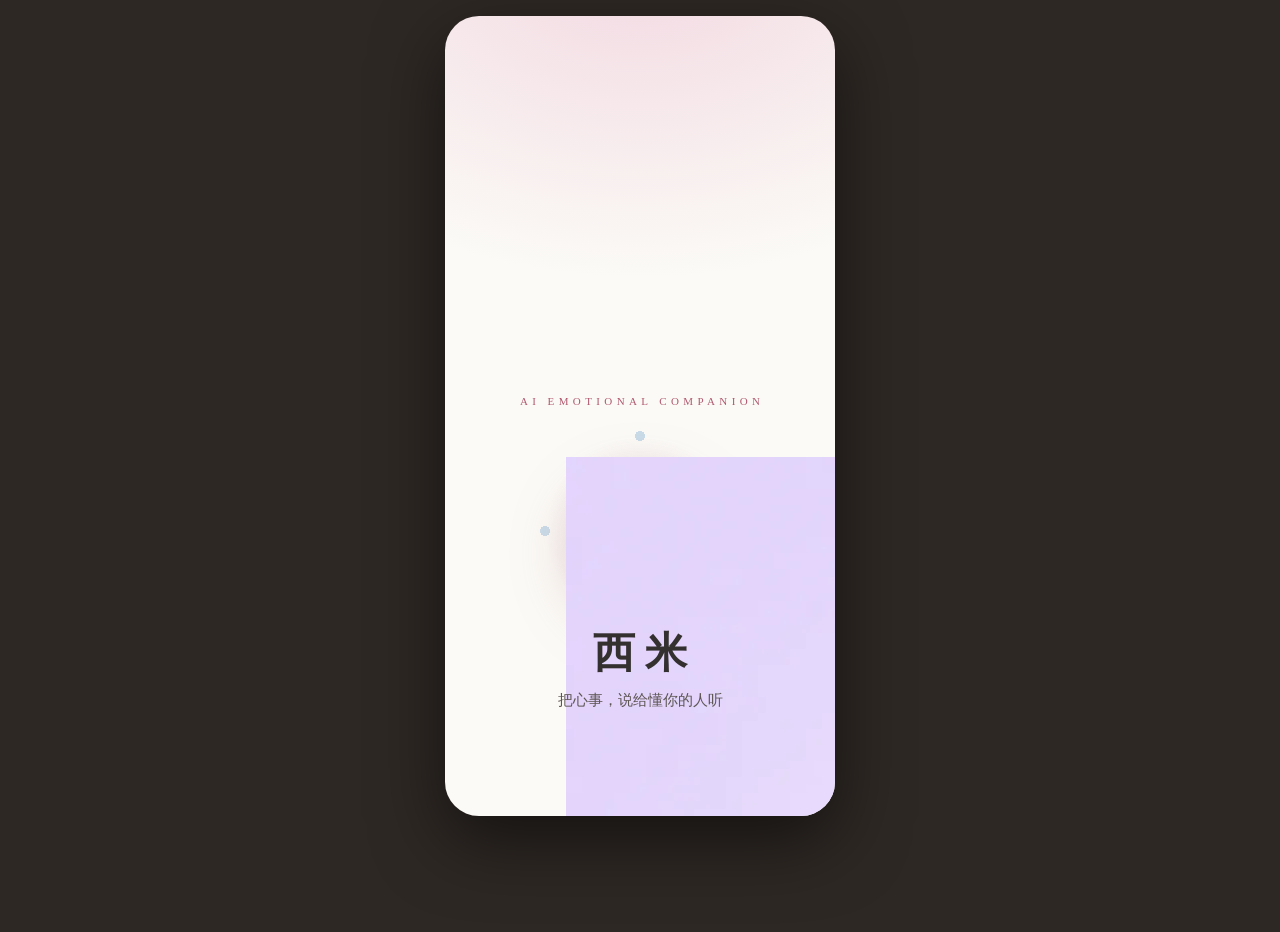
<file: online/index.html>
<!DOCTYPE html><html lang="zh"><head><meta charset="utf-8"><meta name="viewport" content="width=device-width,initial-scale=1"><title>西米 · 小程序完整体验（网页直跑）</title><link rel="stylesheet" href="styles.css"><style>body{margin:0;background:#2E2824;display:flex;justify-content:center;align-items:flex-start;min-height:100vh;padding:16px 0}#phone{width:390px;height:800px;border-radius:34px;overflow:hidden;position:relative;box-shadow:0 24px 70px rgba(0,0,0,.55);transform:translateZ(0)}#w2w-root{position:absolute;inset:0;overflow-y:auto;overflow-x:hidden;background:#F7F6F4}#w2w-overlay-root{position:absolute;inset:0;overflow-y:auto;pointer-events:none}#w2w-overlay-root>*{pointer-events:auto}</style></head><body><div id="phone"><div id="w2w-root"></div><div id="w2w-overlay-root"></div><div id="tabbar-host"></div></div><script src="pages-meta.js"></script><script src="bundle.js"></script><script src="runtime.js"></script></body></html>
</file>
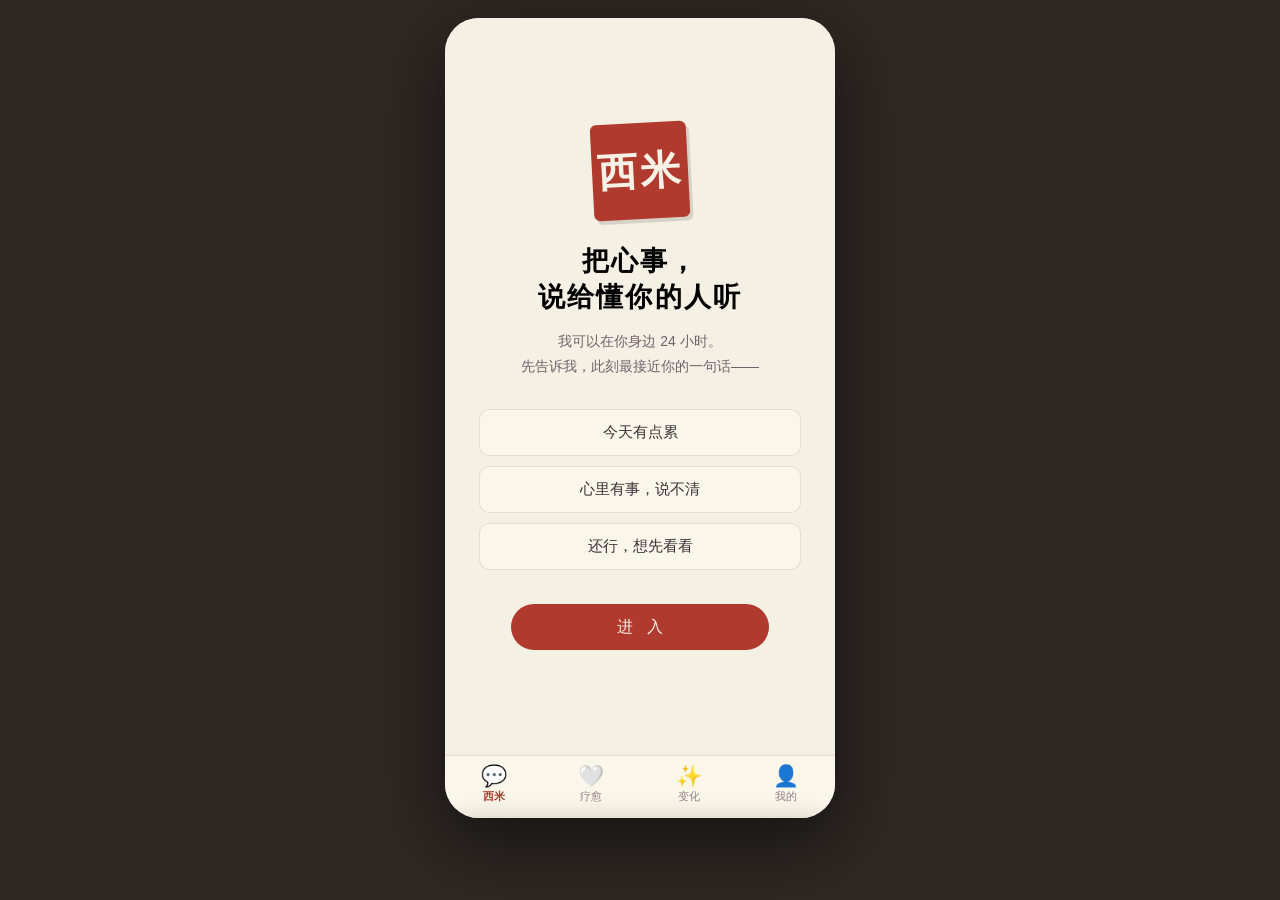
<file: demo.html>
<!DOCTYPE html><html lang="zh"><head><meta charset="utf-8"><meta name="viewport" content="width=device-width,initial-scale=1">
<title>西米 · 全流程互动体验</title>
<style>
:root{--paper:#F4F0E4;--card:#FBF6EA;--ink:#3A3036;--ink2:#6F636B;--ink3:#8C7F87;--seal:#B03A2E;--edge:rgba(120,90,70,.16);--gold:#B08D3E;--green:#3E7D5B}
*{box-sizing:border-box;-webkit-tap-highlight-color:transparent}
body{margin:0;background:#2E2824;font-family:PingFang SC,-apple-system,sans-serif;display:flex;justify-content:center;align-items:flex-start;min-height:100vh;padding:18px 0}
#phone{width:390px;height:800px;background:var(--paper);border-radius:34px;overflow:hidden;position:relative;box-shadow:0 24px 70px rgba(0,0,0,.55);display:flex;flex-direction:column}
#pages{flex:1;position:relative;overflow:hidden}
.page{position:absolute;inset:0;overflow-y:auto;display:none;background:var(--paper)}
.page.on{display:block;animation:pin .22s}
@keyframes pin{from{opacity:0;transform:translateX(14px)}to{opacity:1;transform:none}}
@media(prefers-reduced-motion:reduce){.page.on{animation:none}}
.nb-bar{padding:14px 18px 10px;font-size:16px;font-weight:600;color:var(--ink);text-align:center;border-bottom:1px solid var(--edge);position:sticky;top:0;background:var(--paper);z-index:5}
.nb-bar .back{position:absolute;left:14px;top:12px;font-size:14px;color:var(--ink2);cursor:pointer}
.nb-bar .sub{display:block;font-size:10px;font-weight:400;color:var(--ink3);letter-spacing:.2em}
/* onboard */
#p-onboard{display:flex;flex-direction:column;align-items:center;justify-content:center;text-align:center;padding:40px 34px;gap:14px}
.seal-lg{width:96px;height:96px;background:var(--seal);color:#F6F1E6;border-radius:6px;font-family:Songti SC,STSong,serif;font-size:40px;font-weight:900;display:flex;align-items:center;justify-content:center;letter-spacing:3px;transform:rotate(-3deg);box-shadow:3px 4px 0 rgba(46,40,36,.15)}
.on-t1{font-family:Songti SC,STSong,serif;font-size:27px;font-weight:900;letter-spacing:.08em;margin-top:10px}
.on-t2{color:var(--ink2);font-size:14px;line-height:1.8}
.on-opts{display:flex;flex-direction:column;gap:10px;width:100%;margin-top:16px}
.on-opt{border:1px solid var(--edge);background:var(--card);border-radius:10px;padding:13px;font-size:15px;cursor:pointer;color:var(--ink)}
.on-opt:active{background:#F1E9D6}
.enter-btn{margin-top:20px;width:80%;height:46px;border-radius:23px;background:var(--seal);color:#F6F1E6;font-size:16px;letter-spacing:.3em;text-indent:.3em;border:none;cursor:pointer}
/* home */
.hero{height:250px;position:relative;overflow:hidden;border-radius:0 0 22px 22px;background:linear-gradient(175deg,#DCE5DA,#E9E9DC 55%,#F4F0E4)}
.hero:before{content:'';position:absolute;inset:0;background:radial-gradient(130% 60% at 80% 100%,rgba(62,125,91,.18),transparent 60%),radial-gradient(90% 40% at 10% 0%,rgba(255,255,255,.5),transparent)}
.hero .hx{position:absolute;left:22px;top:34px}
.hero .hx b{font-family:Songti SC,STSong,serif;font-size:26px;letter-spacing:.3em;color:var(--seal)}
.hero .hx i{display:block;font-style:normal;font-size:10px;letter-spacing:.5em;color:var(--ink2);margin-top:2px}
.hero .hx em{display:block;font-style:normal;font-family:Songti SC,STSong,serif;font-size:17px;color:var(--ink);margin-top:44px;letter-spacing:.04em}
.hwrap{padding:16px 18px 8px}
.hq{background:var(--card);border:1px solid var(--edge);border-radius:14px;padding:14px 16px;position:relative;box-shadow:0 4px 14px rgba(58,48,54,.05)}
.hq .lb{font-size:10px;letter-spacing:.28em;color:var(--seal);font-weight:600;display:flex;justify-content:space-between;align-items:center}
.hq .lb .sh{color:var(--ink2);letter-spacing:0;border:1px solid var(--edge);border-radius:999px;padding:2px 10px;font-size:11px;cursor:pointer}
.hq .qt{font-family:Songti SC,STSong,serif;font-size:16px;line-height:1.8;margin-top:8px}
.hq .au{font-size:12px;color:var(--ink3);margin-top:6px}
.hgrid{display:grid;grid-template-columns:1fr 1fr;gap:12px;padding:14px 18px}
.hcell{background:var(--card);border:1px solid var(--edge);border-radius:14px;padding:16px;font-size:14px;cursor:pointer}
.hcell b{display:block;font-size:15px;margin-bottom:3px}
.hcell span{font-size:12px;color:var(--ink2)}
.hcell .ic{font-size:20px;margin-bottom:8px;display:block}
/* hero ximi orb */
.orb{width:64px;height:64px;border-radius:50%;background:radial-gradient(circle at 32% 30%,#B9A6F2,#7C5CD6 60%,#5A3FB0);box-shadow:0 6px 18px rgba(122,92,214,.45),inset -6px -8px 14px rgba(255,255,255,.25);position:relative;cursor:pointer}
.orb:after{content:'◡ ‿ ◡';position:absolute;inset:0;display:flex;align-items:center;justify-content:center;font-size:13px;color:#fff;letter-spacing:-1px}
.orb-row{display:flex;align-items:flex-end;gap:10px;padding:0 18px 6px;margin-top:-46px;position:relative;z-index:2}
.orb-bub{background:#FFFDF4;border:1px solid var(--edge);border-radius:4px 14px 14px 14px;padding:10px 14px;font-size:13px;color:var(--ink);box-shadow:0 4px 12px rgba(58,48,54,.06);flex:1;cursor:pointer}
.orb-meta{padding:6px 18px 0;font-size:11px;color:var(--ink3);display:flex;gap:6px;align-items:center}
.dot{width:5px;height:5px;border-radius:50%;background:var(--green);display:inline-block}
/* content */
.gr-theme{margin:16px 18px;background:var(--card);border:1px solid var(--edge);border-radius:14px;padding:16px 18px}
.gr-theme .lb{font-size:10px;letter-spacing:.24em;color:var(--seal);font-weight:600}
.gr-theme .tb{font-family:Songti SC,STSong,serif;font-size:21px;font-weight:400;line-height:1.35;margin-top:6px}
.gr-theme .tm{font-size:11px;color:var(--ink3);margin-top:8px}
.nb{margin:0 18px;background:var(--card);border:1px solid var(--edge);border-radius:6px 14px 14px 14px;padding:14px 16px;cursor:pointer;position:relative}
.nb:before{content:'';position:absolute;top:-8px;left:20px;width:64px;height:14px;background:rgba(226,205,160,.9);transform:rotate(-3deg);border-radius:2px}
.nb .nb-t{font-family:Songti SC,STSong,serif;font-size:17px;font-weight:700}
.nb .nb-t span{font-size:10px;color:var(--ink3);letter-spacing:.2em;font-weight:400;margin-left:8px}
.nb .nb-line{font-size:14px;color:var(--ink2);margin:8px 0 10px}
.nb .nb-meta{display:flex;justify-content:space-between;font-size:11px;color:var(--ink3)}
.nb .nb-go{color:var(--seal)}
.col-card{margin:12px 18px;background:var(--card);border:1px solid var(--edge);border-radius:14px;overflow:hidden;cursor:pointer}
.col-card img,.col-card .colbg{width:100%;height:110px;object-fit:cover;display:block;background:linear-gradient(160deg,#D8E2D4,#EFE9D8)}
.col-card .cb{padding:12px 16px}
.col-card .cb b{font-size:15px}
.col-card .cb p{font-size:12px;color:var(--ink2);margin:4px 0 0;display:-webkit-box;-webkit-line-clamp:2;-webkit-box-orient:vertical;overflow:hidden}
/* grow */
.grow-hero{margin:16px 18px;border-radius:16px;height:210px;position:relative;overflow:hidden;background:radial-gradient(120% 90% at 70% 10%,#3A3550,#191A26 70%)}
.grow-hero .gt{position:absolute;left:20px;top:22px;color:#E8E2D2;font-family:Songti SC,STSong,serif}
.grow-hero .gt b{font-size:22px;display:block}
.grow-hero .gt span{font-size:11px;color:#B9B2A0;letter-spacing:.2em}
.grow-hero .gl{position:absolute;left:20px;bottom:22px;color:#E8E2D2}
.grow-hero .gl b{font-size:30px}
.grow-hero .gl span{font-size:12px;color:#B9B2A0}
.lamps{position:absolute;inset:0}
.lamp{position:absolute;width:7px;height:7px;border-radius:50%;background:#D9B96A;box-shadow:0 0 8px 2px rgba(217,185,106,.55);opacity:.9}
.lamp.dim{background:#4A4A5A;box-shadow:none;opacity:.4}
.gstats{display:grid;grid-template-columns:repeat(3,1fr);gap:12px;margin:14px 18px}
.gstat{background:var(--card);border:1px solid var(--edge);border-radius:14px;text-align:center;padding:14px 0}
.gstat b{font-size:24px;color:var(--seal);font-family:Songti SC,STSong,serif}
.gstat span{display:block;font-size:11px;color:var(--ink2);margin-top:3px}
.tl{margin:0 18px 20px}
.tl-item{border-left:2px solid var(--edge);padding:0 0 16px 14px;position:relative}
.tl-item:before{content:'';position:absolute;left:-5px;top:4px;width:8px;height:8px;border-radius:50%;background:var(--card);border:2px solid var(--ink3)}
.tl-item .tt{font-size:11px;color:var(--ink3)}
.tl-item .tx{font-size:14px;margin-top:3px}
.tl-item .tg{font-size:11px;color:var(--gold);margin-top:3px}
/* me */
.me-card{margin:16px 18px;background:var(--card);border:1px solid var(--edge);border-radius:14px;padding:18px;display:flex;gap:14px;align-items:center}
.me-av{width:58px;height:58px;border-radius:50%;background:linear-gradient(150deg,#D8CDE0,#C7B9D8);display:flex;align-items:center;justify-content:center;font-size:24px}
.me-card b{font-size:17px}
.me-card span{display:block;font-size:12px;color:var(--ink2);margin-top:3px}
.member{margin:0 18px 14px;background:linear-gradient(150deg,#3A3036,#241F1D);color:#E8D9B4;border-radius:14px;padding:16px 18px;font-size:13px}
.member b{font-size:15px;color:#F0E6D2;display:block;margin-bottom:3px}
.mrows{margin:0 18px}
.mrow{display:flex;justify-content:space-between;align-items:center;padding:15px 4px;border-bottom:1px solid var(--edge);font-size:14px;cursor:pointer}
.mrow:after{content:'›';color:var(--ink3)}
.mrow span{color:var(--ink3);font-size:12px}
/* chat */
.modebar{display:flex;gap:18px;padding:10px 18px;font-size:14px;color:var(--ink3);border-bottom:1px solid var(--edge);position:sticky;top:49px;background:var(--paper);z-index:5}
.modebar span{cursor:pointer;padding-bottom:6px}
.modebar span.on{color:var(--ink);font-weight:600;border-bottom:2px solid var(--seal)}
#msgs{padding:14px 16px 8px;display:flex;flex-direction:column;gap:10px}
.msg{max-width:78%;padding:11px 14px;border-radius:14px;font-size:14px;line-height:1.7;white-space:pre-wrap}
.msg.ai{background:var(--card);border:1px solid var(--edge);border-radius:4px 14px 14px 14px;align-self:flex-start}
.msg.user{background:#EFE3D2;border-radius:14px 4px 14px 14px;align-self:flex-end}
.msg.role{background:#F3E4D8;border:1px solid rgba(176,141,62,.35);border-radius:4px 14px 14px 14px;align-self:flex-start}
.msg.role .rt{display:block;font-size:10px;color:var(--gold);letter-spacing:.2em;margin-bottom:4px}
.typing{align-self:flex-start;color:var(--ink3);font-size:13px;padding:4px 2px}
.chips{align-self:flex-start;display:flex;flex-wrap:wrap;gap:8px}
.chip{border:1px solid rgba(176,141,62,.5);color:var(--ink);border-radius:999px;padding:7px 14px;font-size:13px;cursor:pointer;background:#FDF8EC}
.chip.coach{border-color:rgba(176,141,62,.8)}
.nudge{align-self:stretch;background:#F3E4D8;border-radius:12px;padding:12px 14px;font-size:13px;display:flex;gap:10px;align-items:center}
.nudge button{border:none;background:var(--seal);color:#fff;border-radius:999px;padding:6px 12px;font-size:12px;cursor:pointer;flex:none}
#composer{display:flex;gap:10px;padding:10px 14px 14px;border-top:1px solid var(--edge);background:var(--paper)}
#composer input{flex:1;border:1px solid var(--edge);border-radius:999px;height:40px;padding:0 16px;font-size:14px;background:#FFFDF4;color:var(--ink);outline:none}
#composer button{width:40px;height:40px;border-radius:50%;background:var(--seal);color:#fff;border:none;font-size:17px;cursor:pointer}
/* crisis card */
#crisis{position:absolute;inset:0;background:rgba(46,40,36,.45);display:none;align-items:center;justify-content:center;z-index:50;padding:30px}
#crisis.on{display:flex}
#crisis .cc{background:var(--card);border-radius:18px;padding:26px 22px;text-align:center;width:100%}
#crisis .cc .h{font-size:17px;font-weight:700;margin:12px 0 8px}
#crisis .cc p{font-size:13px;color:var(--ink2);line-height:1.9;margin:0}
#crisis .cc .hot{font-size:15px;font-weight:700;margin:10px 0 16px}
#crisis .cc .call{display:block;background:var(--seal);color:#fff;border-radius:12px;padding:13px;font-size:15px;text-decoration:none;cursor:pointer}
#crisis .cc .calm{margin-top:10px;color:var(--ink3);font-size:13px;cursor:pointer;padding:8px}
#crisis .cc .calm.dis{opacity:.45;cursor:not-allowed}
#crisis .cc .safe{font-size:11px;color:var(--ink3);margin-top:10px}
/* overlays: sheet */
.sheet{position:absolute;left:0;right:0;bottom:0;background:var(--card);border-radius:18px 18px 0 0;padding:16px 18px 22px;transform:translateY(105%);transition:transform .25s;z-index:40;box-shadow:0 -8px 30px rgba(46,40,36,.18)}
.sheet.on{transform:none}
.sheet h4{margin:0 0 4px;font-size:16px}
.sheet .sh-sub{font-size:12px;color:var(--ink2);margin-bottom:12px}
.sheet textarea{width:100%;height:110px;border:1px solid var(--edge);border-radius:10px;padding:10px;font-size:14px;font-family:inherit;background:#FFFDF4;resize:none;outline:none}
.sheet .schips{display:flex;flex-wrap:wrap;gap:8px;margin-bottom:10px}
.sheet .schip{font-size:12px;border:1px solid var(--edge);border-radius:999px;padding:4px 11px;cursor:pointer;color:var(--ink2)}
.sheet .schip.on{border-color:var(--seal);color:var(--seal)}
.btn{width:100%;height:44px;border-radius:22px;background:var(--seal);color:#fff;border:none;font-size:15px;cursor:pointer;margin-top:12px}
.btn.ghost{background:none;border:1px solid var(--edge);color:var(--ink2)}
/* consultants / cdetail / report */
.c-card{margin:14px 18px;background:var(--card);border:1px solid var(--edge);border-radius:14px;padding:16px;display:flex;gap:14px;cursor:pointer;align-items:center}
.c-av{width:56px;height:56px;border-radius:10px;flex:none;display:flex;align-items:center;justify-content:center;font-size:22px;color:#fff;font-family:Songti SC,STSong,serif}
.c-card b{font-size:16px}
.c-card .ct{font-size:11px;color:var(--ink2);margin-top:2px}
.c-card .cp{font-size:13px;color:var(--seal);margin-top:4px;font-weight:600}
.cd-head{text-align:center;padding:24px 18px 14px}
.cd-av{width:86px;height:86px;border-radius:14px;margin:0 auto 10px;display:flex;align-items:center;justify-content:center;font-size:34px;color:#fff;font-family:Songti SC,STSong,serif}
.cd-head h3{margin:0;font-size:19px}
.cd-head .ct{font-size:12px;color:var(--ink2);margin-top:4px}
.cd-stats{display:flex;justify-content:center;gap:26px;margin:14px 0}
.cd-stats div{text-align:center}
.cd-stats b{font-size:17px;display:block}
.cd-stats span{font-size:11px;color:var(--ink3)}
.cd-body{margin:0 18px;background:var(--card);border:1px solid var(--edge);border-radius:14px;padding:14px 16px;font-size:13px;line-height:1.9;color:var(--ink2)}
.cd-tags{display:flex;flex-wrap:wrap;gap:8px;margin:12px 18px}
.cd-tags span{font-size:11px;border:1px solid var(--edge);border-radius:999px;padding:3px 10px;color:var(--ink2)}
.slots{display:flex;flex-wrap:wrap;gap:9px;margin:10px 18px}
.slot{border:1px solid var(--edge);border-radius:8px;padding:8px 13px;font-size:13px;cursor:pointer;background:var(--card);color:var(--ink)}
.slot.on{border-color:var(--seal);color:var(--seal);background:#F9EDE4}
.rep{margin:16px 18px;background:var(--card);border:1px solid var(--edge);border-radius:16px;padding:20px 18px}
.rep .rh{text-align:center;border-bottom:1px solid var(--edge);padding-bottom:14px;margin-bottom:14px}
.rep .rh .sh{font-size:26px}
.rep .rh b{font-family:Songti SC,STSong,serif;font-size:19px;display:block;margin-top:6px}
.rep .rh span{font-size:10px;letter-spacing:.3em;color:var(--ink3)}
.rep .sec{margin-top:13px}
.rep .sec .sl{font-size:12px;color:var(--gold);font-weight:600}
.rep .sec p{margin:5px 0 0;font-size:13px;line-height:1.8}
.rep .emotions{display:flex;gap:8px;flex-wrap:wrap;margin-top:6px}
.rep .emotions span{border:1px solid var(--edge);background:#F1E9D6;border-radius:8px;padding:4px 12px;font-size:13px}
.rep .ubar{height:6px;border-radius:3px;background:#EDE5D2;overflow:hidden;margin-top:7px}
.rep .ubar i{display:block;height:100%;background:var(--seal);border-radius:3px}
.rep .disc{font-size:11px;color:var(--ink3);text-align:center;margin-top:14px}
/* pay sheet */
.paysum{display:flex;justify-content:space-between;font-size:14px;padding:8px 0}
.paysum.total{font-weight:700;border-top:1px dashed var(--edge);margin-top:6px;padding-top:12px}
.paysum.total b{color:var(--seal);font-size:18px}
/* toast */
#toast{position:absolute;left:50%;bottom:110px;transform:translateX(-50%);background:rgba(46,40,36,.92);color:#F6F1E6;font-size:13px;border-radius:999px;padding:9px 18px;opacity:0;transition:opacity .25s;z-index:80;pointer-events:none;max-width:82%;text-align:center}
#toast.on{opacity:1}
/* tabbar */
#tabbar{display:flex;border-top:1px solid var(--edge);background:var(--card);padding:8px 0 14px}
#tabbar .tb-i{flex:1;text-align:center;font-size:11px;color:var(--ink3);cursor:pointer}
#tabbar .tb-i .ic{font-size:21px;display:block;margin-bottom:1px}
#tabbar .tb-i.on{color:var(--seal);font-weight:600}
.hidden{display:none!important}
</style></head><body>
<div id="phone">
<div id="pages">
  <section class="page" id="p-onboard"></section>
  <section class="page" id="p-home"></section>
  <section class="page" id="p-chat"><div class="nb-bar">西米<span class="sub">24H 倾听中 · 点气泡聊聊</span></div>
    <div class="modebar"><span data-mode="friend" class="on">闺蜜</span><span data-mode="coach">教练</span></div>
    <div id="msgs"></div>
    <div id="composer"><input id="chat-input" placeholder="想到哪，说到哪…"><button id="send-btn">↑</button></div>
  </section>
  <section class="page" id="p-content"><div class="nb-bar">每日成长</div><div id="content-body"></div></section>
  <section class="page" id="p-grow"><div class="nb-bar">我的变化</div><div id="grow-body"></div></section>
  <section class="page" id="p-me"><div class="nb-bar">我的</div><div id="me-body"></div></section>
  <section class="page" id="p-consultants"><div class="nb-bar"><span class="back" data-go="home">‹ 返回</span>咨询师</div><div id="cons-body"></div></section>
  <section class="page" id="p-cdetail"><div class="nb-bar"><span class="back" data-go="consultants">‹ 返回</span>咨询师详情</div><div id="cd-body"></div></section>
  <section class="page" id="p-prediag"><div class="nb-bar"><span class="back" data-go="home">‹ 返回</span>预诊断</div><div id="pd-body" style="padding:0 0 20px"></div></section>
  <section class="page" id="p-report"><div class="nb-bar">预诊断完成</div><div id="rp-body"></div></section>
</div>
<div id="crisis"><div class="cc"><div class="sh" style="font-size:26px">♡</div><div class="h">您的情况可能需要专业支持</div><p>我们已为你预留紧急咨询通道<br>24小时心理援助热线</p><div class="hot">400-161-9995</div><a class="call" href="tel:4001619995">立即拨打热线</a><div class="calm dis" id="calm-btn">我先冷静一下</div><div class="safe">为保障你的安全，此提醒暂不可关闭</div></div></div>
<div class="sheet" id="jnl-sheet"><h4>情绪手记</h4><div class="sh-sub">今天想记下什么？不用条理，写乱一点也行。</div><div class="schips" id="jnl-chips"></div><textarea id="jnl-text" placeholder="今天……"></textarea><button class="btn" id="jnl-send">写完，点亮一盏灯</button><button class="btn ghost" id="jnl-close">先不写了</button></div>
<div class="sheet" id="pay-sheet"><h4>确认订单</h4><div class="sh-sub" id="pay-who"></div><div class="paysum"><span>预约时段</span><span id="pay-slot"></span></div><div class="paysum"><span>诊断报告</span><span>已附 · 咨询师可提前了解</span></div><div class="paysum total"><span>合计</span><b id="pay-amt"></b></div><button class="btn" id="pay-do" style="background:var(--green)">微信支付</button><div class="sh-sub" style="margin-top:10px;text-align:center">支付成功后跳转企业微信，咨询师确认后服务开始</div><button class="btn ghost" id="pay-close">再想想</button></div>
<div id="toast"></div>
<div id="tabbar">
<div class="tb-i on" data-tab="home"><span class="ic">💬</span>西米</div>
<div class="tb-i" data-tab="content"><span class="ic">🤍</span>疗愈</div>
<div class="tb-i" data-tab="grow"><span class="ic">✨</span>变化</div>
<div class="tb-i" data-tab="me"><span class="ic">👤</span>我的</div>
</div>
</div>
<script>
window.wx={request(){},getStorageSync(){return null},setStorageSync(){},getSystemInfoSync(){return{windowWidth:390}}}
window.require=function(n){if(n.indexOf("stores/user")>=0)return{get(){return null},set(){}};if(n.indexOf("modules/crisis")>=0)return window.__crisisMod||{};return {};};
const module={exports:{}};const exports=module.exports;
/* 西米对话剧本（2026-10-09 从甲方排版基准原型移植）
 *
 * 来源：backend/docs/02-设计/甲方排版基准-西米演示-2026-10-09/西米-交互演示-粉蓝水彩版.html
 *      原型的 script 段是一堆 async 函数（内部直接操作 DOM）。此处**改写成纯数据 + 小 runner**：
 *        - 分支 = 数据节点，页面负责渲染（可 jest 直接断言，不需要模拟器）
 *        - 副作用（开浮层/点灯/toast/陪伴承接/切模式）变成声明式字段，由页面执行
 *      文案逐字照抄，未改一字。
 *
 * 节点字段：
 *   say     [{s:'', role:true?}] 或 ['']   —— 要说的台词；role:true = 演练中「他」的气泡
 *   chips   [{t,k,coach}]                  —— 说完后给的选项
 *   coach   true                           —— 进入前先切教练模式（原型 S['sort'] 的 if mode!=='coach'）
 *   confirm {text,yes,no,yesGo,noSay}      —— 轻确认卡（原型 confirmCard）
 *   open    'ovBreath'|'ovWrite'           —— 开浮层
 *   lamp    true                           —— 点亮一盏灯
 *   toast   '...'                          —— 提示
 *   nudge   true                           —— 陪伴承接（全场只出现一次）
 *   wait    毫秒                            —— 台词说完后的停顿（原型 await wait）
 *
 * 红线：**危机分支不走本表**。原型 freeform 里的危机正则与热线号码（12356）不移植，
 *      一律走 modules/crisis.js 的项目基线（热线 400-161-9995）。
 */

/* ---------- 自由输入的兜底分支（原型 freeform 里内联、无 S 键的三条） ---------- */
const FREE_NODES = {
  '__sleepy': {
    say: ['睡不着的时候，脑子反而最忙。', '先别跟它较劲。要不要试试呼吸？四分钟，把身体先放下来。'],
    chips: [{ t: '好，试一下', k: 'x-breath' }, { t: '想先说说', k: 'company' }]
  },
  '__tired-free': {
    say: ['嗯，我听见了。', '别急着说清楚，先说出来就行。', '今天最难的是哪一下？'],
    chips: [{ t: '说不清，就是累', k: 't-vague' }, { t: '有件具体的事', k: 't-specific' }]
  },
  '__fallback': {
    say: ['嗯，我在听。', '再往下说一点——这件事在哪一刻最让你难受？'],
    chips: [{ t: '有件事想理一理', k: 'sort', coach: true }, { t: '就想说说感受', k: 'company' }]
  },
  /* 轻确认卡的「先不用」支线（原型 confirmCard 的 onNo） */
  '__keep-friend': { say: ['行。那就先不解决它。', '你说，我听着。'] }
};

/* ---------- 36 条剧本分支 ---------- */
const BRANCHES = {
  /* 累 / 说不清 */
  'tired': {
    say: ['嗯，我听见了。', '不用急着说是什么事。累本身，就够说一会儿了。', '今天哪一段最难熬？'],
    chips: [
      { t: '说不清，就是累', k: 't-vague' },
      { t: '有件具体的事', k: 't-specific' },
      { t: '就想有人陪一会儿', k: 't-company' }
    ]
  },
  't-vague': {
    say: ['说不清是对的。', '真的累的时候，人是没有力气去分析"为什么累"的。',
      '那就先不说原因。今天有没有哪一刻，你稍微松了一点点？'],
    chips: [{ t: '有，晚上一个人待着的时候', k: 't-a' }, { t: '没有，一整天都绷着', k: 't-b' }]
  },
  't-a': {
    say: ['那说明你还需要一点"一个人的时候"。', '不用多，每天二十分钟就够。', '今晚那二十分钟，你想怎么过？'],
    chips: [{ t: '我想试试那个呼吸练习', k: 'x-breath' }, { t: '就想躺着什么都不干', k: 'x-rest' }]
  },
  'x-breath': {
    say: ['好。我带你去。', '跟着圆走就行，不用做对。'],
    wait: 700, open: 'breath'
  },
  'x-rest': { say: ['那就躺着。什么都不干也是正经事。', '明天这个时候，我还在这儿。'] },
  't-b': {
    say: ['一整天都绷着——那不是你不够放松，是你今天真的没有可以放松的空档。',
      '不用逼自己现在就松下来。', '要不要先做一轮呼吸？四分钟，什么都不用想。'],
    chips: [{ t: '好，做一轮', k: 'x-breath' }, { t: '算了，我想说说话', k: 'company' }]
  },
  't-specific': {
    say: ['好，那你挑一件说。', '不用讲前因后果，就说今天最难受的那一下，是什么时候。'],
    chips: [{ t: '跟我老公有关', k: 'husband' }, { t: '跟孩子有关', k: 'child' }, { t: '跟我自己有关', k: 'self' }]
  },
  't-company': {
    say: ['行，我在。', '你不用非得说什么。想安静一会儿也行，我不催。', '想说话的时候，随便哪句都可以开头。'],
    chips: [{ t: '今天过得很没意思', k: 'flat' }, { t: '我是不是有点矫情', k: 'selfblame' }]
  },

  /* 没意思 / 时间 */
  'flat': {
    say: ['"没意思"这三个字，比"难过"更耗人。', '难过是有由头的，没意思是没有。',
      '最近这种"没意思"，是从什么时候开始的？'],
    chips: [{ t: '有一阵子了', k: 'flat-long' }, { t: '就这几天', k: 'flat-short' }]
  },
  'flat-long': {
    say: ['有一阵子了……那它已经不只是心情了，更像是一种底色。',
      '这种时候，我建议你别急着"让自己开心起来"。',
      '先把每天的一件事找回来——一件你真的想做、而不是应该做的事。'],
    nudge: true,
    chips: [{ t: '我想不出有什么事想做', k: 'sort' }, { t: '有，但我总没时间', k: 'x-time' }]
  },
  'flat-short': {
    say: ['那可能只是这几天太满了。', '不用处理，让它自己过去。', '倒是可以记一下，看看它下次什么时候来。'],
    chips: [{ t: '好，我去记一下', k: 'x-write' }]
  },
  'x-time': {
    say: ['"总没时间"通常不是时间的问题，是那件事排在所有人后面。',
      '这周挑一件，把它排到别人前面一次试试。', '要不要我陪你把这件小事定下来？'],
    chips: [{ t: '好', k: 'sort' }]
  },
  'x-write': {
    say: ['我给你开一页纸。', '写多写少都行，主要是写给你自己看的。'],
    wait: 700, open: 'write'
  },

  /* 自我责备 */
  'selfblame': {
    say: ['不矫情。', '一个人愿意把自己的感受拿出来说，是件挺不容易的事。',
      '你会觉得矫情，多半是以前有人说你"想太多"。'],
    chips: [{ t: '……你怎么知道', k: 'know' }, { t: '嗯，从小就这样', k: 'growup' }]
  },
  'know': {
    say: ['因为这句话很常见，尤其是在把家里撑起来的人身上。',
      '撑着的人，最没有资格说累——这是别人给你的规矩，不是事实。', '今天你可以累。']
  },
  'growup': {
    say: ['从小就这样，那这句话在你身上已经待了很多年了。', '今天先不拆它。',
      '你只试一件事：下次想说"我是不是矫情"的时候，把它换成一个陈述句——"我现在很难受"。'],
    chips: [{ t: '好，我试试', k: 'x-lamp' }]
  },
  'x-lamp': {
    say: ['记下了。', '我把这件小事放进你的变化里，明天你还能看到。'],
    lamp: true, toast: '已记录 · 点亮一盏灯'
  },

  /* 教练组 */
  'sort': {
    coach: true,
    say: ['先给我三样东西就够了：', '这件事跟谁有关、大概发生了什么、你最想要的结果是什么。',
      '不用写得整齐，想到什么说什么。'],
    chips: [
      { t: '跟我老公，总是为同一件事吵', k: 'husband-sort', coach: true },
      { t: '跟我婆婆，住一起很难受', k: 'mil-sort', coach: true },
      { t: '跟孩子，怎么说都不听', k: 'child-sort', coach: true }
    ]
  },
  'advice': {
    coach: true,
    say: ['可以。但我要先知道细节，不然给的都是没用的建议。',
      '先说最近一次——发生了什么，你当时怎么说的，对方什么反应？'],
    chips: [{ t: '我来说一次最近的', k: 'sort', coach: true }, { t: '太多了，不知道从哪说', k: 'sort', coach: true }]
  },
  'longtime': {
    coach: true,
    say: ['卡了很久的事，通常不是难在不知道怎么做。', '是难在——每个选项你都不想选。', '说说看，卡在哪一步？'],
    chips: [{ t: '我知道该做什么，但做不到', k: 'cant-do', coach: true },
      { t: '我不知道该选哪个', k: 'cant-choose', coach: true }]
  },
  'cant-do': {
    say: ['知道该做但做不到，一般是这件事太大，或者第一次做要付出的代价太高。', '我们把它切小。',
      '如果只做这件事的第一步，那个第一步是什么？'],
    chips: [{ t: '开口跟他说', k: 'husband-sort', coach: true }, { t: '先不管了，太累', k: 'tired' }]
  },
  'cant-choose': {
    say: ['选不出来，往往是因为你在拿"对不对"衡量。', '换个尺子：哪个选项让你更接近你想成为的那种人？',
      '说说两个选项分别是什么。'],
    chips: [{ t: '留还是走', k: 'husband-sort', coach: true }, { t: '说还是忍', k: 'husband-sort', coach: true }]
  },

  /* 冲突演练主线 */
  'husband-sort': {
    say: ['同一件事反复吵，通常不是这件事本身。', '是这件事背后，有个东西一直没被回应。',
      '我得先知道细节。', '先说最近一次——为了什么事，你当时怎么说的，他什么反应？'],
    chips: [
      { t: '演练一下，我该怎么说', k: 'drill-start', coach: true },
      { t: '我来说说上次的情况', k: 'drill-detail', coach: true }
    ]
  },
  'drill-detail': {
    say: ['好，你说。', '不用修饰，原话最好——包括他回你的那一句。'],
    chips: [{ t: '每次我一开口他就说"你又来了"', k: 'drill-start', coach: true }]
  },
  'drill-start': {
    drill: true,
    say: ['好。规则说一遍：', '我来演他，按他平时的样子反应。', '我不会演一个理想的丈夫——那样练了没用。',
      '你先说第一句。想好了就发给我。'],
    toast: '演练中 · 用你平时会说的话发给我'
  },
  'drill-again': { say: ['来。你先说第一句。', '这次记住：不翻总账，只说这一件。'] },
  'drill-save': {
    drillEnd: true,
    say: ['记下了。', '我把它做成了一张话术卡，放进你的变化里——开口前可以再看一眼。', '明天回来告诉我他怎么回的。'],
    lamp: true, toast: '话术卡已存 · 点亮一盏灯', wait: 900, nudge: true
  },

  /* 老公 / 骂 / 孩子 / 自己 / 婆婆 */
  'husband': {
    say: ['跟他有关。', '那你现在最想的是——让他明白你，还是让这件事有个结果？'],
    chips: [{ t: '想让他明白我', k: 'husband-sort', coach: true },
      { t: '想让这件事别再发生', k: 'husband-sort', coach: true }, { t: '就想骂他一顿', k: 'mad' }]
  },
  'mad': {
    say: ['想骂就骂，在我这儿不用忍着。', '骂完我们再看他那边到底卡在哪。'],
    chips: [{ t: '算了，骂也没用', k: 'husband-sort', coach: true }]
  },
  'child': {
    say: ['孩子的难，多半不是当下这一件事。', '是"我说了他也不听"，一天天堆起来的无力。', '最近一次是哪件事？'],
    chips: [{ t: '写作业，每天都要吼', k: 'child-hw' }, { t: '不肯跟我说话', k: 'child-quiet' }]
  },
  'child-hw': {
    say: ['每天都要吼——那问题可能不在作业，在这个"每天"上。', '吼是有效的，但代价是你们俩都在耗。',
      '要不要看看有没有别的办法？'],
    chips: [{ t: '好，帮我理理', k: 'sort', coach: true }, { t: '算了，先这样吧', k: 'x-rest' }]
  },
  'child-quiet': {
    say: ['他不说，不一定是没话说。', '有可能是他试过说，结果被否掉了。',
      '你最近一次听到他主动说点什么，是什么时候？'],
    chips: [{ t: '想不起来了', k: 'sort', coach: true }]
  },
  'self': {
    say: ['跟自己有关。', '这挺重要的——很多人说了一圈，最后才敢承认其实是自己的事。', '你想说说吗？'],
    chips: [{ t: '我觉得我把日子过成这样', k: 'selfblame' }, { t: '我也不知道怎么了', k: 't-vague' }]
  },
  'mil-sort': {
    say: ['同住这件事，难的不是合不来，是没有边界。', '先不急着改善关系。',
      '我最想知道的是：哪几件事是你绝对不能让步的？'],
    chips: [{ t: '孩子怎么教', k: 'mil-a', coach: true }, { t: '家里的事谁做主', k: 'mil-a', coach: true }]
  },
  'mil-a': {
    say: ['好，这是原则事——原则事不谈感受，谈安排。', '而且最好不是你去说，是你丈夫去说。',
      '要不要我帮你理一下，怎么跟他开这个口？'],
    chips: [{ t: '好，帮我理理', k: 'husband-sort', coach: true }]
  },
  'child-sort': {
    say: ['"怎么说都不听"——这句话里有两个信息。', '一是你已经说过很多次了；二是他现在对你说的话有免疫了。',
      '我们先做一件事：这周只挑一个行为改，其他先放。', '你想先挑哪个？'],
    chips: [{ t: '写作业', k: 'child-hw', coach: true }, { t: '看手机', k: 'child-hw', coach: true }]
  },

  'company': {
    say: ['行，那就先不解决它。', '你说，我听着。']
  }
};

/* ⚠ 与原型的**唯一**一处结构性偏差（显式登记，不藏）：
 *   原型里多处芯片写 k:'company'，但 S 表里**没有** S['company'] —— 是悬空键。
 *   它的实际行为会掉进 freeform 兜底，再问一遍「这件事在哪一刻最让你难受？」，形成软循环。
 *   本移植给 company 一个明确收束，文案直接取自原型确认卡「先不用，就想说说」的 onNo 支线
 *   （['行。那就先不解决它。','你说，我听着。']），未自创一字。
 *   tools/__tests__/x-ximi.test.js 里有一条用例专门锁定"原型 36 键全覆盖 + 仅多这一条"。 */

/* ---------- 轻确认卡（原型 freeform 的 asksHow 支线） ---------- */
const COACH_CONFIRM = {
  lead: ['听见了。这件事你想说的，我大概明白。'],
  text: '要不要我帮你理一理？我会问几个具体的，然后给你一个能用的做法。',
  yes: '好，帮我理理',
  no: '先不用，就想说说',
  yesGo: 'sort',
  noGo: '__keep-friend'
};

/* ---------- 自由输入的关键词分流（原型 freeform，逐条照抄） ----------
 * 顺序即优先级：asksHow → 婆婆 → 孩子 → 老公 → 累 → 兜底
 * crisis 不在此表（红线：走 modules/crisis.js 的前置过滤） */
const FREE_RE = {
  asksHow: /怎么办|该不该|怎么解决|有什么办法|怎么才能|如何是好|救我/,
  sleepy: /睡不着|失眠|半夜醒/,
  tired: /累|烦|难受|委屈|撑不住|崩溃|想哭/,
  husband: /老公|丈夫|他|伴侣/,
  mil: /婆婆|婆家/,
  child: /孩子|儿子|女儿|娃/
};

/* 自由输入 → 节点键（不含 asksHow，见 route） */
function routeFree(text) {
  const t = String(text || '');
  if (FREE_RE.mil.test(t)) return 'mil-sort';
  if (FREE_RE.child.test(t)) return 'child-sort';
  if (FREE_RE.husband.test(t)) return 'husband-sort';
  if (FREE_RE.tired.test(t)) return '__tired-free';
  return '__fallback';
}

/* 自由输入的**完整**分流，顺序严格照原型 freeform：
 *   睡不好 → 问怎么办 → 婆婆 → 孩子 → 老公 → 累 → 兜底
 * 返回：
 *   { k: '节点键' }        直接走该节点
 *   { confirm: true }     闺蜜模式下问「要不要帮你理一理」→ 轻确认卡
 * 危机不在本表：红线，由页面用 modules/crisis 在**最前面**拦（原型也是第一个判断）。
 */
function route(text, mode) {
  const t = String(text || '');
  if (FREE_RE.sleepy.test(t)) return { k: '__sleepy' };
  if (FREE_RE.asksHow.test(t)) return mode === 'friend' ? { confirm: true } : { k: 'sort' };
  return { k: routeFree(t) };
}

/* ---------- 演练：按你发的话选他的一种反应 + 点评 ----------
 * 逐条照抄原型 drillReply（防御式 / 示弱式 / 沉默式三套） */
const DRILL = {
  defensive: {
    re: /你总是|你从来|你每次都|凭什么|你就不能|为什么你/,
    role: '你又来了。\n我上班一天回来，你就不能让我清静会儿？',
    review: [
      '（回到我）刚才那句，我作为他会立刻竖起来——因为开头是"你总是"。',
      '这三个字一出来，后面说什么他都听不见了。',
      '换一个开头：只说这一次、只说一件事，从"我"起头。',
      '比如：「昨天你答应孩子的事没做到，我一个人应付了一晚上，挺难的。」',
      '再来一次？'
    ]
  },
  soft: {
    re: /我|觉得|希望|有点|挺/,
    role: '……我没说不做啊。\n你别什么事都上纲上线行不行？',
    review: [
      '（回到我）这次他没炸，但开始躲了——"上纲上线"是他把话题推开的方式。',
      '这时候别追着讲道理，把话题拉回具体的一件事：',
      '「我不是说你这个人的问题。就是昨天那一件——你答应了的。」',
      '一次只谈一件。他才能接得住。',
      '再来一次？'
    ]
  },
  silent: {
    re: null,
    role: '嗯。\n（他没说话，低头看手机）',
    review: [
      '（回到我）他沉默了。沉默不是同意，是在等这件事过去。',
      '沉默的时候，加一句"邀请"会好一点——',
      '「我不是要吵，我就是想让你知道我一个人有点扛不住。」',
      '再来一次？'
    ]
  }
};

function drillReply(text) {
  const t = String(text || '');
  if (DRILL.defensive.re.test(t)) return DRILL.defensive;
  if (DRILL.soft.re.test(t)) return DRILL.soft;
  return DRILL.silent;
}

/* 演练收尾的两个选项（原型 runDrill 尾部 askChips） */
const DRILL_CHIPS = [
  { t: '好，再来一次', k: 'drill-again', coach: true },
  { t: '记下来，我明天试试', k: 'drill-save', coach: true }
];

/* ---------- 按小时问候（原型 greetByHour，逐字照抄） ---------- */
function greetByHour(hour) {
  const h = typeof hour === 'number' ? hour : new Date().getHours();
  if (h >= 5 && h < 11) return '早。今天不用起得很急。';
  if (h >= 11 && h < 14) return '中午了，先歇一会儿。';
  if (h >= 14 && h < 18) return '下午了，还撑得住吗？';
  if (h >= 18 && h < 21) return '天快黑了，今天可以到这儿。';
  if (h >= 21 && h < 24) return '这会儿安静下来了。';
  return '还没睡。我在。';
}

/* 开场白（原型 init 里的 setTimeout 那句） */
const OPENING = '我在。\n今天想从哪儿说起都行——或者直接点下面一个词。';

/* 两组静态芯片（首页第一屏）——原型是写死在 HTML 里的「先说说」/「想解决点什么」 */
const CHIPS_FRIEND = [
  { t: '今天有点累', k: 'tired' },
  { t: '有件事堵着', k: 't-specific' },
  { t: '就想找人说说话', k: 't-company' }
];
const CHIPS_COACH = [
  { t: '有件事想理一理', k: 'sort', coach: true },
  { t: '帮我出出主意', k: 'advice', coach: true },
  { t: '一件事卡了好久', k: 'longtime', coach: true }
];

/* 模式切换时的应答（原型 switchMode 的 byUser 分支） */
const MODE_SAY = {
  coach: ['好，那我们把这件事理清楚。'],
  friend: ['好，先不想办法了。你说，我听着。']
};
const PLACEHOLDER = { friend: '想到哪，说到哪…', coach: '说说具体的情况…' };

/* 陪伴承接（原型 companionNudge，全场只出现一次） */
const NUDGE = {
  text: '另外说一句——这件事如果想找个真人一起走，陪伴师每周固定时间在。你在这里说过的，她都接得上，不用从头讲。',
  yes: '看看她是谁',
  no: '先不用'
};

module.exports = {
  BRANCHES: BRANCHES,
  FREE_NODES: FREE_NODES,
  COACH_CONFIRM: COACH_CONFIRM,
  FREE_RE: FREE_RE,
  routeFree: routeFree,
  route: route,
  DRILL: DRILL,
  drillReply: drillReply,
  DRILL_CHIPS: DRILL_CHIPS,
  greetByHour: greetByHour,
  OPENING: OPENING,
  CHIPS_FRIEND: CHIPS_FRIEND,
  CHIPS_COACH: CHIPS_COACH,
  MODE_SAY: MODE_SAY,
  PLACEHOLDER: PLACEHOLDER,
  NUDGE: NUDGE
};
const SC=module.exports;
(function(){const module={exports:{}};const exports=module.exports;
/* 危机干预域模块（红线级）：危机词识别、安抚文案、专业转介与静默期时序。
 * 纯数据+纯函数，无 wx 依赖 —— 后端接通后由服务端下发判定，此模块退化为兜底。
 * 红线：危机场景零商业化、永不推销；文案禁用医疗词（诊断/治疗/治愈/康复）。 */
const CRISIS_WORDS = ['想死', '活不下去', '不想活', '自杀', '家暴', '打死我', '割腕', '轻生'];

const REPLY = '我听到你说「活不下去了」，这一定让你感到极度痛苦。当一个人经历这样的黑暗时刻，产生这些念头是创伤性的反应，这不是你的错。\n\n你现在并不孤单。我想让你知道，有很多人经历过类似的黑暗，并且走了出来。我这就为你联系专业支持。';

/* 时序参数（毫秒）：typing 打字态时长 / calm 静默期（期间弹层不可关，防止误触离开支持页） */
const TIMING = { typing: 1200, calm: 5000 };

function isCrisis(text) {
  if (!text) return false;
  return CRISIS_WORDS.some(w => text.includes(w));
}

module.exports = { CRISIS_WORDS, REPLY, TIMING, isCrisis };
window.crisis=module.exports;window.__crisisMod=window.crisis;})();
(function(){const module={exports:{}};const exports=module.exports;
/* 演示态集中管理：所有「演示版/暂未开放」提示的唯一出处。
 * 后端接通时：把对应 key 从 DEMO 中删除并删除页面调用点即可（docs/API-MAP.md 三色清单联动）。
 * 纯数据无 wx 依赖 —— 换 UI 框架可直接复用。 */
const DEMO = {
  voice: '语音输入 · 演示版暂未开放',
  pic: '图片倾诉 · 演示版暂未开放',
  pressVoice: '按住我说话 · 语音倾诉演示',
  audio: '音频播放 · 演示版',
  mall: '跳转商家商城 · 演示版',
  article: '文章详情 · 演示版',
  column: '咨询师专栏 · 演示版',
  book: '书籍详情 · 演示版',
  payDone: '已跳转企业微信 · 演示结束',
  pay: '开通陪跑 · 演示版暂未开放支付',
  upgrade: '升级陪跑 · 见下方会员卡',
  archive: '我的档案 · 演示版',
  order: '我的订单 · 演示版',
  booking: '我的预约 · 演示版',
  invite: '邀请闺蜜 · 双方各得7天体验',
  setting: '设置 · 演示版',
  meditate: '3 分钟呼吸练习即将开始（演示）',
  shareSave: '分享卡已保存（演示）'
};

module.exports = {
  DEMO,
  /* 统一取用：key 不存在时直接返回 key 本身，避免静默丢提示 */
  t(key) { return DEMO[key] || key; }
};
})();
(function(){const module={exports:{}};const exports=module.exports;
/* 成长页列表内容：咨询师感悟 / 用户分享 / 名家书房 / 往期主题的唯一出处。
 * 原先硬编码在 content.wxml，抽成纯数据无 wx 依赖 —— 换 UI 壳可直接搬走。
 * 改文案只改这里；页面只负责渲染。 */
const columns = [
  {
    avatar: 'cloud://cloudbase-d3giwlyte87aecc2e.636c-cloudbase-d3giwlyte87aecc2e-1485483652/xixi-art/avatar-c1.jpg',
    name: '沈若云',
    title: '国家二级心理咨询师',
    quote: '「讨好型的人不是善良，是害怕——害怕一旦说"不"，就失去被爱的资格。经营关系的第一步，是允许别人对你失望。」',
    date: '3天前'
  },
  {
    avatar: 'cloud://cloudbase-d3giwlyte87aecc2e.636c-cloudbase-d3giwlyte87aecc2e-1485483652/xixi-art/avatar-c2.jpg',
    name: '周砚秋',
    title: '婚姻家庭治疗师',
    quote: '「职场里九成的内耗，来自把别人的课题背在自己身上。分清"他的事"和"我的事"，是中年人最省心的能力。」',
    date: '5天前'
  }
];

const shares = [
  {
    initial: '梨', bg: '#E8CBD3', color: '#A96678',
    name: '阿梨', time: '今天',
    text: '38岁，结婚11年。昨天第一次拒绝了婆婆临时带娃的要求，紧张得手心出汗，但说完之后，天没塌。原来边界感是练出来的。',
    likes: 236, comments: 41, forwards: 12
  },
  {
    initial: '麦', bg: '#D5DCC9', color: '#7C8F6E',
    name: '麦田', time: '昨天',
    text: '部门例会照着文章里的方法，把"随便"换成了"我建议"。被采纳的那一刻突然明白：温柔和没主见，从来不是一回事。',
    likes: 189, comments: 23, forwards: 8
  },
  {
    initial: '转', bg: '#D9CFE6', color: '#8D7FB8',
    name: '42岁的转身', time: '3天前',
    text: '打卡第21天。以前每天睡前反复想白天说错的话，现在写下来三行字就睡。安睡不是别人给的，是自己肯放过自己。',
    likes: 412, comments: 56, forwards: 31
  }
];

const books = [
  {
    title: '《宽松的婚姻》',
    author: '周国平 · 散文',
    quote: '"与开放的婚姻相比，宽松的婚姻或许是一个较为可行的方案。"'
  },
  {
    title: '《走到人生边上》',
    author: '杨绛 · 商务印书馆 2007',
    quote: '"我已经走到人生的边缘上，再往前去，就是\'走了\'，\'去了\'，\'不在了\'。九十六岁的自问自答，谈生死、灵魂与人生的价值。"'
  },
  {
    title: '《蔡康永的说话之道》',
    author: '蔡康永 · 2010',
    quote: '"别人赞美你一句，你回一句赞美，这就叫社交。"'
  }
];

const past = [
  { title: '婚姻里的沟通修复', count: '8 篇 ›' },
  { title: '独处的能力', count: '6 篇 ›' },
  { title: '和青春期的孩子相处', count: '7 篇 ›' }
];

module.exports = { columns, shares, books, past };
window.CD=module.exports;})();
(function(){const module={exports:{}};const exports=module.exports;
/* ============================================================
 * API 层（真实前端接入点）
 * - USE_MOCK=true  时全部走本地 mock 数据（当前演示模式）
 * - USE_MOCK=false 时走 wx.request，按下方注释的接口契约返回
 * 接后端只需：改 BASE_URL、USE_MOCK=false、按契约实现服务端
 * ============================================================ */

const BASE_URL = 'https://api.example.com'; // TODO: 换成真实网关
const USE_MOCK = true;

/* ---------- 通用请求封装 ---------- */
function rawRequest(path, method = 'GET', data = {}, token = '') {
  return new Promise((resolve, reject) => {
    wx.request({
      url: BASE_URL + path,
      method,
      data,
      header: { 'content-type': 'application/json', ...(token ? { Authorization: 'Bearer ' + token } : {}) },
      success(res) {
        if (res.statusCode >= 200 && res.statusCode < 300) resolve(res.data);
        else reject(new Error('HTTP ' + res.statusCode + ': ' + JSON.stringify(res.data)));
      },
      fail: reject
    });
  });
}

function request(path, method = 'GET', data = {}) {
  if (USE_MOCK) return Promise.reject(new Error('USE_MOCK=true，未走网络：' + path));
  const user = require('../stores/user');
  return new Promise((resolve, reject) => {
    wx.request({
      url: BASE_URL + path,
      method,
      data,
      header: { 'content-type': 'application/json', ...(user.get('token') ? { Authorization: 'Bearer ' + user.get('token') } : {}) },
      success(res) {
        if (res.statusCode >= 200 && res.statusCode < 300) resolve(res.data);
        else reject(new Error('HTTP ' + res.statusCode + ': ' + JSON.stringify(res.data)));
      },
      fail: reject
    });
  });
}
const delay = (ms, val) => new Promise(r => setTimeout(() => r(val), ms));

/* ============================================================
 * 1. 问卷（onboard）→ 提交答卷
 * 契约：POST /api/onboard  body: { answers: {0:[..],1:[..],...} }
 *       返回 { userId, nickname }
 * ============================================================ */
function submitOnboard(answers) {
  if (USE_MOCK) return delay(200, { userId: 'mock-user', nickname: (answers[4] || [])[0] || '小美' });
  return request('/api/onboard', 'POST', { answers });
}

/* ============================================================
 * 1.5 问卷题目
 * 契约：GET /api/onboard/questions → Step[]（结构同本地 OB_STEPS）
 * ============================================================ */
const OB_STEPS = [
  { type: 'multi', max: 3, label: '当前困扰 · 多选，最多 3 项', title: '最近，哪些事让你想找人说说？', sub: '选最接近的就好，之后可改。', skip: '暂时不想说', note: '我在听。',
    opts: ['伴侣沟通不顺', '婚姻出现变化', '对关系感到不安', '家庭/亲子压力', '情绪起伏大', '工作生活压力大', '失眠、想太多', '孤独、没人理解', '想更了解自己', '只是想说说话'] },
  { type: 'multi', max: 2, label: '陪伴偏好 · 多选，最多 2 项', title: '你希望西米怎么陪你？', sub: '没有标准答案，我会边聊边调。', skip: '还不确定，先聊聊', note: '慢慢来。',
    opts: ['先听我说完', '帮我把事理清楚', '帮我看见真实感受', '一起想想怎么办', '提醒我注意安全与边界', '需要时联系真人咨询师', '还不确定，先聊聊'] },
  { type: 'single', label: '关系阶段 · 单选，可跳过', title: '你目前大致处在哪个阶段？', sub: '只用来更好理解你，不会替你做关系决定。', skip: '暂时不想说', note: '谢谢你愿意说。',
    opts: ['单身 / 暂无稳定关系', '恋爱 / 稳定交往', '已婚 / 共同生活', '分居、离婚或关系变动中', '情况比较复杂', '暂时不想说'] },
  { type: 'single', label: '当前情绪 · 单选', title: '此刻感受更接近？', sub: '选最接近的一项即可。', skip: '说不清楚', note: '辛苦了。',
    opts: ['比较平静', '有些委屈', '焦虑不安', '生气烦躁', '疲惫无力', '难过想哭', '感到绝望', '说不清楚'] },
  { type: 'name', label: '怎么称呼 · 可选', title: '我可以怎么叫你？', sub: '不用真名，只用于陪伴称呼。', skip: '暂时不设置', note: '很高兴认识你。' }
];
function fetchOnboardQuestions() {
  if (USE_MOCK) return delay(100, OB_STEPS);
  return request('/api/onboard/questions').catch(() => OB_STEPS); /* 接口缺席时兜底内置题集 */
}

/* ============================================================
 * 2. AI 树洞（chat）
 * 契约：
 *   GET  /api/chat/script            → 开场剧本 ScriptLine[]
 *   POST /api/chat/message {text}    → { reply, tags?, mem?, crisis? }
 * crisis=true 时前端弹危机干预卡
 * ============================================================ */
const CHAT_SCRIPT = [
  { role: 'ai', text: '下午好，{name}。我在这里，今天过得怎么样？慢慢说，不着急。 🌷' },
  { role: 'user', text: '昨天我又翻了他手机，什么都没翻到，可我就是安心不下来' },
  { role: 'ai', text: '听起来你现在很焦虑，还带着一点自我怀疑——明明没有找到什么，心却更慌了。在信任被动摇过之后，这种「不踏实」是很多人都会经历的，这不是你敏感。\n\n我好奇的是，如果用一个词形容你现在最想要的，那会是什么？', tags: ['焦虑', '不安'] },
  { role: 'user', text: '确定性吧。我不想再猜了，太累了' },
  { role: 'ai', text: '我记得你提过，你们结婚十年了，孩子也8岁了。十年的感情，让你想要的是一个答案，而不是一场输赢，对吗？\n\n在摊牌之前，也许可以先想清楚一件事：你希望那次谈话，把你们带向哪里。如果想有人陪你把利弊一条条梳理清楚，我可以帮你预约擅长婚姻信任方向的咨询师。', tags: ['疲惫', '渴望确定'], mem: true }
];
const CHAT_REPLIES = [
  '嗯，我在听。这种反反复复的猜测最消耗人了——你一个人扛了这么久，真的很不容易。\n\n如果此刻只做一件让自己松一口气的小事，你会想到什么？',
  '能感觉到你说这些的时候，心里是又委屈又疲惫的。任何人在你的处境里，都会有这样的感受。\n\n我们先把「他有没有」放一放。你有多久没有好好睡过一觉、好好吃过一顿饭了？',
  '谢谢你愿意把这些说给我听。能看出来，你心里其实已经在慢慢有答案了，只是还需要一点力量去确认它。\n\n如果下周的今天，你希望自己的生活是什么样子？'
];
/* 危机词唯一正本在 modules/crisis.js；此处 re-export 保持旧引用兼容 */
const { CRISIS_WORDS } = require('../modules/crisis');

function fetchChatScript() {
  if (USE_MOCK) return delay(100, CHAT_SCRIPT);
  return request('/api/chat/script');
}
function sendChatMessage(text) {
  /* 前端兜底：危机词本地也拦一层（不能只依赖服务端）；文案正本见 modules/crisis.js */
  const crisis = require('../modules/crisis').isCrisis(text);
  if (USE_MOCK) {
    return delay(1300, crisis
      ? { reply: require('../modules/crisis').REPLY, crisis: true }
      : { reply: CHAT_REPLIES[Math.floor(Math.random() * CHAT_REPLIES.length)] });
  }
  return request('/api/chat/message', 'POST', { text });
}

/* ============================================================
 * 3. AI 预诊断（prediag）
 * 契约：
 *   GET  /api/prediag/questions → Question[] { q, opts[] }
 *   POST /api/prediag/answers { answers: string[] }
 *       → { report: Report }（结构见下方 MOCK_REPORT）
 * ============================================================ */
const PREDIAG_QUESTIONS = [
  { q: '在为你匹配最合适的咨询师之前，我想先了解几个关键信息，这样能让你的咨询更高效。\n\n你们目前的婚姻状态是怎样的？', opts: ['正在冷战', '刚发现出轨迹象', '已经分居', '其他情况'] },
  { q: '谢谢你愿意告诉我这些。这件事大概发生多久了？', opts: ['一周内', '一个月内', '半年以内', '已经超过半年'] },
  { q: '嗯，我明白了。那你现在最困扰、最想解决的问题是什么？', opts: ['信任崩塌走不出来', '情绪内耗很严重', '担心影响孩子', '不知道该不该继续'] },
  { q: '好的。你希望通过这次咨询，达到什么样的目标？', opts: ['修复这段关系', '看清方向再做决定', '先让自己情绪稳定', '学会保护自己和孩子'] },
  { q: '最后一个问题——之前有没有尝试过其他方式来解决？', opts: ['自己看书调整过', '找朋友倾诉过', '做过心理咨询', '还没有尝试过'] }
];
const MOCK_REPORT = {
  emotions: ['焦虑', '愤怒', '迷茫'],
  conflict: '婚姻信任危机 —— 发现配偶疑似暧昧信息，尚未证实，处于「想求证又怕摊牌」的僵持状态，伴随持续的情绪内耗。',
  goal: '稳定当前情绪，梳理应对策略，评估关系走向。',
  urgency: { level: 0.55, label: '中度 · 建议尽快' },
  direction: '婚姻信任修复 · 出轨创伤疗愈方向咨询师'
};

function fetchPrediagQuestions() {
  if (USE_MOCK) return delay(100, PREDIAG_QUESTIONS);
  return request('/api/prediag/questions');
}
function submitPrediagAnswers(answers) {
  if (USE_MOCK) return delay(600, { report: MOCK_REPORT });
  return request('/api/prediag/answers', 'POST', { answers });
}

/* ============================================================
 * 4. 咨询师（consultants / cdetail）
 * 契约：
 *   GET /api/counselors?direction=xxx → Counselor[]
 *   GET /api/counselors/:id           → CounselorDetail
 *   Counselor: { id, name, badge?, avatar, title, tags[], price, priceUnit, rating, cases, recommend? }
 *   CounselorDetail: { ...Counselor, stats:[{n,label}×3], background, tags[], slots[] }
 * ============================================================ */
const COUNSELORS = [
  { id: 'c1', name: '沈若云', badge: 'TOP', avatar: 'cloud://cloudbase-d3giwlyte87aecc2e.636c-cloudbase-d3giwlyte87aecc2e-1485483652/xixi-art/avatar-c1.jpg', recommend: true,
    title: '国家二级心理咨询师 · 婚姻治疗 12 年', tags: ['出轨创伤', '信任修复'],
    price: 599, priceUnit: '/40分钟', rating: '4.9', cases: '案例 1200+' },
  { id: 'c2', name: '林晚', avatar: 'cloud://cloudbase-d3giwlyte87aecc2e.636c-cloudbase-d3giwlyte87aecc2e-1485483652/xixi-art/avatar-c2.jpg',
    title: '婚姻家庭咨询师 · 8 年', tags: ['夫妻沟通', '情绪疗愈'],
    price: 399, priceUnit: '/40分钟', rating: '4.8', cases: '案例 860+' },
  { id: 'c3', name: '陈静姝', avatar: 'cloud://cloudbase-d3giwlyte87aecc2e.636c-cloudbase-d3giwlyte87aecc2e-1485483652/xixi-art/avatar-c3.jpg',
    title: '应用心理学硕士 · 婚姻危机干预 15 年', tags: ['婚姻危机', '女性成长'],
    price: 799, priceUnit: '/40分钟', rating: '5.0', cases: '案例 2000+' }
];
const COUNSELOR_DETAIL = {
  id: 'c1', name: '沈若云', avatar: 'cloud://cloudbase-d3giwlyte87aecc2e.636c-cloudbase-d3giwlyte87aecc2e-1485483652/xixi-art/avatar-c1.jpg',
  title: '国家二级心理咨询师 · 婚姻家庭治疗师',
  stats: [ { n: '12年', label: '从业经验' }, { n: '1200+', label: '咨询案例' }, { n: '4.9', label: '用户评分' } ],
  background: '华东师范大学心理学硕士，中德班婚姻家庭治疗连续培训项目成员。专注出轨创伤修复与夫妻信任重建，累计个案时长 6000+ 小时。',
  tags: ['出轨创伤', '信任修复', '夫妻沟通', '情绪稳定'],
  slots: ['明天 10:00', '明天 14:30', '周三 19:00', '周四 20:00', '周五 21:00'],
  price: 599
};

function fetchCounselors() {
  if (USE_MOCK) return delay(200, COUNSELORS);
  return request('/api/counselors');
}
function fetchCounselorDetail(id) {
  if (USE_MOCK) return delay(200, COUNSELOR_DETAIL);
  return request('/api/counselors/' + id);
}

/* ============================================================
 * 5. 首页金句
 * 契约：GET /api/daily-quote → { text, author, image }
 * image 为图片 URL（当前 mock 给本地路径）
 * ============================================================ */
const HOME_QUOTES = [
  ['我们曾如此期盼外界的认可，到最后才知道，世界是自己的，与他人毫无关系。', '—— 杨绛', 'q1'],
  ['爱自己，是终身浪漫的开始。', '—— 王尔德', 'q2'],
  ['温柔不是妥协，是见过风雨之后的选择。', '—— 西米', 'q3'],
  ['你照顾了所有人，也要记得被自己照顾。', '—— 西米', 'q4'],
  ['真正的强大，是允许自己偶尔不强大。', '—— 西米', 'q5'],
  ['人间烟火气，最抚凡人心。', '—— 汪曾祺', 'q6'],
  ['把日子过成自己喜欢的样子，什么时候开始都不晚。', '—— 西米', 'q7'],
  ['愿你成为自己的太阳，无需凭借谁的光。', '—— 西米', 'q8']
];
function fetchDailyQuote() {
  if (USE_MOCK) {
    const dayOfYear = Math.floor((Date.now() - new Date(new Date().getFullYear(), 0, 0)) / 864e5);
    const q = HOME_QUOTES[dayOfYear % HOME_QUOTES.length];
    /* 票 105：quotes 目录不存在且 webp 已退役（iOS 不渲染）——分享卡用包内真实存在的西米形象图
     * （分享 imageUrl 不支持 cloud://，须包内 jpg/png） */
    return delay(100, { text: q[0], author: q[1], image: '/images/xixi-3d.jpg' });
  }
  return request('/api/daily-quote');
}

/* ============================================================
 * 6. 支付（cdetail → 微信支付）
 * 契约：POST /api/orders { counselorId, slot }
 *       → { orderId, payParams }  payParams 传给 wx.requestPayment
 * ============================================================ */
function createOrder(counselorId, slot) {
  if (USE_MOCK) return delay(300, { orderId: 'mock-' + Date.now(), payParams: null });
  return request('/api/orders', 'POST', { counselorId, slot });
}
/* 真实支付调用示例（接后端后在 cdetail.doPay 里改用）：
 * const { payParams } = await createOrder(cid, slot);
 * wx.requestPayment({ ...payParams, success, fail });
 */

/* ---------- 心情打卡（本地即可，后续可同步云端） ---------- */
function saveMood(moodIndex) {
  if (USE_MOCK) return Promise.resolve();
  return request('/api/mood', 'POST', { date: '2026-10-06', mood: moodIndex }); // TODO: 用真实日期
}

module.exports = {
  USE_MOCK, BASE_URL, request, rawRequest, fetchOnboardQuestions, FALLBACK_STEPS: OB_STEPS,
  submitOnboard,
  fetchChatScript, sendChatMessage, CRISIS_WORDS,
  fetchPrediagQuestions, submitPrediagAnswers,
  fetchCounselors, fetchCounselorDetail,
  fetchDailyQuote,
  createOrder, saveMood
};
window.api=module.exports;})();
</script>
<script>
/* ===== app.js —— 全流程互动移植（文案取自线上模块，零改写） ===== */
const $ = s => document.querySelector(s);
const $$ = s => document.querySelectorAll(s);
const esc = s => String(s == null ? '' : s).replace(/[&<>"]/g, c => ({ '&': '&amp;', '<': '&lt;', '>': '&gt;', '"': '&quot;' }[c]));
const S = { mode: 'friend', msgs: [], _id: 1, _busy: false, _drill: false, _nudged: false, lamps: 18, tab: 'home', jnl: [], cons: null, cd: null, pd: { step: 0, qs: [], ans: [], running: true } };

let toastT = null;
function toast(msg) { const t = $('#toast'); t.textContent = msg; t.classList.add('on'); clearTimeout(toastT); toastT = setTimeout(() => t.classList.remove('on'), 1900); }
function go(name) { $$('.page').forEach(p => p.classList.remove('on')); $('#p-' + name).classList.add('on'); $('#p-' + name).scrollTop = 0; }
function setTab(t) { S.tab = t; $$('#tabbar .tb-i').forEach(b => b.classList.toggle('on', b.dataset.tab === t)); const co = $('#chat-open'); go(t === 'home' && co && co.dataset.on === '1' ? 'chat' : t); }
$$('#tabbar .tb-i').forEach(b => b.addEventListener('click', () => { const co = $('#chat-open'); if (co) co.dataset.on = '0'; setTab(b.dataset.tab); if (b.dataset.tab === 'grow') renderGrow(); if (b.dataset.tab === 'content') renderContent(); if (b.dataset.tab === 'me') renderMe(); }));
$$('.back').forEach(b => b.addEventListener('click', () => go(b.dataset.go)));

/* ---------- onboard ---------- */
function renderOnboard() {
  $('#p-onboard').innerHTML = '<div class="seal-lg">西米</div><div class="on-t1">把心事，<br>说给懂你的人听</div><div class="on-t2">我可以在你身边 24 小时。<br>先告诉我，此刻最接近你的一句话——</div><div class="on-opts"><div class="on-opt" data-m="有点累">今天有点累</div><div class="on-opt" data-m="说不清">心里有事，说不清</div><div class="on-opt" data-m="还好">还行，想先看看</div></div><button class="enter-btn" id="on-enter">进 入</button>';
  $$('#p-onboard .on-opt').forEach(o => o.addEventListener('click', () => { S.firstMood = o.dataset.m; toast('记下了 · ' + o.dataset.m); }));
  $('#on-enter').addEventListener('click', () => { renderHome(); setTimeout(() => toast('我在呢，' + (S.firstMood || '') + '～'), 500); });
}

/* ---------- home ---------- */
function renderHome() {
  const h = new Date().getHours();
  const greet = h < 5 ? '夜深了' : h < 11 ? '早上好' : h < 14 ? '中午好' : h < 18 ? '下午好' : '晚上好';
  $('#p-home').innerHTML = '<div class="hero"><div class="hx"><b>西 米</b><i>X I M I</i><em>' + greet + '。今天不用起得很急。</em></div></div>' +
    '<div class="orb-row"><div class="orb" id="chat-open" data-on="0" title="点我聊聊"></div><div class="orb-bub" id="chat-open2">' + esc(greet) + '呀，今天也辛苦啦 🫧</div></div>' +
    '<div class="orb-meta"><span class="dot"></span>24h 倾听中 · 点气泡聊聊</div>' +
    '<div class="hwrap"><div class="hq"><div class="lb"><span>今日一句 · DAILY</span><span class="sh">分享</span></div><div class="qt" id="hq-t">「</div><div class="au" id="hq-a"></div></div></div>' +
    '<div class="hgrid"><div class="hcell" data-go="consultants"><span class="ic">🧑‍⚕️</span><b>匹配咨询师</b><span>3 位 · 已按需预匹配</span></div><div class="hcell" data-go="prediag"><span class="ic">🧭</span><b>预诊断</b><span>2 分钟 · 5 个问题</span></div></div>';
  $('#p-home .hq .sh').addEventListener('click', () => toast('分享卡已保存（演示）'));
  const goMap = { consultants: openConsultants, prediag: openPrediag };
  $$('#p-home .hcell').forEach(c => c.addEventListener('click', () => goMap[c.dataset.go]()));
  const openChat = () => { $('#chat-open').dataset.on = '1'; go('chat'); };
  $('#chat-open').addEventListener('click', openChat);
  $('#chat-open2').addEventListener('click', openChat);
  api.fetchDailyQuote().then(q => { $('#hq-t').textContent = '「' + q.text + '」'; $('#hq-a').textContent = q.author; });
  go('home');
}

/* ---------- chat 引擎（逐字移植 chat.js 交互语义） ---------- */
function pushMsg(kind, role, text) {
  const d = document.createElement('div');
  if (kind === 'msg') { d.className = 'msg ' + role; if (role === 'role') d.innerHTML = '<span class="rt">演练中 · 他</span>' + esc(text); else d.textContent = text; }
  else if (kind === 'typing') { d.className = 'typing'; d.textContent = '西米正在输入…'; }
  $('#msgs').appendChild(d); scrollBottom(); return d;
}
function pushChips(items) {
  const d = document.createElement('div'); d.className = 'chips';
  items.forEach(c => { const b = document.createElement('span'); b.className = 'chip' + (c.coach ? ' coach' : ''); b.textContent = c.t; b.addEventListener('click', () => { d.remove(); pushMsg('msg', 'user', c.t); runBranch(c.k); }); d.appendChild(b); });
  $('#msgs').appendChild(d); scrollBottom();
}
function scrollBottom() { const p = $('#p-chat'); p.scrollTop = p.scrollHeight; }
let typingEl = null;
function setTyping(on) { if (typingEl) { typingEl.remove(); typingEl = null; } if (on) { typingEl = pushMsg('typing'); } }
function later(fn, ms) { return new Promise(r => setTimeout(() => { fn(); r(); }, ms)); }
function say(lines) {
  return lines.reduce((p, line) => p.then(() => new Promise(res => {
    const text = typeof line === 'string' ? line : line.s;
    const role = typeof line === 'object' && line.role;
    setTyping(true);
    setTimeout(() => {
      setTyping(false); pushMsg('msg', role ? 'role' : 'ai', text);
      setTimeout(res, 180);
    }, 430 + Math.min((text || '').length * 22, 900));
  })), Promise.resolve());
}
function runBranch(key) {
  if (S._busy) return; S._busy = true;
  const node = SC.BRANCHES[key] || SC.FREE_NODES[key];
  const done = () => { S._busy = false; };
  if (!node) { say(SC.FREE_NODES['__fallback'].say).then(() => { pushChips(SC.FREE_NODES['__fallback'].chips); done(); }); return; }
  let chain = Promise.resolve();
  if (node.coach && S.mode !== 'coach') chain = chain.then(() => switchMode('coach'));
  if (node.say) chain = chain.then(() => say(node.say));
  if (node.chips) chain = chain.then(() => pushChips(node.chips));
  if (node.drill) chain = chain.then(() => { S._drill = true; });
  if (node.drillEnd) chain = chain.then(() => { S._drill = false; addLamp(); });
  if (node.lamp) chain = chain.then(() => addLamp());
  if (node.toast) chain = chain.then(() => toast(node.toast));
  if (node.nudge && !S._nudged) chain = chain.then(showNudge);
  chain.catch(e => { console.error('branch err', e); }).then(done, done);
}
function runDrill(text) {
  S._busy = true;
  const r = SC.drillReply(text);
  setTyping(true); scrollBottom();
  setTimeout(() => {
    setTyping(false); pushMsg('msg', 'role', r.role);
    setTimeout(() => say([r.review]).then(() => { pushChips(SC.DRILL_CHIPS); S._busy = false; }), 420);
  }, 760);
}
function switchMode(m) {
  S.mode = m;
  $$('.modebar span').forEach(s => s.classList.toggle('on', s.dataset.mode === m));
  $('#chat-input').placeholder = SC.PLACEHOLDER[m];
  if (m === 'coach' && !S._coachWelcomed) { S._coachWelcomed = true; return say(['教练模式开好了。', '这里不哄人——我们直接把事捋清楚。', '说一件最想解决的事。']); }
  return Promise.resolve();
}
function triggerCrisis() {
  S._busy = true; setTyping(true); scrollBottom();
  setTimeout(() => {
    setTyping(false); pushMsg('msg', 'ai', crisis.REPLY);
    $('#crisis').classList.add('on'); $('#calm-btn').classList.add('dis');
    S._busy = false;
    setTimeout(() => $('#calm-btn').classList.remove('dis'), crisis.TIMING.calm);
  }, crisis.TIMING.typing);
}
function showNudge() {
  S._nudged = true;
  const d = document.createElement('div'); d.className = 'nudge';
  d.innerHTML = '<span>最近睡得还好吗？想做一次 3 分钟呼吸，把身体先放下来。</span>';
  const yes = document.createElement('button'); yes.textContent = '好，试一下';
  yes.addEventListener('click', () => { d.remove(); toast('3 分钟呼吸练习即将开始（演示）'); addLamp(); });
  d.appendChild(yes); $('#msgs').appendChild(d); scrollBottom();
}
function sendChat() {
  const input = $('#chat-input'); const v = input.value.trim();
  if (!v || S._busy) return;
  input.value = ''; /* chat.js 语义：busy 由 runBranch/drill 独占，send 不设 */

  pushMsg('msg', 'user', v);
  if (crisis.isCrisis(v)) { triggerCrisis(); return; }
  if (S._drill) { runDrill(v); return; }
  const r = SC.route(v, S.mode);
  if (r.confirm) { runBranch('sort'); return; }
  runBranch(r.k);
}
$$('.modebar span').forEach(s => s.addEventListener('click', () => switchMode(s.dataset.mode)));
$('#send-btn').addEventListener('click', sendChat);
$('#chat-input').addEventListener('keydown', e => { if (e.key === 'Enter') sendChat(); });
$('#calm-btn').addEventListener('click', () => { if (!$('#calm-btn').classList.contains('dis')) $('#crisis').classList.remove('on'); });

/* ---------- content（疗愈） ---------- */
function renderContent() {
  const nbCount = S.jnl.length + 3;
  $('#content-body').innerHTML = '<div class="gr-theme"><div class="lb">本周主题 · WEEKLY THEME</div><div class="tb">职场与人际关系经营</div><div class="tm">11月2日 – 11月8日 · 每周一更新 · 已更新 6 篇</div></div>' +
    '<div class="nb" id="nb-open"><div class="nb-t">西米手记<span>XIMI\'S JOURNAL</span></div><div class="nb-line">今天，想留下点什么？</div><div class="nb-meta"><span>已记 ' + nbCount + ' 篇</span><span class="nb-go">打开写手记 ›</span></div></div>' +
    CD.columns.map(c => '<div class="col-card" data-t="' + esc(c.title) + '"><div class="colbg"></div><div class="cb"><b>' + esc(c.title) + '</b><p>' + esc(c.desc || '本周荐读 · 与你的关系议题有关') + '</p></div></div>').join('');
  $('#nb-open').addEventListener('click', openJnl);
  $$('#content-body .col-card').forEach(c => c.addEventListener('click', () => toast('文章详情 · 演示版')));
}
function openJnl() {
  $('#jnl-text').value = ''; $('#jnl-sheet').classList.add('on');
  $('#jnl-chips').innerHTML = ['平静', '有点累', '说不清', '想被夸夸', '一点开心'].map((t, i) => '<span class="schip" data-i="' + i + '">' + t + '</span>').join('');
  $$('#jnl-chips .schip').forEach(c => c.addEventListener('click', () => { $$('#jnl-chips .schip').forEach(x => x.classList.remove('on')); c.classList.add('on'); }));
}
$('#jnl-close').addEventListener('click', () => $('#jnl-sheet').classList.remove('on'));
$('#jnl-send').addEventListener('click', () => {
  const text = $('#jnl-text').value.trim();
  if (!text) { toast('先写一句吧，哪怕一句也好'); return; }
  if (crisis.isCrisis(text)) {
    S.jnl.push(text); $('#jnl-text').value = ''; $('#jnl-sheet').classList.remove('on');
    $('#crisis').classList.add('on'); $('#calm-btn').classList.add('dis');
    setTimeout(() => $('#calm-btn').classList.remove('dis'), crisis.TIMING.calm);
    return;
  }
  S.jnl.push(text); $('#jnl-text').value = ''; $('#jnl-sheet').classList.remove('on');
  addLamp(); renderContent(); toast('已放进你的手记');
});

/* ---------- grow（变化） ---------- */
function addLamp() { S.lamps += 1; toast('已记录 · 点亮一盏灯'); if (S.tab === 'grow') renderGrow(); }
function renderGrow() {
  let dots = '';
  for (let i = 0; i < 30; i++) { const x = 4 + (i * 37) % 92, y = 8 + (i * 53) % 76; dots += '<span class="lamp' + (i < S.lamps ? '' : ' dim') + '" style="left:' + x + '%;top:' + y + '%"></span>'; }
  $('#grow-body').innerHTML = '<div class="grow-hero"><div class="lamps">' + dots + '</div><div class="gt"><span>第 12 天</span><b>我的变化</b></div><div class="gl"><b>' + S.lamps + '</b> 盏灯亮着<div style="font-size:11px;color:#B9B2A0;margin-top:2px">每一次记录、每一次练习，都会点亮一盏</div></div></div>' +
    '<div class="gstats"><div class="gstat"><b>12</b><span>连续天数</span></div><div class="gstat"><b>' + Math.min(S.lamps - 15, 3) + '</b><span>话术卡</span></div><div class="gstat"><b>7</b><span>次练习</span></div></div>' +
    '<div class="tl"><div class="tl-item"><div class="tt">今天 · 17:40</div><div class="tx">和伴侣的对话演练 · 第 2 轮换了个开头，他没那么快进入防御</div><div class="tg">话术卡已存</div></div>' +
    '<div class="tl-item"><div class="tt">昨天 · 23:10</div><div class="tx">情绪日记：孩子不是我一个人的事</div><div class="tg">书写疗愈 · 12 分钟</div></div></div>';
}

/* ---------- me ---------- */
function renderMe() {
  $('#me-body').innerHTML = '<div class="me-card"><div class="me-av">🌸</div><div><b>小美</b><span>加入西米 13 天 · 已记录 10 次 · 情感主题</span></div></div>' +
    '<div class="member"><b>会员 · 陪跑中</b>有效期至 2027-11-05 · 到期前 7 天提醒续费</div>' +
    '<div class="mrows">' + ['我的档案', '我的预约', '邀请闺蜜 · 双方各得7天体验', '设置'].map(t => '<div class="mrow" data-t="' + t + '">' + t + '</div>').join('') + '</div>';
  $$('#me-body .mrow').forEach(r => r.addEventListener('click', () => toast(r.dataset.t + ' · 演示版')));
}

/* ---------- consultants / cdetail ---------- */
function openConsultants() {
  go('consultants'); $('#cons-body').innerHTML = '<div style="text-align:center;color:var(--ink3);font-size:13px;padding:40px 0">加载中…</div>';
  api.fetchCounselors().then(list => {
    $('#cons-body').innerHTML = '<div class="lede" style="padding:12px 18px 0;color:var(--ink2);font-size:13px">已按你的预诊断匹配 · 3 位</div>' + list.map(c =>
      '<div class="c-card" data-id="' + c.id + '"><div class="c-av" style="background:linear-gradient(150deg,#C9A96E,#8C6B3E)">' + esc(c.name[0]) + '</div><div><b>' + esc(c.name) + '</b><div class="ct">' + esc(c.title) + '</div><div class="cp">¥' + c.price + ' / 50 分钟</div></div></div>').join('');
    $$('#cons-body .c-card').forEach(c => c.addEventListener('click', () => openDetail(c.dataset.id)));
  });
}
function openDetail(id) {
  go('cdetail'); $('#cd-body').innerHTML = '<div style="text-align:center;color:var(--ink3);font-size:13px;padding:40px 0">加载中…</div>';
  api.fetchCounselorDetail(id).then(c => {
    S.cd = c; S.pickedSlot = -1;
    $('#cd-body').innerHTML = '<div class="cd-head"><div class="cd-av" style="background:linear-gradient(150deg,#C9A96E,#8C6B3E)">' + esc(c.name[0]) + '</div><h3>' + esc(c.name) + '</h3><div class="ct">' + esc(c.title) + '</div></div>' +
      '<div class="cd-stats">' + c.stats.map(s => '<div><b>' + s.n + '</b><span>' + s.label + '</span></div>').join('') + '</div>' +
      '<div class="cd-body">' + esc(c.background) + '</div>' +
      '<div class="cd-tags">' + c.tags.map(t => '<span>' + esc(t) + '</span>').join('') + '</div>' +
      '<div class="lede" style="padding:14px 18px 0;color:var(--ink2);font-size:13px">选择咨询时段</div>' +
      '<div class="slots">' + c.slots.map((s, i) => '<span class="slot" data-i="' + i + '">' + s + '</span>').join('') + '</div>' +
      '<button class="btn" style="width:auto;margin:14px 18px 24px;padding:0 34px" id="cd-pay">预约 · ¥' + c.price + '</button>';
    $$('#cd-body .slot').forEach(s => s.addEventListener('click', () => { $$('#cd-body .slot').forEach(x => x.classList.remove('on')); s.classList.add('on'); S.pickedSlot = +s.dataset.i; }));
    $('#cd-pay').addEventListener('click', () => {
      S.pickedSlot = S.pickedSlot >= 0 ? S.pickedSlot : 0;
      $('#pay-who').textContent = c.name + ' · 单次咨询（50 分钟 · 视频连线）';
      $('#pay-slot').textContent = c.slots[S.pickedSlot];
      $('#pay-amt').textContent = '¥' + c.price + '.00';
      $('#pay-sheet').classList.add('on');
    });
  });
}
$('#pay-close').addEventListener('click', () => $('#pay-sheet').classList.remove('on'));
$('#pay-do').addEventListener('click', () => {
  $('#pay-sheet').classList.remove('on');
  toast('支付成功 · 已跳转企业微信 · 演示结束');
  addLamp();
});

/* ---------- prediag / report ---------- */
function openPrediag() {
  go('prediag'); S.pd = { step: 0, qs: [], ans: [], running: true };
  $('#pd-body').innerHTML = '<div style="text-align:center;color:var(--ink3);font-size:13px;padding:40px 0">加载中…</div>';
  api.fetchPrediagQuestions().then(qs => { S.pd.qs = qs; S.pd.running = false; renderPd(); });
}
function renderPd() {
  const p = S.pd, q = p.qs[p.step];
  if (p.running) { $('#pd-body').innerHTML = '<div style="text-align:center;color:var(--ink3);font-size:13px;padding:30px 0 10px">西米正在输入…</div>'; return; }
  $('#pd-body').innerHTML = '<div style="display:flex;gap:6px;justify-content:center;padding:18px 0 4px">' + p.qs.map((_, i) => '<span style="width:9px;height:9px;border-radius:50%;background:' + (i <= p.step ? 'var(--seal)' : 'var(--edge)') + '"></span>').join('') + '</div>' +
    '<div style="padding:10px 20px"><div class="msg ai" style="max-width:100%;white-space:pre-wrap">' + esc(q.q) + '</div>' +
    '<div class="on-opts" style="margin-top:14px">' + q.opts.map(o => '<div class="on-opt" data-o="' + esc(o) + '">' + esc(o) + '</div>').join('') + '</div></div>';
  $$('#pd-body .on-opt').forEach(o => o.addEventListener('click', () => pdAnswer(o.dataset.o)));
}
function pdAnswer(opt) {
  const p = S.pd; if (p.running) return; p.running = true;
  p.ans.push(opt); p.step++;
  if (p.step >= p.qs.length) {
    $('#pd-body').innerHTML = '<div style="text-align:center;padding:60px 0;color:var(--ink2);font-size:14px">生成中…<br><span style="font-size:12px;color:var(--ink3)">正在把你的回答交给匹配算法</span></div>';
    api.submitPrediagAnswers(p.ans).then(res => { S.report = res.report; setTimeout(() => { go('report'); renderReport(); }, 900); });
    return;
  }
  setTimeout(() => { p.running = false; renderPd(); }, 500);
}
function renderReport() {
  const r = S.report || {};
  $('#rp-body').innerHTML = '<div class="rep"><div class="rh"><span>♡</span><b>初步诊断报告</b><span>PRE-DIAGNOSIS REPORT</span></div>' +
    '<div class="sec"><div class="sl">核心情绪</div><div class="emotions">' + (r.emotions || []).map(e => '<span>' + esc(e) + '</span>').join('') + '</div></div>' +
    '<div class="sec"><div class="sl">主要矛盾</div><p>' + esc(r.conflict || '') + '</p></div>' +
    '<div class="sec"><div class="sl">咨询目标</div><p>' + esc(r.goal || '') + '</p></div>' +
    '<div class="sec"><div class="sl">紧急程度</div><div class="ubar"><i style="width:' + Math.round((r.urgency ? r.urgency.level : 0.5) * 100) + '%"></i></div><p style="margin-top:6px">' + esc(r.urgency ? r.urgency.label : '') + '</p></div>' +
    '<div class="sec"><div class="sl">建议方向</div><p>' + esc(r.direction || '') + '</p></div>' +
    '<div class="disc">本报告由 AI 生成，仅供参考，不构成医疗诊断</div></div>' +
    '<button class="btn" style="width:auto;margin:4px 18px 24px;padding:0 30px" id="rp-go">查看匹配咨询师（3 位）</button>';
  $('#rp-go').addEventListener('click', openConsultants);
}

/* ---------- boot ---------- */
window.S = S; window.SC = SC; window.crisis = crisis;
renderOnboard(); go('onboard');
setTimeout(() => { pushMsg('msg', 'ai', SC.greetByHour()); pushChips(SC.CHIPS_FRIEND); }, 400);
</script></body></html>
</file>
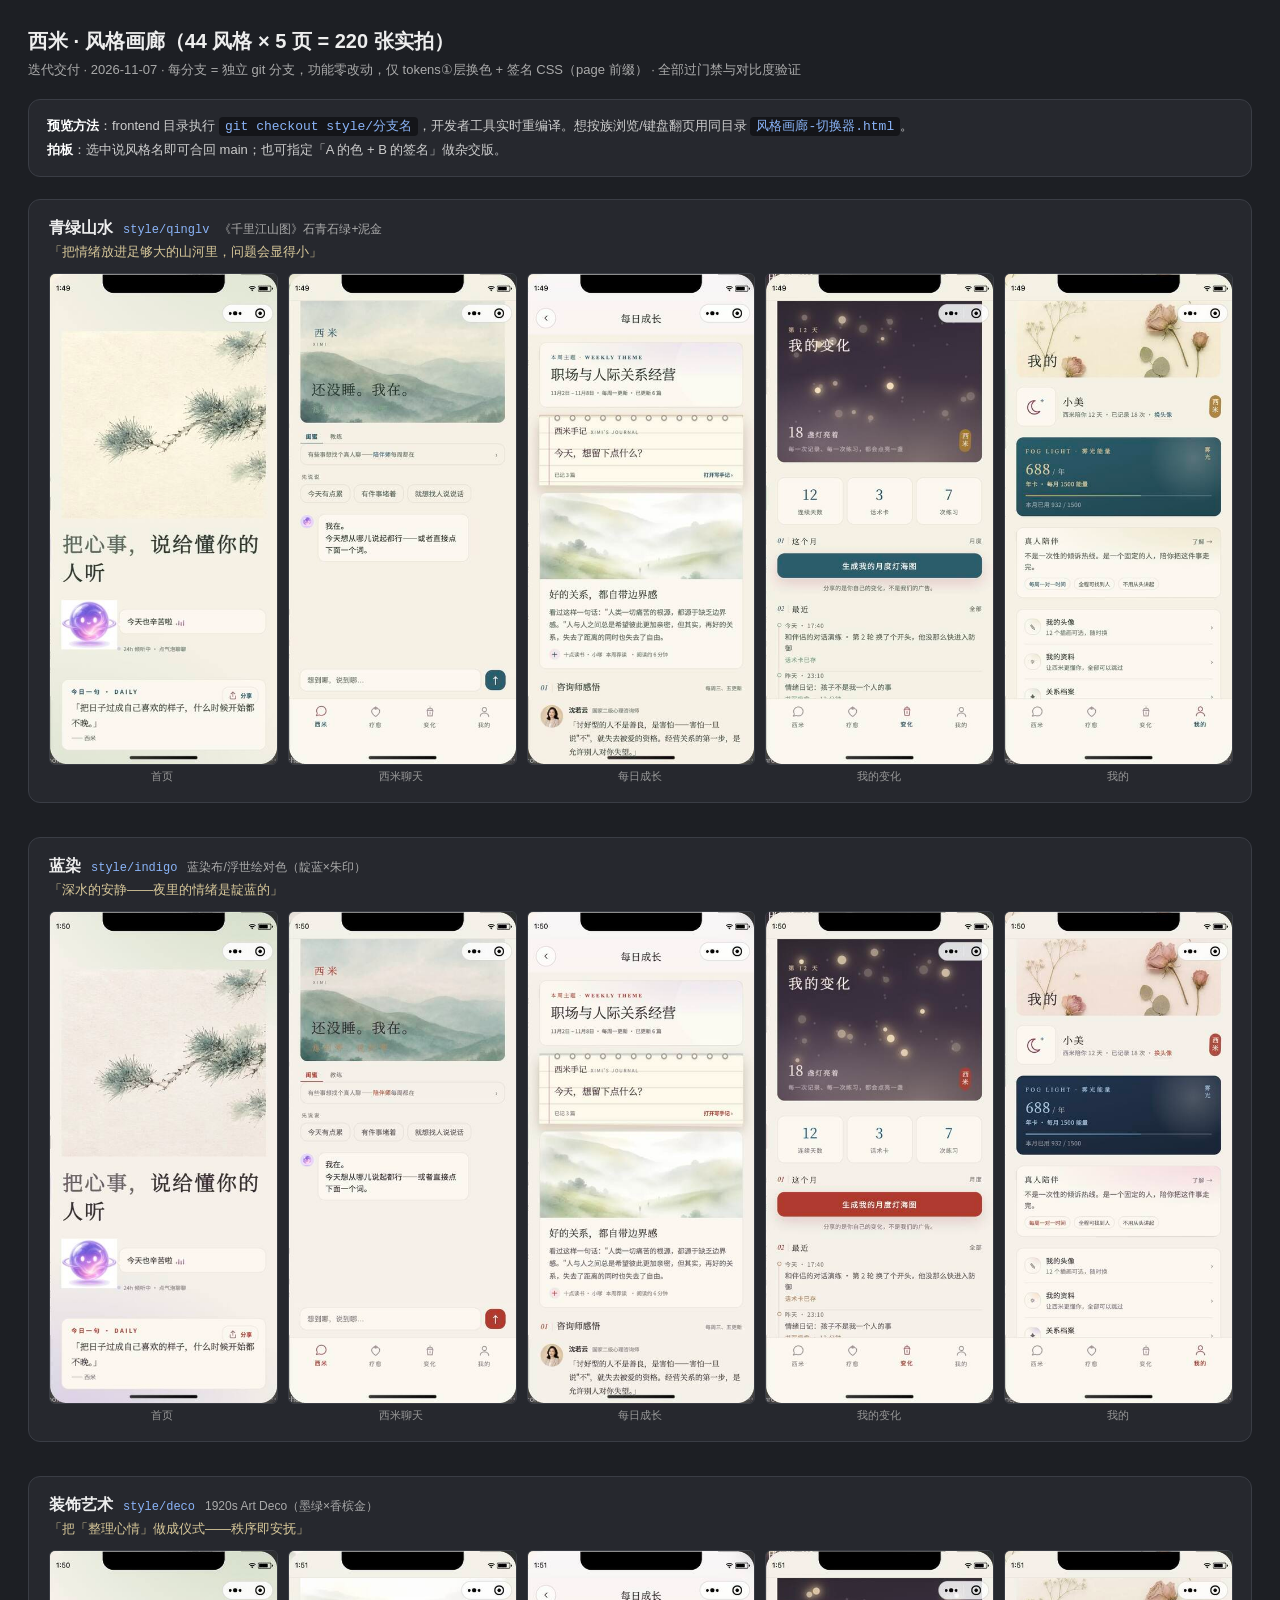
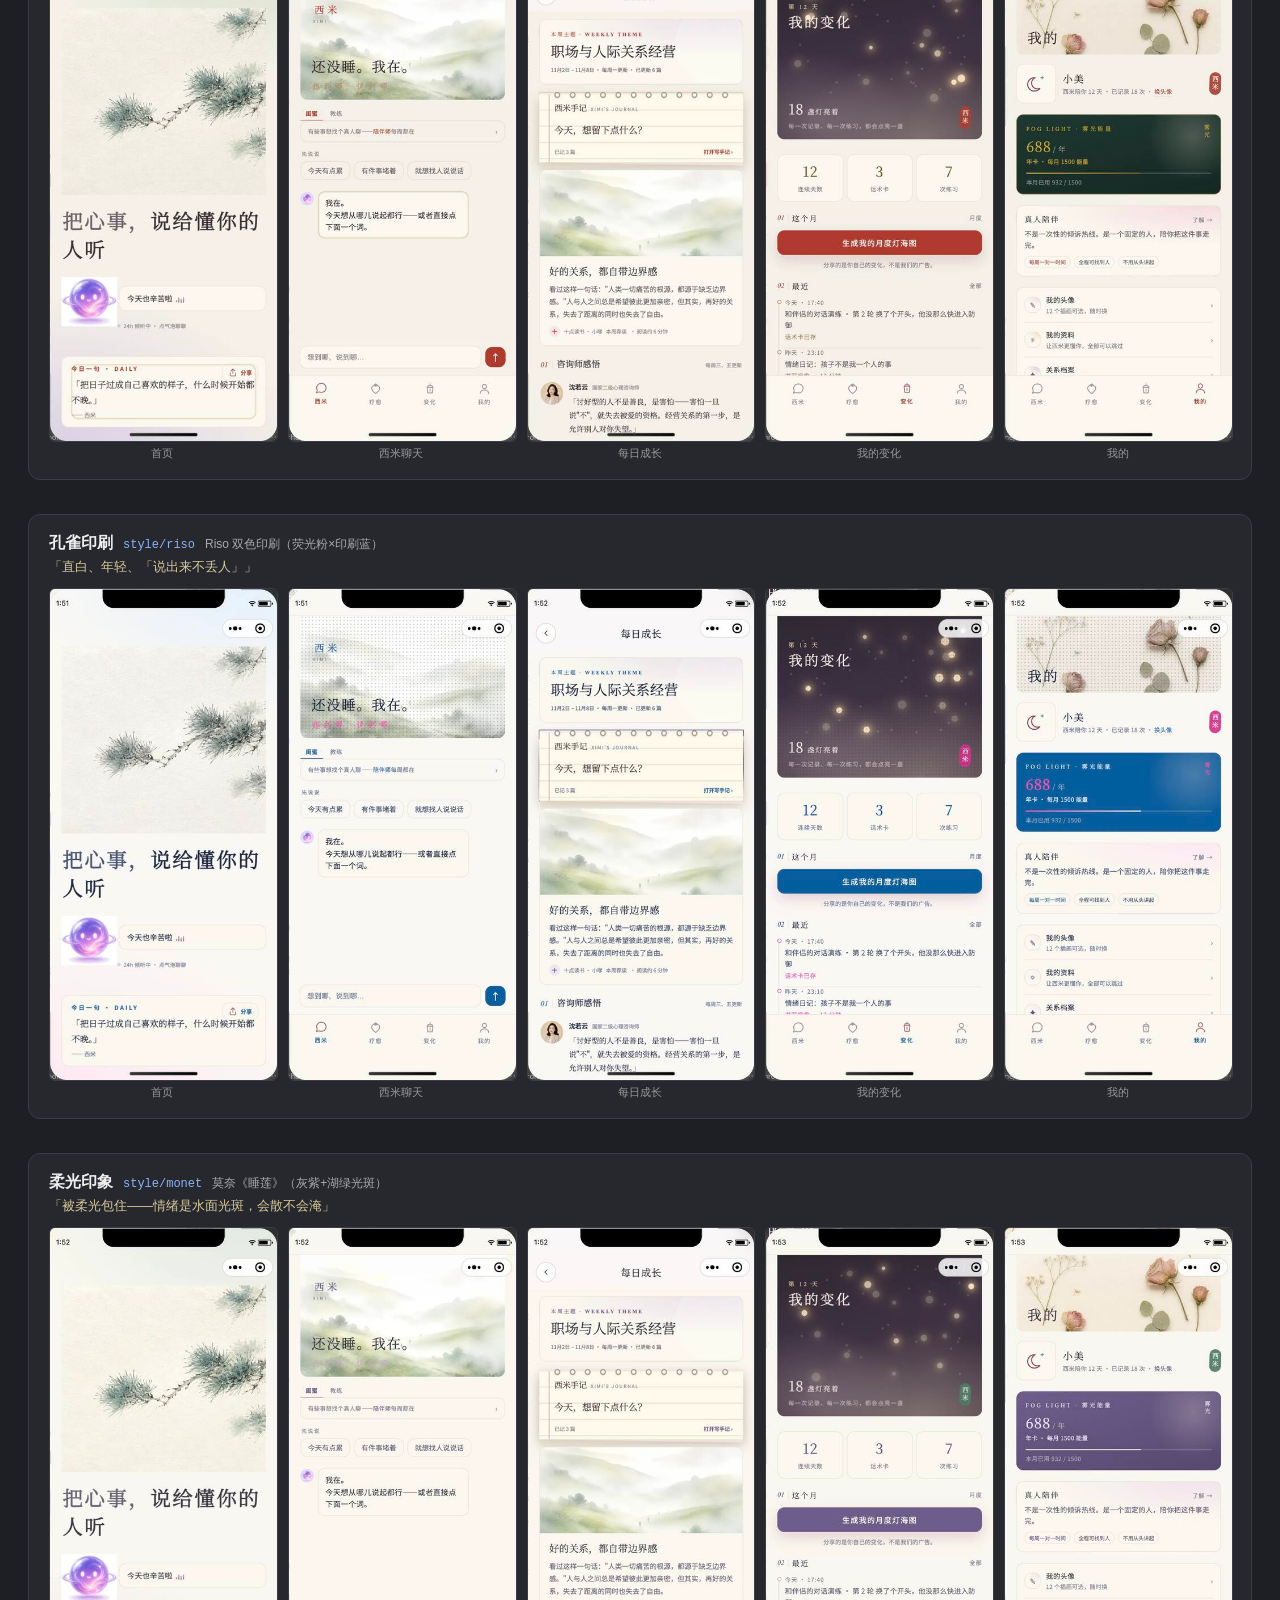
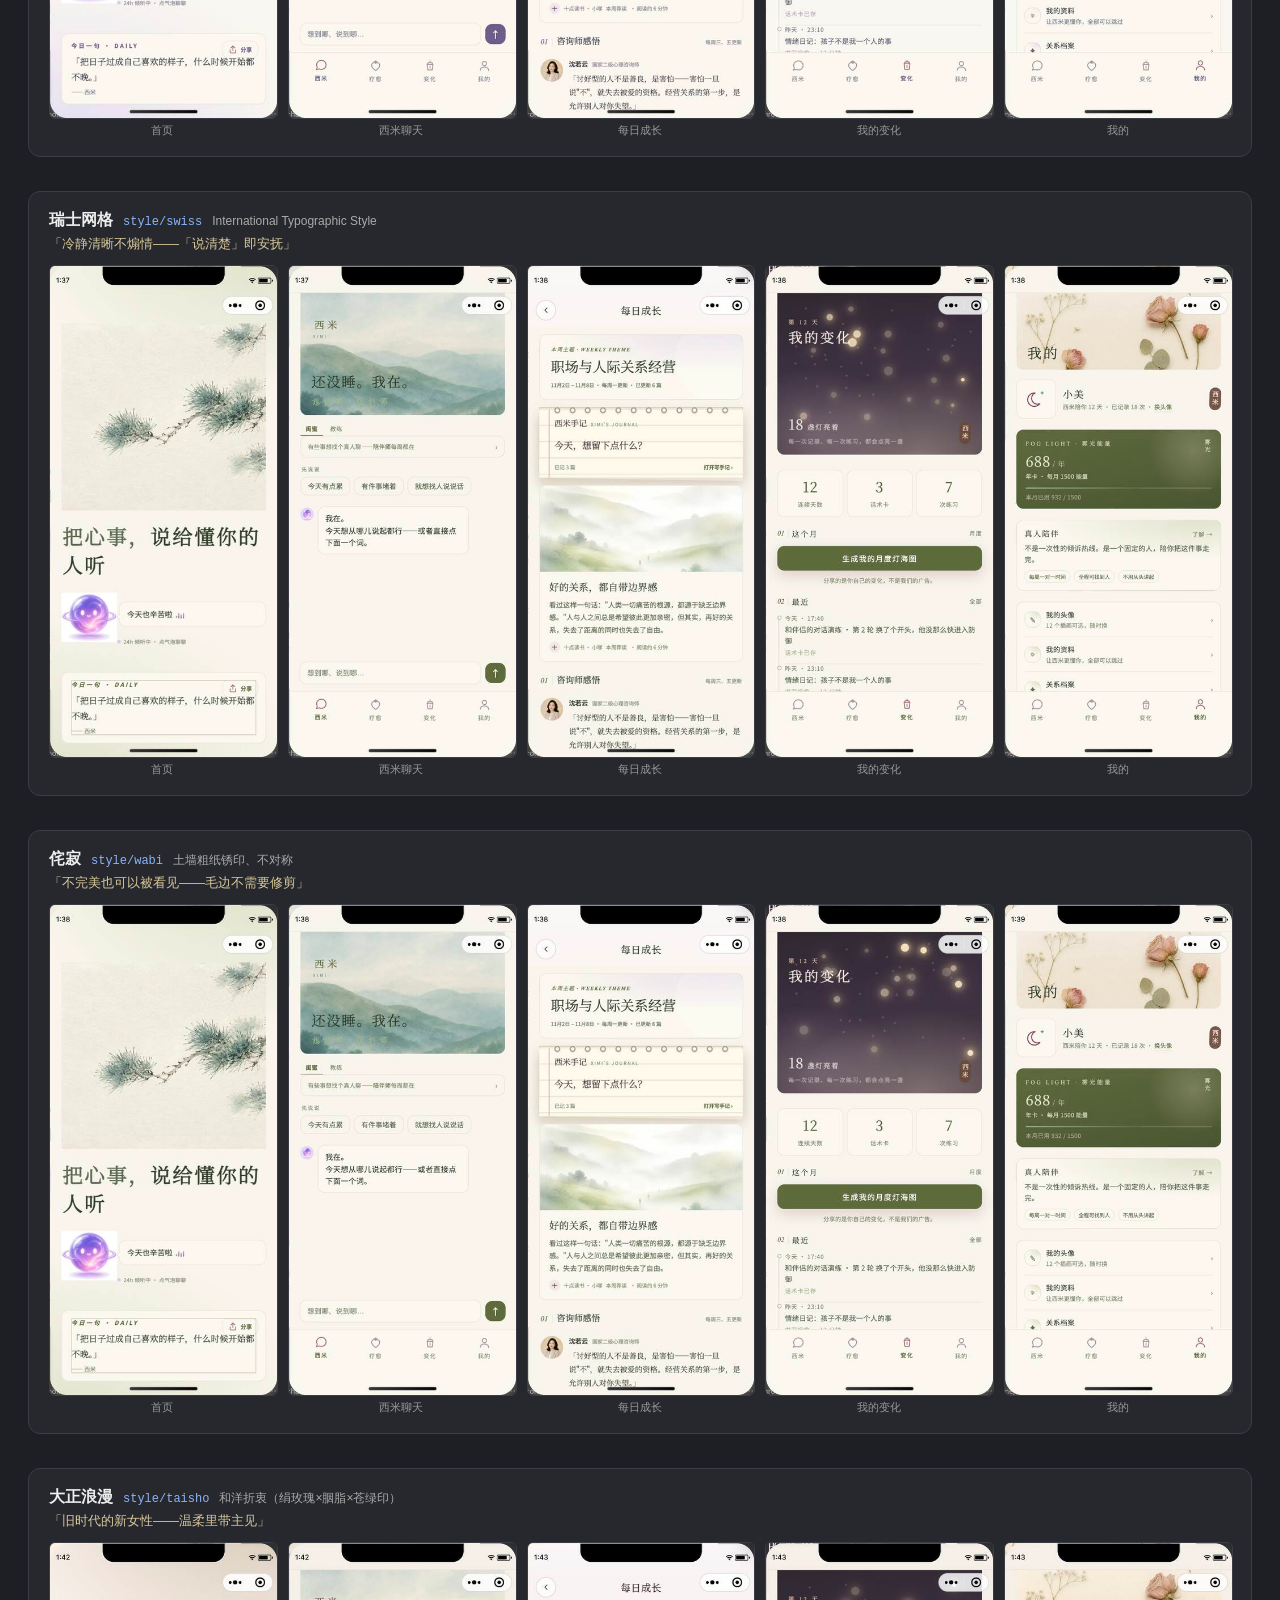
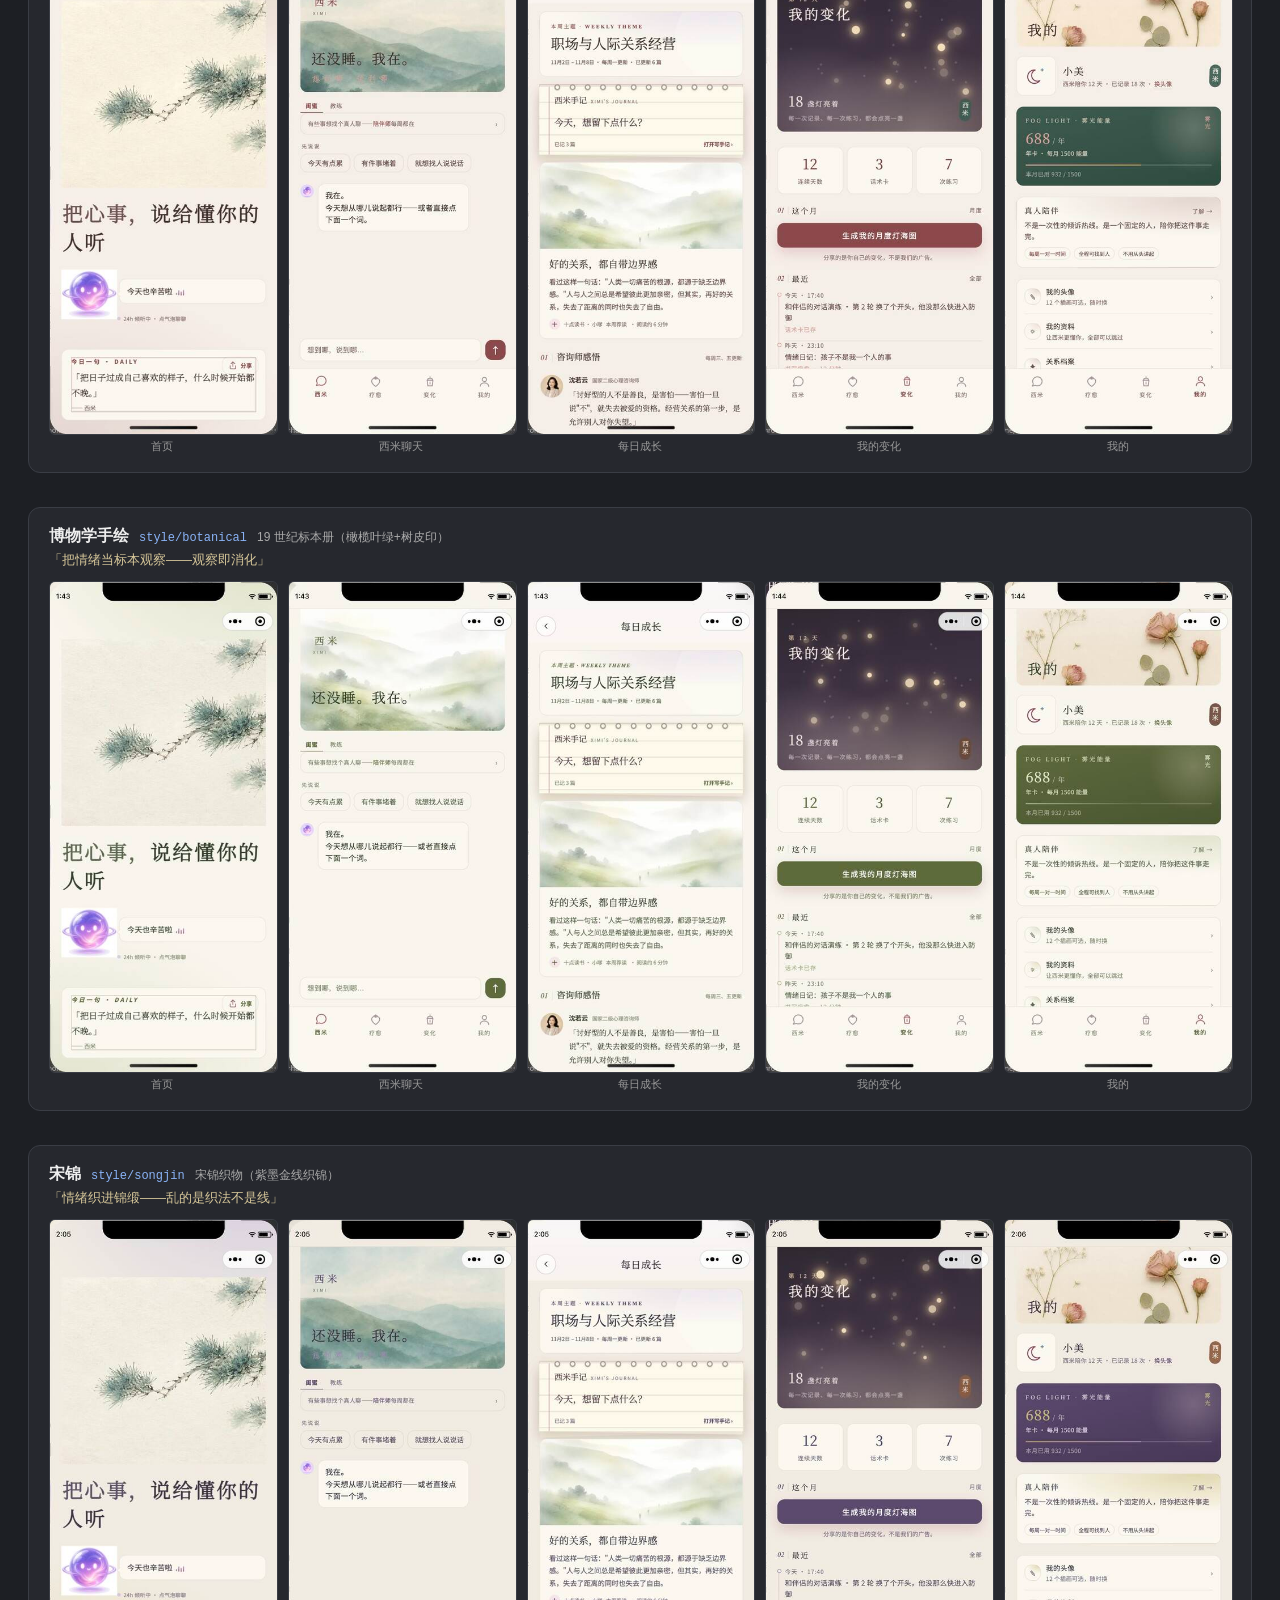
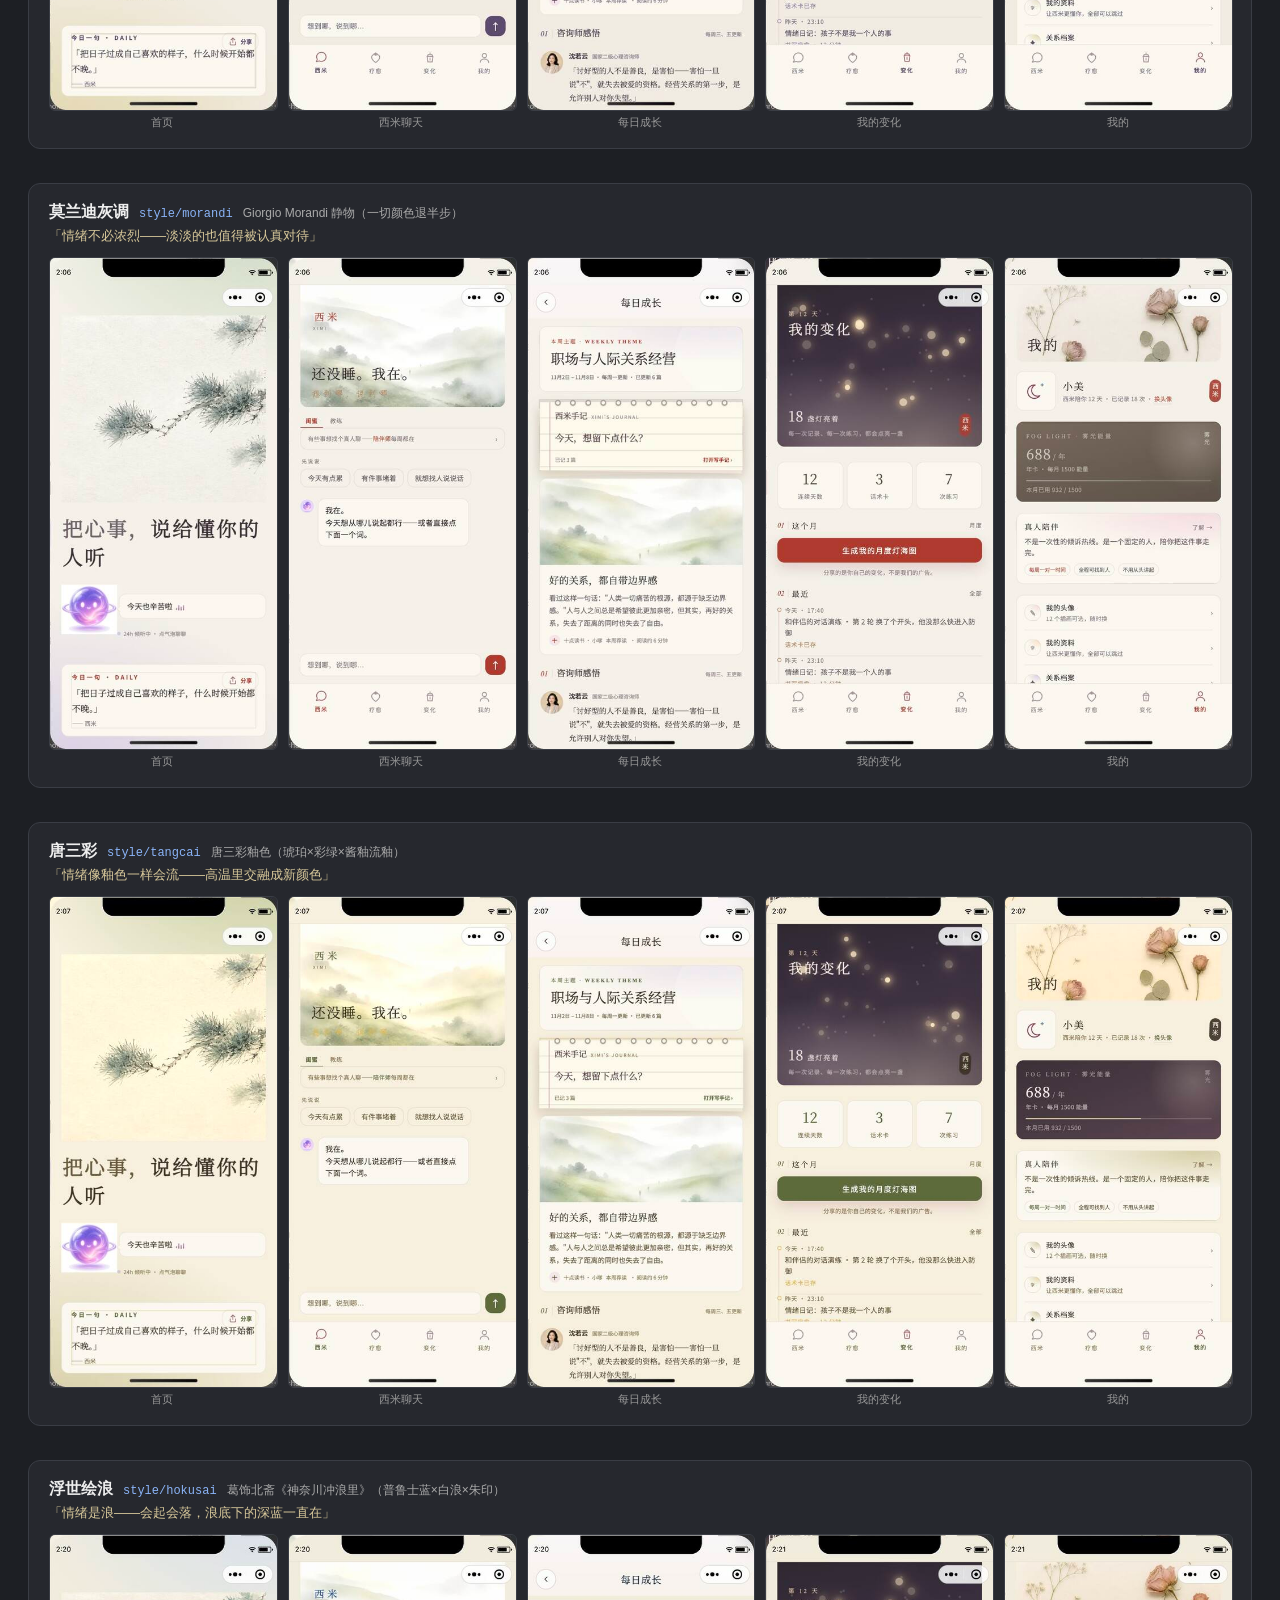
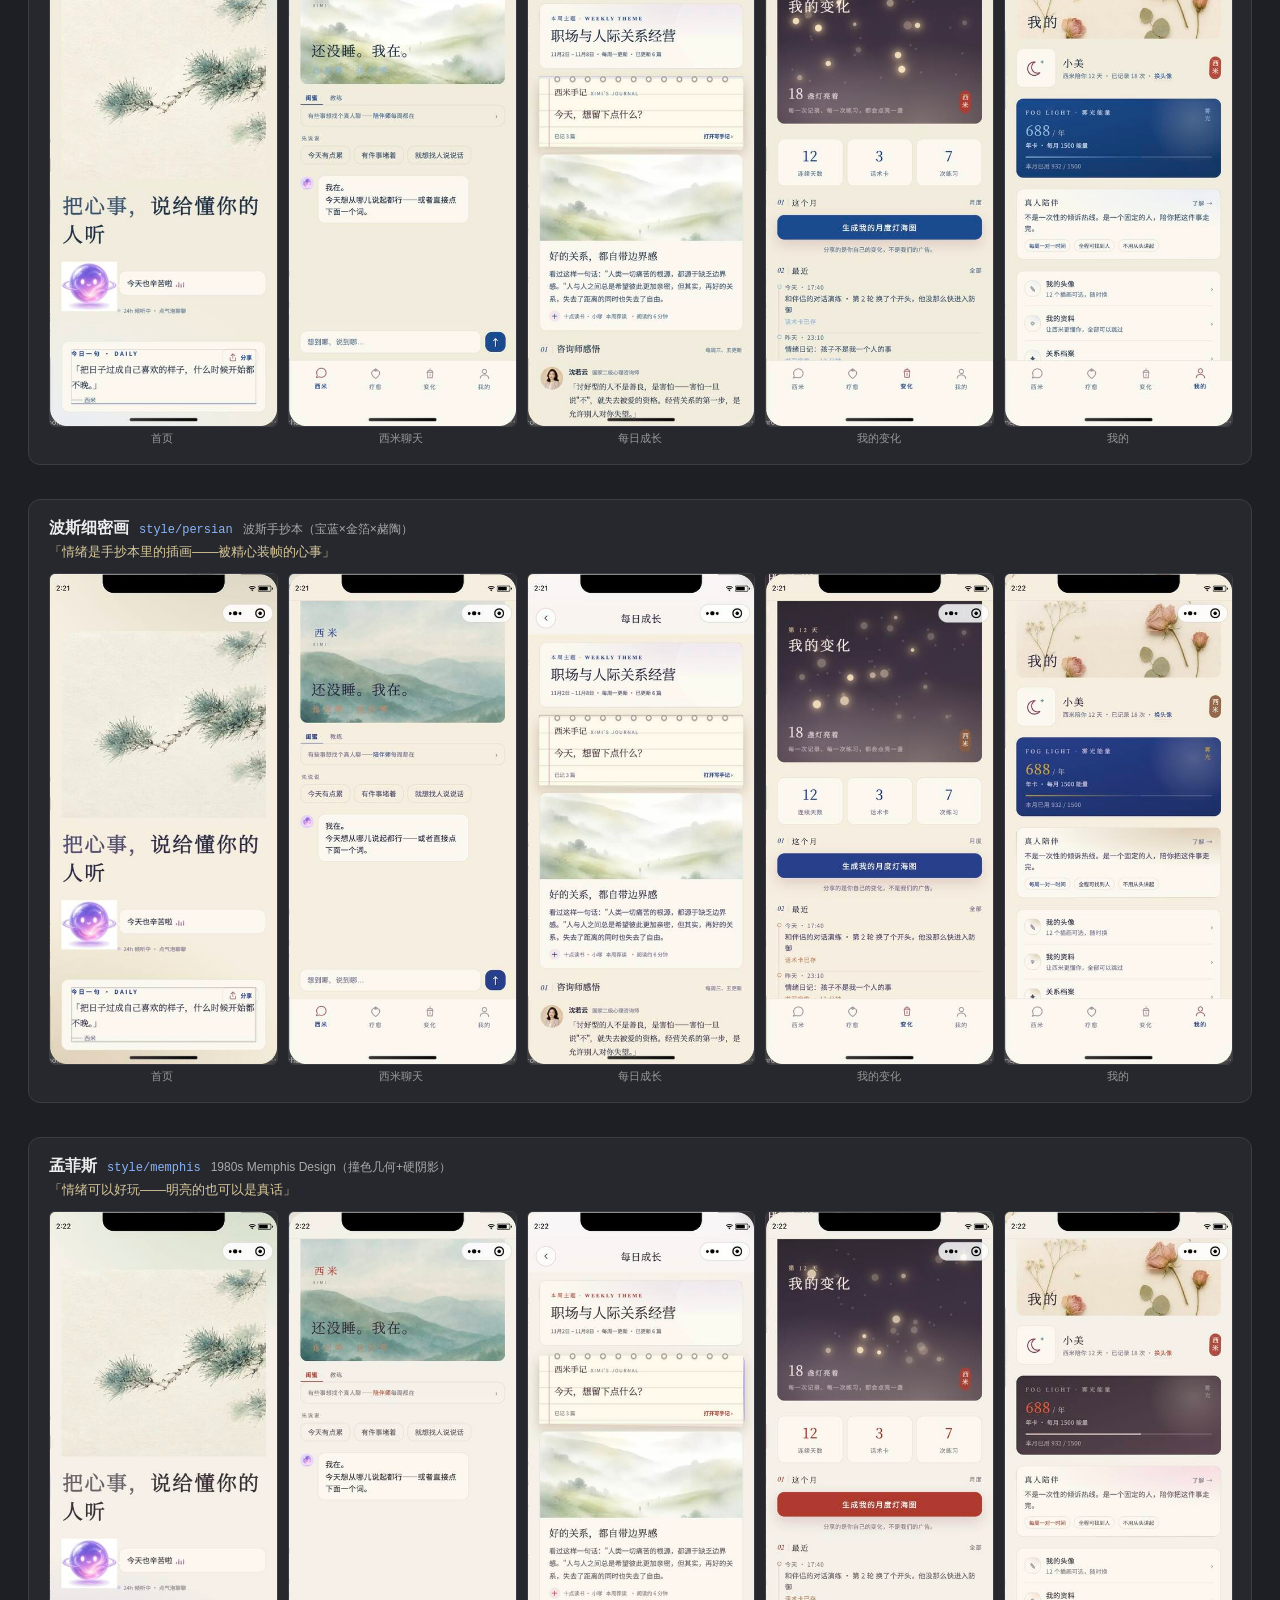
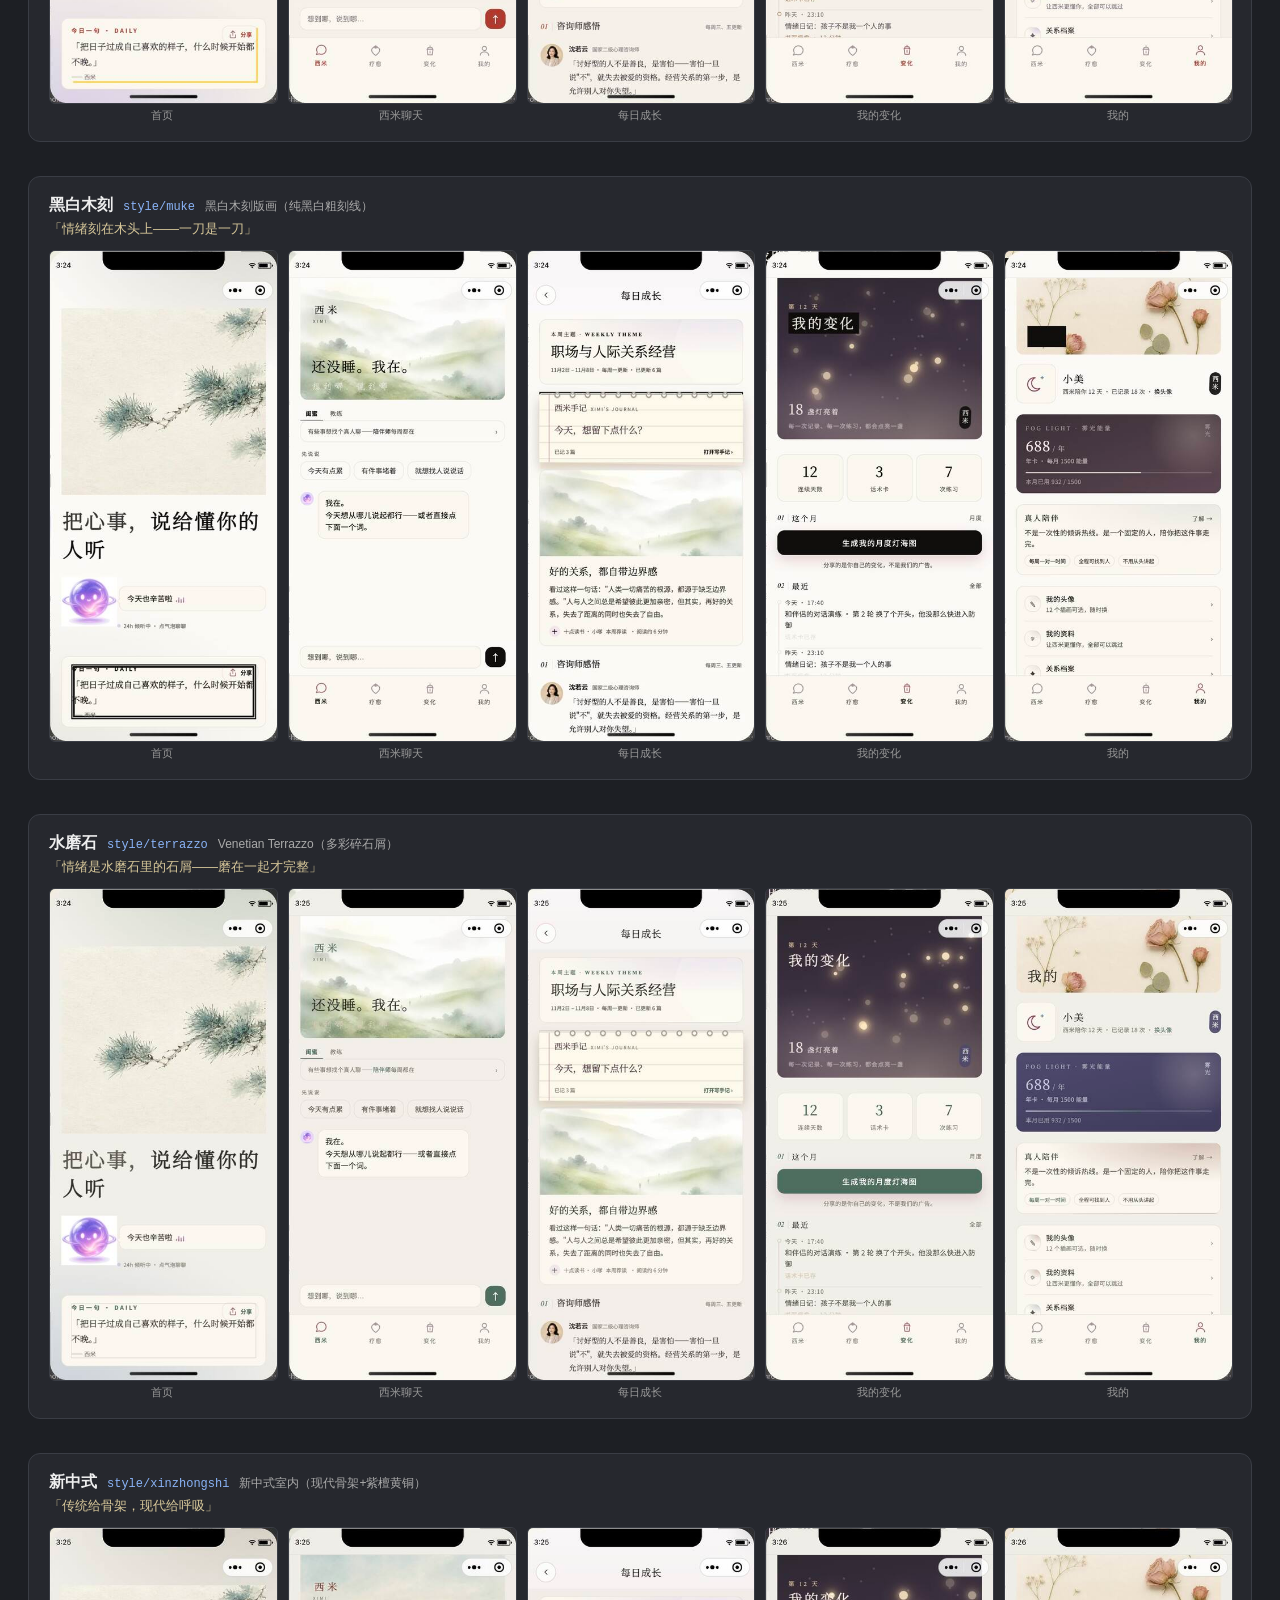
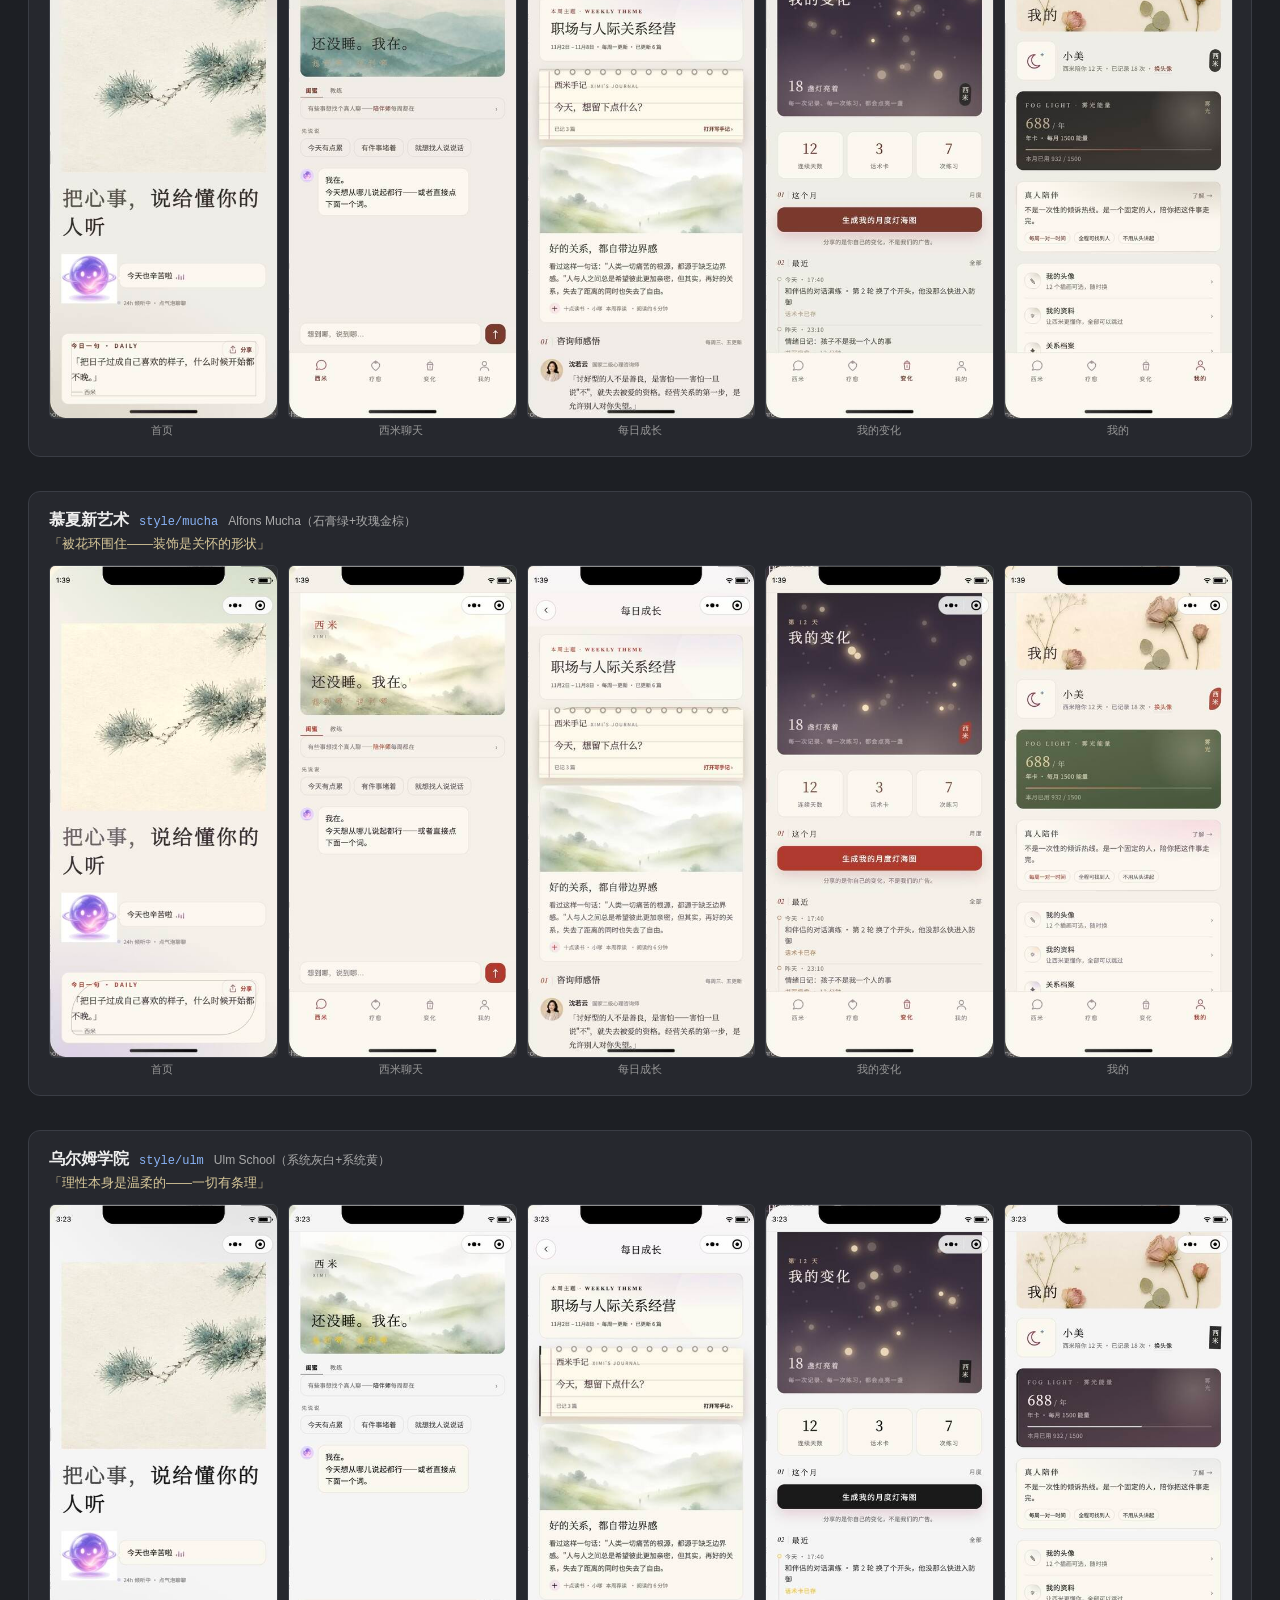
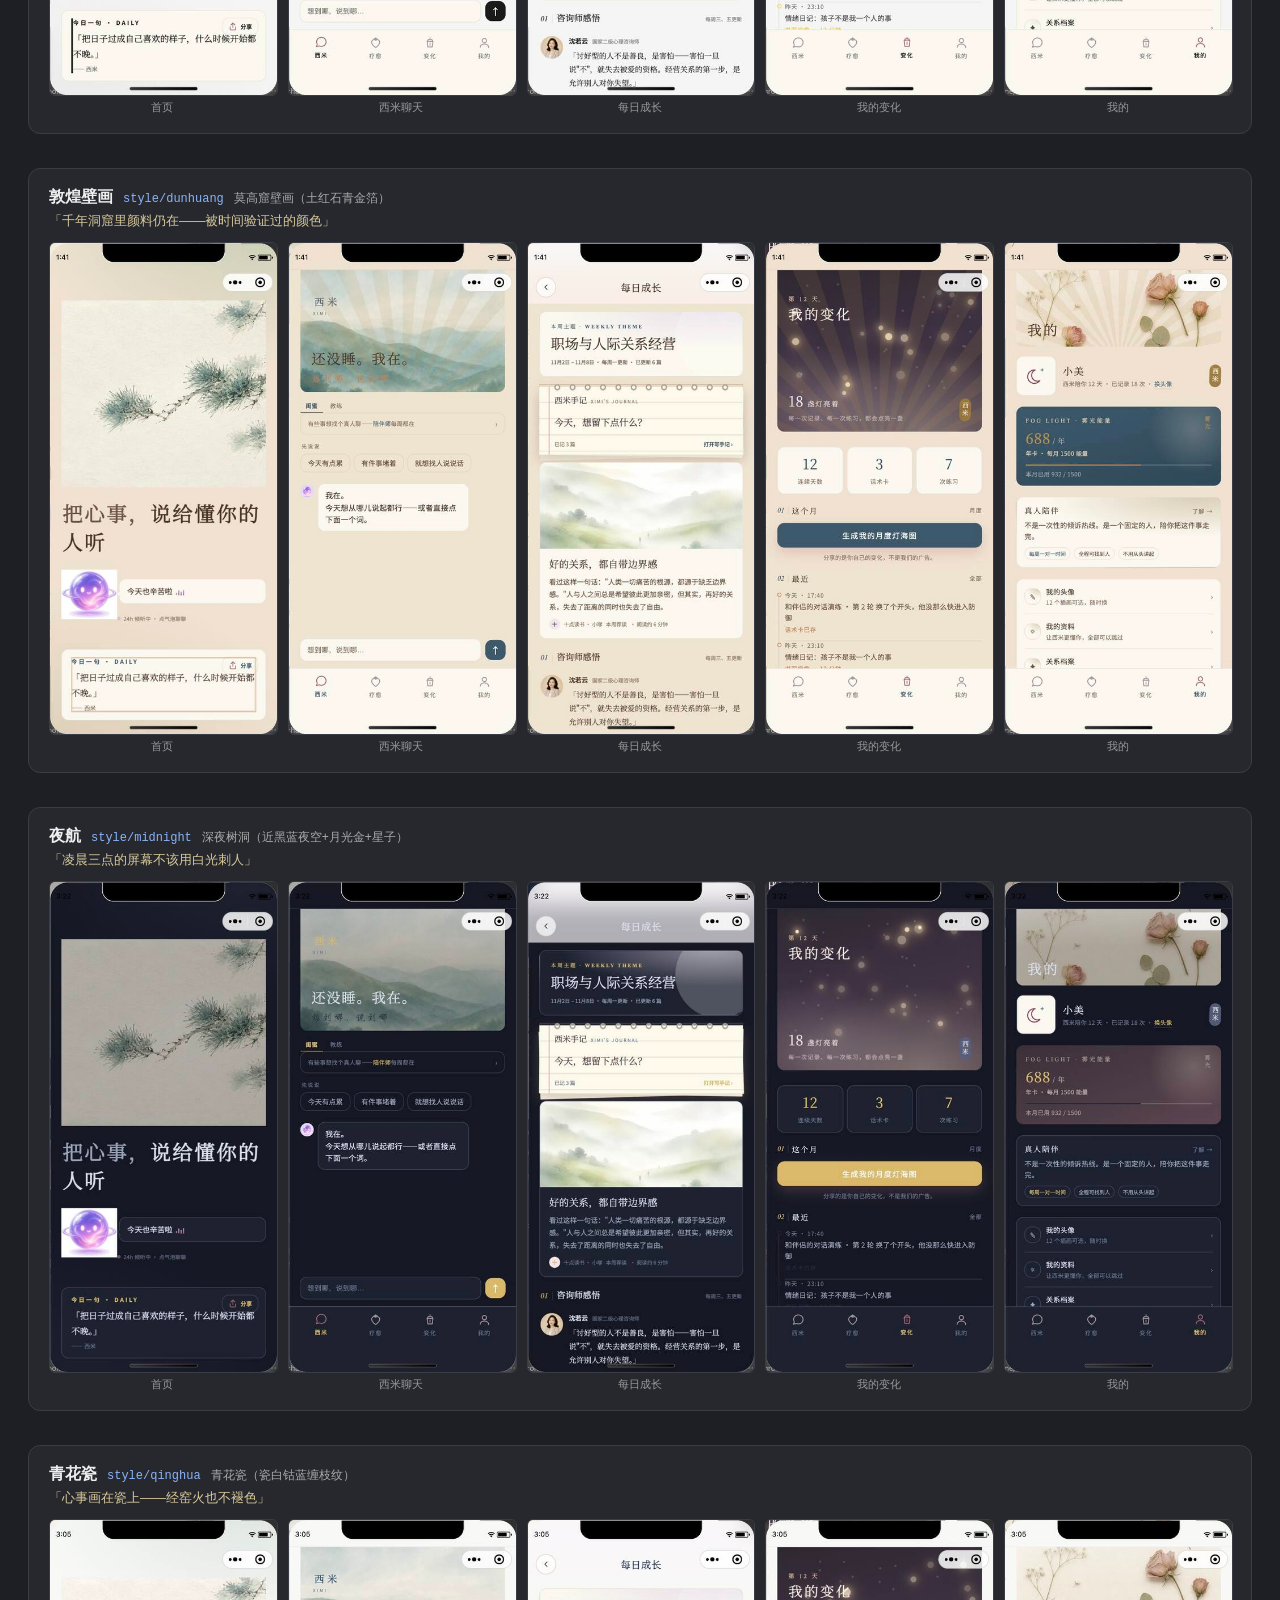
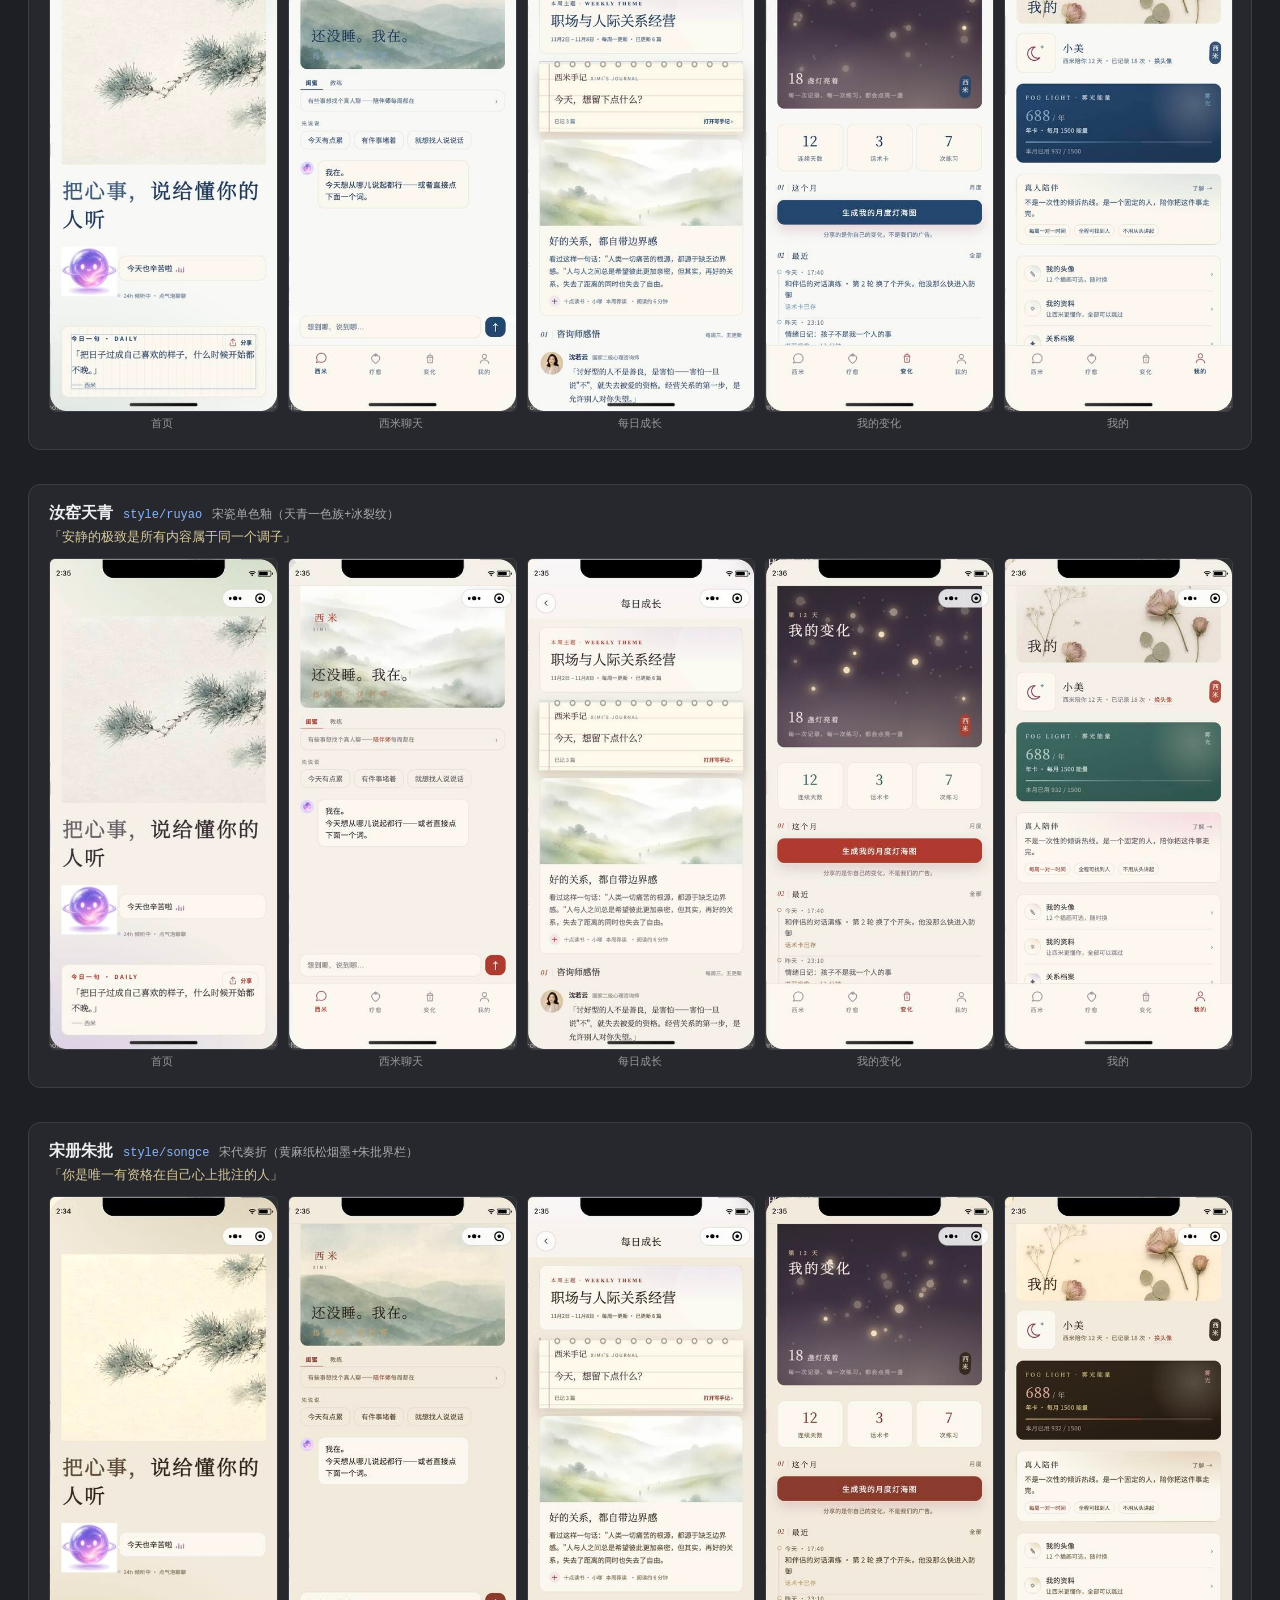
<file: gallery.html>
<!DOCTYPE html><html lang="zh"><head><meta charset="utf-8"><title>西米 · 风格画廊（44 风格 × 5 页）</title><style>body{margin:0;font-family:PingFang SC,sans-serif;background:#1d1f24;color:#eee;padding:28px}
h1{font-size:20px;margin:0 0 6px}.sub{color:#aaa;font-size:13px;margin-bottom:20px}
section{margin-bottom:34px;background:#26282e;border-radius:12px;padding:18px 20px;border:1px solid #3a3d45}
.shead{margin-bottom:4px;font-size:16px}.shead .branch{color:#8ab4f8;font-family:monospace;font-size:12px;margin-left:10px}
.shead .ref{color:#aaa;font-size:12px;margin-left:10px}
.mood{color:#d8c89a;font-size:13px;margin-bottom:12px}
.row{display:grid;grid-template-columns:repeat(5,1fr);gap:12px}
figure{margin:0}img{width:100%;display:block;border-radius:6px;border:1px solid #3a3d45}
figcaption{text-align:center;color:#999;font-size:11px;margin-top:4px}
figure.miss{border:1px dashed #3a3d45;border-radius:6px;min-height:120px;display:flex;align-items:center;justify-content:center}
.note{background:#26282e;border:1px solid #3a3d45;border-radius:12px;padding:14px 18px;margin-bottom:22px;font-size:13px;line-height:1.8;color:#ccc}
.note b{color:#fff}code{background:#141519;padding:2px 6px;border-radius:4px;color:#8ab4f8}</style></head><body><h1>西米 · 风格画廊（44 风格 × 5 页 = 220 张实拍）</h1><div class="sub">迭代交付 · 2026-11-07 · 每分支 = 独立 git 分支，功能零改动，仅 tokens①层换色 + 签名 CSS（page 前缀） · 全部过门禁与对比度验证</div><div class="note"><b>预览方法</b>：frontend 目录执行 <code>git checkout style/分支名</code>，开发者工具实时重编译。想按族浏览/键盘翻页用同目录 <code>风格画廊-切换器.html</code>。<br><b>拍板</b>：选中说风格名即可合回 main；也可指定「A 的色 + B 的签名」做杂交版。</div><section><div class="shead"><b>青绿山水</b><span class="branch">style/qinglv</span><span class="ref">《千里江山图》石青石绿+泥金</span></div><div class="mood">「把情绪放进足够大的山河里，问题会显得小」</div><div class="row"><figure><img src="gallery/qinglv-home.jpg" alt="青绿山水 首页"><figcaption>首页</figcaption></figure><figure><img src="gallery/qinglv-chat.jpg" alt="青绿山水 西米聊天"><figcaption>西米聊天</figcaption></figure><figure><img src="gallery/qinglv-content.jpg" alt="青绿山水 每日成长"><figcaption>每日成长</figcaption></figure><figure><img src="gallery/qinglv-grow.jpg" alt="青绿山水 我的变化"><figcaption>我的变化</figcaption></figure><figure><img src="gallery/qinglv-me.jpg" alt="青绿山水 我的"><figcaption>我的</figcaption></figure></div></section><section><div class="shead"><b>蓝染</b><span class="branch">style/indigo</span><span class="ref">蓝染布/浮世绘对色（靛蓝×朱印）</span></div><div class="mood">「深水的安静——夜里的情绪是靛蓝的」</div><div class="row"><figure><img src="gallery/indigo-home.jpg" alt="蓝染 首页"><figcaption>首页</figcaption></figure><figure><img src="gallery/indigo-chat.jpg" alt="蓝染 西米聊天"><figcaption>西米聊天</figcaption></figure><figure><img src="gallery/indigo-content.jpg" alt="蓝染 每日成长"><figcaption>每日成长</figcaption></figure><figure><img src="gallery/indigo-grow.jpg" alt="蓝染 我的变化"><figcaption>我的变化</figcaption></figure><figure><img src="gallery/indigo-me.jpg" alt="蓝染 我的"><figcaption>我的</figcaption></figure></div></section><section><div class="shead"><b>装饰艺术</b><span class="branch">style/deco</span><span class="ref">1920s Art Deco（墨绿×香槟金）</span></div><div class="mood">「把「整理心情」做成仪式——秩序即安抚」</div><div class="row"><figure><img src="gallery/deco-home.jpg" alt="装饰艺术 首页"><figcaption>首页</figcaption></figure><figure><img src="gallery/deco-chat.jpg" alt="装饰艺术 西米聊天"><figcaption>西米聊天</figcaption></figure><figure><img src="gallery/deco-content.jpg" alt="装饰艺术 每日成长"><figcaption>每日成长</figcaption></figure><figure><img src="gallery/deco-grow.jpg" alt="装饰艺术 我的变化"><figcaption>我的变化</figcaption></figure><figure><img src="gallery/deco-me.jpg" alt="装饰艺术 我的"><figcaption>我的</figcaption></figure></div></section><section><div class="shead"><b>孔雀印刷</b><span class="branch">style/riso</span><span class="ref">Riso 双色印刷（荧光粉×印刷蓝）</span></div><div class="mood">「直白、年轻、「说出来不丢人」」</div><div class="row"><figure><img src="gallery/riso-home.jpg" alt="孔雀印刷 首页"><figcaption>首页</figcaption></figure><figure><img src="gallery/riso-chat.jpg" alt="孔雀印刷 西米聊天"><figcaption>西米聊天</figcaption></figure><figure><img src="gallery/riso-content.jpg" alt="孔雀印刷 每日成长"><figcaption>每日成长</figcaption></figure><figure><img src="gallery/riso-grow.jpg" alt="孔雀印刷 我的变化"><figcaption>我的变化</figcaption></figure><figure><img src="gallery/riso-me.jpg" alt="孔雀印刷 我的"><figcaption>我的</figcaption></figure></div></section><section><div class="shead"><b>柔光印象</b><span class="branch">style/monet</span><span class="ref">莫奈《睡莲》（灰紫+湖绿光斑）</span></div><div class="mood">「被柔光包住——情绪是水面光斑，会散不会淹」</div><div class="row"><figure><img src="gallery/monet-home.jpg" alt="柔光印象 首页"><figcaption>首页</figcaption></figure><figure><img src="gallery/monet-chat.jpg" alt="柔光印象 西米聊天"><figcaption>西米聊天</figcaption></figure><figure><img src="gallery/monet-content.jpg" alt="柔光印象 每日成长"><figcaption>每日成长</figcaption></figure><figure><img src="gallery/monet-grow.jpg" alt="柔光印象 我的变化"><figcaption>我的变化</figcaption></figure><figure><img src="gallery/monet-me.jpg" alt="柔光印象 我的"><figcaption>我的</figcaption></figure></div></section><section><div class="shead"><b>瑞士网格</b><span class="branch">style/swiss</span><span class="ref">International Typographic Style</span></div><div class="mood">「冷静清晰不煽情——「说清楚」即安抚」</div><div class="row"><figure><img src="gallery/swiss-home.jpg" alt="瑞士网格 首页"><figcaption>首页</figcaption></figure><figure><img src="gallery/swiss-chat.jpg" alt="瑞士网格 西米聊天"><figcaption>西米聊天</figcaption></figure><figure><img src="gallery/swiss-content.jpg" alt="瑞士网格 每日成长"><figcaption>每日成长</figcaption></figure><figure><img src="gallery/swiss-grow.jpg" alt="瑞士网格 我的变化"><figcaption>我的变化</figcaption></figure><figure><img src="gallery/swiss-me.jpg" alt="瑞士网格 我的"><figcaption>我的</figcaption></figure></div></section><section><div class="shead"><b>侘寂</b><span class="branch">style/wabi</span><span class="ref">土墙粗纸锈印、不对称</span></div><div class="mood">「不完美也可以被看见——毛边不需要修剪」</div><div class="row"><figure><img src="gallery/wabi-home.jpg" alt="侘寂 首页"><figcaption>首页</figcaption></figure><figure><img src="gallery/wabi-chat.jpg" alt="侘寂 西米聊天"><figcaption>西米聊天</figcaption></figure><figure><img src="gallery/wabi-content.jpg" alt="侘寂 每日成长"><figcaption>每日成长</figcaption></figure><figure><img src="gallery/wabi-grow.jpg" alt="侘寂 我的变化"><figcaption>我的变化</figcaption></figure><figure><img src="gallery/wabi-me.jpg" alt="侘寂 我的"><figcaption>我的</figcaption></figure></div></section><section><div class="shead"><b>大正浪漫</b><span class="branch">style/taisho</span><span class="ref">和洋折衷（绢玫瑰×胭脂×苍绿印）</span></div><div class="mood">「旧时代的新女性——温柔里带主见」</div><div class="row"><figure><img src="gallery/taisho-home.jpg" alt="大正浪漫 首页"><figcaption>首页</figcaption></figure><figure><img src="gallery/taisho-chat.jpg" alt="大正浪漫 西米聊天"><figcaption>西米聊天</figcaption></figure><figure><img src="gallery/taisho-content.jpg" alt="大正浪漫 每日成长"><figcaption>每日成长</figcaption></figure><figure><img src="gallery/taisho-grow.jpg" alt="大正浪漫 我的变化"><figcaption>我的变化</figcaption></figure><figure><img src="gallery/taisho-me.jpg" alt="大正浪漫 我的"><figcaption>我的</figcaption></figure></div></section><section><div class="shead"><b>博物学手绘</b><span class="branch">style/botanical</span><span class="ref">19 世纪标本册（橄榄叶绿+树皮印）</span></div><div class="mood">「把情绪当标本观察——观察即消化」</div><div class="row"><figure><img src="gallery/botanical-home.jpg" alt="博物学手绘 首页"><figcaption>首页</figcaption></figure><figure><img src="gallery/botanical-chat.jpg" alt="博物学手绘 西米聊天"><figcaption>西米聊天</figcaption></figure><figure><img src="gallery/botanical-content.jpg" alt="博物学手绘 每日成长"><figcaption>每日成长</figcaption></figure><figure><img src="gallery/botanical-grow.jpg" alt="博物学手绘 我的变化"><figcaption>我的变化</figcaption></figure><figure><img src="gallery/botanical-me.jpg" alt="博物学手绘 我的"><figcaption>我的</figcaption></figure></div></section><section><div class="shead"><b>宋锦</b><span class="branch">style/songjin</span><span class="ref">宋锦织物（紫墨金线织锦）</span></div><div class="mood">「情绪织进锦缎——乱的是织法不是线」</div><div class="row"><figure><img src="gallery/songjin-home.jpg" alt="宋锦 首页"><figcaption>首页</figcaption></figure><figure><img src="gallery/songjin-chat.jpg" alt="宋锦 西米聊天"><figcaption>西米聊天</figcaption></figure><figure><img src="gallery/songjin-content.jpg" alt="宋锦 每日成长"><figcaption>每日成长</figcaption></figure><figure><img src="gallery/songjin-grow.jpg" alt="宋锦 我的变化"><figcaption>我的变化</figcaption></figure><figure><img src="gallery/songjin-me.jpg" alt="宋锦 我的"><figcaption>我的</figcaption></figure></div></section><section><div class="shead"><b>莫兰迪灰调</b><span class="branch">style/morandi</span><span class="ref">Giorgio Morandi 静物（一切颜色退半步）</span></div><div class="mood">「情绪不必浓烈——淡淡的也值得被认真对待」</div><div class="row"><figure><img src="gallery/morandi-home.jpg" alt="莫兰迪灰调 首页"><figcaption>首页</figcaption></figure><figure><img src="gallery/morandi-chat.jpg" alt="莫兰迪灰调 西米聊天"><figcaption>西米聊天</figcaption></figure><figure><img src="gallery/morandi-content.jpg" alt="莫兰迪灰调 每日成长"><figcaption>每日成长</figcaption></figure><figure><img src="gallery/morandi-grow.jpg" alt="莫兰迪灰调 我的变化"><figcaption>我的变化</figcaption></figure><figure><img src="gallery/morandi-me.jpg" alt="莫兰迪灰调 我的"><figcaption>我的</figcaption></figure></div></section><section><div class="shead"><b>唐三彩</b><span class="branch">style/tangcai</span><span class="ref">唐三彩釉色（琥珀×彩绿×酱釉流釉）</span></div><div class="mood">「情绪像釉色一样会流——高温里交融成新颜色」</div><div class="row"><figure><img src="gallery/tangcai-home.jpg" alt="唐三彩 首页"><figcaption>首页</figcaption></figure><figure><img src="gallery/tangcai-chat.jpg" alt="唐三彩 西米聊天"><figcaption>西米聊天</figcaption></figure><figure><img src="gallery/tangcai-content.jpg" alt="唐三彩 每日成长"><figcaption>每日成长</figcaption></figure><figure><img src="gallery/tangcai-grow.jpg" alt="唐三彩 我的变化"><figcaption>我的变化</figcaption></figure><figure><img src="gallery/tangcai-me.jpg" alt="唐三彩 我的"><figcaption>我的</figcaption></figure></div></section><section><div class="shead"><b>浮世绘浪</b><span class="branch">style/hokusai</span><span class="ref">葛饰北斋《神奈川冲浪里》（普鲁士蓝×白浪×朱印）</span></div><div class="mood">「情绪是浪——会起会落，浪底下的深蓝一直在」</div><div class="row"><figure><img src="gallery/hokusai-home.jpg" alt="浮世绘浪 首页"><figcaption>首页</figcaption></figure><figure><img src="gallery/hokusai-chat.jpg" alt="浮世绘浪 西米聊天"><figcaption>西米聊天</figcaption></figure><figure><img src="gallery/hokusai-content.jpg" alt="浮世绘浪 每日成长"><figcaption>每日成长</figcaption></figure><figure><img src="gallery/hokusai-grow.jpg" alt="浮世绘浪 我的变化"><figcaption>我的变化</figcaption></figure><figure><img src="gallery/hokusai-me.jpg" alt="浮世绘浪 我的"><figcaption>我的</figcaption></figure></div></section><section><div class="shead"><b>波斯细密画</b><span class="branch">style/persian</span><span class="ref">波斯手抄本（宝蓝×金箔×赭陶）</span></div><div class="mood">「情绪是手抄本里的插画——被精心装帧的心事」</div><div class="row"><figure><img src="gallery/persian-home.jpg" alt="波斯细密画 首页"><figcaption>首页</figcaption></figure><figure><img src="gallery/persian-chat.jpg" alt="波斯细密画 西米聊天"><figcaption>西米聊天</figcaption></figure><figure><img src="gallery/persian-content.jpg" alt="波斯细密画 每日成长"><figcaption>每日成长</figcaption></figure><figure><img src="gallery/persian-grow.jpg" alt="波斯细密画 我的变化"><figcaption>我的变化</figcaption></figure><figure><img src="gallery/persian-me.jpg" alt="波斯细密画 我的"><figcaption>我的</figcaption></figure></div></section><section><div class="shead"><b>孟菲斯</b><span class="branch">style/memphis</span><span class="ref">1980s Memphis Design（撞色几何+硬阴影）</span></div><div class="mood">「情绪可以好玩——明亮的也可以是真话」</div><div class="row"><figure><img src="gallery/memphis-home.jpg" alt="孟菲斯 首页"><figcaption>首页</figcaption></figure><figure><img src="gallery/memphis-chat.jpg" alt="孟菲斯 西米聊天"><figcaption>西米聊天</figcaption></figure><figure><img src="gallery/memphis-content.jpg" alt="孟菲斯 每日成长"><figcaption>每日成长</figcaption></figure><figure><img src="gallery/memphis-grow.jpg" alt="孟菲斯 我的变化"><figcaption>我的变化</figcaption></figure><figure><img src="gallery/memphis-me.jpg" alt="孟菲斯 我的"><figcaption>我的</figcaption></figure></div></section><section><div class="shead"><b>黑白木刻</b><span class="branch">style/muke</span><span class="ref">黑白木刻版画（纯黑白粗刻线）</span></div><div class="mood">「情绪刻在木头上——一刀是一刀」</div><div class="row"><figure><img src="gallery/muke-home.jpg" alt="黑白木刻 首页"><figcaption>首页</figcaption></figure><figure><img src="gallery/muke-chat.jpg" alt="黑白木刻 西米聊天"><figcaption>西米聊天</figcaption></figure><figure><img src="gallery/muke-content.jpg" alt="黑白木刻 每日成长"><figcaption>每日成长</figcaption></figure><figure><img src="gallery/muke-grow.jpg" alt="黑白木刻 我的变化"><figcaption>我的变化</figcaption></figure><figure><img src="gallery/muke-me.jpg" alt="黑白木刻 我的"><figcaption>我的</figcaption></figure></div></section><section><div class="shead"><b>水磨石</b><span class="branch">style/terrazzo</span><span class="ref">Venetian Terrazzo（多彩碎石屑）</span></div><div class="mood">「情绪是水磨石里的石屑——磨在一起才完整」</div><div class="row"><figure><img src="gallery/terrazzo-home.jpg" alt="水磨石 首页"><figcaption>首页</figcaption></figure><figure><img src="gallery/terrazzo-chat.jpg" alt="水磨石 西米聊天"><figcaption>西米聊天</figcaption></figure><figure><img src="gallery/terrazzo-content.jpg" alt="水磨石 每日成长"><figcaption>每日成长</figcaption></figure><figure><img src="gallery/terrazzo-grow.jpg" alt="水磨石 我的变化"><figcaption>我的变化</figcaption></figure><figure><img src="gallery/terrazzo-me.jpg" alt="水磨石 我的"><figcaption>我的</figcaption></figure></div></section><section><div class="shead"><b>新中式</b><span class="branch">style/xinzhongshi</span><span class="ref">新中式室内（现代骨架+紫檀黄铜）</span></div><div class="mood">「传统给骨架，现代给呼吸」</div><div class="row"><figure><img src="gallery/xinzhongshi-home.jpg" alt="新中式 首页"><figcaption>首页</figcaption></figure><figure><img src="gallery/xinzhongshi-chat.jpg" alt="新中式 西米聊天"><figcaption>西米聊天</figcaption></figure><figure><img src="gallery/xinzhongshi-content.jpg" alt="新中式 每日成长"><figcaption>每日成长</figcaption></figure><figure><img src="gallery/xinzhongshi-grow.jpg" alt="新中式 我的变化"><figcaption>我的变化</figcaption></figure><figure><img src="gallery/xinzhongshi-me.jpg" alt="新中式 我的"><figcaption>我的</figcaption></figure></div></section><section><div class="shead"><b>慕夏新艺术</b><span class="branch">style/mucha</span><span class="ref">Alfons Mucha（石膏绿+玫瑰金棕）</span></div><div class="mood">「被花环围住——装饰是关怀的形状」</div><div class="row"><figure><img src="gallery/mucha-home.jpg" alt="慕夏新艺术 首页"><figcaption>首页</figcaption></figure><figure><img src="gallery/mucha-chat.jpg" alt="慕夏新艺术 西米聊天"><figcaption>西米聊天</figcaption></figure><figure><img src="gallery/mucha-content.jpg" alt="慕夏新艺术 每日成长"><figcaption>每日成长</figcaption></figure><figure><img src="gallery/mucha-grow.jpg" alt="慕夏新艺术 我的变化"><figcaption>我的变化</figcaption></figure><figure><img src="gallery/mucha-me.jpg" alt="慕夏新艺术 我的"><figcaption>我的</figcaption></figure></div></section><section><div class="shead"><b>乌尔姆学院</b><span class="branch">style/ulm</span><span class="ref">Ulm School（系统灰白+系统黄）</span></div><div class="mood">「理性本身是温柔的——一切有条理」</div><div class="row"><figure><img src="gallery/ulm-home.jpg" alt="乌尔姆学院 首页"><figcaption>首页</figcaption></figure><figure><img src="gallery/ulm-chat.jpg" alt="乌尔姆学院 西米聊天"><figcaption>西米聊天</figcaption></figure><figure><img src="gallery/ulm-content.jpg" alt="乌尔姆学院 每日成长"><figcaption>每日成长</figcaption></figure><figure><img src="gallery/ulm-grow.jpg" alt="乌尔姆学院 我的变化"><figcaption>我的变化</figcaption></figure><figure><img src="gallery/ulm-me.jpg" alt="乌尔姆学院 我的"><figcaption>我的</figcaption></figure></div></section><section><div class="shead"><b>敦煌壁画</b><span class="branch">style/dunhuang</span><span class="ref">莫高窟壁画（土红石青金箔）</span></div><div class="mood">「千年洞窟里颜料仍在——被时间验证过的颜色」</div><div class="row"><figure><img src="gallery/dunhuang-home.jpg" alt="敦煌壁画 首页"><figcaption>首页</figcaption></figure><figure><img src="gallery/dunhuang-chat.jpg" alt="敦煌壁画 西米聊天"><figcaption>西米聊天</figcaption></figure><figure><img src="gallery/dunhuang-content.jpg" alt="敦煌壁画 每日成长"><figcaption>每日成长</figcaption></figure><figure><img src="gallery/dunhuang-grow.jpg" alt="敦煌壁画 我的变化"><figcaption>我的变化</figcaption></figure><figure><img src="gallery/dunhuang-me.jpg" alt="敦煌壁画 我的"><figcaption>我的</figcaption></figure></div></section><section><div class="shead"><b>夜航</b><span class="branch">style/midnight</span><span class="ref">深夜树洞（近黑蓝夜空+月光金+星子）</span></div><div class="mood">「凌晨三点的屏幕不该用白光刺人」</div><div class="row"><figure><img src="gallery/midnight-home.jpg" alt="夜航 首页"><figcaption>首页</figcaption></figure><figure><img src="gallery/midnight-chat.jpg" alt="夜航 西米聊天"><figcaption>西米聊天</figcaption></figure><figure><img src="gallery/midnight-content.jpg" alt="夜航 每日成长"><figcaption>每日成长</figcaption></figure><figure><img src="gallery/midnight-grow.jpg" alt="夜航 我的变化"><figcaption>我的变化</figcaption></figure><figure><img src="gallery/midnight-me.jpg" alt="夜航 我的"><figcaption>我的</figcaption></figure></div></section><section><div class="shead"><b>青花瓷</b><span class="branch">style/qinghua</span><span class="ref">青花瓷（瓷白钴蓝缠枝纹）</span></div><div class="mood">「心事画在瓷上——经窑火也不褪色」</div><div class="row"><figure><img src="gallery/qinghua-home.jpg" alt="青花瓷 首页"><figcaption>首页</figcaption></figure><figure><img src="gallery/qinghua-chat.jpg" alt="青花瓷 西米聊天"><figcaption>西米聊天</figcaption></figure><figure><img src="gallery/qinghua-content.jpg" alt="青花瓷 每日成长"><figcaption>每日成长</figcaption></figure><figure><img src="gallery/qinghua-grow.jpg" alt="青花瓷 我的变化"><figcaption>我的变化</figcaption></figure><figure><img src="gallery/qinghua-me.jpg" alt="青花瓷 我的"><figcaption>我的</figcaption></figure></div></section><section><div class="shead"><b>汝窑天青</b><span class="branch">style/ruyao</span><span class="ref">宋瓷单色釉（天青一色族+冰裂纹）</span></div><div class="mood">「安静的极致是所有内容属于同一个调子」</div><div class="row"><figure><img src="gallery/ruyao-home.jpg" alt="汝窑天青 首页"><figcaption>首页</figcaption></figure><figure><img src="gallery/ruyao-chat.jpg" alt="汝窑天青 西米聊天"><figcaption>西米聊天</figcaption></figure><figure><img src="gallery/ruyao-content.jpg" alt="汝窑天青 每日成长"><figcaption>每日成长</figcaption></figure><figure><img src="gallery/ruyao-grow.jpg" alt="汝窑天青 我的变化"><figcaption>我的变化</figcaption></figure><figure><img src="gallery/ruyao-me.jpg" alt="汝窑天青 我的"><figcaption>我的</figcaption></figure></div></section><section><div class="shead"><b>宋册朱批</b><span class="branch">style/songce</span><span class="ref">宋代奏折（黄麻纸松烟墨+朱批界栏）</span></div><div class="mood">「你是唯一有资格在自己心上批注的人」</div><div class="row"><figure><img src="gallery/songce-home.jpg" alt="宋册朱批 首页"><figcaption>首页</figcaption></figure><figure><img src="gallery/songce-chat.jpg" alt="宋册朱批 西米聊天"><figcaption>西米聊天</figcaption></figure><figure><img src="gallery/songce-content.jpg" alt="宋册朱批 每日成长"><figcaption>每日成长</figcaption></figure><figure><img src="gallery/songce-grow.jpg" alt="宋册朱批 我的变化"><figcaption>我的变化</figcaption></figure><figure><img src="gallery/songce-me.jpg" alt="宋册朱批 我的"><figcaption>我的</figcaption></figure></div></section><section><div class="shead"><b>巴洛克</b><span class="branch">style/baroque</span><span class="ref">巴洛克绘画（深檀鎏金绛红绒）</span></div><div class="mood">「情绪是画布上的油画——浓郁不是负担是丰盛」</div><div class="row"><figure><img src="gallery/baroque-home.jpg" alt="巴洛克 首页"><figcaption>首页</figcaption></figure><figure><img src="gallery/baroque-chat.jpg" alt="巴洛克 西米聊天"><figcaption>西米聊天</figcaption></figure><figure><img src="gallery/baroque-content.jpg" alt="巴洛克 每日成长"><figcaption>每日成长</figcaption></figure><figure><img src="gallery/baroque-grow.jpg" alt="巴洛克 我的变化"><figcaption>我的变化</figcaption></figure><figure><img src="gallery/baroque-me.jpg" alt="巴洛克 我的"><figcaption>我的</figcaption></figure></div></section><section><div class="shead"><b>构成主义</b><span class="branch">style/construct</span><span class="ref">El Lissitzky（红黑米斜切几何）</span></div><div class="mood">「情绪用最少的颜色最锐利的角度表达」</div><div class="row"><figure><img src="gallery/construct-home.jpg" alt="构成主义 首页"><figcaption>首页</figcaption></figure><figure><img src="gallery/construct-chat.jpg" alt="构成主义 西米聊天"><figcaption>西米聊天</figcaption></figure><figure><img src="gallery/construct-content.jpg" alt="构成主义 每日成长"><figcaption>每日成长</figcaption></figure><figure><img src="gallery/construct-grow.jpg" alt="构成主义 我的变化"><figcaption>我的变化</figcaption></figure><figure><img src="gallery/construct-me.jpg" alt="构成主义 我的"><figcaption>我的</figcaption></figure></div></section><section><div class="shead"><b>洛可可</b><span class="branch">style/rococo</span><span class="ref">Rococo（粉绸珊瑚紫金曲线）</span></div><div class="mood">「温柔不需要沉重——粉绸裹着的一句「我在」也是认真的」</div><div class="row"><figure><img src="gallery/rococo-home.jpg" alt="洛可可 首页"><figcaption>首页</figcaption></figure><figure><img src="gallery/rococo-chat.jpg" alt="洛可可 西米聊天"><figcaption>西米聊天</figcaption></figure><figure><img src="gallery/rococo-content.jpg" alt="洛可可 每日成长"><figcaption>每日成长</figcaption></figure><figure><img src="gallery/rococo-grow.jpg" alt="洛可可 我的变化"><figcaption>我的变化</figcaption></figure><figure><img src="gallery/rococo-me.jpg" alt="洛可可 我的"><figcaption>我的</figcaption></figure></div></section><section><div class="shead"><b>帝政式</b><span class="branch">style/empire</span><span class="ref">Empire style（海军蓝×帝国金×象牙）</span></div><div class="mood">「秩序即力量——清晰的边界是安全感最古老的形式」</div><div class="row"><figure><img src="gallery/empire-home.jpg" alt="帝政式 首页"><figcaption>首页</figcaption></figure><figure><img src="gallery/empire-chat.jpg" alt="帝政式 西米聊天"><figcaption>西米聊天</figcaption></figure><figure><img src="gallery/empire-content.jpg" alt="帝政式 每日成长"><figcaption>每日成长</figcaption></figure><figure><img src="gallery/empire-grow.jpg" alt="帝政式 我的变化"><figcaption>我的变化</figcaption></figure><figure><img src="gallery/empire-me.jpg" alt="帝政式 我的"><figcaption>我的</figcaption></figure></div></section><section><div class="shead"><b>包豪斯</b><span class="branch">style/bauhaus</span><span class="ref">Bauhaus 1919（三原色红黄蓝几何）</span></div><div class="mood">「情绪拆成清晰的原色——每个感受都有明确的形状」</div><div class="row"><figure><img src="gallery/bauhaus-home.jpg" alt="包豪斯 首页"><figcaption>首页</figcaption></figure><figure><img src="gallery/bauhaus-chat.jpg" alt="包豪斯 西米聊天"><figcaption>西米聊天</figcaption></figure><figure><img src="gallery/bauhaus-content.jpg" alt="包豪斯 每日成长"><figcaption>每日成长</figcaption></figure><figure><img src="gallery/bauhaus-grow.jpg" alt="包豪斯 我的变化"><figcaption>我的变化</figcaption></figure><figure><img src="gallery/bauhaus-me.jpg" alt="包豪斯 我的"><figcaption>我的</figcaption></figure></div></section><section><div class="shead"><b>哥特烛光</b><span class="branch">style/gothic</span><span class="ref">哥特教堂烛光（暖烛光宝石调近黑）</span></div><div class="mood">「深夜教堂里的一支蜡烛——黑暗存在，但光由你持着」</div><div class="row"><figure><img src="gallery/gothic-home.jpg" alt="哥特烛光 首页"><figcaption>首页</figcaption></figure><figure><img src="gallery/gothic-chat.jpg" alt="哥特烛光 西米聊天"><figcaption>西米聊天</figcaption></figure><figure><img src="gallery/gothic-content.jpg" alt="哥特烛光 每日成长"><figcaption>每日成长</figcaption></figure><figure><img src="gallery/gothic-grow.jpg" alt="哥特烛光 我的变化"><figcaption>我的变化</figcaption></figure><figure><img src="gallery/gothic-me.jpg" alt="哥特烛光 我的"><figcaption>我的</figcaption></figure></div></section><section><div class="shead"><b>粗野主义</b><span class="branch">style/brutalist</span><span class="ref">Brutalism（清水混凝土+锈红点缀）</span></div><div class="mood">「不装饰的诚实——材料本来的样子就够了」</div><div class="row"><figure><img src="gallery/brutalist-home.jpg" alt="粗野主义 首页"><figcaption>首页</figcaption></figure><figure><img src="gallery/brutalist-chat.jpg" alt="粗野主义 西米聊天"><figcaption>西米聊天</figcaption></figure><figure><img src="gallery/brutalist-content.jpg" alt="粗野主义 每日成长"><figcaption>每日成长</figcaption></figure><figure><img src="gallery/brutalist-grow.jpg" alt="粗野主义 我的变化"><figcaption>我的变化</figcaption></figure><figure><img src="gallery/brutalist-me.jpg" alt="粗野主义 我的"><figcaption>我的</figcaption></figure></div></section><section><div class="shead"><b>Japandi</b><span class="branch">style/japandi</span><span class="ref">日式侘寂×北欧功能（亚麻暖白+橄榄棕）</span></div><div class="mood">「少但够用——每件留下的东西都被认真选过」</div><div class="row"><figure><img src="gallery/japandi-home.jpg" alt="Japandi 首页"><figcaption>首页</figcaption></figure><figure><img src="gallery/japandi-chat.jpg" alt="Japandi 西米聊天"><figcaption>西米聊天</figcaption></figure><figure><img src="gallery/japandi-content.jpg" alt="Japandi 每日成长"><figcaption>每日成长</figcaption></figure><figure><img src="gallery/japandi-grow.jpg" alt="Japandi 我的变化"><figcaption>我的变化</figcaption></figure><figure><img src="gallery/japandi-me.jpg" alt="Japandi 我的"><figcaption>我的</figcaption></figure></div></section><section><div class="shead"><b>日系杂志</b><span class="branch">style/datesys</span><span class="ref">日系杂志排版（纸白碳墨林绿+细线）</span></div><div class="mood">「留白不是空，是给情绪腾出位置」</div><div class="row"><figure><img src="gallery/datesys-home.jpg" alt="日系杂志 首页"><figcaption>首页</figcaption></figure><figure><img src="gallery/datesys-chat.jpg" alt="日系杂志 西米聊天"><figcaption>西米聊天</figcaption></figure><figure><img src="gallery/datesys-content.jpg" alt="日系杂志 每日成长"><figcaption>每日成长</figcaption></figure><figure><img src="gallery/datesys-grow.jpg" alt="日系杂志 我的变化"><figcaption>我的变化</figcaption></figure><figure><img src="gallery/datesys-me.jpg" alt="日系杂志 我的"><figcaption>我的</figcaption></figure></div></section><section><div class="shead"><b>Kinfolk</b><span class="branch">style/kinfolk</span><span class="ref">Kinfolk 杂志（奶油纸+咖啡墨+陶土）</span></div><div class="mood">「少但够用——每件留下的东西都被认真选过」</div><div class="row"><figure><img src="gallery/kinfolk-home.jpg" alt="Kinfolk 首页"><figcaption>首页</figcaption></figure><figure><img src="gallery/kinfolk-chat.jpg" alt="Kinfolk 西米聊天"><figcaption>西米聊天</figcaption></figure><figure><img src="gallery/kinfolk-content.jpg" alt="Kinfolk 每日成长"><figcaption>每日成长</figcaption></figure><figure><img src="gallery/kinfolk-grow.jpg" alt="Kinfolk 我的变化"><figcaption>我的变化</figcaption></figure><figure><img src="gallery/kinfolk-me.jpg" alt="Kinfolk 我的"><figcaption>我的</figcaption></figure></div></section><section><div class="shead"><b>金石拓片</b><span class="branch">style/jinshi</span><span class="ref">金石碑帖拓片（拓纸+拓墨+石青）</span></div><div class="mood">「刻在石头上的字经得起千年——心事也值得郑重对待」</div><div class="row"><figure><img src="gallery/jinshi-home.jpg" alt="金石拓片 首页"><figcaption>首页</figcaption></figure><figure><img src="gallery/jinshi-chat.jpg" alt="金石拓片 西米聊天"><figcaption>西米聊天</figcaption></figure><figure><img src="gallery/jinshi-content.jpg" alt="金石拓片 每日成长"><figcaption>每日成长</figcaption></figure><figure><img src="gallery/jinshi-grow.jpg" alt="金石拓片 我的变化"><figcaption>我的变化</figcaption></figure><figure><img src="gallery/jinshi-me.jpg" alt="金石拓片 我的"><figcaption>我的</figcaption></figure></div></section><section><div class="shead"><b>马蒂斯剪纸</b><span class="branch">style/matisse</span><span class="ref">Matisse 晚年剪纸（画廊白+钴蓝+朱红柠檬色块）</span></div><div class="mood">「情绪可以是明亮的形状——剪下来贴在墙上就是作品」</div><div class="row"><figure><img src="gallery/matisse-home.jpg" alt="马蒂斯剪纸 首页"><figcaption>首页</figcaption></figure><figure><img src="gallery/matisse-chat.jpg" alt="马蒂斯剪纸 西米聊天"><figcaption>西米聊天</figcaption></figure><figure><img src="gallery/matisse-content.jpg" alt="马蒂斯剪纸 每日成长"><figcaption>每日成长</figcaption></figure><figure><img src="gallery/matisse-grow.jpg" alt="马蒂斯剪纸 我的变化"><figcaption>我的变化</figcaption></figure><figure><img src="gallery/matisse-me.jpg" alt="马蒂斯剪纸 我的"><figcaption>我的</figcaption></figure></div></section><section><div class="shead"><b>蒸汽波</b><span class="branch">style/vaporwave</span><span class="ref">90s Vaporwave（淡紫屏+霓虹粉+网格）</span></div><div class="mood">「旧屏幕的柔光里，难过也可以有霓虹色」</div><div class="row"><figure><img src="gallery/vaporwave-home.jpg" alt="蒸汽波 首页"><figcaption>首页</figcaption></figure><figure><img src="gallery/vaporwave-chat.jpg" alt="蒸汽波 西米聊天"><figcaption>西米聊天</figcaption></figure><figure><img src="gallery/vaporwave-content.jpg" alt="蒸汽波 每日成长"><figcaption>每日成长</figcaption></figure><figure><img src="gallery/vaporwave-grow.jpg" alt="蒸汽波 我的变化"><figcaption>我的变化</figcaption></figure><figure><img src="gallery/vaporwave-me.jpg" alt="蒸汽波 我的"><figcaption>我的</figcaption></figure></div></section><section><div class="shead"><b>苏绣</b><span class="branch">style/suxiu</span><span class="ref">苏绣双面绣（丝绢白+缠丝紫+捻金线）</span></div><div class="mood">「一根丝劈成十六份——心事被细细密密地善待过」</div><div class="row"><figure><img src="gallery/suxiu-home.jpg" alt="苏绣 首页"><figcaption>首页</figcaption></figure><figure><img src="gallery/suxiu-chat.jpg" alt="苏绣 西米聊天"><figcaption>西米聊天</figcaption></figure><figure><img src="gallery/suxiu-content.jpg" alt="苏绣 每日成长"><figcaption>每日成长</figcaption></figure><figure><img src="gallery/suxiu-grow.jpg" alt="苏绣 我的变化"><figcaption>我的变化</figcaption></figure><figure><img src="gallery/suxiu-me.jpg" alt="苏绣 我的"><figcaption>我的</figcaption></figure></div></section><section><div class="shead"><b>蒙德里安</b><span class="branch">style/mondrian</span><span class="ref">新造型主义（白底黑粗格+红黄蓝色块）</span></div><div class="mood">「乱情绪也可以被格线接住——每一块都有清楚的位置」</div><div class="row"><figure><img src="gallery/mondrian-home.jpg" alt="蒙德里安 首页"><figcaption>首页</figcaption></figure><figure><img src="gallery/mondrian-chat.jpg" alt="蒙德里安 西米聊天"><figcaption>西米聊天</figcaption></figure><figure><img src="gallery/mondrian-content.jpg" alt="蒙德里安 每日成长"><figcaption>每日成长</figcaption></figure><figure><img src="gallery/mondrian-grow.jpg" alt="蒙德里安 我的变化"><figcaption>我的变化</figcaption></figure><figure><img src="gallery/mondrian-me.jpg" alt="蒙德里安 我的"><figcaption>我的</figcaption></figure></div></section><section><div class="shead"><b>手账</b><span class="branch">style/techo</span><span class="ref">日本 techo（格纹纸+圆珠笔蓝黑+和纸胶带）</span></div><div class="mood">「今天这一格写坏了也没关系——明天还有一整页」</div><div class="row"><figure><img src="gallery/techo-home.jpg" alt="手账 首页"><figcaption>首页</figcaption></figure><figure><img src="gallery/techo-chat.jpg" alt="手账 西米聊天"><figcaption>西米聊天</figcaption></figure><figure><img src="gallery/techo-content.jpg" alt="手账 每日成长"><figcaption>每日成长</figcaption></figure><figure><img src="gallery/techo-grow.jpg" alt="手账 我的变化"><figcaption>我的变化</figcaption></figure><figure><img src="gallery/techo-me.jpg" alt="手账 我的"><figcaption>我的</figcaption></figure></div></section><section><div class="shead"><b>克里姆特金箔</b><span class="branch">style/klimt</span><span class="ref">Klimt 黄金时期（黑金底+金箔双线框）</span></div><div class="mood">「黑暗里最有光的地方是金线——心事镶进金箔里也郑重」</div><div class="row"><figure><img src="gallery/klimt-home.jpg" alt="克里姆特金箔 首页"><figcaption>首页</figcaption></figure><figure><img src="gallery/klimt-chat.jpg" alt="克里姆特金箔 西米聊天"><figcaption>西米聊天</figcaption></figure><figure><img src="gallery/klimt-content.jpg" alt="克里姆特金箔 每日成长"><figcaption>每日成长</figcaption></figure><figure><img src="gallery/klimt-grow.jpg" alt="克里姆特金箔 我的变化"><figcaption>我的变化</figcaption></figure><figure><img src="gallery/klimt-me.jpg" alt="克里姆特金箔 我的"><figcaption>我的</figcaption></figure></div></section><section><div class="shead"><b>泼墨</b><span class="branch">style/splashink</span><span class="ref">张大千泼墨泼彩（宣纸白+墨晕+青绿点缀）</span></div><div class="mood">「墨是情绪——泼出去，浓淡由它，落纸即安」</div><div class="row"><figure><img src="gallery/splashink-home.jpg" alt="泼墨 首页"><figcaption>首页</figcaption></figure><figure><img src="gallery/splashink-chat.jpg" alt="泼墨 西米聊天"><figcaption>西米聊天</figcaption></figure><figure><img src="gallery/splashink-content.jpg" alt="泼墨 每日成长"><figcaption>每日成长</figcaption></figure><figure><img src="gallery/splashink-grow.jpg" alt="泼墨 我的变化"><figcaption>我的变化</figcaption></figure><figure><img src="gallery/splashink-me.jpg" alt="泼墨 我的"><figcaption>我的</figcaption></figure></div></section><section><div class="shead"><b>泥金手抄本</b><span class="branch">style/manuscript</span><span class="ref">中世纪泥金手抄本（羊皮纸+泥金嵌线+深红）</span></div><div class="mood">「每一个字都被抄写员郑重誊过——心事值得这样的仪式感」</div><div class="row"><figure><img src="gallery/manuscript-home.jpg" alt="泥金手抄本 首页"><figcaption>首页</figcaption></figure><figure><img src="gallery/manuscript-chat.jpg" alt="泥金手抄本 西米聊天"><figcaption>西米聊天</figcaption></figure><figure><img src="gallery/manuscript-content.jpg" alt="泥金手抄本 每日成长"><figcaption>每日成长</figcaption></figure><figure><img src="gallery/manuscript-grow.jpg" alt="泥金手抄本 我的变化"><figcaption>我的变化</figcaption></figure><figure><img src="gallery/manuscript-me.jpg" alt="泥金手抄本 我的"><figcaption>我的</figcaption></figure></div></section></body></html>
</file>
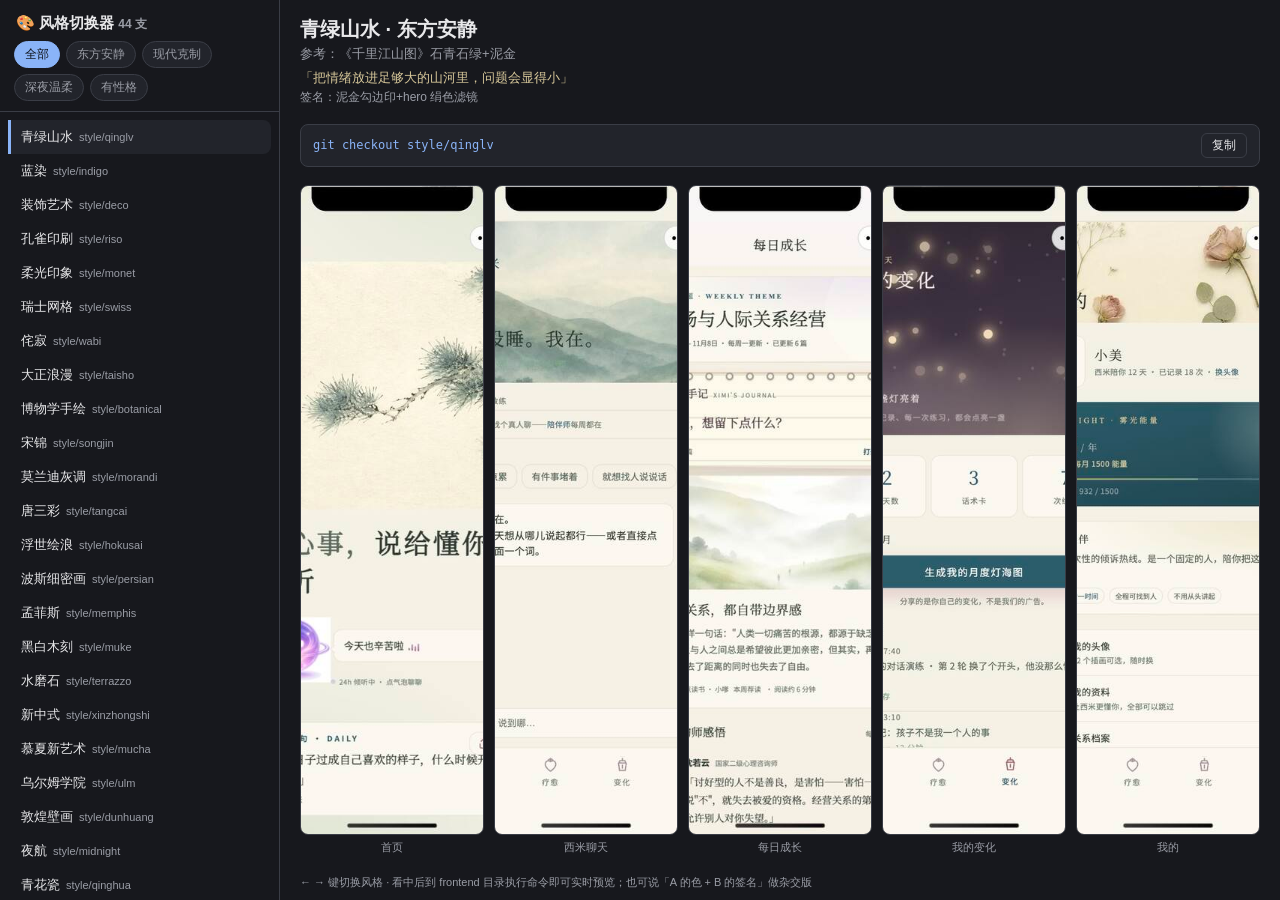
<file: switcher.html>
<!DOCTYPE html><html lang="zh"><head><meta charset="utf-8"><meta name="viewport" content="width=device-width,initial-scale=1">
<title>西米 · 风格切换器（44 支）</title>
<style>
:root{--bg:#17181d;--panel:#22242b;--line:#3a3d46;--fg:#e8e8ea;--mut:#9a9da6;--acc:#8ab4f8;--gold:#d8c89a}
*{box-sizing:border-box}
body{margin:0;background:var(--bg);color:var(--fg);font-family:PingFang SC,-apple-system,sans-serif;display:flex;height:100vh}
aside{width:280px;min-width:220px;border-right:1px solid var(--line);display:flex;flex-direction:column}
aside h1{font-size:15px;margin:14px 16px 8px}
.fams{display:flex;flex-wrap:wrap;gap:6px;padding:0 14px 10px;border-bottom:1px solid var(--line)}
.fams button{background:var(--panel);border:1px solid var(--line);color:var(--mut);border-radius:999px;padding:4px 10px;font-size:12px;cursor:pointer}
.fams button.on{background:var(--acc);border-color:var(--acc);color:#10131a}
#list{overflow-y:auto;flex:1;padding:8px}
#list button{display:block;width:100%;text-align:left;background:none;border:0;border-left:3px solid transparent;color:var(--fg);padding:8px 10px;font-size:13px;cursor:pointer;border-radius:0 8px 8px 0}
#list button .en{color:var(--mut);font-size:11px;margin-left:6px}
#list button.on{background:var(--panel);border-left-color:var(--acc)}
main{flex:1;display:flex;flex-direction:column;min-width:0}
.meta{padding:16px 20px 10px}
.meta h2{margin:0;font-size:20px}
.meta .ref{color:var(--mut);font-size:13px;margin-top:2px}
.meta .mood{color:var(--gold);font-size:13px;margin-top:6px}
.meta .sig{color:var(--mut);font-size:12px;margin-top:2px}
.cmd{margin:8px 20px;background:var(--panel);border:1px solid var(--line);border-radius:8px;padding:8px 12px;font:12px/1.6 monospace;color:var(--acc);display:flex;justify-content:space-between;align-items:center;gap:10px}
.cmd button{background:none;border:1px solid var(--line);color:var(--fg);border-radius:6px;padding:3px 10px;font-size:12px;cursor:pointer}
.pages{flex:1;display:grid;grid-template-columns:repeat(5,1fr);gap:10px;padding:10px 20px 20px;min-height:0}
.pages figure{margin:0;display:flex;flex-direction:column;min-height:0}
.pages img{width:100%;height:100%;object-fit:cover;object-position:top;border-radius:8px;border:1px solid var(--line)}
.pages figcaption{text-align:center;color:var(--mut);font-size:11px;margin-top:5px}
.hint{color:var(--mut);font-size:11px;padding:0 20px 10px}
@media(max-width:900px){body{flex-direction:column;height:auto}aside{width:100%;border-right:0;border-bottom:1px solid var(--line)}#list{max-height:180px}.pages{grid-template-columns:repeat(2,1fr)}}
</style></head><body>
<aside><h1>🎨 风格切换器 <span style="color:var(--mut);font-size:12px">44 支</span></h1>
<div class="fams" id="fams"></div><div id="list"></div></aside>
<main><div class="meta"><h2 id="m-name"></h2><div class="ref" id="m-ref"></div><div class="mood" id="m-mood"></div><div class="sig" id="m-sig"></div></div>
<div class="cmd"><code id="m-cmd"></code><button id="copy">复制</button></div>
<div class="pages" id="pages"></div>
<div class="hint">← → 键切换风格 · 看中后到 frontend 目录执行命令即可实时预览；也可说「A 的色 + B 的签名」做杂交版</div></main>
<script>const STYLES=[{"k": "qinglv", "name": "青绿山水", "ref": "《千里江山图》石青石绿+泥金", "mood": "把情绪放进足够大的山河里，问题会显得小", "sig": "泥金勾边印+hero 绢色滤镜", "fam": "东方安静"}, {"k": "indigo", "name": "蓝染", "ref": "蓝染布/浮世绘对色（靛蓝×朱印）", "mood": "深水的安静——夜里的情绪是靛蓝的", "sig": "朱印（浮世绘经典对色）", "fam": "深夜温柔"}, {"k": "deco", "name": "装饰艺术", "ref": "1920s Art Deco（墨绿×香槟金）", "mood": "把「整理心情」做成仪式——秩序即安抚", "sig": "卡片双线金框", "fam": "有性格"}, {"k": "riso", "name": "孔雀印刷", "ref": "Riso 双色印刷（荧光粉×印刷蓝）", "mood": "直白、年轻、「说出来不丢人」", "sig": "hero 网点点阵", "fam": "有性格"}, {"k": "monet", "name": "柔光印象", "ref": "莫奈《睡莲》（灰紫+湖绿光斑）", "mood": "被柔光包住——情绪是水面光斑，会散不会淹", "sig": "全页三层光斑氛围层", "fam": "深夜温柔"}, {"k": "swiss", "name": "瑞士网格", "ref": "International Typographic Style", "mood": "冷静清晰不煽情——「说清楚」即安抚", "sig": "全站去圆角+hero 黑白化+信号红", "fam": "现代克制"}, {"k": "wabi", "name": "侘寂", "ref": "土墙粗纸锈印、不对称", "mood": "不完美也可以被看见——毛边不需要修剪", "sig": "粗纸肌理+不对称对角卡角", "fam": "有性格"}, {"k": "taisho", "name": "大正浪漫", "ref": "和洋折衷（绢玫瑰×胭脂×苍绿印）", "mood": "旧时代的新女性——温柔里带主见", "sig": "双色缎带卡", "fam": "深夜温柔"}, {"k": "botanical", "name": "博物学手绘", "ref": "19 世纪标本册（橄榄叶绿+树皮印）", "mood": "把情绪当标本观察——观察即消化", "sig": "学名斜体标注+标本框", "fam": "有性格"}, {"k": "songjin", "name": "宋锦", "ref": "宋锦织物（紫墨金线织锦）", "mood": "情绪织进锦缎——乱的是织法不是线", "sig": "三色织锦嵌线", "fam": "东方安静"}, {"k": "morandi", "name": "莫兰迪灰调", "ref": "Giorgio Morandi 静物（一切颜色退半步）", "mood": "情绪不必浓烈——淡淡的也值得被认真对待", "sig": "全站去高光+hero 去饱和", "fam": "现代克制"}, {"k": "tangcai", "name": "唐三彩", "ref": "唐三彩釉色（琥珀×彩绿×酱釉流釉）", "mood": "情绪像釉色一样会流——高温里交融成新颜色", "sig": "雾光卡三彩流釉渐变", "fam": "东方安静"}, {"k": "hokusai", "name": "浮世绘浪", "ref": "葛饰北斋《神奈川冲浪里》（普鲁士蓝×白浪×朱印）", "mood": "情绪是浪——会起会落，浪底下的深蓝一直在", "sig": "卡底卷浪线+朱印落款", "fam": "有性格"}, {"k": "persian", "name": "波斯细密画", "ref": "波斯手抄本（宝蓝×金箔×赭陶）", "mood": "情绪是手抄本里的插画——被精心装帧的心事", "sig": "三色宝蓝金框", "fam": "有性格"}, {"k": "memphis", "name": "孟菲斯", "ref": "1980s Memphis Design（撞色几何+硬阴影）", "mood": "情绪可以好玩——明亮的也可以是真话", "sig": "卡片硬阴影轮换（黄/紫/橘）", "fam": "有性格"}, {"k": "muke", "name": "黑白木刻", "ref": "黑白木刻版画（纯黑白粗刻线）", "mood": "情绪刻在木头上——一刀是一刀", "sig": "三线黑刻框+反白标题", "fam": "有性格"}, {"k": "terrazzo", "name": "水磨石", "ref": "Venetian Terrazzo（多彩碎石屑）", "mood": "情绪是水磨石里的石屑——磨在一起才完整", "sig": "全页碎石点缀层", "fam": "现代克制"}, {"k": "xinzhongshi", "name": "新中式", "ref": "新中式室内（现代骨架+紫檀黄铜）", "mood": "传统给骨架，现代给呼吸", "sig": "黄铜细线+紫檀左签", "fam": "东方安静"}, {"k": "mucha", "name": "慕夏新艺术", "ref": "Alfons Mucha（石膏绿+玫瑰金棕）", "mood": "被花环围住——装饰是关怀的形状", "sig": "拱形对角圆角曲线框", "fam": "深夜温柔"}, {"k": "ulm", "name": "乌尔姆学院", "ref": "Ulm School（系统灰白+系统黄）", "mood": "理性本身是温柔的——一切有条理", "sig": "卡片族黑左轨+黄轨点缀", "fam": "现代克制"}, {"k": "dunhuang", "name": "敦煌壁画", "ref": "莫高窟壁画（土红石青金箔）", "mood": "千年洞窟里颜料仍在——被时间验证过的颜色", "sig": "三色嵌线框+藻井扇纹", "fam": "东方安静"}, {"k": "midnight", "name": "夜航", "ref": "深夜树洞（近黑蓝夜空+月光金+星子）", "mood": "凌晨三点的屏幕不该用白光刺人", "sig": "星子点缀+夜幕 veil", "fam": "深夜温柔"}, {"k": "qinghua", "name": "青花瓷", "ref": "青花瓷（瓷白钴蓝缠枝纹）", "mood": "心事画在瓷上——经窑火也不褪色", "sig": "缠枝竖纹+三层青花嵌线", "fam": "东方安静"}, {"k": "ruyao", "name": "汝窑天青", "ref": "宋瓷单色釉（天青一色族+冰裂纹）", "mood": "安静的极致是所有内容属于同一个调子", "sig": "冰裂纹开片", "fam": "东方安静"}, {"k": "songce", "name": "宋册朱批", "ref": "宋代奏折（黄麻纸松烟墨+朱批界栏）", "mood": "你是唯一有资格在自己心上批注的人", "sig": "界栏朱线+泥金批注", "fam": "东方安静"}, {"k": "baroque", "name": "巴洛克", "ref": "巴洛克绘画（深檀鎏金绛红绒）", "mood": "情绪是画布上的油画——浓郁不是负担是丰盛", "sig": "鎏金画框+绒面渐晕", "fam": "深夜温柔"}, {"k": "construct", "name": "构成主义", "ref": "El Lissitzky（红黑米斜切几何）", "mood": "情绪用最少的颜色最锐利的角度表达", "sig": "右上红三角+黑粗框", "fam": "有性格"}, {"k": "rococo", "name": "洛可可", "ref": "Rococo（粉绸珊瑚紫金曲线）", "mood": "温柔不需要沉重——粉绸裹着的一句「我在」也是认真的", "sig": "圆形印+珊瑚描边", "fam": "深夜温柔"}, {"k": "empire", "name": "帝政式", "ref": "Empire style（海军蓝×帝国金×象牙）", "mood": "秩序即力量——清晰的边界是安全感最古老的形式", "sig": "双金线嵌套框", "fam": "深夜温柔"}, {"k": "bauhaus", "name": "包豪斯", "ref": "Bauhaus 1919（三原色红黄蓝几何）", "mood": "情绪拆成清晰的原色——每个感受都有明确的形状", "sig": "卡片三原色角块+零圆角", "fam": "现代克制"}, {"k": "gothic", "name": "哥特烛光", "ref": "哥特教堂烛光（暖烛光宝石调近黑）", "mood": "深夜教堂里的一支蜡烛——黑暗存在，但光由你持着", "sig": "尖拱对角卡角+烛光渐晕", "fam": "深夜温柔"}, {"k": "brutalist", "name": "粗野主义", "ref": "Brutalism（清水混凝土+锈红点缀）", "mood": "不装饰的诚实——材料本来的样子就够了", "sig": "混凝土灰+零装饰+锈红强调", "fam": "现代克制"}, {"k": "japandi", "name": "Japandi", "ref": "日式侘寂×北欧功能（亚麻暖白+橄榄棕）", "mood": "少但够用——每件留下的东西都被认真选过", "sig": "微圆角+超轻投影+木质感", "fam": "现代克制"}, {"k": "datesys", "name": "日系杂志", "ref": "日系杂志排版（纸白碳墨林绿+细线）", "mood": "留白不是空，是给情绪腾出位置", "sig": "卡片顶部细线+零圆角+不对称网格", "fam": "现代克制"}, {"k": "kinfolk", "name": "Kinfolk", "ref": "Kinfolk 杂志（奶油纸+咖啡墨+陶土）", "mood": "少但够用——每件留下的东西都被认真选过", "sig": "奶油渐变卡+轻投影+暖化滤镜", "fam": "现代克制"}, {"k": "jinshi", "name": "金石拓片", "ref": "金石碑帖拓片（拓纸+拓墨+石青）", "mood": "刻在石头上的字经得起千年——心事也值得郑重对待", "sig": "碑帖双细框+去饱和 hero", "fam": "东方安静"}, {"k": "matisse", "name": "马蒂斯剪纸", "ref": "Matisse 晚年剪纸（画廊白+钴蓝+朱红柠檬色块）", "mood": "情绪可以是明亮的形状——剪下来贴在墙上就是作品", "sig": "卡角剪纸色斑+hero 增饱和", "fam": "有性格"}, {"k": "vaporwave", "name": "蒸汽波", "ref": "90s Vaporwave（淡紫屏+霓虹粉+网格）", "mood": "旧屏幕的柔光里，难过也可以有霓虹色", "sig": "细网格底纹+粉青渐变条", "fam": "有性格"}, {"k": "suxiu", "name": "苏绣", "ref": "苏绣双面绣（丝绢白+缠丝紫+捻金线）", "mood": "一根丝劈成十六份——心事被细细密密地善待过", "sig": "细紫线框+绢色内衬", "fam": "东方安静"}, {"k": "mondrian", "name": "蒙德里安", "ref": "新造型主义（白底黑粗格+红黄蓝色块）", "mood": "乱情绪也可以被格线接住——每一块都有清楚的位置", "sig": "4px 黑框零圆角+斜切黄块", "fam": "现代克制"}, {"k": "techo", "name": "手账", "ref": "日本 techo（格纹纸+圆珠笔蓝黑+和纸胶带）", "mood": "今天这一格写坏了也没关系——明天还有一整页", "sig": "全页淡格纹+卡顶胶带斜贴", "fam": "有性格"}, {"k": "klimt", "name": "克里姆特金箔", "ref": "Klimt 黄金时期（黑金底+金箔双线框）", "mood": "黑暗里最有光的地方是金线——心事镶进金箔里也郑重", "sig": "黑金双线内衬框+全站暗底", "fam": "深夜温柔"}, {"k": "splashink", "name": "泼墨", "ref": "张大千泼墨泼彩（宣纸白+墨晕+青绿点缀）", "mood": "墨是情绪——泼出去，浓淡由它，落纸即安", "sig": "卡角墨晕渐晕+直角+hero 去饱和", "fam": "东方安静"}, {"k": "manuscript", "name": "泥金手抄本", "ref": "中世纪泥金手抄本（羊皮纸+泥金嵌线+深红）", "mood": "每一个字都被抄写员郑重誊过——心事值得这样的仪式感", "sig": "泥金双嵌线+刊头深红", "fam": "有性格"}];
const PAGES=[["home","首页"],["chat","西米聊天"],["content","每日成长"],["grow","我的变化"],["me","我的"]];
const FAMS=["全部", "东方安静", "现代克制", "深夜温柔", "有性格"];
let fam="全部",idx=0,shown=STYLES;
const $=id=>document.getElementById(id);
function renderFams(){$("fams").innerHTML=FAMS.map(f=>`<button class="${f===fam?'on':''}" data-f="${f}">${f}</button>`).join('')}
function renderList(){$("list").innerHTML=shown.map((s,i)=>`<button class="${i===idx?'on':''}" data-i="${i}">${s.name}<span class="en">style/${s.k}</span></button>`).join('')}
function renderMain(){const s=shown[idx];if(!s)return;
 $("m-name").textContent=s.name+" · "+s.fam;$("m-ref").textContent="参考："+s.ref;
 $("m-mood").textContent="「"+s.mood+"」";$("m-sig").textContent="签名："+s.sig;
 $("m-cmd").textContent="git checkout style/"+s.k;
 $("pages").innerHTML=PAGES.map(([p,l])=>`<figure><img src="gallery/${s.k}-${p}.jpg" alt="${s.name} ${l}" loading="lazy"><figcaption>${l}</figcaption></figure>`).join('')}
function apply(){shown=fam==="全部"?STYLES:STYLES.filter(s=>s.fam===fam);idx=Math.min(idx,Math.max(0,shown.length-1));renderFams();renderList();renderMain()}
$("fams").addEventListener("click",e=>{const b=e.target.closest("button");if(!b)return;fam=b.dataset.f;idx=0;apply()});
$("list").addEventListener("click",e=>{const b=e.target.closest("button");if(!b)return;idx=+b.dataset.i;renderList();renderMain()});
$("copy").addEventListener("click",()=>{navigator.clipboard&&navigator.clipboard.writeText($("m-cmd").textContent);const b=$("copy");b.textContent="已复制";setTimeout(()=>b.textContent="复制",900)});
document.addEventListener("keydown",e=>{if(e.key==="ArrowRight"){idx=(idx+1)%shown.length;renderList();renderMain()}if(e.key==="ArrowLeft"){idx=(idx-1+shown.length)%shown.length;renderList();renderMain()}});
apply();
</script></body></html>
</file>
<file: online/styles.css>
/* ============================================================
 * Design Tokens — 全站唯一变量源（三级结构）
 *
 *   ① primitive  原始值：改这里 = 换整站色相/字族（最粗粒度）
 *   ② semantic   语义层：**积木与页面只准引用这一层**（可调节化的地基）
 *   ③ legacy     兼容别名：旧类名沿用，值全部指向语义层 —— 逐轮迁移后删除
 *
 * 纪律：
 *   - 新增积木禁止写魔法数字/色值，只能 var(--语义名)
 *   - 改色只改 ①/②；积木内部不许出现 #hex（例外：品牌插画/渐变装饰需注释说明）
 *   - 三级同名不同值时，语义层为准（alias 只是桥）
 *
 * 当前装稿：** v2 实测值 + v5「宣纸」中国风色层（主理人 2026-10-08 定中国风方向） **
 *   - v5 换动仅 4 个 primitive：bg/rose/rose-deep/pink（光晕与语义色沿用 v2 实测）
 *   - 值出处：backend/docs/02-设计/视觉规范-v2-柔光疗愈.md §1（含 WCAG 实测）
 *   - 复算工具：node tools/contrast-check.js v2（不达标即 exit 2）
 *   - v1 现值锚点：commit cad123e（回滚 = 检出该版 tokens.wxss）
 *   - v3 软陶材质候选不在此文件 —— 见 styles/clay.wxss（与玻璃分工，只换材质）
 * ============================================================ */
/* 令牌同时挂到 .tabbar：**自定义 tabBar 不在 page 元素的作用域内**，
 #w2w-root{}-级自定义属性不会继承到它（2026-10-09 判定实验证实：把 --clay-body 改绿，tabbar 不变绿）。
   不挂的后果：tabbar 的 background/描边/文字色全部解析失败 → 底色透明，长内容页的文字从导航条里透出来。
   旧页底部留白 107.64px、内容从不进这条带，所以这个缺陷一直没露头；新四页内容长，一跑就现。
   皮肤文件同样要带 .tabbar，否则切皮肤时导航条不跟。 */
 #w2w-root,.tabbar{
  /* ---------- ① primitive（原始调色板 · 改这里换整站色相） ---------- */
  --p-warm-white:#F3F1E8;   /* v9 青灰米纸（观夏本体调：主理人指黄偏了，参考图2/4/5为青灰米+青绿）：ink2 5.05 / 茶褐 5.39 / sage 5.05:1 */
  --p-ink:#3A3036;          /* v2 --ink · 11.68:1 主文字 */
  --p-ink-2:#6F636B;        /* v7.1 次要文字加深配平黄底 · 4.90:1（v2 原值 #7C6C74 在黄纸上 4.23 不达标） */
  --p-ink-3:#8C7F87;        /* v2 --ink-3 · 3.51:1 仅大字(≥14.56px)/非关键信息 */
  --p-rose:#B48A66;         /* v5 茶褐填充：光晕/装饰线，**不作文字**（on 宣纸 2.83 装饰档） */
  --p-rose-deep:#B03A2E;    /* v13 朱砂（浓墨手记方向，主理人选版式 C）：强调/链接/选中 · 5.32:1；印色同源 */
  --p-pink:#EFE3D2;         /* v5 米褐 soft：chip/次级底 */
  --p-violet:#C9CBE8;       /* v2 光晕·蓝紫：第二强调降权为氛围/图表装饰（v2 色数纪律：1 主色 + 光晕） */
  --p-lav:#D9CFE6;          /* v2 光晕·雾紫（安宁） */
  --p-peach:#F9E0C8;        /* v2 光晕·蜜桃（温暖） */
  --p-glow-dawn:#F6DDE2;    /* v2 光晕·晨粉（新增：v2 晨粉 ≠ brand-soft，各自独立） */
  --p-glow-sage:#CFDCC6;    /* v9 光晕·鼠尾草青绿（v2 光晕表 #CFDCC6 入座，东方山水调） */
  --p-seal:#A83F32;         /* v8 东方符号：朱砂印色（印上白字 5.69:1，装饰大字线 ≥3 达标） */
  --p-gold:#C9A96E;         /* v2 已移除金；现存引用仅 1 处（评分装饰），无 v2 替代值，暂留待专项轮 */
  --p-green:#3E7D5B;        /* v2 --ok · 4.51:1 */
  --p-glass:rgba(255,255,255,.55);     /* v2 玻璃卡片档（浮层另用 0.60–0.72，见各积木） */
  --p-glass-brd:rgba(255,255,255,.70); /* v2 玻璃白高光描边 */

  /* ---------- ② semantic（积木唯一可用层） ---------- */
  /* 底与面 */
  --color-bg:var(--p-warm-white);          /* 页面底 */
  --color-surface:var(--p-glass);          /* 卡片/浮层底 */
  --color-border:var(--p-glass-brd);       /* 玻璃描边 */
  /* 文字（三级：主/次/弱；弱只用于非关键信息） */
  --color-text:var(--p-ink);
  --color-text-2:var(--p-ink-2);
  --color-text-3:var(--p-ink-3);
  /* 品牌与强调 */
  --color-accent:var(--p-rose);            /* 填充/光晕/装饰线（不作文字） */
  --color-accent-deep:var(--p-rose-deep);  /* 文字强调/链接/选中 */
  --color-accent-soft:var(--p-pink);       /* 次级底/标签底 */
  --color-accent-alt:var(--p-violet);      /* 第二强调（渐变/图表装饰，v2 降权为氛围） */
  --color-warm:var(--p-gold);              /* 暖色装饰（非状态色；v2 移除金，见上） */
  --color-seal:var(--p-seal);              /* v8 朱砂印（印章/落款专用装饰） */
  /* 语义状态（与品牌色严格分离） */
  --color-success:var(--p-green);          /* v2 --ok 4.51:1 */
  /* 氛围光晕（只做背景层，永不承载文字；危机/支付/报告三处零光晕） */
  --color-tint-lav:var(--p-lav);           /* 雾紫 */
  --color-tint-peach:var(--p-peach);       /* 蜜桃 */
  --color-tint-pink:var(--p-glow-dawn);    /* 晨粉（v2 起与 brand-soft 分离） */
  --color-tint-sage:var(--p-glow-sage);    /* v9 青绿光晕 */
  /* 形（v2 卡片 20.80px；--radius-card 现引用 0 处，卡片半径仍在积木/全局类硬编码，待 L2 迁移接上） */
  --radius-card:20.80px;
  --radius-sheet:30.00px;
  --radius-pill:12.48px; /* v16 软边框：胶囊→软圆角 */
  /* 间距（1.00px 基数，常用档；新积木按档取值，勿写裸数字） */
  --space-1:5.00px;
  --space-2:10.00px;
  --space-3:14.00px;
  --space-4:20.00px;
  --space-5:30.00px;
  --space-page-x:20.00px;
  /* 字 */
  --font-display:'XISong','Noto Serif SC','Songti SC','STSong',serif; /* XISong = 加载的思源宋子集（app.js loadFontFace），缺字回落系统宋 */
  --font-ui:'Noto Sans SC','PingFang SC','Microsoft YaHei',sans-serif;
  --font-en:'Times New Roman','Didot',var(--font-display); /* v5 英文刊头：衬线西文 + 中文回落宋（真宋体换装见 loadFontFace 专项） */
  --font-num:'Menlo','SF Mono','Courier New',monospace; /* v13 等宽数字（浓墨手记的手账感） */
  /* 影与动效（v2 §3.1 暖玫瑰弥散影 0 12px 40px rpx 化；§6 通用过渡曲线） */
  --shadow-card:0 12.48px 41.60px rgba(176,132,150,.15);
  --dur-base:.38s;
  --ease-soft:cubic-bezier(.22,.61,.36,1);
  /* 安全区与固定头高 */
  --size-header-h:104.00px;
  --safe-top: env(safe-area-inset-top);
  --safe-bottom: env(safe-area-inset-bottom);

  /* ---------- ③ legacy 兼容别名（值全部指向语义层；迁移完成后删除本段） ---------- */
  --bg:var(--color-bg);
  --ink:var(--color-text);
  --ink-2:var(--color-text-2);
  --ink-3:var(--color-text-3);
  --rose:var(--color-accent);
  --rose-deep:var(--color-accent-deep);
  --pink:var(--color-accent-soft);
  --violet:var(--color-accent-alt);
  --gold:var(--color-warm);
  --green:var(--color-success);
  --lav:var(--color-tint-lav);
  --peach:var(--color-tint-peach);
  --glass:var(--color-surface);
  --glass-brd:var(--color-border);
  --shadow:var(--shadow-card);
  --serif:var(--font-display);
  --sans:var(--font-ui);
  --page-pad-x:var(--space-page-x);
  --header-h:var(--size-header-h);
  --dur-page:var(--dur-base);
  --ease-out:var(--ease-soft);
}

/* ============================================================
 * 软陶材质层 Soft Clay（v3 候选 · 与玻璃分工，色彩沿用 v2 tokens）
 *
 *   角色分配（写死，不互相假冒）：
 *     - 内容实体（心情/日历/手记/文章/列表等用户 90% 时间在读的卡）= .clay-card —— 不透明哑光，零 blur
 *     - 悬浮 chrome（TabBar / Sheet / 顶栏 / AI 气泡）= .g-lens —— 薄玻璃透镜，blur 必须 px
 *   方向稿：backend/docs/02-设计/视觉方向-软陶玻璃.md（v3 候选，不自动覆盖 v2）
 *   用法：页面 wxss @import 本文件后使用类名；禁止内容区玻璃卡、禁止冷灰 neumorphism 影
 *   令牌只在本 page{} 声明一次；三页打样见 pages/home、pages/content、pages/chat 的 wxss
 * ============================================================ */
/* 令牌同时挂到 .tabbar：**自定义 tabBar 不在 page 元素的作用域内**，
 #w2w-root{}-级自定义属性不会继承到它（2026-10-09 判定实验证实：把 --clay-body 改绿，tabbar 不变绿）。
   不挂的后果：tabbar 的 background/描边/文字色全部解析失败 → 底色透明，长内容页的文字从导航条里透出来。
   旧页底部留白 107.64px、内容从不进这条带，所以这个缺陷一直没露头；新四页内容长，一跑就现。
   皮肤文件同样要带 .tabbar，否则切皮肤时导航条不跟。 */
 #w2w-root,.tabbar{
  /* 材质令牌（v3 §3a：底比 v2 更暖、更「土」；文字/品牌/光晕照抄 v2 tokens） */
  --clay-bg:#F6F0E9;              /* 页面底（v4 起弃用作页底，变量保留） */
  --clay-body:#FAF8EF;            /* v9 主卡面=青灰米同族 */
  --clay-body-2:#EDEADF;          /* v9 沉面 */
  --clay-edge:rgba(120,90,70,.12);        /* v16 软化：茶褐淡边 */
  --clay-dome:none;    /* v6 版式层：直角纸不放穹顶光 */
  --clay-shadow:none; /* v6 版式层：无浮影（纸贴纸） */
  --clay-edge-soft:none; /* v6 */
  --clay-press:inset 0 2.00px 4.00px rgba(120,90,70,.08); /* 按压内收影（v5 茶褐同族） */
  --clay-radius:12.48px;            /* v16 软边框回归（主理人：不用方块角，用软边框） */
  --lens-fill:rgba(255,255,255,.72);      /* 玻璃透镜（仅浮层） */
}

/* ---------- 软陶卡（内容实体 · 五件套） ---------- */
.clay-card{background:var(--clay-body);border-radius:var(--clay-radius);
  border:1.00px solid var(--clay-edge);
  box-shadow:var(--clay-dome),var(--clay-shadow),var(--clay-edge-soft)}
/* 次级/凹陷面（chip 底、输入面） */
.clay-soft{background:var(--clay-body-2);border-radius:var(--clay-radius)}
/* 按压：像捏下去（外影收、内影出、scale .97）；120–180ms；reduced-motion 只保留色变 */
.clay-press{transition:transform .15s var(--ease-soft),box-shadow .15s var(--ease-soft)}
.clay-press:active{transform:scale(.97);
  box-shadow:var(--clay-edge-soft),var(--clay-press)}

/* ---------- 玻璃透镜（悬浮 chrome 收紧版 · 单页 ≤2 且不叠） ---------- */
.g-lens{background:var(--lens-fill);
  backdrop-filter:blur(18px) saturate(140%);-webkit-backdrop-filter:blur(18px) saturate(140%); /* px 铁律；降级底 = .72 自白已够读 */
  border:1.00px solid rgba(255,255,255,.70);
  box-shadow:inset 0 1.00px 1.00px rgba(255,255,255,.35),0 8.00px 30.00px rgba(30,28,24,.08)}

/* ---------- 卡内光晕（v2 §3.2：radial-gradient 实现，禁 filter/blur；每卡 ≤1） ---------- */
.clay-glow-peach{background-image:radial-gradient(120% 90% at 85% 0%,rgba(249,224,200,.55),transparent 62%)}
.clay-glow-rose{background-image:radial-gradient(120% 90% at 15% 0%,rgba(192,138,150,.35),transparent 62%)}
.clay-glow-mist{background-image:radial-gradient(120% 90% at 85% 0%,rgba(217,207,230,.55),transparent 62%)}
 /* v9 全局化：clay 令牌与材质类全站可用（修 tabbar 在非打样页变量缺失变透明） */
/* 图标 v2：background-image，颜色已烤入 SVG（wcsc 丢 mask 的替代方案） */
.ic3o{width:16.64px;height:16.64px;display:inline-block;flex:none;background:url("[data-uri]") center/100% no-repeat}
.ic3{width:16.64px;height:16.64px;display:inline-block;flex:none;background:url("[data-uri]") center/100% no-repeat}
.ic3f{width:16.64px;height:16.64px;display:inline-block;flex:none;background:url("[data-uri]") center/100% no-repeat}
.ic4{width:16.64px;height:16.64px;display:inline-block;flex:none;background:url("[data-uri]") center/100% no-repeat}
.ic5f{width:16.64px;height:16.64px;display:inline-block;flex:none;background:url("[data-uri]") center/100% no-repeat}
.ic6g{width:16.64px;height:16.64px;display:inline-block;flex:none;background:url("[data-uri]") center/100% no-repeat}
.ic7d{width:16.64px;height:16.64px;display:inline-block;flex:none;background:url("[data-uri]") center/100% no-repeat}
.ic8gy{width:16.64px;height:16.64px;display:inline-block;flex:none;background:url("[data-uri]") center/100% no-repeat}
.ic8d{width:16.64px;height:16.64px;display:inline-block;flex:none;background:url("[data-uri]") center/100% no-repeat}
.ic9f{width:16.64px;height:16.64px;display:inline-block;flex:none;background:url("[data-uri]") center/100% no-repeat}
.ic10f{width:16.64px;height:16.64px;display:inline-block;flex:none;background:url("[data-uri]") center/100% no-repeat}
.ic12f{width:16.64px;height:16.64px;display:inline-block;flex:none;background:url("[data-uri]") center/100% no-repeat}
.ic14f{width:16.64px;height:16.64px;display:inline-block;flex:none;background:url("[data-uri]") center/100% no-repeat}
.ic11{width:16.64px;height:16.64px;display:inline-block;flex:none;background:url("[data-uri]") center/100% no-repeat}
.ic11p{width:16.64px;height:16.64px;display:inline-block;flex:none;background:url("[data-uri]") center/100% no-repeat}
.ic16{width:16.64px;height:16.64px;display:inline-block;flex:none;background:url("[data-uri]") center/100% no-repeat}
.ic16-on{width:16.64px;height:16.64px;display:inline-block;flex:none;background:url("[data-uri]") center/100% no-repeat}
.ic16f{width:16.64px;height:16.64px;display:inline-block;flex:none;background:url("[data-uri]") center/100% no-repeat}
.ic17f{width:16.64px;height:16.64px;display:inline-block;flex:none;background:url("[data-uri]") center/100% no-repeat}
.ic18f{width:16.64px;height:16.64px;display:inline-block;flex:none;background:url("[data-uri]") center/100% no-repeat}
.ic19f{width:16.64px;height:16.64px;display:inline-block;flex:none;background:url("[data-uri]") center/100% no-repeat}
.ic21f{width:16.64px;height:16.64px;display:inline-block;flex:none;background:url("[data-uri]") center/100% no-repeat}
.ic22{width:16.64px;height:16.64px;display:inline-block;flex:none;background:url("[data-uri]") center/100% no-repeat}
.ic22-on{width:16.64px;height:16.64px;display:inline-block;flex:none;background:url("[data-uri]") center/100% no-repeat}
.ic23{width:16.64px;height:16.64px;display:inline-block;flex:none;background:url("[data-uri]") center/100% no-repeat}
.ic23-on{width:16.64px;height:16.64px;display:inline-block;flex:none;background:url("[data-uri]") center/100% no-repeat}
.ic24{width:16.64px;height:16.64px;display:inline-block;flex:none;background:url("[data-uri]") center/100% no-repeat}
.ic24-on{width:16.64px;height:16.64px;display:inline-block;flex:none;background:url("[data-uri]") center/100% no-repeat}
.ic28{width:16.64px;height:16.64px;display:inline-block;flex:none;background:url("[data-uri]") center/100% no-repeat}
.ic29{width:16.64px;height:16.64px;display:inline-block;flex:none;background:url("[data-uri]") center/100% no-repeat}
.ic30f{width:16.64px;height:16.64px;display:inline-block;flex:none;background:url("[data-uri]") center/100% no-repeat}
.ic32f{width:16.64px;height:16.64px;display:inline-block;flex:none;background:url("[data-uri]") center/100% no-repeat}
.icplus{width:16.64px;height:16.64px;display:inline-block;flex:none;background:url("[data-uri]") center/100% no-repeat}
.icspark{width:16.64px;height:16.64px;display:inline-block;flex:none;background:url("[data-uri]") center/100% no-repeat}
.ictick{width:16.64px;height:16.64px;display:inline-block;flex:none;background:url("[data-uri]") center/100% no-repeat}
.icheart{width:16.64px;height:16.64px;display:inline-block;flex:none;background:url("[data-uri]") center/100% no-repeat}

/* ↓ 皮肤候选开关（2026-10-09）：取消下一行注释 = 启用「粉蓝水彩」候选皮肤；
     保持注释 = 现行 v10 青灰米纸。并排对比 = 切换此行各跑一次截图。
     候选文件与来源见 styles/tokens-pinkblue.wxss 头部。 */
/* /* ============================================================
 * 皮肤候选 · 粉蓝水彩（甲方「西米演示」配色 · 2026-10-09）
 *
 * 形态：**候选皮肤**，与现行 v10 青灰米纸并存；默认不启用。
 * 开关：app.wxss 顶部一行 —— 取消 `@import "styles/tokens-pinkblue.wxss";` 的注释即启用。
 * 原理：只重声明 ①primitive 与材质令牌。②③层全是 var() 引用，自动跟着走；
 *      page 底走 --bg → --color-bg → --p-warm-white 别名链，一并切换，无需另写背景规则。
 * 本文件**只换颜色与材质**：版式（圆角/字号/间距）属甲方排版，不随皮肤切换。
 *
 * 出处：backend/docs/02-设计/甲方排版基准-西米演示-2026-10-09/（含原型 HTML、截图、分析）
 * 取值：甲方原型 `:root` 与各面实测值
 * 复算：node tools/contrast-check.js pinkblue（不达标即 exit 2）
 * 回退：本文件独立于 tokens.wxss，删 import 一行即回到现行皮肤
 *
 * ⚠ 皮肤管不到的地方（已知局限，验收时按此解释）：
 *   - app.json 的 window / tabBar 静态色（下拉背景、系统胶囊）
 *   - icon.wxss 与 custom-tab-bar 的**烘色** base64 图标：换色需另生成一套
 *   - sleep / report / moodcal 三页自带的 page 渐变、app.wxss 遗留 .gr-* 硬编码
 *   - 行楷点缀字（--hand 家族）依赖 iOS 系统字体，Android 回落楷体/宋
 * ============================================================ */
/* 令牌同时挂到 .tabbar：**自定义 tabBar 不在 page 元素的作用域内**，
 #w2w-root{}-级自定义属性不会继承到它（2026-10-09 判定实验证实：把 --clay-body 改绿，tabbar 不变绿）。
   不挂的后果：tabbar 的 background/描边/文字色全部解析失败 → 底色透明，长内容页的文字从导航条里透出来。
   旧页底部留白 107.64px、内容从不进这条带，所以这个缺陷一直没露头；新四页内容长，一跑就现。
   皮肤文件同样要带 .tabbar，否则切皮肤时导航条不跟。 */
 #w2w-root,.tabbar{
  /* ---------- ① primitive（甲方原型值） ---------- */
  --p-warm-white:#FBFAF6;   /* 甲方 --paper · 纸底 */
  --p-ink:#33302F;          /* 甲方 --ink · 主文字 */
  --p-ink-2:#5C5553;        /* 甲方 --ink2 · 次要文字 */
  --p-ink-3:#8E8683;        /* 甲方 --ink3 · 弱文字（仅大字/非关键，与现行皮肤同纪律） */
  --p-rose:#B0576E;         /* 甲方 --brand · 玫红：填充/光晕；白字 4.73:1，可作按钮底 */
  --p-rose-deep:#8E4058;    /* 甲方 --brand-deep · 文字强调/选中/链接 */
  --p-pink:#F2D8E1;         /* 甲方 --pink · 次级底/标签底 */
  --p-violet:#C9DBE8;       /* 甲方 --lav · 第二强调（雾蓝，降权为氛围/图表装饰） */
  --p-lav:#C9DBE8;          /* 光晕·雾蓝（甲方只给一个蓝，故与第二强调同源） */
  --p-peach:#FBEFDD;        /* 甲方 --peach */
  --p-glow-dawn:#F2D8E1;    /* 光晕·晨粉（甲方只给一个粉，故与 soft 同值；v2 的晨粉分离规则本皮肤不适用） */
  --p-glow-sage:#E3EFE8;    /* 甲方 --mint · 光晕·薄荷 */
  --p-seal:#8E4058;         /* 朱砂印：甲方未给印章色，落在品牌深色内保持同族 */
  --p-gold:#C9A96E;         /* 暖金：甲方未定义；沿用现行值（现存引用仅评分装饰 1 处） */
  --p-green:#3E7D5B;        /* 状态色：属语义状态不属风格，沿用现行值 */
  --p-glass:rgba(255,255,255,.55);
  --p-glass-brd:rgba(255,255,255,.70);

  /* ②层里唯一写死 rgba 的值，必须跟着换 */
  --shadow-card:0 12.48px 41.60px rgba(142,64,88,.13);

  /* ---------- 材质令牌（clay.wxss 的同名块；不换会让 tabbar 与卡片留在茶褐色） ---------- */
  --clay-bg:#F7F4F2;               /* 已弃用为页面底，仅保一致性 */
  --clay-body:#FEFDFB;             /* 内容卡面：保持不透明（正文对比度纪律） */
  --clay-body-2:#F4EDEF;           /* 凹陷面：粉灰调 */
  --clay-edge:rgba(142,64,88,.14); /* 描边/发丝线：甲方 --line 家族 */
  --lens-fill:rgba(255,255,255,.72);
}

/* ============================================================
 * 皮肤装饰层
 *
 * 只有粉蓝水彩有这一层；开关关掉时这些类不存在，引用它们的节点自然无样式、不可见。
 * 页面用法：作为铺满视口的首个子元素 + 内容层 z-index:1
 * ============================================================ */

/* 粉蓝水彩晕染底 —— 对应原型 .screen::before（原值 ×2 换算为 rpx，注释内为原型 px） */
.pb-wash{position:fixed;inset:0;z-index:0;pointer-events:none;
  background:
    /* 纸质薄雾：原型「纸纹颗粒」层实为常量矩阵（feColorMatrix 噪声系数全 0）→ 2.5% 均匀暖灰薄雾，非颗粒。此处如实还原，零资产零 GPU */
    linear-gradient(rgba(133,120,115,.025),rgba(133,120,115,.025)),
    radial-gradient(436.80px 343.20px at 10% -4%, rgba(242,216,225,.9), transparent 58%),    /* 420×330 粉 */
    radial-gradient(447.20px 374.40px at 102% 6%, rgba(185,210,228,.85), transparent 60%),   /* 430×360 雾蓝 */
    radial-gradient(374.40px 312.00px at 92% 42%, rgba(242,216,225,.5), transparent 62%),    /* 360×300 粉 */
    radial-gradient(312.00px 291.20px at 0% 46%, rgba(185,210,228,.42), transparent 64%),    /* 300×280 雾蓝 */
    radial-gradient(540.80px 416.00px at 50% 108%, rgba(251,239,221,.68), transparent 66%); /* 520×400 蜜桃 */
}

/* 问候区水彩色块晕染 —— 原型 .greet::before/::after 的雨墙（原型用伪元素，小程序伪元素在 view 上可用，但保留为独立层更好控层级） */
.pb-blob{position:absolute;top:-4.16px;right:-10.40px;width:120.64px;height:110.24px;z-index:0;pointer-events:none;
  border-radius:56% 44% 52% 48%/48% 58% 42% 52%;filter:blur(1.04px);
  background:radial-gradient(circle at 42% 42%, rgba(240,199,216,.8), rgba(240,199,216,.28) 68%, transparent 74%)}
.pb-blob-2{position:absolute;top:37.44px;right:41.60px;width:91.52px;height:85.28px;z-index:0;pointer-events:none;
  border-radius:46% 54% 44% 56%/56% 46% 54% 44%;filter:blur(1.04px);
  background:radial-gradient(circle at 45% 45%, rgba(170,201,224,.66), rgba(170,201,224,.22) 68%, transparent 74%)}
 */
 #w2w-root{margin:0;padding:0;font-family:var(--sans);color:var(--ink);
  background:
    radial-gradient(900.00px 600.00px at 12% -10%, #F6E3E8 0%, transparent 60%),
    radial-gradient(800.00px 600.00px at 95% 15%, #F2DDE6 0%, transparent 55%),
    radial-gradient(900.00px 700.00px at 50% 110%, #FBE7D2 0%, transparent 55%),
    #F6F1EF}
view,text,image,button,input,textarea,scroll-view,cover-view,navigator{margin:0;padding:0;box-sizing:border-box}
/* ============ 设计系统 ============ */
/* ---- 底色光晕 / 标签（2026-10-09 细节轮：从「饱和色块」改为家里的做法）
 *  家里的配方（content.wxss .gr-theme）：卡面 --clay-body 打底 + 发丝线 + **一处极淡的卡内光晕**
 *  （radial-gradient at 85% 0% → transparent 62%），而不是整块铺色。v2 §0 原话：「情绪靠光晕表达而不是色块」。
 *  所以这四个类现在只提供"光"，底面由各自的卡片给 --clay-body；一类一色的识别保留，色块感去掉。
 *  令牌驱动 → 皮肤一换光晕颜色跟着换。 ---- */
.bg-pink{background-image:radial-gradient(120% 90% at 86% 0%,var(--color-tint-pink),transparent 62%)}
.bg-lav{background-image:radial-gradient(120% 90% at 86% 0%,var(--color-tint-lav),transparent 62%)}
.bg-peach{background-image:radial-gradient(120% 90% at 86% 0%,var(--color-tint-peach),transparent 62%)}
.bg-mint{background-image:radial-gradient(120% 90% at 86% 0%,var(--color-tint-sage),transparent 62%)}
/* 标签：家里的 chip 是"发丝线框 + 透明底"（app.wxss .chip），不是实色胶囊 */
.tag-pink,.tag-lav,.tag-mint{background:transparent;border:1.00px solid var(--clay-edge);color:var(--color-text-2)}
.tag-pink{color:var(--color-accent-deep)}
/* ---- 左侧演示信息栏 ---- */




/* 浮层：脱离滚动容器，按当前屏显隐 */
.ovl{opacity:0;visibility:hidden;pointer-events:none;transition:opacity .3s,visibility .3s}
.ovl.on{opacity:1;visibility:visible;pointer-events:auto}



/* ---- 屏幕通用 ---- */
 #w2w-root{width:100%;min-height:100%;overflow-x:hidden;background:var(--bg);-webkit-overflow-scrolling:touch}
page::-webkit-scrollbar{display:none;width:0}

.inner{padding:calc(66.00px + env(safe-area-inset-top)) 20.00px calc(108.00px + env(safe-area-inset-bottom));min-height:100%;position:relative}
.rise{animation:rise .55s cubic-bezier(.22,.9,.32,1) both}
.rise.d1{animation-delay:.06s}.rise.d2{animation-delay:.13s}
.rise.d3{animation-delay:.2s}.rise.d4{animation-delay:.27s}
.rise.d5{animation-delay:.34s}.rise.d6{animation-delay:.41s}
@keyframes rise{from{opacity:0;transform:translateY(18.00px)}to{opacity:1;transform:none}}
.glass{background:var(--glass);backdrop-filter:blur(12.00px) saturate(1.25);-webkit-backdrop-filter:blur(12.00px) saturate(1.25);
  border:1.00px solid var(--clay-edge);border-radius:12.48px;box-shadow:none} /* v6 纸面玻璃基底 */
.kicker{font-size:11.00px;letter-spacing:.3em;color:var(--rose);font-weight:500;text-transform:uppercase;font-family:var(--font-en)} /* v5 刊头：衬线西文 */
.btn{display:flex;align-items:center;justify-content:center;gap:8.00px;border:none;cursor:pointer;
  font-family:var(--sans);font-weight:500;border-radius:12.48px;transition:transform .2s,box-shadow .2s}
.btn:active{transform:scale(.96)}
.btn-primary{background:var(--color-accent-deep);color:#fff; /* v2 §5：主按钮实底 --brand-deep，不用渐变（白字 4.65:1） */
  box-shadow:0 10.00px 24.00px rgba(176,107,125,.4),inset 0 1.00px 0 rgba(255,255,255,.35)}
.btn-glass{background:rgba(255,255,255,.5);backdrop-filter:blur(14.00px);border:1.00px solid rgba(255,255,255,.75);color:var(--rose-deep)}
/* ---- v8 东方符号：朱砂小印（品牌装饰元素，非文案；摘除=删 .xi-seal 类与引用节点） ---- */
.xi-seal{display:inline-flex;align-items:center;justify-content:center;width:27.04px;height:52.00px;
  background:var(--color-seal);color:#FBF6EA;writing-mode:vertical-rl;-webkit-writing-mode:vertical-rl;
  font-family:var(--font-display);font-weight:400;font-size:13.52px;letter-spacing:.22em;line-height:1;
  border-radius:12.48px;transform:rotate(2deg);flex:none}
.xi-seal::after{content:'西米'} /* 印文走伪元素：不进 DOM 文本（文案保真硬指标） */
.xi-seal-sm{width:20.80px;height:39.52px;font-size:11.44px}
.xi-seal-ximi::after{content:'西米'} /* 本项目人设名的印文（基类印文是「西米」） */
.chip{display:inline-flex;align-items:center;gap:4.00px;padding:5.00px 12.00px;border-radius:12.48px;font-size:12.00px;
  background:rgba(255,255,255,.55);border:1.00px solid rgba(255,255,255,.8);color:var(--ink-2)}
.divider{height:1.00px;background:linear-gradient(90deg,transparent,rgba(190,126,143,.35),transparent);margin:14.00px 0}
/* ---- 顶部磨砂条：真机滚动时内容在其下淡出，不被灵动岛生硬遮挡 ---- */

/* Tabbar 样式已全部归 custom-tab-bar 组件（2026-10-09）：此处原「液态玻璃胶囊」那套 v6 规则退役。
   它曾与组件规则同时命中同一个 .tabbar（apply-shared），残留出激活项的指示点与 hover 缩放；
   且它的 :root 时代取值与本版导航形态（贴底纸条）不符。删净，避免两处抢样式。 */
/* ---- 全局悬浮顶栏（iOS 毛玻璃） ---- */






/* 深色页（失眠专区）顶栏：暗色毛玻璃 */





/* 子页面内容避开悬浮顶栏 */
.inner,.inner,.inner,.inner,
.inner,.inner,.inner,.inner{padding-top:calc(118.00px + env(safe-area-inset-top))}
/* 详细页背景：高短调 */
/* 详细页上下分卡 */
.gcal.mmood{margin-top:14.00px}
.mc-sub{font-size:10.00px;color:var(--ink-3)}
.mrow{display:flex;justify-content:space-between;padding:2.00px 2.00px 0}
.mrow .mw{display:flex;flex-direction:column;align-items:center;gap:5.00px}
.mrow .mw .icn{width:30.00px;height:30.00px;border-radius:50%;display:block}
.mrow .mw .wl{font-size:9.50px;color:var(--ink-3)}
.mrow .mw.today .icn{outline:2.00px solid var(--rose-deep);outline-offset:2.00px}
.mrow .mw.fut .fh{width:30.00px;height:30.00px;border-radius:50%;border:1.60px dashed var(--ink-3);
  display:flex;align-items:center;justify-content:center;font-size:10.00px;color:var(--ink-3);opacity:.7}
/* 弧度周日历 */
.mc-arc{width:100%;height:128.00px;margin-top:6.00px;display:block}
.mc-arc .al{fill:none;stroke:rgba(255,255,255,.75);stroke-width:1.6}
.mc-arc .num{font-size:9.50px;fill:var(--ink-2);text-anchor:middle}
.mc-arc .wd2{font-size:9.00px;fill:var(--ink-3);text-anchor:middle}
.mc-arc .fut-c{fill:rgba(255,255,255,.35);stroke:rgba(255,255,255,.8);stroke-dasharray:3 3}
.mc-arc .today-c{fill:#fff;stroke:var(--rose-deep);stroke-width:2}
/* 表情脸按钮 */
.c-moods .m.ff .icn{width:30.00px;height:30.00px;padding:0;background:none;border-radius:50%}
.c-moods .m.ff.on .icn{outline:2.50px solid var(--rose-deep);outline-offset:2.00px;transform:scale(1.14);opacity:1}
/* 首页卡表情脸 */
.gcal .gc-mi.fxface{background:none;border:none}
/* ---- 聊天气泡 ---- */



.msg-row{display:flex;gap:9.00px;margin-bottom:14.00px;align-items:flex-start}
.msg-row.me{flex-direction:row-reverse}
.msg-row .avatar{width:34.00px;height:34.00px;border-radius:50%;flex:none;overflow:hidden;
  border:2.00px solid rgba(255,255,255,.9);box-shadow:0 3.00px 10.00px rgba(160,110,130,.3);background:#F3E4EA}
.msg-row .avatar image{width:100%;height:100%;object-fit:cover;display:block}






@keyframes tp{0%,60%,100%{transform:translateY(0);opacity:.5}30%{transform:translateY(-5.00px);opacity:1}}
/* ---- 弹层 / Toast ---- */
.mask{position:fixed;inset:0;background:rgba(70,52,62,.32);backdrop-filter:blur(4.00px);
  z-index:80;opacity:0;visibility:hidden;transition:.3s}
.mask.show{opacity:1;visibility:visible}



/* ---- 成长页（公众号式排版 · 高短调） ---- */
.gr-theme{position:relative;border-radius:12.48px;overflow:hidden;padding:18.00px 20.00px;
  background:linear-gradient(135deg,#E9D9E2,#DDE0EF);box-shadow:var(--shadow)}
.gr-theme::after{content:'';position:absolute;right:-34.00px;top:-34.00px;width:150.00px;height:150.00px;border-radius:50%;
  background:rgba(255,255,255,.22)}
.gr-theme .lb{font-size:9.00px;letter-spacing:.24em;color:var(--rose-deep);font-weight:700}
.gr-theme .tb{display:block;font-family:var(--serif);font-size:19.00px;font-weight:900;margin-top:8.00px;color:#4E3E47}
.gr-theme .tm{margin-top:9.00px;font-size:10.00px;color:var(--ink-2)}
.gr-feat{margin-top:14.00px;background:#fff;border-radius:12.48px;overflow:hidden;
  box-shadow:var(--shadow);cursor:pointer}
.gr-feat .cov{height:148.00px;background-size:cover;background-position:center;position:relative;overflow:hidden}
.gr-feat .cov image{width:100%;height:100%}
.gr-feat .cov .tg{position:absolute;left:13.00px;bottom:11.00px;font-size:9.50px;font-weight:700;color:var(--rose-deep);
  background:rgba(255,255,255,.92);border-radius:12.48px;padding:4.00px 11.00px}
.gr-feat .bd{padding:14.00px 17.00px 15.00px}
.gr-feat .bd>.tb{font-family:var(--serif);font-size:16.50px;line-height:1.5;font-weight:900}
.gr-feat .bd>.tp{font-size:12.00px;color:var(--ink-2);line-height:1.8;margin-top:8.00px}
.gr-meta{display:flex;align-items:center;gap:6.00px;margin-top:11.00px;font-size:10.00px;color:var(--ink-3)}
.gr-meta .av{width:19.00px;height:19.00px;border-radius:50%;background:var(--rose-soft,#F6E7EB);color:var(--rose-deep);
  font-size:9.00px;font-weight:700;display:flex;align-items:center;justify-content:center}
.gr-sec{display:flex;align-items:baseline;justify-content:space-between;margin:20.00px 2.00px 10.00px}
.gr-sec .tb{font-family:var(--serif);font-size:15.00px;font-weight:700}
.gr-sec .tsp{font-size:10.00px;color:var(--ink-3)}
.gr-c{display:flex;gap:11.00px;background:#fff;border-radius:20.00px 26.00px 20.00px 26.00px;padding:13.00px 15.00px;
  box-shadow:var(--shadow-s,0 8.00px 24.00px rgba(170,135,150,.09));cursor:pointer;margin-bottom:10.00px}
.gr-c image{width:40.00px;height:40.00px;border-radius:50%;flex:none}
.gr-c .nm{font-size:11.50px;font-weight:700}
.gr-c .nm .ti{font-style:normal;font-size:9.50px;color:var(--ink-3);font-weight:400;margin-left:5.00px}
.gr-c .qt{font-family:var(--serif);font-size:13.00px;line-height:1.8;margin-top:7.00px;color:#57424B}
.gr-c .dt{font-size:9.50px;color:var(--ink-3);margin-top:8.00px}
.gr-u{display:flex;gap:10.00px;background:#fff;border-radius:0;padding:13.00px 15.00px;
  box-shadow:var(--shadow-s,0 8.00px 24.00px rgba(170,135,150,.09));margin-bottom:10.00px}
.gr-u .uv{width:36.00px;height:36.00px;border-radius:50%;flex:none;display:flex;align-items:center;justify-content:center;
  font-size:13.00px;font-weight:700}
.gr-u .nm{font-size:11.50px;font-weight:700}
.gr-u .tm{font-size:9.50px;color:var(--ink-3);font-weight:400;margin-left:6.00px}
.gr-u .ct{font-size:12.50px;line-height:1.8;margin-top:5.00px}
.gr-u .ft{display:flex;gap:14.00px;margin-top:9.00px;font-size:10.00px;color:var(--ink-3)}
.gr-past{display:flex;align-items:center;padding:12.00px 4.00px;border-bottom:1.00px solid rgba(140,110,125,.14);cursor:pointer}
.gr-past .tb{font-size:12.50px;font-weight:500}
.gr-past .tsp{margin-left:auto;font-size:10.00px;color:var(--ink-3)}
.gr-b{background:#fff;border-radius:16.00px 22.00px 16.00px 22.00px;padding:12.00px 15.00px;margin-bottom:9.00px;cursor:pointer;
  box-shadow:var(--shadow-s,0 8.00px 24.00px rgba(170,135,150,.09))}
.gr-b .bt{font-family:var(--serif);font-size:13.00px;font-weight:700}
.gr-b .bt .ti{font-style:normal;font-size:10.00px;color:var(--ink-3);font-weight:400;margin-left:7.00px}
.gr-b .bq{font-size:11.50px;color:var(--ink-2);line-height:1.75;margin-top:6.00px}
/* ---- 西米手记：铁丝圈笔记本组件 ---- */
.nb{margin-top:14.00px;cursor:pointer}
.nb-spiral{display:flex;justify-content:space-between;padding:0 26.00px;position:relative;z-index:2;margin-bottom:-7.00px}
.nb-spiral .ti{width:11.00px;height:11.00px;border-radius:50%;border:2.00px solid #A89C94;background:transparent;
  box-shadow:inset 0 1.50px 1.50px rgba(255,255,255,.7),0 1.50px 2.00px rgba(90,70,60,.35)}
.nb-stack{position:relative;height:118.00px}
.nb-page{position:absolute;inset:0;border-radius:1.04px;
  background:#FBF6E8;box-shadow:0 8.00px 22.00px rgba(140,115,100,.16)}
.nb-page.p1{transform:rotate(-1.6deg) translateY(6.00px);background:#F3ECDB;box-shadow:0 6.00px 16.00px rgba(140,115,100,.12)}
.nb-page.p2{transform:rotate(.9deg) translateY(3.00px);background:#F8F1E1}
.nb-page.p3{padding:14.00px 18.00px 12.00px 26.00px;display:flex;flex-direction:column;
  background:
    linear-gradient(90deg,transparent 17.00px,rgba(190,126,143,.4) 17.00px,rgba(190,126,143,.4) 18.00px,transparent 18.00px),
    repeating-linear-gradient(180deg,transparent 0 27.00px,rgba(140,115,100,.16) 27.00px 28.00px),
    #FDF9EC}
.nb-title{display:flex;align-items:baseline;gap:8.00px}
.nb-title .tb{font-family:var(--serif);font-size:14.50px;font-weight:900;color:#57424B}
.nb-title .tsp{font-size:8.50px;letter-spacing:.2em;color:var(--ink-3)}
.nb-line{font-family:var(--serif);font-size:16.00px;font-weight:700;color:#57424B;margin-top:16.00px}
.nb-meta{margin-top:auto;display:flex;align-items:center;justify-content:space-between;
  font-size:9.50px;color:var(--ink-3)}
.nb-meta .nb-go{color:var(--rose-deep);font-weight:700}
/* ---- 西米手记弹层 ---- */
.jnl{position:fixed;inset:0;z-index:75;display:flex;flex-direction:column;
  background:linear-gradient(180deg,#F5EDDD,#F1E8D6);
  opacity:0;visibility:hidden;transition:.35s}
.jnl.show{opacity:1;visibility:visible}
.jnl-in{flex:1;display:flex;flex-direction:column;padding:calc(20.00px + env(safe-area-inset-top)) 24.00px 20.00px;overflow-y:auto;scrollbar-width:none}
.jnl-in::-webkit-scrollbar{display:none}
.jnl-head{display:flex;align-items:center;padding-bottom:15.00px;border-bottom:1.00px solid rgba(140,115,100,.22)}
.jnl-head .tb{font-family:var(--serif);font-size:20.00px;font-weight:900;color:#46343E;letter-spacing:.02em}
.jnl-head .tsp{margin-left:10.00px;font-size:9.00px;letter-spacing:.22em;color:var(--ink-3);padding-top:2.00px}
.jnl-head .tsp .ti{font-style:normal}
.jnl-x{width:max-content;min-width:0;margin-left:auto;width:30.00px;height:30.00px;border-radius:50%;border:1.00px solid rgba(140,115,100,.28);flex:none;
  background:rgba(255,255,255,.55);color:var(--ink-2);font-size:12.00px;cursor:pointer}
.jnl-q{font-family:var(--serif);font-size:25.00px;font-weight:900;line-height:1.5;color:#46343E;
  letter-spacing:.02em;margin:26.00px 0 18.00px}
.jnl-q .tem{font-style:normal;box-shadow:inset 0 -0.48em rgba(244,214,178,.85);padding:0 1.00px}
.jnl-chips{display:flex;flex-wrap:wrap;gap:9.00px;margin-bottom:20.00px}
.jnl-chips .jc{border:1.00px solid rgba(140,115,100,.22);background:#FFFDF7;color:var(--ink-2);
  font-size:11.50px;letter-spacing:.04em;border-radius:12.48px;padding:8.00px 15.00px;cursor:pointer;
  font-family:var(--sans);transition:.2s;box-shadow:0 2.00px 6.00px rgba(140,115,100,.08)}
.jnl-chips .jc.on{background:#46343E;color:#FFFDF7;border-color:#46343E;box-shadow:0 4.00px 12.00px rgba(70,52,62,.25)}
textarea.jnl-text{width:100%;border:none;background:transparent;resize:none;outline:none;
  font-family:var(--serif);font-size:15.50px;line-height:32.00px;color:#4E3E47;
  background:repeating-linear-gradient(180deg,transparent 0 31.00px,rgba(140,115,100,.2) 31.00px 32.00px);
  min-height:160.00px}
textarea.jnl-text::placeholder{color:#BBA9A2;font-size:14.00px}
.jnl-send{width:max-content;min-width:0;margin-top:auto;width:100%;height:52.00px;border:none;border-radius:12.48px;
  background:linear-gradient(135deg,#46343E,#5A4750);color:#FFFDF7;font-size:14.00px;font-weight:600;
  letter-spacing:2.00px;cursor:pointer;font-family:var(--sans);
  box-shadow:0 12.00px 26.00px rgba(70,52,62,.3)}
.jnl-reply{display:none;padding-top:26.00px}
.jnl-reply.show{display:block;animation:bIn .45s both}
.jnl-reply .jr-date{font-size:10.00px;letter-spacing:.14em;color:var(--ink-3);margin-bottom:18.00px}
.jnl-reply .tp{font-family:var(--serif);font-size:15.50px;line-height:2.1;color:#4E3E47}
.jnl-reply p.hl{display:inline;
  background:linear-gradient(transparent 62%,rgba(216,167,182,.45) 62%)}
.jnl-reply .jr-sign{text-align:right;font-family:var(--serif);font-size:14.00px;color:var(--ink-2);margin-top:14.00px}
/* ---- 响应式：真机全屏 ---- */



/* ============ 各屏专属 ============ */
/* -- 启动页 -- */
/* -- 首页 -- */
/* -- 首页（3D 西米 · 气泡对话式） -- */
/* 首页积木样式已迁入 components/x-hero-xixi · x-daily-quote · x-duo-cards · x-share-sheet；
   页面骨架样式在 pages/home/home.wxss（见 docs/ARCHITECTURE-SHELL.md） */
/* 玻璃心情日历：首页紧凑卡（左）+ 月历详细页（液态玻璃 · 高短调） */
.mc-head{display:flex;align-items:baseline;justify-content:space-between;margin-bottom:12.00px}
.mc-head .tb{font-family:var(--serif);font-size:16.00px;color:#57424B}
.wk-row{display:grid;grid-template-columns:repeat(7,1fr);margin-bottom:6.00px}
.wk-row .tsp{text-align:center;font-size:10.00px;color:var(--ink-3);padding:3.00px 0}
.mc-grid{display:grid;grid-template-columns:repeat(7,1fr);gap:5.00px}
.mc-cell{position:relative;aspect-ratio:1;display:flex;flex-direction:column;align-items:center;justify-content:center;
  font-size:11.00px;color:var(--ink-2);border-radius:10.00px;background:rgba(255,255,255,.32);border:1.00px solid rgba(255,255,255,.42)}
.mc-cell .dot{width:5.50px;height:5.50px;border-radius:50%;margin-top:2.50px;background:var(--mc)}
.mc-cell.fut{opacity:.4;background:none;border-color:transparent}
.mc-cell.today{outline:1.80px solid var(--rose-deep);background:rgba(255,255,255,.88);font-weight:700;color:var(--rose-deep)}
.mc-trend{width:100%;height:70.00px;margin-top:12.00px;display:block}
.mc-trend polyline{fill:none;stroke:#B99FC0;stroke-width:2;stroke-linecap:round;stroke-linejoin:round}
.mc-trend circle{r:4;stroke:#fff;stroke-width:2}
.mc-pick{margin-top:12.00px;padding-top:12.00px;border-top:1.00px dashed rgba(140,115,120,.18)}
.mc-cap{display:block;font-size:10.00px;color:var(--ink-2);letter-spacing:.08em;margin-bottom:9.00px;text-align:center}
.mc-hint{margin-top:12.00px;text-align:center;font-size:10.00px;color:var(--ink-3);line-height:1.7}
.c-moods{flex:1;display:flex;gap:3.00px}
.c-moods .m{flex:1;border:none;background:none;display:flex;align-items:center;justify-content:center;cursor:pointer;padding:0;font-family:var(--sans)}
.c-moods .m:not(.ff) .icn{width:26.00px;height:26.00px;padding:6.00px;border-radius:50%;background:var(--mc);stroke:#fff;fill:none;
  stroke-width:1.7;stroke-linecap:round;stroke-linejoin:round;opacity:.85;transition:.2s;display:block}
.c-moods .m:not(.ff).on .icn{outline:2.00px solid var(--rose-deep);outline-offset:2.00px;opacity:1;transform:scale(1.08)}
/* 旧打卡行样式已移除 */
.sec-head{display:flex;align-items:baseline;justify-content:space-between;margin:20.00px 2.00px 12.00px}
.sec-head .tb{font-family:var(--serif);font-size:17.00px;font-weight:700}
.sec-head .tsp{font-size:11.50px;color:var(--ink-3);cursor:pointer}
.mini-list{display:flex;flex-direction:column;gap:10.00px}
.mini-item{display:flex;gap:12.00px;align-items:center;padding:12.00px 14.00px;cursor:pointer}
.mini-item .th{width:52.00px;height:52.00px;border-radius:12.48px;flex:none;display:flex;align-items:center;justify-content:center}
.mini-item .th .icn{width:22.00px;height:22.00px;color:#fff}
.mini-item .tx{flex:1;min-width:0}
.mini-item .tx .tb{font-size:13.50px;font-weight:500;display:block;white-space:nowrap;overflow:hidden;text-overflow:ellipsis;margin:6.00px 0 5.00px}
.mini-item .tx .tsp{font-size:11.00px;color:var(--ink-3)}
.mini-item .tx .cat{display:inline-block;font-size:10.00px;font-weight:600;letter-spacing:.04em;padding:3.00px 9.00px;border-radius:12.48px;margin:0}
.mini-item .tx .c-user{background:rgba(192,142,150,.13);color:#A86A73}
.mini-item .tx .c-counsel{background:rgba(154,175,142,.16);color:#7C8F6E}
.mini-item .tx .c-law{background:rgba(201,169,110,.15);color:#A3854F}
.mini-item .tx .c-family{background:rgba(146,166,184,.15);color:#72869A}
.mini-item .tx .c-growth{background:rgba(206,165,120,.15);color:#A87E50}
.mini-item .ar{color:var(--ink-3);font-size:16.00px}
/* -- 聊天页 -- */
/* 聊天页积木样式已迁入 components/x-chat-top · x-chat-input · x-orb-pet · x-crisis-card；
   骨架样式在 pages/chat/chat.wxss（见 docs/ARCHITECTURE-SHELL.md） */
/* -- 预诊断 -- */
.pd-progress{display:flex;gap:6.00px;justify-content:center;margin-bottom:18.00px}
.pd-progress .ti{width:26.00px;height:4.00px;border-radius:4.00px;background:rgba(255,255,255,.8);transition:.3s}
.pd-progress i.on{background:var(--rose);width:38.00px}
.pd-opts{display:flex;flex-wrap:wrap;gap:9.00px;margin:6.00px 0 16.00px 45.00px}
.pd-opts .qa{border:1.00px solid rgba(255,255,255,.95);background:rgba(255,255,255,.68);backdrop-filter:blur(10.00px);
  color:var(--ink);font-size:13.00px;padding:10.00px 17.00px;border-radius:12.48px;cursor:pointer;font-family:var(--sans);
  transition:.2s;box-shadow:0 3.00px 12.00px rgba(160,110,130,.12)}
.pd-opts .qa:hover{border-color:var(--rose);color:var(--rose-deep)}
.pd-gen{text-align:center;padding:30.00px 24.00px}
.pd-gen .ring{width:52.00px;height:52.00px;margin:0 auto 16.00px;border-radius:50%;
  border:3.00px solid #F0DDE4;border-top-color:var(--rose);animation:spin 1s linear infinite}
@keyframes spin{to{transform:rotate(360deg)}}
.pd-gen .tb{font-family:var(--serif);font-size:16.00px;display:block;margin-bottom:8.00px}
.pd-gen .tp{font-size:12.00px;color:var(--ink-2)}
.pd-gen .bar{width:170.00px;height:5.00px;border-radius:5.00px;background:#F0DEE4;margin:16.00px auto 0;overflow:hidden}
.pd-gen .bar .ti{display:block;height:100%;width:40%;border-radius:5.00px;background:linear-gradient(90deg,#D291A1,#B06B7D);animation:bar 1.4s ease-in-out infinite}
@keyframes bar{0%{transform:translateX(-100%)}100%{transform:translateX(430%)}}
/* -- 诊断报告 -- */
.report-card{padding:24.00px 20.00px;position:relative;overflow:hidden}
.report-card::before{content:'';position:absolute;top:-60.00px;right:-60.00px;width:170.00px;height:170.00px;border-radius:50%;
  background:radial-gradient(circle,rgba(249,220,195,.9),transparent 70%)}
.report-card .rhead{text-align:center;margin-bottom:6.00px;position:relative}
.report-card .rhead .seal{width:46.00px;height:46.00px;margin:0 auto 10.00px;border-radius:50%;
  background:linear-gradient(135deg,#D9B98C,#C9A96E);display:flex;align-items:center;justify-content:center;
  box-shadow:0 6.00px 18.00px rgba(201,169,110,.45)}
.report-card .rhead .seal .icn{width:22.00px;height:22.00px;color:#fff}
.report-card .rhead .th3{font-family:var(--serif);font-size:21.00px;font-weight:700}
.report-card .rhead .tsp{font-size:11.00px;color:var(--ink-3);letter-spacing:.15em}
.rrow{margin-top:15.00px;position:relative}
.rrow .lb{font-size:11.00px;letter-spacing:.2em;color:var(--rose);margin-bottom:8.00px;font-weight:500}
.rrow .vl{font-size:13.50px;line-height:1.8;color:var(--ink)}
.tag-cloud{display:flex;gap:8.00px;flex-wrap:wrap}
.tag-cloud .tsp{padding:7.00px 15.00px;border-radius:12.48px;font-size:12.50px;font-weight:500}
.tag-cloud .t1{background:#F7E3E9;color:#A96678;border:1.00px solid #EFCDD6}
.tag-cloud .t2{background:#F3E5EE;color:#8E6A85;border:1.00px solid #E4CDDC}
.tag-cloud .t3{background:#FBEBD9;color:#B3814D;border:1.00px solid #F2D9BC}
.urg{display:flex;align-items:center;gap:10.00px}
.urg .track{flex:1;height:7.00px;border-radius:7.00px;background:#F1E2E7;overflow:hidden}
.urg .track .ti{display:block;height:100%;width:58%;border-radius:7.00px;background:linear-gradient(90deg,#E5B7A0,#C97F76)}
.urg .tsp{font-size:12.00px;color:var(--ink-2)}
/* -- 咨询师列表 -- */
.c-card{display:flex;gap:13.00px;padding:15.00px;cursor:pointer;position:relative;transition:.25s;margin-bottom:12.00px}
.c-card:hover{transform:translateY(-2.00px)}
.c-card .av{width:74.00px;height:74.00px;border-radius:12.48px;overflow:hidden;flex:none;border:1.00px solid var(--clay-edge);
  box-shadow:0 6.00px 18.00px rgba(160,110,130,.3)}
.c-card .av image{width:100%;height:100%;object-fit:cover;display:block}
.c-card .inf{flex:1;min-width:0}
.c-card .inf .nm{display:flex;align-items:center;gap:7.00px}
.c-card .inf .nm .tb{font-size:15.50px;font-weight:600}
.c-card .inf .nm .rc{font-size:10.00px;color:#B3814D;background:#FBEBD9;padding:2.00px 8.00px;border-radius:6.00px;border:1.00px solid #F2D9BC}
.c-card .inf .ttl{font-size:11.00px;color:var(--ink-2);margin:3.00px 0 6.00px;white-space:nowrap;overflow:hidden;text-overflow:ellipsis}
.c-card .inf .tg{display:flex;gap:5.00px;flex-wrap:wrap}
.c-card .inf .tg .tsp{font-size:10.00px;padding:3.00px 9.00px;border-radius:12.48px;background:#F5E7EC;color:var(--rose-deep)}
.c-card .bt{display:flex;align-items:center;justify-content:space-between;margin-top:8.00px}
.c-card .bt .pr{font-size:15.00px;font-weight:700;color:var(--rose-deep)}
.c-card .bt .pr .ti{font-size:10.50px;font-style:normal;font-weight:400;color:var(--ink-3)}
.c-card .bt .rt{font-size:11.00px;color:var(--gold)}
.rec-badge{position:absolute;top:-7.00px;left:16.00px;z-index:2;font-size:10.00px;color:#fff;padding:3.00px 11.00px;border-radius:12.48px;
  background:linear-gradient(90deg,#CE8B9C,#B06B7D);box-shadow:0 4.00px 10.00px rgba(176,107,125,.4)}
/* -- 咨询师详情 -- */
.hero{text-align:center;padding:8.00px 0 4.00px}
.hero .av{width:104.00px;height:104.00px;border-radius:12.48px;overflow:hidden;margin:0 auto 12.00px;
  border:1.00px solid var(--clay-edge);box-shadow:none} /* v7 */
.hero .av image{width:100%;height:100%;object-fit:cover;display:block}
.hero .th3{font-family:var(--serif);font-size:22.00px}
.hero .ttl{font-size:12.00px;color:var(--ink-2);margin-top:5.00px}
.hero .stats{display:flex;justify-content:center;gap:26.00px;margin-top:14.00px}
.hero .stats view{text-align:center}
.hero .stats .tb{font-size:16.00px;font-family:var(--serif)}
.hero .stats .tsp{font-size:10.50px;color:var(--ink-3);display:block}
.dsec{padding:16.00px;margin-top:14.00px}
.dsec .lb{font-size:11.00px;letter-spacing:.2em;color:var(--rose);margin-bottom:10.00px;font-weight:500}
.dsec .tp{font-size:13.00px;line-height:1.9;color:var(--ink-2)}
.slots{display:flex;gap:8.00px;flex-wrap:wrap}
.slots .slot{font-size:12.00px;padding:8.00px 14.00px;border-radius:12.00px;background:rgba(255,255,255,.7);
  border:1.00px solid rgba(255,255,255,.95);cursor:pointer;transition:.2s}
.slots .slot.on{background:linear-gradient(135deg,#CE8B9C,#B06B7D);color:#fff;border-color:transparent;
  box-shadow:0 5.00px 14.00px rgba(176,107,125,.4)}
.bookbar{position:fixed;left:0;right:0;bottom:0;z-index:55;padding:12.00px 18.00px calc(22.00px + env(safe-area-inset-bottom));
  background:rgba(253,250,249,.85);backdrop-filter:blur(12.00px);border-top:1.00px solid rgba(255,255,255,.9);
  display:flex;align-items:center;gap:14.00px}
.bookbar .pr{flex:1}
.bookbar .pr .tb{font-size:20.00px;font-family:var(--serif);color:var(--rose-deep)}
.bookbar .pr .tsp{font-size:11.00px;color:var(--ink-3);display:block}
.bookbar .btn{flex:1;height:48.00px;padding:0 30.00px;font-size:15.00px}
/* 支付弹层 */
.pay-sum{display:flex;gap:13.00px;align-items:center;margin-bottom:14.00px}
.pay-sum .av{width:52.00px;height:52.00px;border-radius:12.48px;overflow:hidden;flex:none;border:1.00px solid var(--clay-edge);box-shadow:none}
.pay-sum .av image{width:100%;height:100%;object-fit:cover}
.pay-sum .inf{flex:1}
.pay-sum .inf .tb{font-size:14.50px;display:block}
.pay-sum .inf .tsp{font-size:11.50px;color:var(--ink-2)}
.pay-sum .amt{font-family:var(--serif);font-size:19.00px;color:var(--rose-deep);font-weight:700}
.pay-row{display:flex;justify-content:space-between;font-size:13.00px;color:var(--ink-2);padding:9.00px 2.00px}
.pay-row.total{color:var(--ink);font-weight:600;border-top:1.00px dashed #E8D5DC;margin-top:4.00px;padding-top:13.00px}
.pay-row.total .tb{font-family:var(--serif);font-size:18.00px;color:var(--rose-deep)}
.wxpay{width:100%;height:50.00px;margin-top:14.00px;background:linear-gradient(135deg,#62B886,#4CA46F);
  color:#fff;font-size:15.50px;box-shadow:0 10.00px 24.00px rgba(76,164,111,.4)}
.wxpay .icn{width:20.00px;height:20.00px;color:#fff}
.pay-succ{text-align:center;padding:18.00px 0 6.00px}
.pay-succ .ck{width:62.00px;height:62.00px;margin:0 auto 14.00px;border-radius:50%;
  background:linear-gradient(135deg,#8ED0A9,#5DB07E);display:flex;align-items:center;justify-content:center;
  box-shadow:0 12.00px 28.00px rgba(93,176,126,.45);animation:pop .45s cubic-bezier(.2,1.4,.4,1) both}
@keyframes pop{from{transform:scale(.4);opacity:0}to{transform:scale(1);opacity:1}}
.pay-succ .ck .icn{width:30.00px;height:30.00px;color:#fff;stroke-linecap:round;stroke-linejoin:round}
.pay-succ .tb{font-family:var(--serif);font-size:17.00px;display:block;margin-bottom:7.00px}
.pay-succ .tp{font-size:12.00px;color:var(--ink-2);line-height:1.8}
/* -- 失眠专区 -- */
.sleep-hero{border-radius:12.48px;overflow:hidden;position:relative;height:190.00px;background-size:cover;background-position:center;
  box-shadow:0 18.00px 40.00px rgba(30,20,60,.45);margin-bottom:18.00px}
.sleep-hero .ov{position:absolute;inset:0;background:linear-gradient(180deg,transparent 30%,rgba(40,30,70,.55));
  display:flex;flex-direction:column;justify-content:flex-end;padding:16.00px}
.sleep-hero .ov .tb{font-family:var(--serif);font-size:19.00px;margin-bottom:4.00px}
.sleep-hero .ov .tsp{font-size:11.50px;opacity:.85}
.sleep-list{display:flex;flex-direction:column;gap:10.00px}
.sleep-item{display:flex;align-items:center;gap:12.00px;padding:13.00px 15.00px;border-radius:12.48px;
  background:rgba(255,255,255,.12);border:1.00px solid rgba(255,255,255,.18);backdrop-filter:blur(14.00px)}
.sleep-item .ic{width:40.00px;height:40.00px;border-radius:14.00px;background:rgba(255,255,255,.16);display:flex;align-items:center;justify-content:center;flex:none}
.sleep-item .ic .icn{width:19.00px;height:19.00px;color:#fff}
.sleep-item .tx{flex:1}
.sleep-item .tx .tb{font-size:13.50px;font-weight:500;display:block}
.sleep-item .tx .tsp{font-size:10.50px;opacity:.7}
.sleep-item .pl{width:34.00px;height:34.00px;border-radius:50%;background:rgba(255,255,255,.9);display:flex;align-items:center;justify-content:center;cursor:pointer;flex:none;transition:.2s}
.sleep-item .pl:active{transform:scale(.9)}
.sleep-item .pl .icn{width:14.00px;height:14.00px;color:#7D5F79;margin-left:2.00px}
.sleep-item .pl.playing .icn{color:#B06B7D}
.sec-head .tb{color:#fff;font-size:16.00px}
.sec-head .tsp{color:rgba(255,255,255,.6)}
.goods{display:flex;gap:10.00px;overflow-x:auto;scrollbar-width:none;padding-bottom:4.00px}
.goods::-webkit-scrollbar{display:none}
.goods .gd{flex:none;width:118.00px;border-radius:12.48px;overflow:hidden;background:rgba(255,255,255,.12);
  border:1.00px solid rgba(255,255,255,.18);backdrop-filter:blur(12.00px);cursor:pointer}
.goods .gd .th{height:74.00px;overflow:hidden}
.goods .gd .th image{width:100%;height:100%}
.goods .gd .tx{padding:9.00px 11.00px 11.00px}
.goods .gd .tx .tb{font-size:11.50px;font-weight:500;display:block}
.goods .gd .tx .tsp{font-size:11.00px;color:#F0C9A8}
/* -- 内容页 -- */
.feat-card{overflow:hidden;cursor:pointer;margin-bottom:14.00px;border-radius:12.48px;border:1.00px solid var(--clay-edge);box-shadow:none} /* v7 直角纸 */
.feat-card .pic{height:150.00px;background-size:cover;background-position:center;position:relative}
.feat-card .pic .cat{position:absolute;top:12.00px;left:12.00px;font-size:10.00px;color:#fff;background:rgba(70,45,60,.45);
  backdrop-filter:blur(6.00px);padding:4.00px 11.00px;border-radius:12.48px;border:1.00px solid rgba(255,255,255,.35)}
.feat-card .bd{padding:15.00px 17.00px}
.feat-card .bd .tb{font-family:var(--serif);font-size:16.50px;line-height:1.6;display:block;margin-bottom:7.00px}
.feat-card .bd .tp{font-size:12.00px;color:var(--ink-2);line-height:1.8}
.audio-bar{display:flex;align-items:center;gap:12.00px;padding:12.00px 15.00px;margin-bottom:16.00px}
.audio-bar .pl{width:42.00px;height:42.00px;border-radius:50%;background:linear-gradient(135deg,#CE8B9C,#B06B7D);
  display:flex;align-items:center;justify-content:center;flex:none;cursor:pointer;box-shadow:0 6.00px 16.00px rgba(176,107,125,.4)}
.audio-bar .pl .icn{width:16.00px;height:16.00px;color:#fff;margin-left:2.00px}
.audio-bar .tx{flex:1}
.audio-bar .tx .tb{font-size:13.00px;display:block}
.audio-bar .tx .pr{height:4.00px;border-radius:4.00px;background:#F0DEE4;margin-top:8.00px;overflow:hidden}
.audio-bar .tx .pr .ti{display:block;height:100%;width:32%;background:linear-gradient(90deg,#D291A1,#B06B7D);border-radius:4.00px}
.audio-bar .du{font-size:11.00px;color:var(--ink-3)}
/* -- 我的 -- */
.profile-card{display:flex;align-items:center;gap:14.00px;padding:18.00px}
.profile-card .av{width:60.00px;height:60.00px;border-radius:50%;background:linear-gradient(135deg,#E7C7D0,#C9A2B8);
  display:flex;align-items:center;justify-content:center;font-family:var(--serif);font-size:24.00px;color:#fff;flex:none;
  border:2.00px solid #fff;box-shadow:0 6.00px 16.00px rgba(160,110,130,.3)}
.profile-card .inf{flex:1}
.profile-card .inf .tb{font-size:17.00px;display:block}
.profile-card .inf .tsp{font-size:11.00px;color:var(--ink-3)}
.profile-card .up{font-size:11.50px;color:#B3814D;background:#FBEBD9;border:1.00px solid #F2D9BC;
  padding:7.00px 13.00px;border-radius:12.48px;cursor:pointer;flex:none}
.member-card{margin-top:14.00px;border-radius:12.48px;overflow:hidden;position:relative;background-size:cover;background-position:center;
  box-shadow:0 16.00px 38.00px rgba(150,90,110,.3);cursor:pointer}
.member-card .ov{padding:20.00px;background:linear-gradient(120deg,rgba(90,50,65,.55),rgba(90,50,65,.15));color:#fff}
.member-card .ov .lv{font-size:10.50px;letter-spacing:.3em;opacity:.85}
.member-card .ov .th4{font-family:var(--serif);font-size:21.00px;margin:6.00px 0 3.00px}
.member-card .ov .pr{font-size:13.00px;opacity:.9}
.member-card .ov .pr .tb{font-family:var(--serif);font-size:22.00px}
.member-card .ov .bn{display:flex;gap:6.00px;margin-top:12.00px;flex-wrap:wrap}
.member-card .ov .bn .tsp{font-size:10.00px;padding:4.00px 10.00px;border-radius:12.48px;background:rgba(255,255,255,.2);
  border:1.00px solid rgba(255,255,255,.35);backdrop-filter:blur(4.00px)}
.menu-list{margin-top:14.00px;overflow:hidden}
.menu-list .mi{display:flex;align-items:center;gap:12.00px;padding:15.00px 17.00px;cursor:pointer;border-bottom:1.00px solid rgba(255,255,255,.6);font-size:13.50px}
.menu-list .mi:last-child{border-bottom:none}
.menu-list .mi .ic{width:32.00px;height:32.00px;border-radius:11.00px;display:flex;align-items:center;justify-content:center;flex:none}
.menu-list .mi .ic .icn{width:16.00px;height:16.00px;color:#fff}
.menu-list .mi .tsp{flex:1}
.menu-list .mi .ar{color:var(--ink-3)}
.menu-list .mi .mi-sub{display:block;font-size:10.50px;font-style:normal;color:var(--ink-3);margin-top:2.00px}
/* 授权开关（iOS 风格） */
.switch{width:46.00px;height:27.00px;border-radius:12.48px;background:#E4DADE;border:1.00px solid var(--clay-edge);position:relative;transition:.25s;flex:none;cursor:pointer}
.switch::after{content:'';position:absolute;top:3.00px;left:3.00px;width:21.00px;height:21.00px;border-radius:50%;
  background:#fff;box-shadow:0 2.00px 6.00px rgba(70,52,62,.25);transition:.25s}
.switch.on{background:linear-gradient(135deg,#CE8B9C,#B06B7D)}
.switch.on::after{left:22.00px}

/* ============ 高级感抛光 ============ */
/* noise overlay removed: feTurbulence was a continuous GPU cost */
/* 玻璃卡顶部高光，去塑料感 */
.glass{box-shadow:var(--shadow),inset 0 1.00px 0 rgba(255,255,255,.6)}
/* 深色屏状态栏反白 */

/* 旧问候/头像样式已随首页改版移除 */
/* 进入按钮微光扫过（.enter 元素已移除，规则随之删除） */
/* 咨询师页信任条 */
.trust{display:flex;align-items:center;justify-content:space-around;padding:13.00px 8.00px;margin-top:14.00px}
.trust view{text-align:center}
.trust .tb{font-size:12.00px;font-weight:600;display:block}
.trust .tsp{font-size:10.00px;color:var(--ink-3)}
.trust .ti{width:1.00px;height:22.00px;background:linear-gradient(180deg,transparent,rgba(190,126,143,.4),transparent)}
/* 会员卡 chips 间距 */
.member-card .ov .bn{gap:7.00px}
/* 聊天输入聚焦 */
/* 预诊断选项点击态 */
.pd-opts .qa:active{transform:scale(.94);border-color:var(--rose);color:var(--rose-deep)}
/* 语音小球：偷看互动 */
/* -- 聊天页浮动卡片层（苹果毛玻璃，无位移折射） -- */
.chat-cards{position:fixed;inset:0;z-index:30;pointer-events:none;display:none}
.chat-cards.show{display:block}
.cw-card{position:absolute;opacity:0;padding:13.00px 16.00px;border-radius:12.48px; /* v7 */
  background:rgba(255,255,255,.5);backdrop-filter:blur(12.00px) saturate(1.3);-webkit-backdrop-filter:blur(12.00px) saturate(1.3);
  border:1.00px solid rgba(255,255,255,.75);
  box-shadow:0 10.00px 30.00px rgba(80,80,90,.14),inset 0 1.00px 0 rgba(255,255,255,.7)}
.chat-cards.show .cw-card{animation:cwFly .78s cubic-bezier(.2,.85,.3,1.04) forwards}
.cw-card.from-l{--fx:-135%}
.cw-card.from-r{--fx:135%}
@keyframes cwFly{from{opacity:0;transform:translateX(var(--fx)) rotate(var(--rot))}
  to{opacity:1;transform:translateX(0) rotate(var(--rot))}}
/* 首发消息后原路撤回 */
.chat-cards.retract .cw-card{animation:cwOut .6s cubic-bezier(.5,0,.8,.35) both}
.chat-cards.retract .cw-c2{animation-delay:.07s}
.chat-cards.retract .cw-c3{animation-delay:.14s}
.chat-cards.retract .cw-c4{animation-delay:.21s}
@keyframes cwOut{from{opacity:1;transform:translateX(0) rotate(var(--rot))}
  to{opacity:0;transform:translateX(var(--fx)) rotate(var(--rot))}}
.cw-c1{top:150.00px;left:22.00px;display:flex;align-items:center;gap:9.00px;animation-delay:.1s!important}
.cw-c1 .cw-ico{width:18.00px;height:18.00px;stroke:#8E8E96;fill:none;stroke-width:1.7;flex:none}
.cw-c1 .cw-tx{font-family:var(--serif);font-size:15.00px;font-weight:600;letter-spacing:.04em}
.cw-c2{top:300.00px;right:20.00px;text-align:center;padding:15.00px 21.00px;animation-delay:.24s!important}
.cw-c2 .cw-date{font-family:var(--serif);font-size:29.00px;font-weight:900;line-height:1.1}
.cw-c2 .cw-date .ti{font-style:normal;font-size:42.00px;color:var(--rose-deep)}
.cw-c2 .cw-week{font-size:11.00px;color:var(--ink-2);letter-spacing:.18em;margin-top:5.00px}
.cw-c3{top:472.00px;left:30.00px;width:170.00px;padding:9.00px 9.00px 11.00px;animation-delay:.38s!important}
.cw-c3 .cw-pic{height:88.00px;border-radius:13.00px;background-size:cover;background-position:center;
  filter:saturate(.8) brightness(1.04);overflow:hidden}
.cw-c3 .cw-pic image{width:100%;height:100%}
.cw-c3 .cw-cap{font-family:var(--serif);font-size:12.50px;text-align:center;margin-top:8.00px;color:var(--ink-2)}
.cw-c4{top:496.00px;right:26.00px;padding:10.00px 14.00px;animation-delay:.52s!important}
.cw-c4 .cw-tx.sm{font-family:var(--serif);font-size:13.00px;color:var(--ink-2)}
/* 温柔日历：弧形日期条（已精简为关怀签） */
.care-chip{display:inline-flex;align-items:center;gap:6.00px;margin-top:12.00px;font-size:11.50px;color:#A07A54;
  background:rgba(251,235,217,.85);border:1.00px solid #F2D9BC;padding:6.00px 13.00px;border-radius:12.48px}
.care-chip .icn{width:12.00px;height:12.00px;color:#C9A96E}
/* 失眠横幅/旧分享按钮样式已随首页改版移除 */

/* ============ 极简纸白主题（覆写层） ============ */
/* ---- 左侧演示栏 ---- */
.quicknav button{border-color:#E0DCD4;background:rgba(255,255,255,.7);color:var(--ink-2)}
/* ---- 玻璃卡 → 白纸卡 ---- */
.glass{box-shadow:var(--shadow),inset 0 1.00px 0 rgba(255,255,255,.7)}
/* ---- 主按钮：v2 起回归品牌深实底（var(--color-accent-deep)），纸白近黑覆写随 v1 退役 ---- */
.btn-glass{background:rgba(255,255,255,.75);border-color:rgba(30,28,24,.08);color:var(--ink)}
/* ---- 首页 ---- */
.care-chip{background:#F0EDE8;border-color:#E5E1D9;color:#7A6A52}
.care-chip .icn{stroke:#B59A5F}
/* ---- 聊天 ---- */





.cw-card{background:rgba(255,255,255,.55);border-color:rgba(255,255,255,.8);box-shadow:0 10.00px 28.00px rgba(60,60,70,.12),inset 0 1.00px 0 rgba(255,255,255,.7)}
.cw-c1 .cw-ico{stroke:var(--color-accent-deep)}
/* ---- 预诊断/报告 ---- */
.pd-progress i.on{background:var(--color-accent-deep)}
.pd-gen .ring{border-color:#E7E4DE;border-top-color:var(--color-accent-deep)}
.pd-gen .bar{background:#ECE9E3}
.pd-gen .bar .ti{background:linear-gradient(90deg,#DDB3AC,#C08E96)}
.pd-opts .qa{background:rgba(255,255,255,.8);border-color:rgba(30,28,24,.07);box-shadow:0 3.00px 10.00px rgba(30,28,25,.06)}
.pd-opts .qa:hover{border-color:var(--color-accent-deep);color:var(--rose-deep)}
.report-card::before{background:radial-gradient(circle,rgba(226,218,242,.9),transparent 70%)}
.report-card .rhead .seal{background:linear-gradient(135deg,#D9B98C,#C9A96E)}
.tag-cloud .t1{background:#F1EFEA;color:#6F6A62;border-color:#E5E1DA}
.tag-cloud .t2{background:#F7EEEA;color:var(--color-accent-deep);border-color:#EDDCD6}
.urg .track{background:#ECE9E3}
.urg .track .ti{background:linear-gradient(90deg,#DDB3AC,#C08E96)}
/* ---- 咨询师 ---- */
.rec-badge{background:#1E1C19;box-shadow:0 4.00px 10.00px rgba(30,28,25,.25)}
.slots .slot{background:rgba(255,255,255,.8);border-color:rgba(30,28,24,.07)}
.slots .slot.on{background:#1E1C19;color:#fff;box-shadow:0 5.00px 14.00px rgba(30,28,25,.22)}
.bookbar{background:rgba(252,251,249,.88);border-top-color:rgba(30,28,24,.06)}
.bookbar .pr .tb{color:var(--ink)}
/* ---- 失眠专区：中性炭灰 ---- */
.sleep-hero{filter:saturate(.55) brightness(1.06)}
.sleep-item .pl .icn{color:#5A5566}
.goods .gd .tx .tsp{color:#D9D3C8}
/* ---- 内容页 ---- */
.audio-bar .pl{background:#1E1C19;box-shadow:0 6.00px 16.00px rgba(30,28,25,.22)}
.audio-bar .tx .pr{background:#ECE9E3}
.audio-bar .tx .pr .ti{background:linear-gradient(90deg,#DDB3AC,#C08E96)}
.mini-item .th,.menu-list .mi .ic{filter:saturate(.5)}
/* ============ 问卷页 v4 流程版（信封剧场 + 分步转场） ============ */
/* 水印大数字 */
.ob-wm{position:absolute;top:2.00px;right:-14.00px;font-family:'Bodoni MT','Didot','Noto Serif SC',serif;font-style:italic;
  font-size:200.00px;line-height:1;color:transparent;-webkit-text-stroke:1.00px #E9E1DA;z-index:0;user-select:none;pointer-events:none}
/* 信封剧场 */
.envwrap{position:absolute;top:150.00px;right:22.00px;z-index:25;width:86.00px;height:64.00px;
  transform:rotate(5deg);transition:top .9s cubic-bezier(.6,.05,.3,1),right .9s cubic-bezier(.6,.05,.3,1),transform .9s cubic-bezier(.6,.05,.3,1),opacity .7s}
.env{position:relative;width:86.00px;height:60.00px;border-radius:6.00px;perspective:340.00px;
  background:linear-gradient(160deg,#F7EFE4,#EEE1CF);border:1.00px solid #E5D8C6;
  box-shadow:0 8.00px 18.00px rgba(90,60,70,.16);animation:evSway 5.5s ease-in-out infinite}
@keyframes evSway{0%,100%{transform:rotate(0)}50%{transform:rotate(1.6deg)}}
.ev-pocket{position:absolute;left:0;right:0;top:34%;bottom:0;z-index:3;border-radius:0 0 6.00px 6.00px;
  background:linear-gradient(to top left,transparent 49.2%,rgba(190,160,135,.4) 49.9%,transparent 51%),
    linear-gradient(to top right,transparent 49.2%,rgba(190,160,135,.4) 49.9%,transparent 51%),
    linear-gradient(160deg,#F7EFE4,#EEE1CF)}
.ev-tape{position:absolute;top:-9.00px;left:50%;transform:translateX(-50%) rotate(-2deg);width:34.00px;height:12.00px;
  background:rgba(214,178,158,.5);z-index:6}
.ev-letter{position:absolute;left:8%;right:8%;top:8%;height:80%;background:#FFFDF8;border:1.00px solid #EDE3D4;
  border-radius:2.00px;z-index:2;transform:translateY(10%);transition:transform .55s .12s cubic-bezier(.22,.9,.32,1);
  padding:5.00px 7.00px;display:flex;flex-direction:column;gap:3.00px}
.env.open .ev-letter{transform:translateY(-26%)}
.ev-letter .ti{display:block;height:3.00px;border-radius:2.00px;background:#E9DCD2}
.ev-letter .tem{font-size:7.50px;font-style:normal;color:#C48D97;line-height:1;white-space:nowrap;transform:scale(.85);transform-origin:left top}
.ev-flap{position:absolute;left:0;top:0;width:100%;height:58%;z-index:4;
  clip-path:polygon(0 0,100% 0,50% 100%);background:linear-gradient(180deg,#F1E5D0,#E6D4BB);
  transform-origin:top center;transition:transform .45s ease,z-index 0s .22s}
.env.open .ev-flap{transform:rotateX(-172deg);z-index:1}
.ev-seal{position:absolute;left:50%;top:54%;width:22.00px;height:22.00px;margin:-11.00px 0 0 -11.00px;border-radius:50%;
  background:radial-gradient(circle at 35% 30%,#DCA6B1,#B07683);color:#FDF3F0;display:grid;place-items:center;
  font-size:10.00px;z-index:5;transform:scale(0);box-shadow:0 2.00px 5.00px rgba(150,90,105,.35)}
.env.sealed .ev-seal{animation:sealIn .5s cubic-bezier(.34,1.56,.64,1) forwards}
@keyframes sealIn{0%{transform:scale(2);opacity:0}55%{transform:scale(.9);opacity:1}80%{transform:scale(1.08)}100%{transform:scale(1)}}
.ev-puff{position:absolute;left:50%;top:54%;width:22.00px;height:22.00px;margin:-11.00px 0 0 -11.00px;border-radius:50%;
  border:2.00px solid rgba(196,141,151,.6);z-index:4;opacity:0;transform:scale(.6)}
.env.sealed .ev-puff{animation:puff .55s .1s ease-out forwards}
@keyframes puff{to{opacity:0;transform:scale(2.4)}}
.env.flutter{animation:evFlut .55s}
@keyframes evFlut{20%{transform:rotate(-5deg) translateY(-4.00px)}45%{transform:rotate(4deg)}70%{transform:rotate(-2.5deg) translateY(0)}}
.envwrap.center{top:330.00px;right:50%;transform:translateX(50%) rotate(0) scale(1.55)}
.envwrap.fly{transform:translateX(50%) translateY(-900.00px) rotate(-16deg) scale(1.55);opacity:0;
  transition:transform 1s cubic-bezier(.5,0,.8,.4),opacity .9s}
.miniheart{position:absolute;left:50%;top:38%;width:18.00px;height:18.00px;color:var(--rose);opacity:0;pointer-events:none;background:url("[data-uri]") center/100% no-repeat;animation:mheart 2.2s ease-out forwards}
@keyframes heartUp{0%{opacity:0;transform:translate(0,10.00px) scale(.4) rotate(0)}15%{opacity:1}
  100%{opacity:0;transform:translate(var(--dx),-110.00px) scale(1) rotate(var(--rr))}}
/* 主体布局 */
.onboard-wrap{position:absolute;inset:0;z-index:10;padding:56.00px 26.00px 0;display:flex;flex-direction:column}
.onboard-top{display:flex;align-items:center;justify-content:space-between;margin-bottom:16.00px}
.ob-back{width:34.00px;height:34.00px;display:flex;align-items:center;justify-content:center;cursor:pointer;border-radius:10.00px;transition:.2s;margin-left:-8.00px}
.ob-back .icn{width:18.00px;height:18.00px;stroke:#9C8D94;stroke-width:2;fill:none}
.ob-back:hover{background:rgba(190,126,143,.08)}
.ob-stepnum{font-family:'Bodoni MT','Didot','Noto Serif SC',serif;font-style:italic;font-size:14.00px;color:#9C8D94;display:flex;gap:10.00px;align-items:center}
.ob-stepnum .tb{font-size:21.00px;color:#5C4E55;display:inline-block}
.ob-stepnum::after{content:'';width:36.00px;height:1.00px;background:#CDBFC6}
.ob-skip{border:none;background:none;font-size:12.00px;color:#9C8D94;cursor:pointer;font-family:var(--sans);margin-top:calc(36.40px + env(safe-area-inset-top));
  text-decoration:underline;text-underline-offset:3.00px;text-decoration-color:#CDBFC6;transition:color .2s}
.ob-skip:hover{color:#C48D97}
.ob-stage{flex:1;position:relative;min-height:0}
.ob-page{position:absolute;inset:0;display:flex;flex-direction:column}
.ob-page .kicker{font-size:10.50px;letter-spacing:.42em;color:#C48D97;font-weight:600;margin-bottom:12.00px}
.ob-page .th1{font-family:var(--serif);font-size:24.00px;font-weight:900;line-height:1.45;max-width:218.00px;min-height:72.00px}
.ob-page .sub{margin-top:8.00px;font-size:12.00px;color:#9C8D94}
.ob-page .rule{height:1.00px;background:#B9A8B0;margin:14.00px 0 0;transform-origin:left}
.ob-list{flex:1;display:flex;flex-direction:column;justify-content:center}
.ob-row{display:flex;align-items:center;gap:14.00px;height:42.50px;border-bottom:1.00px solid #E9E1DA;cursor:pointer;position:relative;transition:background .2s}
.ob-row::before{content:'';position:absolute;left:-26.00px;top:0;bottom:0;width:4.00px;background:#C48D97;transform:scaleY(0);transition:transform .25s}
.ob-row .no{font-family:'Bodoni MT','Didot','Noto Serif SC',serif;font-style:italic;font-size:13.00px;color:#CDBFC6;width:22.00px;flex:none;transition:color .2s}
.ob-row .nm{font-size:14.50px;letter-spacing:.04em;transition:transform .2s}
.ob-row .box{margin-left:auto;width:21.00px;height:21.00px;flex:none}
.ob-row .box rect{fill:none;stroke:#CDBFC6;stroke-width:1.4}
.ob-row .box .tick{fill:none;stroke:#fff;stroke-width:2.2;stroke-linecap:round;stroke-linejoin:round;
  stroke-dasharray:16;stroke-dashoffset:16;transition:stroke-dashoffset .3s .08s}
.ob-row .box .fill{fill:#E3B7C2;opacity:0;transition:opacity .2s}
.ob-row.on{background:linear-gradient(90deg,rgba(196,141,151,.09),transparent 70%)}
.ob-row.on::before{transform:scaleY(1)}
.ob-row.on .no{color:#C48D97}
.ob-row.on .nm{font-weight:600;transform:translateX(4.00px)}
.ob-row.on .fill{opacity:1}
.ob-row.on .tick{stroke-dashoffset:0}
.ob-row.shake{animation:obShake .4s}
@keyframes obShake{20%{transform:translateX(-4.00px)}40%{transform:translateX(4.00px)}60%{transform:translateX(-2.00px)}80%{transform:translateX(2.00px)}}
/* 各步入场动画（每步不同） */
.e1 .kicker,.e1 .sub{animation:obSoftIn .6s .1s both}
.e1 .th1 .ch{display:inline-block;overflow:hidden;vertical-align:bottom}
.e1 .th1 .ch .ti{display:inline-block;font-style:normal;transform:translateY(112%);animation:chUp .5s cubic-bezier(.22,.9,.32,1) forwards;animation-delay:calc(var(--d)*1ms)}
@keyframes chUp{to{transform:none}}
.e1 .rule{animation:obRuleIn .7s .5s both}
.e1 .ob-row{animation:obRowL .5s cubic-bezier(.22,.9,.32,1) both;animation-delay:calc(.55s + var(--i)*.045s)}
@keyframes obRowL{from{opacity:0;transform:translateX(-18.00px)}to{opacity:1;transform:none}}
.e2 .th1{animation:trackIn .8s .1s both}
@keyframes trackIn{from{opacity:0;letter-spacing:.5em;filter:blur(6.00px)}to{opacity:1;letter-spacing:.02em;filter:none}}
.e2 .kicker,.e2 .sub{animation:obSoftIn .6s .15s both}
.e2 .rule{transform-origin:center;animation:obRuleIn .7s .45s both}
.e2 .ob-list{perspective:760.00px}
.e2 .ob-row{animation:flipUp .55s cubic-bezier(.22,.9,.32,1) both;animation-delay:calc(.5s + var(--i)*.055s)}
@keyframes flipUp{from{opacity:0;transform:rotateX(-58deg)}to{opacity:1;transform:none}}
.e3 .th1{position:relative;clip-path:inset(0 100% 0 0);animation:wipeTxt .8s .3s cubic-bezier(.6,0,.3,1) forwards}
@keyframes wipeTxt{to{clip-path:inset(0 0 0 0)}}
.e3 .th1 .bar{position:absolute;top:0;bottom:0;width:46.00px;background:linear-gradient(90deg,transparent,rgba(196,141,151,.4),transparent);
  left:-60.00px;animation:barSweep .8s .3s cubic-bezier(.6,0,.3,1) forwards}
@keyframes barSweep{to{left:110%}}
.e3 .kicker,.e3 .sub{animation:obSoftIn .6s .12s both}
.e3 .rule{transform-origin:right;animation:obRuleIn .7s .5s both}
.e3 .ob-row{animation:rowClip .5s cubic-bezier(.22,.9,.32,1) both;animation-delay:calc(.55s + var(--i)*.05s)}
@keyframes rowClip{from{clip-path:inset(0 100% 0 0);opacity:.3}to{clip-path:inset(0 0 0 0);opacity:1}}
.e4 .th1 .caret{display:inline-block;width:2.00px;height:.95em;background:#C48D97;vertical-align:-.12em;margin-left:2.00px;animation:caret .8s steps(1) infinite}
@keyframes caret{50%{opacity:0}}
.e4 .kicker,.e4 .sub{animation:obSoftIn .6s .12s both}
.e4 .rule{animation:obRuleIn .7s .4s both}
.e4 .ob-row{animation:popRow .5s cubic-bezier(.34,1.56,.64,1) both;animation-delay:calc(.6s + var(--i)*.05s)}
@keyframes popRow{from{opacity:0;transform:scale(.4)}70%{transform:scale(1.04)}to{opacity:1;transform:scale(1)}}
.e5 .kicker,.e5 .th1,.e5 .sub{animation:focusIn .8s .15s both}
@keyframes focusIn{from{opacity:0;transform:translateY(14.00px);filter:blur(5.00px)}to{opacity:1;transform:none;filter:none}}
.e5 .rule{transform-origin:center;animation:obRuleIn .7s .45s both}
.e5 .namerow{animation:obSoftIn .6s .6s both}
.e5 .chip{animation:popRow .5s cubic-bezier(.34,1.56,.64,1) .75s both}
@keyframes obSoftIn{from{opacity:0;transform:translateY(10.00px)}to{opacity:1;transform:none}}
@keyframes obRuleIn{from{transform:scaleX(0)}}
/* 昵称输入 */
.namewrap{flex:1;display:flex;flex-direction:column;justify-content:center;gap:22.00px;padding-bottom:60.00px}
.namerow{display:flex;align-items:flex-end;gap:12.00px;border-bottom:1.00px solid #B9A8B0;padding-bottom:10.00px}
.namerow input{flex:1;border:none;outline:none;background:none;font-family:var(--serif);font-size:22.00px;color:#5C4E55;letter-spacing:.06em}
.namerow input::placeholder{color:#CDBFC6;font-size:16.00px}
.namerow .nmgo{width:38.00px;height:38.00px;border:1.00px solid #E9E1DA;background:#fff;color:#C48D97;font-size:19.00px;cursor:pointer;border-radius:50%}
.chip{align-self:flex-start;display:inline-flex;align-items:center;gap:8.00px;padding:9.00px 16.00px;border:1.00px solid #E9E1DA;
  background:#fff;border-radius:12.48px;cursor:pointer;font-size:13.00px;color:#9C8D94;font-family:var(--sans);transition:.2s}
.chip .icn{width:15.00px;height:15.00px;color:#C9A96E}
.chip.on{border-color:#E3B7C2;color:#C48D97;background:rgba(227,183,194,.12)}
/* 底部操作条 */
.ob-footbar{padding:14.00px 0 calc(41.60px + env(safe-area-inset-bottom));display:flex;flex-direction:column;gap:9.00px;z-index:11}
.ob-meta{display:flex;justify-content:space-between;font-size:11.00px;color:#9C8D94;letter-spacing:.14em;margin-bottom:2.00px}
.ob-meta .tb{font-family:'Bodoni MT','Didot','Noto Serif SC',serif;font-style:italic;font-size:13.00px;color:#C48D97;display:inline-block}
.ob-meta b.tickpop{animation:tp .3s}
@keyframes tp{40%{transform:scale(1.45)}}
.ob-cta{width:100%;height:52.00px;border:none;border-radius:2.00px;cursor:pointer;color:#9A7380;background:#EBDCD6;
  font-family:var(--sans);font-size:14.00px;font-weight:500;letter-spacing:.42em;text-indent:.42em;position:relative;overflow:hidden;
  display:flex;align-items:center;justify-content:center;transition:opacity .25s,transform .15s,background .3s}
.ob-cta:not(.dis)::after{content:'';position:absolute;inset:0;
  background:linear-gradient(110deg,transparent 35%,rgba(255,255,255,.5) 50%,transparent 65%);
  transform:translateX(-120%);animation:sheen 2.8s 1s infinite}
@keyframes sheen{45%{transform:translateX(120%)}100%{transform:translateX(120%)}}
.ob-cta:active{transform:scale(.98)}
.ob-cta.dis{opacity:.35}
.ob-cta.hide{display:none}
.ob-note{text-align:center;font-size:10.50px;color:#CDBFC6;letter-spacing:.14em}
/* 转场层 */
.ob-fx{position:absolute;inset:0;z-index:20;pointer-events:none;overflow:hidden}
.ob-fx .wpx{position:absolute;top:-10%;bottom:-10%;left:0;width:70%;background:#F3E9E3;
  transform:translateX(-160%) skewX(-14deg);border-right:2.00px solid #E3B7C2}
.ob-fx .wpx.gold{background:rgba(201,169,110,.28);width:26%}
.ob-fx .blind{position:absolute;top:0;bottom:0;background:#F4EDE7;border-right:1.00px solid #E9E1DA;transform:scaleY(0)}
/* 情绪安全确认 */
.ob-safe{position:absolute;inset:0;z-index:60;display:grid;place-items:center;padding:0 26.00px;
  background:rgba(250,247,242,.92);backdrop-filter:blur(6.00px);opacity:0;visibility:hidden;transition:.4s}
.ob-safe.on{opacity:1;visibility:visible}
.osc-card{width:100%;max-width:320.00px;background:#FFFEFA;border:1.00px solid #E9E1DA;border-radius:12.48px;
  box-shadow:none;outline:1.00px solid var(--clay-edge);outline-offset:-1.00px;padding:30.00px 24.00px 20.00px;text-align:center;position:relative;border-radius:12.48px}
.osc-card::before{content:'';position:absolute;top:-9.00px;left:50%;transform:translateX(-50%) rotate(-1.5deg);width:64.00px;height:18.00px;
  background:rgba(214,178,158,.45)}
.osc-ic{width:50.00px;height:50.00px;border-radius:50%;margin:0 auto 14.00px;background:rgba(227,183,194,.22);
  display:flex;align-items:center;justify-content:center}
.osc-ic .icn{width:24.00px;height:24.00px;color:#C48D97;stroke-linecap:round;stroke-linejoin:round}
.osc-card .th3{font-family:var(--serif);font-size:18.00px;margin-bottom:8.00px}
.osc-card .tp{font-size:12.50px;color:#9C8D94;line-height:1.8;margin-bottom:6.00px}
.osc-hot{font-size:12.00px;color:#C48D97;margin-bottom:16.00px}
.osc-hot .tb{letter-spacing:.05em}
.osc-btn{width:100%;height:46.00px;border:none;border-radius:2.00px;background:#EBDCD6;color:#9A7380;cursor:pointer;
  font-family:var(--sans);font-size:13.50px;letter-spacing:.3em;text-indent:.3em;margin-bottom:10.00px}
.osc-btn.ghost{background:none;color:#9C8D94;font-size:12.50px;letter-spacing:.1em;text-indent:.1em;
  text-decoration:underline;text-underline-offset:3.00px}
.osc-note{font-size:10.50px;color:#CDBFC6;margin-top:8.00px;letter-spacing:.12em}
/* ============ 汇总页 / 第二次进入 ============ */
.sum-wrap{min-height:800.00px;display:flex;flex-direction:column;align-items:center;justify-content:center;padding:40.00px 32.00px;text-align:center}
.sum-visual{position:relative;width:80.00px;height:80.00px;margin-bottom:20.00px}
.sum-orb{width:80.00px;height:80.00px;border-radius:50%;overflow:hidden;box-shadow:0 8.00px 28.00px rgba(190,126,143,.25);animation:sumOrbIn .8s cubic-bezier(.22,1,.36,1) both}
.sum-orb image{width:100%;height:100%;object-fit:cover}
.sum-check{position:absolute;bottom:-4.00px;right:-4.00px;width:28.00px;height:28.00px;border-radius:50%;background:linear-gradient(135deg,var(--rose),var(--violet));display:flex;align-items:center;justify-content:center;box-shadow:0 2.00px 8.00px rgba(190,126,143,.3);animation:sumCheckIn .6s .4s cubic-bezier(.22,1,.36,1) both}
.sum-check .icn{width:14.00px;height:14.00px;stroke:#fff;stroke-width:2.5;fill:none;stroke-linecap:round;stroke-linejoin:round}
@keyframes sumOrbIn{from{transform:scale(.6);opacity:0}to{transform:scale(1);opacity:1}}
@keyframes sumCheckIn{from{transform:scale(0)}to{transform:scale(1)}}
.sum-label{font-size:12.00px;color:var(--rose);letter-spacing:.15em;margin-bottom:10.00px;font-weight:500;animation:sumFadeUp .6s .2s both}
.sum-title{font-family:var(--serif);font-size:24.00px;font-weight:700;color:var(--ink);margin-bottom:14.00px;animation:sumFadeUp .6s .35s both}
.sum-desc{font-size:13.50px;color:var(--ink-2);line-height:1.8;max-width:280.00px;margin-bottom:20.00px;animation:sumFadeUp .6s .5s both}
.sum-note{display:inline-block;font-size:11.00px;color:var(--ink-3);background:rgba(190,126,143,.08);padding:6.00px 14.00px;border-radius:12.48px;margin-bottom:32.00px;animation:sumFadeUp .6s .65s both}
.sum-btn{width:100%;max-width:280.00px;height:52.00px;border-radius:12.48px;font-size:15.00px;animation:sumFadeUp .6s .8s both;border:none;cursor:pointer;transition:.25s} /* 十三轮：粉紫渐变退役，回 .btn-primary 朱砂实底体系 */
.sum-btn:hover{transform:scale(1.02);box-shadow:0 6.00px 20.00px rgba(190,126,143,.3)}
.sum-ghost{margin-top:12.00px;background:none;border:none;font-size:13.00px;color:var(--ink-2);cursor:pointer;
  padding:8.00px 16.00px;animation:sumFadeUp .6s .95s both;transition:.2s;font-family:var(--sans)}
.sum-ghost:hover{color:var(--rose-deep)}
@keyframes sumFadeUp{from{transform:translateY(16.00px);opacity:0}to{transform:translateY(0);opacity:1}}
/* ============ 启动页升级动画 ============ */
.l-min{position:relative;z-index:2}
/* 启动页文字动画 */
.l-kicker{font-size:11.00px;letter-spacing:.4em;text-indent:.4em;color:var(--rose);margin-bottom:20.00px;opacity:0;animation:lFadeUp .8s .3s both}
.l-title{font-family:var(--serif);font-size:42.00px;font-weight:900;color:var(--ink);margin-bottom:10.00px;opacity:0;animation:lFadeUp .8s .8s both;text-align:center;width:100%;padding:0 20.00px}
.l-slogan{font-size:15.00px;color:var(--ink-2);margin-bottom:36.00px;opacity:0;animation:lFadeUp .8s 1.2s both;text-align:center;width:100%;padding:0 20.00px}
@keyframes lFadeUp{from{transform:translateY(20.00px);opacity:0}to{transform:translateY(0);opacity:1}}
/* 启动页 → 下一页过渡 */
.exiting .l-min{animation:lExit .6s cubic-bezier(.55,0,1,.45) forwards}
@keyframes lExit{to{transform:translateY(-30.00px)}}   /* 只位移，透明度交给屏幕级交叉淡入，避免两屏之间的亮度低谷 */
/* 进入首页丝滑过渡 */
.inner.entering{animation:homeEnter .7s cubic-bezier(.22,1,.36,1) both}
@keyframes homeEnter{from{filter:blur(8.00px);opacity:.5;transform:translateY(20.00px)}to{filter:blur(0);opacity:1;transform:translateY(0)}}
/* tabbar 弹入 */
#tabbar.pop-in{animation:tabPop .5s .3s cubic-bezier(.22,1,.36,1) both}
@keyframes tabPop{from{transform:translateY(100%);opacity:0}to{transform:translateY(0);opacity:1}}
/* ---- 我的 ---- */
.profile-card .av{background:linear-gradient(135deg,#DDB3AC,#C08E96)}
.profile-card .up{background:#F7EEEA;border-color:#EDDCD6;color:var(--rose-deep)}
.member-card{background:linear-gradient(130deg,#26242B 0%,#3B3A46 60%,#4A4656 100%)}
.member-card image{display:none}
.member-card .ov{background:none}
.member-card .ov .lv{color:#C9A96E}
.member-card .ov .bn .tsp{background:rgba(255,255,255,.1);border-color:rgba(255,255,255,.2)}
/* ---- 危机干预 ---- */
/* ---- 启动页（极简重置） ---- */
.l-min{height:100%;display:flex;flex-direction:column;align-items:center;justify-content:center;text-align:center;padding-bottom:70.00px}
.l-min .kicker{color:var(--ink-3)}
.l-orb{width:148.00px;height:148.00px;border-radius:50%;margin:30.00px 0 20.00px;position:relative;
  box-shadow:0 22.00px 54.00px rgba(192,142,150,.35);animation:orbBreathe 4.5s ease-in-out infinite}
@keyframes orbBreathe{0%,100%{transform:scale(1)}50%{transform:scale(1.045)}}
.l-orb image{width:100%;height:100%;object-fit:cover;display:block;border-radius:50%}
/* 环绕光点：四色（紫/橙/粉/玫）绕 orb 旋转 */
.l-orb::before{content:'';position:absolute;inset:-26.00px;border-radius:50%;z-index:-1;
  background:
    radial-gradient(5.00px 5.00px at 50% 5.00px,var(--lav) 100%,transparent 100%),
    radial-gradient(5.00px 5.00px at calc(100% - 5.00px) 50%,var(--peach) 100%,transparent 100%),
    radial-gradient(5.00px 5.00px at 50% calc(100% - 5.00px),var(--rose) 100%,transparent 100%),
    radial-gradient(5.00px 5.00px at 5.00px 50%,var(--violet) 100%,transparent 100%);
  animation:dotSpin 9s linear infinite}
/* 呼吸光环 */
.l-orb::after{content:'';position:absolute;inset:-22.00px;border-radius:50%;z-index:-1;
  background:radial-gradient(circle,rgba(169,126,156,.24) 0%,transparent 70%);
  animation:orbGlow 3s ease-in-out infinite}
@keyframes dotSpin{to{transform:rotate(360deg)}}
@keyframes orbGlow{0%,100%{transform:scale(1);opacity:1}50%{transform:scale(1.14);opacity:.55}}
.l-min .th1{font-family:var(--serif);font-size:46.00px;font-weight:900;letter-spacing:.1em;text-indent:.1em;color:var(--ink);width:100%}
.l-min .slogan{font-family:var(--serif);font-size:15.00px;color:var(--ink-2);letter-spacing:.1em;text-indent:.1em;margin:12.00px 0 42.00px;width:100%}
.l-min .enter{width:238.00px;height:54.00px;font-size:15.00px;letter-spacing:.26em;text-indent:.26em}

/* ============ PERF: inactive screens (root fix for paint/composite thrash) ============ */


/* ==== 小程序适配追加 ==== */




.ob-row .box{position:relative;margin-left:auto;width:21.00px;height:21.00px;flex:none;border:1.40px solid #CDBFC6;border-radius:4.16px;background:transparent}
.ob-row .box .bfill{position:absolute;inset:0;background:#E3B7C2;border-radius:2.60px;opacity:0;transition:opacity .2s}
.ob-row.on .box{border-color:#CDBFC6}
.ob-row.on .box .bfill{opacity:1}
.ob-row .box .btick{position:absolute;inset:0;color:#fff;opacity:0;transform:scale(.6);transition:.2s}
.ob-row.on .box .btick{opacity:1;transform:none}
@keyframes mheart{0%{opacity:0;transform:translate(-50%,0) scale(.4) rotate(var(--rr))}18%{opacity:1}100%{opacity:0;transform:translate(calc(-50% + var(--dx)),-135.20px) scale(1.15) rotate(var(--rr))}}

/* ==== HTML 标签语义补齐 ==== */
.tb{font-weight:700}
.tem{font-style:italic}
image{display:block}
button{background:transparent;border:none;padding:0;margin:0;font-size:inherit;line-height:inherit;color:inherit;border-radius:0;font-family:inherit;width:auto;min-height:0}
button::after{border:none}
input,textarea{font-family:inherit}

/* ==== 真机适配追加 ==== */
.phc{color:#BBA9A2}

/* 全局轻提示：样式内聚于组件，页面 app.wxss 中同名 .toast 规则已迁移至此 */
.toast{position:fixed;left:50%;bottom:calc(96.00px + env(safe-area-inset-bottom));transform:translateX(-50%) translateY(16.00px);z-index:120;
  background:rgba(60,44,54,.88);color:#fff;font-size:12.50px;padding:10.00px 20.00px;border-radius:12.48px; /* v7 */
  opacity:0;visibility:hidden;transition:.3s;white-space:nowrap;backdrop-filter:blur(8.00px);
  pointer-events:none;user-select:none}
.toast.show{opacity:1;visibility:visible;transform:translateX(-50%)}

/* 西米 hero 积木样式（自包含）：第一轮从 app.wxss 迁入。
 * v3 软陶打样：对话气泡收进玻璃透镜档（仅 AI 气泡用玻璃；内容卡软陶）。
 * 例外：#B49BE0 / #C9A0D8 是声波装饰色，属品牌插画级装饰，暂留字面量。 */
.h3-top{display:flex;align-items:flex-end;padding:8.00px 0 24.00px} /* v9 留白 */
.xxs{width:96.00px;height:96.00px;flex:none;cursor:pointer;position:relative}
.xxs .fx{position:absolute;inset:0;width:100%;height:100%;mix-blend-mode:multiply;opacity:0;transition:opacity .35s}
.xxs .fx.base{position:relative}
.xxs .fx.on{opacity:1}
.xxs image{width:100%}
.xxs.poke .fx.on{animation:xPoke .55s cubic-bezier(.3,1.6,.45,1)}
@keyframes xPoke{0%{transform:scale(1)}35%{transform:scale(.88,.84) translateY(3.00px)}70%{transform:scale(1.07,1.12)}100%{transform:scale(1)}}
.hbub{flex:1;background:var(--clay-body); /* v9 纸化：气泡不再白玻璃，贴纸 */
  border:1.00px solid var(--clay-edge);
  border-radius:12.48px;padding:11.00px 14.00px;font-size:13.00px;line-height:1.6;
  box-shadow:none;
  cursor:pointer;position:relative;margin:0 0 14.00px 4.00px}
.hbub::before{content:'';position:absolute;left:-4.00px;bottom:12.00px;width:8.00px;height:8.00px;background:var(--clay-body);transform:rotate(45deg);border-radius:0;border-left:1.00px solid var(--clay-edge);border-bottom:1.00px solid var(--clay-edge)}
.h3-bcol{flex:1;display:flex;flex-direction:column}
.h3-cap{margin-top:6.00px;font-size:10.00px;color:var(--color-text-3);display:flex;align-items:center;gap:5.00px;letter-spacing:.04em}
.h3-cap .live{width:6.00px;height:6.00px;border-radius:50%;background:#B49BE0;animation:h3lv 1.6s infinite}
@keyframes h3lv{0%,100%{opacity:.4}50%{opacity:1}}
.hbub .eq{display:inline-flex;align-items:flex-end;gap:2.00px;height:11.00px;margin-left:6.00px;vertical-align:middle}
.hbub .eq .ti{width:2.50px;border-radius:2.00px;background:linear-gradient(180deg,#C9A0D8,#A96678);animation:h3eq 1s ease-in-out infinite}
.hbub .eq .ti:nth-child(1){height:5.00px}
.hbub .eq .ti:nth-child(2){height:10.00px;animation-delay:.15s}
.hbub .eq .ti:nth-child(3){height:6.00px;animation-delay:.3s}
.hbub .eq .ti:nth-child(4){height:9.00px;animation-delay:.45s}
@keyframes h3eq{0%,100%{transform:scaleY(.5)}50%{transform:scaleY(1.15)}}

/* 今日一句积木（自包含）。
 * v13 版式 C「图墨并置」：框线今日一句（墨色边框 + 朱砂小标 + 宋体引言）；
 * 印章/竖排刊头/出血配图退场（图由页面主景承担）。变量来自全局 clay/tokens。 */
.qrow{position:relative;background:var(--clay-body);
  border:1.00px solid var(--clay-edge);border-radius:12.48px;
  padding:14.00px 16.00px;cursor:pointer;flex:none;margin-top:24.00px}
.qrow .q-lb{font-family:var(--font-ui);font-size:10.40px;letter-spacing:.28em;color:var(--color-accent-deep);font-weight:600;margin-bottom:8.00px}
.qrow .q-txt{font-family:var(--font-display);font-size:15.60px;font-weight:700;line-height:1.75;color:var(--color-text)}
.qrow .q-au{margin-top:7.00px;font-size:10.50px;color:var(--color-text-3)}
.q-share{position:absolute;top:12.00px;right:12.00px;z-index:2;display:flex;align-items:center;gap:5.00px;border:none;
  background:transparent;color:var(--color-accent-deep);font-size:10.50px;font-weight:700;
  border-radius:12.48px;padding:6.00px 11.00px;border:1.00px solid var(--clay-edge);cursor:pointer;font-family:var(--font-ui)}
.q-share .icn{width:11.00px;height:11.00px;color:currentColor;stroke-linecap:round;stroke-linejoin:round}

/* 双卡积木样式（自包含）：第一轮从 app.wxss 迁入，值不变、只换成语义变量。
 * 例外：.vv 是图片上方的白纱渐变（品牌材质），暂留字面量。 */
.h3-duo{display:flex;gap:10.00px;margin-top:14.00px;flex:none}
.h3-duo.duo-col{flex-direction:column;gap:10.00px;margin-top:0;flex:1}
.h3-duo.duo-col .ph{height:auto;flex:1}
.h3-duo.duo-col .ph:first-child{border-radius:12.48px 2.08px 2.08px 2.08px}
.h3-duo.duo-col .ph:last-child{border-radius:12.48px 2.08px 2.08px 2.08px}
.h3-duo .ph{flex:1;height:94.00px;border-radius:12.48px;overflow:hidden;position:relative;cursor:pointer;
  box-shadow:none;font-family:var(--font-ui);padding:0;text-align:left;transition:transform .15s} /* v6 直角无浮 */
.h3-duo .ph:active{transform:scale(.97)}
.h3-duo .ph image{position:absolute;inset:0;width:100%;height:100%;object-fit:cover}
.h3-duo .ph .vv{position:absolute;inset:0;background:linear-gradient(180deg,rgba(255,252,250,.08),rgba(255,251,248,.62))}
.h3-duo .ph .tx{position:absolute;left:12.00px;bottom:10.00px}
.h3-duo .ph .tx .tb{font-size:13.50px;display:block}
.h3-duo .ph .tx .tsp{font-size:10.50px;color:var(--color-text-2)}

/* 心情日历卡外壳积木（home / moodcal 共用）：R3 从 app.wxss 迁入，只换语义变量，值不变。
 * 内容由页面以默认插槽提供；内容样式在各自页面 wxss（首页紧凑卡在 pages/home/home.wxss）。
 * 例外：#FAF7F3 玻璃降级底、rgba 白描边、#57424B 大数字色属材质，暂留字面量。
 * 注：app.wxss 仍留两条 .gcal.mmood / .gcal .gc-mi.fxface 补充微调（88/108 行），随下轮收拢。 */
.gcal{position:relative;overflow:hidden;flex:1.12;min-width:0;cursor:pointer;
  border-radius:12.48px;
  transform:rotate(0);
  box-shadow:none} /* v6 版式：直角纸、无浮影 */

.gcal .gc-bg .gc-bgimg{position:absolute;inset:0;width:100%;height:100%;opacity:.42}
.gcal .gc-bg{overflow:hidden;position:absolute;inset:0;
  background:#FAF7F3}

.gcal .gc-in{position:relative;margin:1.50px;border-radius:1.04px;padding:16.00px 17.00px;height:calc(100% - 3.00px);
  display:flex;flex-direction:column;
  background:linear-gradient(135deg,rgba(255,255,255,.5),rgba(255,255,255,.22));
  backdrop-filter:blur(14.00px) saturate(1.25);-webkit-backdrop-filter:blur(14.00px) saturate(1.25);
  border:1.00px solid rgba(255,255,255,.6);
  box-shadow:none}

.gcal .gc-streak{font-size:10.50px;font-weight:700;color:var(--color-accent-deep);
  background:rgba(255,255,255,.6);border:1.00px solid rgba(255,255,255,.75);
  border-radius:12.48px;padding:4.00px 12.00px;box-shadow:none;border:1.00px solid var(--clay-edge)} /* v6 线框签 */

/* ---- 月历详细页 ---- */
.gcal.mcal{flex:none;cursor:default;transform:none;border-radius:12.48px}
.gcal.mmood{transform:rotate(0);border-radius:12.48px}
.gcal.mcal .gc-in{padding:16.00px;border-radius:1.04px}
.gcal.mmood .gc-in{border-radius:1.04px}

/* 分享弹层积木样式（自包含）：第一轮从 app.wxss 迁入，值不变、只换成语义变量。
 * 例外：遮罩 rgba(70,52,62,.34) 与投影 rgba(80,55,70,.35) 为暗色氛围值，属品牌材质。 */
.h3-share{position:fixed;inset:0;z-index:70;display:flex;flex-direction:column;align-items:center;justify-content:center;
  gap:14.00px;padding:30.00px;background:rgba(70,52,62,.34);backdrop-filter:blur(5.00px);
  opacity:0;visibility:hidden;transition:.3s}
.h3-share.show{opacity:1;visibility:visible}
.h3-share-card{width:286.00px;aspect-ratio:3/4;border-radius:18.00px;overflow:hidden;position:relative;
  box-shadow:0 30.00px 70.00px rgba(80,55,70,.35);transform:scale(.94);transition:.3s}
.h3-share.show .h3-share-card{transform:scale(1)}
.h3-share-card .bgimg{position:absolute;inset:0;width:100%;height:100%;object-fit:cover}
.h3-share-card .ov{position:absolute;inset:0;display:flex;flex-direction:column;align-items:center;padding:34.00px 26.00px}
.h3-share-card .brand{font-size:9.00px;letter-spacing:.3em;color:var(--color-text-2);font-weight:600}
.h3-share-card .sq{font-family:var(--font-display);font-size:16.50px;font-weight:700;line-height:2;text-align:center;margin-top:22.00px;color:#57424B;text-wrap:balance}
.h3-share-card .sa{margin-top:14.00px;font-size:10.50px;color:var(--color-text-2);letter-spacing:.12em}
.h3-share-card .foot{position:absolute;bottom:26%;font-size:9.50px;letter-spacing:.2em;color:var(--color-accent-deep);
  background:rgba(255,255,255,.85);border-radius:var(--radius-pill);padding:5.00px 14.00px;font-weight:600}
.h3-share-acts{display:flex;gap:10.00px}
.h3-share-acts .save,.h3-share-acts .close{border-radius:var(--radius-pill);padding:11.00px 22.00px;font-size:12.50px;font-weight:700}
.h3-share-acts .save{background:#fff;color:var(--color-accent-deep);box-shadow:var(--shadow-card)}
.h3-share-acts .close{background:rgba(255,255,255,.25);color:#fff}

/* 危机卡积木样式（自包含）：R2 从 app.wxss 迁入，取值 = 两段主题最终生效值，只换语义变量。
 * 红线：本卡不得出现装饰光晕/品牌色引导；文案与计时不动（见同目录 js 头注释）。
 * 例外：#F7EEEA→#EDDCD6 图标底渐变与 #F2F0EC 冷静键底属庄重语境材质。 */
.crisis-card{position:fixed;left:20.00px;right:20.00px;top:50%;transform:translateY(-50%) scale(.92);z-index:110;
  background:var(--color-bg);border-radius:12.48px;padding:26.00px 22.00px 22.00px; /* v7 素纸直角：危机零 blur 零光晕零浮影（红线） */
  border:1.00px solid var(--clay-edge);box-shadow:none;text-align:center;
  opacity:0;visibility:hidden;transition:.35s cubic-bezier(.22,.9,.3,1.15)}
.crisis-card.show{opacity:1;visibility:visible;transform:translateY(-50%) scale(1)}
.crisis-card .cicon{width:56.00px;height:56.00px;border-radius:50%;margin:0 auto 14.00px;
  background:var(--color-accent-soft);display:flex;align-items:center;justify-content:center}
.crisis-card .cicon .icn{width:26.00px;height:26.00px;color:var(--color-accent-deep)}
.crisis-card .th3{font-family:var(--font-display);font-size:18.00px;margin-bottom:8.00px}
.crisis-card .tp{font-size:12.50px;color:var(--color-text-2);line-height:1.8;margin-bottom:6.00px}
.crisis-card .hot{font-size:12.00px;color:var(--color-text);margin-bottom:16.00px}
.crisis-card .hot .tb{letter-spacing:.05em}
.crisis-card .btn{width:100%;height:46.00px;font-size:14.50px;margin-bottom:10.00px}
.crisis-card .calm{width:100%;height:42.00px;font-size:13.00px;opacity:.35;pointer-events:none;
  background:#F2F0EC;border-color:#E5E1DA;color:var(--color-text-2)}
.crisis-card .calm.ok{opacity:1;pointer-events:auto}
.crisis-card .note{font-size:10.50px;color:var(--color-text-3);margin-top:10.00px}

/* 练习浮层（四合一）样式 —— 细节对齐家里的积木实际值（2026-10-09 细节轮）
 * 口径：壳照家里 x-sheet（rgba(253,250,249,.92) + blur 14.00px）；卡 2.08px 直角纸 + 1.00px 发丝线 + 无浮影
 *      正文 13.52px/1.6 · 说明 10.50px · 按钮 12.00px；主按钮实底 --color-accent-deep
 *      呼吸球保持圆（它本身就是"圆"这件事）；OH 卡保持暗面（内容本体）
 */
.ov{position:fixed;inset:0;z-index:80;display:flex;flex-direction:column;
  background:rgba(253,250,249,.92);backdrop-filter:blur(14.00px);-webkit-backdrop-filter:blur(14.00px);
  opacity:0;visibility:hidden;transition:.3s}
.ov.on{opacity:1;visibility:visible}

.ov-top{flex:0 0 auto;padding:calc(env(safe-area-inset-top) + 66.56px) 20.00px 14.00px; /* v13b：❌ 下移出胶囊带（真机胶囊挡住右上角关闭钮） */
  display:flex;align-items:flex-start;justify-content:flex-start;gap:10.00px; /* v16：× 在左（右上让给系统胶囊） */
  border-bottom:1.00px solid var(--clay-edge)}
.ov-t{font-family:var(--font-display);font-size:17.68px;font-weight:400;letter-spacing:.14em;color:var(--color-text)}
.ov-sub{font-size:10.50px;color:var(--color-text-3);letter-spacing:.06em;margin-top:4.00px}
.ov-x{width:33.28px;height:33.28px;border-radius:12.48px;border:1.00px solid var(--clay-edge);
  background:var(--clay-body);color:var(--color-text);font-size:19.76px;font-weight:400;
  display:flex;align-items:center;justify-content:center;flex:0 0 auto} /* v13b：关闭钮墨框加重（原来淡边灰字找不到） */
.ov-body{flex:1;overflow-y:auto;padding:14.00px 20.00px 30.00px}

/* ---------- 呼吸 ---------- */
.breath-wrap{flex:1;display:flex;flex-direction:column;align-items:center;justify-content:center;
  gap:30.00px;padding-bottom:50.00px}
.ball{width:180.00px;height:180.00px;border-radius:50%;display:flex;align-items:center;justify-content:center;
  background:radial-gradient(circle at 34% 30%,#FDF2F6,#F3DCE4 44%,#E5D3E9 74%,#DCE7E1);
  box-shadow:0 0 50.00px 12.00px rgba(247,220,231,.5),inset 0 0 34.00px rgba(255,255,255,.6);
  transition:transform 4s cubic-bezier(.4,0,.5,1);transform:scale(.72)}
.ball.in,.ball.hold{transform:scale(1.1)}
.ball.out{transform:scale(.72);transition-duration:8s}
.ball-t{font-family:var(--font-display);font-size:16.00px;font-weight:400;letter-spacing:.3em;color:#5C4A51;text-indent:.3em}
.ball-step{font-size:10.50px;color:var(--color-text-3);letter-spacing:.14em}
.breath-acts{display:flex;gap:8.00px}
.gbtn{padding:10.00px 20.00px;border-radius:12.48px;font-size:12.00px;letter-spacing:.08em;
  background:transparent;color:var(--color-accent-deep);border:1.00px solid var(--clay-edge)}

/* ---------- 书写 ---------- */
.wr-hint{font-family:var(--font-display);font-size:13.52px;font-weight:400;color:var(--color-text-2);
  letter-spacing:.06em;line-height:1.6;margin-bottom:14.00px;white-space:pre-line}
.paper{border-radius:12.48px;padding:18.00px;min-height:280.00px;border:1.00px solid var(--clay-edge);
  background-color:#FFFFFF;
  background-image:repeating-linear-gradient(180deg,transparent,transparent 34.00px,var(--clay-edge) 34.00px,var(--clay-edge) 35.00px)}
.wr-area{width:100%;min-height:220.00px;font-family:var(--font-display);font-size:13.52px;line-height:2.51;
  color:var(--color-text);letter-spacing:.06em}
.wr-ph{color:var(--color-text-3)}
.pbtn{margin-top:18.00px;padding:12.00px;border-radius:12.48px;text-align:center;font-size:13.52px;font-weight:500;
  letter-spacing:.1em;color:#FFFFFF;background:var(--color-accent-deep);box-shadow:0 10.00px 24.00px rgba(176,107,125,.28)}

/* ---------- 冥想 ---------- */
.rec{display:flex;align-items:flex-start;gap:8.00px;padding:12.00px 14.00px;border-radius:12.48px;margin-bottom:16.00px;
  background-color:var(--clay-body);background-image:radial-gradient(120% 90% at 88% 0%,var(--color-tint-peach),transparent 62%);
  border:1.00px solid var(--clay-edge)}
.rec-dot{width:6.00px;height:6.00px;border-radius:50%;flex:0 0 auto;margin-top:5.00px;background:var(--color-accent);
  box-shadow:0 0 0 4.00px var(--color-tint-pink)}
.rec-p{font-size:12.00px;line-height:1.6;color:var(--color-text-2);letter-spacing:.02em;white-space:pre-line}
.med-list{display:flex;flex-direction:column;gap:0;border-top:1.00px solid var(--clay-edge)}
.med-i{display:flex;align-items:center;gap:10.00px;padding:12.00px 2.00px;
  border-bottom:1.00px solid var(--clay-edge)}
.pl{width:30.00px;height:30.00px;border-radius:50%;flex:0 0 auto;display:flex;align-items:center;justify-content:center;
  font-size:10.50px;color:var(--color-text-2);border:1.00px solid var(--clay-edge);
  background-color:var(--clay-body);background-image:radial-gradient(120% 90% at 86% 0%,var(--color-tint-lav),transparent 62%)}
.med-h5{font-family:var(--font-display);font-size:12.00px;font-weight:400;letter-spacing:.06em;color:var(--color-text);
  margin-bottom:3.00px}
.med-p{font-size:10.50px;color:var(--color-text-3);letter-spacing:.02em}

/* ---------- OH 卡 ---------- */
.oh-body{display:flex;flex-direction:column;justify-content:center;align-items:center}
.ohcard{width:180.00px;height:260.00px;margin:0 auto 20.00px;border-radius:12.48px;padding:18.00px;
  display:flex;align-items:center;justify-content:center;text-align:center;transition:.5s;
  background:linear-gradient(150deg,#3E3340,#5A4450 50%,#7A5A5E);box-shadow:none}
.ohcard:active{transform:translateY(-4.00px)}
.oh-tx{font-family:var(--font-display);font-size:13.52px;letter-spacing:.18em;
  color:rgba(255,246,238,.9);line-height:1.9;white-space:pre-line}
.oh-q{text-align:center;font-size:12.00px;line-height:1.6;color:var(--color-text-2);letter-spacing:.04em}

/* 真人陪伴浮层样式 —— 细节对齐家里的积木实际值（2026-10-09 细节轮）
 * 壳与 x-ov-practice 同口径（家里 x-sheet 的纸面+blur）；卡 2.08px 直角纸 + 发丝线 + 无浮影
 * 编号与提示块用 .bg-* 的光晕，不用整块色
 */
.ov{position:fixed;inset:0;z-index:80;display:flex;flex-direction:column;
  background:rgba(253,250,249,.92);backdrop-filter:blur(14.00px);-webkit-backdrop-filter:blur(14.00px);
  opacity:0;visibility:hidden;transition:.3s}
.ov.on{opacity:1;visibility:visible}
.ov-top{flex:0 0 auto;padding:calc(env(safe-area-inset-top) + 66.56px) 20.00px 14.00px; /* v13b：❌ 下移出胶囊带（真机胶囊挡住右上角关闭钮） */
  display:flex;align-items:flex-start;justify-content:flex-start;gap:10.00px; /* v16：× 在左（右上让给系统胶囊） */
  border-bottom:1.00px solid var(--clay-edge)}
.ov-t{font-family:var(--font-display);font-size:17.68px;font-weight:400;letter-spacing:.14em;color:var(--color-text)}
.ov-sub{font-size:10.50px;color:var(--color-text-3);letter-spacing:.06em;margin-top:4.00px}
.ov-x{width:28.00px;height:28.00px;border-radius:12.48px;border:1.00px solid var(--clay-edge);
  background:transparent;color:var(--color-text-3);font-size:13.52px;
  display:flex;align-items:center;justify-content:center;flex:0 0 auto}
.ov-body{flex:1;overflow-y:auto;padding:14.00px 20.00px 30.00px}

.lead{font-family:var(--font-display);font-size:16.00px;font-weight:400;line-height:1.6;color:var(--color-text);
  letter-spacing:.06em;margin-bottom:18.00px;white-space:pre-line}
.sec-h{margin-bottom:8.00px}
.sec-t{font-family:var(--font-display);font-size:13.52px;font-weight:400;letter-spacing:.16em;color:var(--color-text)}

.card{border-radius:12.48px;padding:0 14.00px;margin-bottom:20.00px;
  background-color:var(--clay-body);border:1.00px solid var(--clay-edge);box-shadow:none}
.row-i{display:flex;align-items:center;gap:10.00px;padding:12.00px 0;border-bottom:1.00px solid var(--clay-edge)}
.row-i:last-child{border-bottom:0}
.ri{width:28.00px;height:28.00px;border-radius:12.48px;flex:0 0 auto;display:flex;align-items:center;justify-content:center;
  font-size:12.00px;color:var(--color-text-2);background-color:var(--clay-body);border:1.00px solid var(--clay-edge)}
.row-mid{flex:1;min-width:0}
.rt{font-size:12.00px;color:var(--color-text);letter-spacing:.03em}
.rs{font-size:10.50px;color:var(--color-text-3);margin-top:3.00px;letter-spacing:.02em}

.bullets{margin-bottom:20.00px;border-top:1.00px solid var(--clay-edge);padding-top:10.00px}
.bl-i{font-size:12.00px;line-height:1.6;color:var(--color-text-2);letter-spacing:.02em;padding-bottom:6.00px}

.note{border-radius:12.48px;padding:12.00px;margin-bottom:18.00px;
  background-color:var(--clay-body);background-image:radial-gradient(120% 90% at 88% 0%,var(--color-tint-peach),transparent 62%);
  border:1.00px solid var(--clay-edge);
  font-size:10.50px;line-height:1.6;color:var(--color-text-2);letter-spacing:.02em}

.pbtn{width:100%;padding:12.00px;border-radius:12.48px;text-align:center;font-size:13.52px;font-weight:500;
  letter-spacing:.1em;color:#FFFFFF;background:var(--color-accent-deep);box-shadow:0 10.00px 24.00px rgba(176,107,125,.28)}
.foot{font-size:10.50px;color:var(--color-text-3);text-align:center;margin-top:10.00px;letter-spacing:.02em}

/* 气泡（组件自包含）。
 * v3 树洞打样：用户气泡 = 品牌柔实底软陶（v2 §5 brand-soft，深字 9.45:1）；西米气泡 = 薄玻璃透镜（.72 + blur 18px）。
 * 变量来源：页面 chat.wxss @import styles/clay.wxss。 */
.msg{max-width:80%;padding:12.00px 15.00px;border-radius:12.48px; /* v7 */font-size:14.00px;line-height:1.75;position:relative;word-break:break-word}
.msg.me{background:var(--color-accent-soft);color:var(--color-text);border-radius:12.48px;
  margin-left:auto;box-shadow:0 6.00px 16.00px rgba(140,100,90,.16)}
.msg.ai{background:var(--lens-fill);border:1.00px solid var(--clay-edge);border-radius:12.48px;
  color:var(--color-text);
  backdrop-filter:blur(18px) saturate(140%);-webkit-backdrop-filter:blur(18px) saturate(140%);
  box-shadow:0 8.00px 30.00px rgba(30,28,24,.08)}
.emo-tags{display:flex;gap:6.00px;margin:8.00px 0 0;flex-wrap:wrap}
.emo-tags .tsp{font-size:10.50px;padding:3.00px 10.00px;border-radius:12.48px;background:transparent;color:var(--color-accent-deep);border:1.00px solid var(--clay-edge)} /* v7 tag 线框 */
.mem-note{display:inline-flex;align-items:center;gap:5.00px;font-size:10.50px;color:var(--color-accent-deep);
  background:var(--color-accent-soft);border:1.00px solid var(--clay-edge);padding:3.00px 10.00px;border-radius:12.48px;margin-top:8.00px} /* v7 */
.typing{display:inline-flex;gap:4.50px;padding:14.00px 16.00px}
.typing .ti{width:7.00px;height:7.00px;border-radius:50%;background:#B9B3A8;animation:tp 1.1s infinite}
.typing .ti:nth-child(2){animation-delay:.18s}
.typing i:nth-child(3){animation-delay:.36s}
.x-msg-host{display:contents}

/* 导航（组件自包含） */
.top-fade{position:fixed;top:0;left:0;right:0;pointer-events:none;
  height:calc(58.00px + env(safe-area-inset-top));z-index:30;pointer-events:none;
  background:linear-gradient(180deg,rgba(250,248,246,.94) 30%,rgba(250,248,246,0));
  backdrop-filter:blur(3.00px);-webkit-backdrop-filter:blur(3.00px)}
.pg-head{position:fixed;top:0;left:0;right:0;height:calc(104.00px + env(safe-area-inset-top));padding-top:calc(48.00px + env(safe-area-inset-top));z-index:40;
  display:flex;align-items:center;justify-content:center;
  background:rgba(250,246,249,.68);
  backdrop-filter:blur(16.00px) saturate(1.4);-webkit-backdrop-filter:blur(16.00px) saturate(1.4);
  border-bottom:0.50px solid transparent;
  transition:border-color .3s,box-shadow .3s,background .3s}
.pg-head.scrolled{border-bottom-color:rgba(190,126,143,.18);box-shadow:0 6.00px 18.00px rgba(178,132,152,.08)}
.pg-head .pg-ttl{font-family:var(--serif);font-size:17.50px;font-weight:600;letter-spacing:.04em}
.pg-head .pg-back{position:absolute;left:14.00px;top:58.00px;width:36.00px;height:36.00px;border-radius:50%;
  display:flex;align-items:center;justify-content:center;cursor:pointer;transition:.2s;
  background:rgba(255,255,255,.7);border:1.00px solid rgba(232,201,212,.9)}
.pg-head .pg-back:hover{background:#fff}
.pg-head .pg-back .icn{width:17.00px;height:17.00px;color:var(--ink)}
.pg-head.dark{background:rgba(46,32,46,.58);
  backdrop-filter:blur(16.00px) saturate(1.3);-webkit-backdrop-filter:blur(16.00px) saturate(1.3);
  box-shadow:none}
.pg-head.dark.scrolled{border-bottom-color:rgba(255,255,255,.1);box-shadow:0 6.00px 18.00px rgba(20,10,20,.3)}
.pg-head.dark .pg-ttl{color:#fff}
.pg-head.dark .pg-back{background:rgba(255,255,255,.12);border-color:rgba(255,255,255,.22)}
.pg-head.dark .pg-back .icn{color:#fff}

/* 卡片样式走全局 .glass */

.x-btn-hover{opacity:.82;transform:scale(.98)}

/* 弹层面板（组件自包含；.mask 留全局） */
.sheet{position:fixed;left:0;right:0;bottom:0;z-index:90;border-radius:0; /* v7 纸片贴底 */
  background:rgba(253,250,249,.92);backdrop-filter:blur(14.00px);border-top:1.00px solid rgba(255,255,255,.9);
  padding:14.00px 22.00px 30.00px;transform:translateY(105%);visibility:hidden;
  transition:transform .42s cubic-bezier(.22,.9,.3,1),visibility .42s}
.sheet.show{transform:none;visibility:visible}
.sheet .grab{width:38.00px;height:4.50px;border-radius:4.00px;background:#E3D3DA;margin:0 auto 16.00px}

/* 内容块样式走全局 .pay-*（app.wxss）；面板样式在 x-sheet 组件内 */

/* 卡片样式走全局 .gr-c（app.wxss），与 x-card 同款 apply-shared */

/* 卡片样式走全局 .gr-u（app.wxss），与 x-card 同款 apply-shared */

/* 卡片样式走全局 .gr-b（app.wxss），与 x-card 同款 apply-shared */

/* 卡片样式走全局 .gr-past（app.wxss），与 x-card 同款 apply-shared */

/* 插画头像浮层样式 —— 细节对齐家里的积木实际值（2026-10-09 细节轮）
 * 单元格：2.08px 直角纸 + 发丝线（原来是大圆角 + 重影）；选中态用品牌深色描边，不用外发光
 * 单元格的底是「纸面 + 线条稿」两层，由 JS 拼成一个 style 串（utils/avatars.list().style）
 */
.ov{position:fixed;inset:0;z-index:80;display:flex;flex-direction:column;
  background:rgba(253,250,249,.92);backdrop-filter:blur(14.00px);-webkit-backdrop-filter:blur(14.00px);
  opacity:0;visibility:hidden;transition:.3s}
.ov.on{opacity:1;visibility:visible}
.ov-top{flex:0 0 auto;padding:calc(env(safe-area-inset-top) + 66.56px) 20.00px 14.00px; /* ❌ 出胶囊带 */
  display:flex;align-items:flex-start;justify-content:flex-start;gap:10.00px; /* v16：× 在左（右上让给系统胶囊） */
  border-bottom:1.00px solid var(--clay-edge)}
.ov-t{font-family:var(--font-display);font-size:17.68px;font-weight:400;letter-spacing:.14em;color:var(--color-text)}
.ov-sub{font-size:10.50px;color:var(--color-text-3);letter-spacing:.06em;margin-top:4.00px}
.ov-x{width:28.00px;height:28.00px;border-radius:12.48px;border:1.00px solid var(--clay-edge);
  background:transparent;color:var(--color-text-3);font-size:13.52px;
  display:flex;align-items:center;justify-content:center;flex:0 0 auto}
.ov-body{flex:1;overflow-y:auto;padding:14.00px 20.00px 30.00px}

.lead{font-family:var(--font-display);font-size:13.52px;font-weight:400;line-height:1.6;color:var(--color-text-2);
  letter-spacing:.06em;margin-bottom:16.00px;white-space:pre-line}

.av-grid{display:grid;grid-template-columns:repeat(4,1fr);gap:10.00px;margin-bottom:16.00px}
.av-cell{position:relative;width:100%;height:67.60px;border-radius:12.48px;overflow:hidden;
  border:1.00px solid var(--clay-edge);background-color:var(--clay-body);
  display:block;box-sizing:border-box;padding:6.24px} /* v15：image 组件版（cloud fileID） */
.av-cell.on{border-color:var(--color-accent-deep);border-width:2.00px}
.av-cell.on::after{content:"✓";position:absolute;right:3.00px;bottom:3.00px;width:14.00px;height:14.00px;
  border-radius:50%;background:var(--color-accent-deep);color:#FFFFFF;font-size:9.00px;
  display:flex;align-items:center;justify-content:center}
.av-name{font-size:9.50px;color:var(--color-text-3);text-align:center;letter-spacing:.08em;margin-top:4.00px}

.foot{font-size:10.50px;color:var(--color-text-3);line-height:1.6;letter-spacing:.02em;
  border-top:1.00px solid var(--clay-edge);padding-top:10.00px}

/* tabbar（2026-10-09 甲方排版基准：四等分网格 · 79.04px 高 · 22.88px 图标 · 无指示点）
 * 取值：backend/docs/02-设计/甲方排版基准-西米演示-2026-10-09/（原型 .tabbar 76px / 图标 22px / gap 5px）
 * 刻意偏离两处（登记在基准 README §七）：
 *   ① 原型用 blur 半透明白；此处保留 var(--clay-body) 不透明 —— 基座既有纪律「不透明=零降级成本」，且能跟皮肤
 *   ② 未激活标签色取 --ink-3（原型用更浅的 ink4，10.40px 下对比度不足）
 * 烘色图标不跟皮肤（已知局限）：icximi/icheal/icgrow/icme 为现行配色，候选皮肤变体用 tools/gen-tab-icons.py 生成 */
.tabbar{position:fixed;left:0;right:0;bottom:0;z-index:50;
  height:calc(79.04px + env(safe-area-inset-bottom)); /* 原型 76px */
  padding:9.36px 8.32px 0;padding-bottom:env(safe-area-inset-bottom); /* 原型 padding:9px 8px 0 */
  border-radius:0;overflow:visible;box-shadow:none;
  border-top:1.00px solid var(--clay-edge);
  background:var(--clay-body);
  display:grid;grid-template-columns:repeat(4,1fr);align-items:start;
  transition:opacity .3s,visibility .3s}
.tabbar.hide{display:none} /* 浮层打开时整条藏掉（见 behaviors/tab.js 注释） */
.tabbar::before{content:none} /* 贴底后无下方透出 */
.tabbar .lg-effect,.tabbar .lg-shine{display:none} /* v7 起的退役层保留占位 */
.tabbar .lg-tint{position:absolute;inset:0;z-index:1;background:none}
.tabbar .tab{position:relative;z-index:3;display:flex;flex-direction:column;align-items:center;gap:5.20px; /* 原型 gap:5px */
  font-size:10.40px;letter-spacing:.1em;color:var(--ink-3);cursor:pointer;padding:2.08px 0 0;border-radius:0;transition:.22s}
.tabbar .tab:active{transform:scale(.94)}
.tabbar .tab.on{color:var(--rose-deep);font-weight:500;transform:translateY(-1.04px)} /* 原型 translateY(-1px) */
.ic3o{width:16.64px;height:16.64px;display:inline-block;flex:none;background:url("[data-uri]") center/100% no-repeat}
.ic3{width:16.64px;height:16.64px;display:inline-block;flex:none;background:url("[data-uri]") center/100% no-repeat}
.ic3f{width:16.64px;height:16.64px;display:inline-block;flex:none;background:url("[data-uri]") center/100% no-repeat}
.ic4{width:16.64px;height:16.64px;display:inline-block;flex:none;background:url("[data-uri]") center/100% no-repeat}
.ic5f{width:16.64px;height:16.64px;display:inline-block;flex:none;background:url("[data-uri]") center/100% no-repeat}
.ic6g{width:16.64px;height:16.64px;display:inline-block;flex:none;background:url("[data-uri]") center/100% no-repeat}
.ic7d{width:16.64px;height:16.64px;display:inline-block;flex:none;background:url("[data-uri]") center/100% no-repeat}
.ic8gy{width:16.64px;height:16.64px;display:inline-block;flex:none;background:url("[data-uri]") center/100% no-repeat}
.ic8d{width:16.64px;height:16.64px;display:inline-block;flex:none;background:url("[data-uri]") center/100% no-repeat}
.ic9f{width:16.64px;height:16.64px;display:inline-block;flex:none;background:url("[data-uri]") center/100% no-repeat}
.ic10f{width:16.64px;height:16.64px;display:inline-block;flex:none;background:url("[data-uri]") center/100% no-repeat}
.ic12f{width:16.64px;height:16.64px;display:inline-block;flex:none;background:url("[data-uri]") center/100% no-repeat}
.ic14f{width:16.64px;height:16.64px;display:inline-block;flex:none;background:url("[data-uri]") center/100% no-repeat}
.ic11{width:16.64px;height:16.64px;display:inline-block;flex:none;background:url("[data-uri]") center/100% no-repeat}
.ic11p{width:16.64px;height:16.64px;display:inline-block;flex:none;background:url("[data-uri]") center/100% no-repeat}
.ic16{width:16.64px;height:16.64px;display:inline-block;flex:none;background:url("[data-uri]") center/100% no-repeat}
.ic16-on{width:16.64px;height:16.64px;display:inline-block;flex:none;background:url("[data-uri]") center/100% no-repeat}
.ic16f{width:16.64px;height:16.64px;display:inline-block;flex:none;background:url("[data-uri]") center/100% no-repeat}
.ic17f{width:16.64px;height:16.64px;display:inline-block;flex:none;background:url("[data-uri]") center/100% no-repeat}
.ic18f{width:16.64px;height:16.64px;display:inline-block;flex:none;background:url("[data-uri]") center/100% no-repeat}
.ic19f{width:16.64px;height:16.64px;display:inline-block;flex:none;background:url("[data-uri]") center/100% no-repeat}
.ic21f{width:16.64px;height:16.64px;display:inline-block;flex:none;background:url("[data-uri]") center/100% no-repeat}
.ic22{width:16.64px;height:16.64px;display:inline-block;flex:none;background:url("[data-uri]") center/100% no-repeat}
.ic22-on{width:16.64px;height:16.64px;display:inline-block;flex:none;background:url("[data-uri]") center/100% no-repeat}
.ic23{width:16.64px;height:16.64px;display:inline-block;flex:none;background:url("[data-uri]") center/100% no-repeat}
.ic23-on{width:16.64px;height:16.64px;display:inline-block;flex:none;background:url("[data-uri]") center/100% no-repeat}
.ic24{width:16.64px;height:16.64px;display:inline-block;flex:none;background:url("[data-uri]") center/100% no-repeat}
.ic24-on{width:16.64px;height:16.64px;display:inline-block;flex:none;background:url("[data-uri]") center/100% no-repeat}
.ic28{width:16.64px;height:16.64px;display:inline-block;flex:none;background:url("[data-uri]") center/100% no-repeat}
.ic29{width:16.64px;height:16.64px;display:inline-block;flex:none;background:url("[data-uri]") center/100% no-repeat}
.ic30f{width:16.64px;height:16.64px;display:inline-block;flex:none;background:url("[data-uri]") center/100% no-repeat}
.ic32f{width:16.64px;height:16.64px;display:inline-block;flex:none;background:url("[data-uri]") center/100% no-repeat}
.icplus{width:16.64px;height:16.64px;display:inline-block;flex:none;background:url("[data-uri]") center/100% no-repeat}
.icspark{width:16.64px;height:16.64px;display:inline-block;flex:none;background:url("[data-uri]") center/100% no-repeat}
.ictick{width:16.64px;height:16.64px;display:inline-block;flex:none;background:url("[data-uri]") center/100% no-repeat}

/* 甲方排版基准 tabbar 图标（2026-10-09 烘色生成：python3 tools/gen-tab-icons.py） */
.icximi{width:22.88px;height:22.88px;display:inline-block;flex:none;background:url("[data-uri]") center/100% no-repeat}
.icximi-on{width:22.88px;height:22.88px;display:inline-block;flex:none;background:url("[data-uri]") center/100% no-repeat}
.icheal{width:22.88px;height:22.88px;display:inline-block;flex:none;background:url("[data-uri]") center/100% no-repeat}
.icheal-on{width:22.88px;height:22.88px;display:inline-block;flex:none;background:url("[data-uri]") center/100% no-repeat}
.icgrow{width:22.88px;height:22.88px;display:inline-block;flex:none;background:url("[data-uri]") center/100% no-repeat}
.icgrow-on{width:22.88px;height:22.88px;display:inline-block;flex:none;background:url("[data-uri]") center/100% no-repeat}
.icme{width:22.88px;height:22.88px;display:inline-block;flex:none;background:url("[data-uri]") center/100% no-repeat}
.icme-on{width:22.88px;height:22.88px;display:inline-block;flex:none;background:url("[data-uri]") center/100% no-repeat}

 #pg-pages-launch-launch{display:flex;flex-direction:column;justify-content:flex-end} #pg-pages-launch-launch .exiting .l-min{animation:lExit .6s cubic-bezier(.55,0,1,.45) forwards} #pg-pages-launch-launch{background:radial-gradient(700.00px 500.00px at 50% -8%,var(--color-tint-pink) 0%,transparent 65%),var(--color-bg)} /* v5.1 */

 #pg-pages-onboard-onboard{background:var(--color-bg)}/* v5.1 宣纸 *//* zoom/peel 转场近似 */ #pg-pages-onboard-onboard .zoomIn{animation:obZoomIn .62s cubic-bezier(.22,.9,.32,1) .12s backwards}
@keyframes obZoomIn{from{opacity:0;transform:scale(.94);filter:blur(5px)}to{opacity:1;transform:none;filter:blur(0)}}/* wipe 转场（web WAAPI → CSS） */ #pg-pages-onboard-onboard .ob-fx .wpx{animation:wpxA .9s cubic-bezier(.65,0,.35,1) forwards} #pg-pages-onboard-onboard .ob-fx .wpx.gold{animation-name:wpxB;animation-delay:.09s}
@keyframes wpxA{from{transform:translateX(-160%) skewX(-14deg)}to{transform:translateX(260%) skewX(-14deg)}}
@keyframes wpxB{from{transform:translateX(-300%) skewX(-14deg)}to{transform:translateX(620%) skewX(-14deg)}}/* blinds：进-停-出，origin 固定 top 的近似 */ #pg-pages-onboard-onboard .ob-fx .blind{transform-origin:top;animation:blindIO 1.35s cubic-bezier(.6,0,.4,1) forwards}
@keyframes blindIO{0%{transform:scaleY(0)}30%{transform:scaleY(1)}62%{transform:scaleY(1)}100%{transform:scaleY(0)}}/* 步号翻转 / 水印浮现（wx:for 重建节点触发） */ #pg-pages-onboard-onboard .ob-stepnum .tb{display:inline-block;animation:obFlip .42s cubic-bezier(.22,.9,.32,1)}
@keyframes obFlip{from{opacity:.3;transform:rotateX(88deg)}to{opacity:1;transform:none}} #pg-pages-onboard-onboard .ob-wm{animation:wmIn .65s ease-out}
@keyframes wmIn{from{opacity:0;transform:translateY(26.00px)}to{opacity:1;transform:none}}/* 完成时问卷区上移淡出 */ #pg-pages-onboard-onboard .onboard-wrap.out{animation:wrapOut .6s cubic-bezier(.5,0,.8,.4) forwards}
@keyframes wrapOut{from{opacity:1;transform:none}to{opacity:0;transform:translateY(-46.00px)}}/* 步号/水印交替类动画重触发（替代数组字面量 wx:for 节点重建的规范写法） */ #pg-pages-onboard-onboard .ob-wm.k1{animation:wmIn .65s ease-out} #pg-pages-onboard-onboard .ob-stepnum .tb.k0{animation:obFlip .42s cubic-bezier(.22,.9,.32,1)} #pg-pages-onboard-onboard .ob-stepnum .tb.k1{animation:obFlip .42s cubic-bezier(.22,.9,.32,1)}

 #pg-pages-summary-summary{background:var(--bg)}

/* ---- v3 软陶打样（styles/clay.wxss）：日历卡软陶化 + 关怀签软陶珠 ----
 * 积木材质在各自组件 wxss（x-daily-quote/x-duo-cards/x-hero-xixi）。 *//* 日历卡皮肤在 components/x-gcal（R3 迁入，v6 直角纸化已入组件）；此处仅保留光晕覆写 */ #pg-pages-home-home .gcal .gc-bg{background:var(--clay-body-2)} #pg-pages-home-home .gcal .gc-in{background-image:radial-gradient(120% 90% at 85% 0%,rgba(249,224,200,.4),transparent 62%)} #pg-pages-home-home .care-chip{background:transparent;border:1.00px solid var(--clay-edge);border-radius:12.48px;box-shadow:none}/* v6 线框签 */ #pg-pages-home-home .page-bg{display:none}/* v5.1：黄桃底图 v1 遗产退役，改宣纸+微光 CSS 底（资产可后补纹理图） */ #pg-pages-home-home{background:
  radial-gradient(620.00px 420.00px at 88% -6%,var(--color-tint-sage) 0%,transparent 62%),
  radial-gradient(700.00px 500.00px at 8% 104%,var(--color-tint-lav) 0%,transparent 58%),
  var(--color-bg)}/* v9 青灰米底 + 鼠尾草/雾紫 光晕 ≤2（v2 §4 首页行改青调） *//* v9 风景横幅（云雾留白感，出血直角）；image 绝对定位流内铺底（COMPAT 铁律 1：本地图片用组件铺底） */ #pg-pages-home-home .h3-land{width:100%;height:322.40px;margin:0;display:block;object-fit:cover}/* v11 一屏一景：主景占首屏 *//* v10：主景=AI 生水墨「松崖云海」（桶直链；image 组件网络图无需域名白名单） */ #pg-pages-home-home .entering .inner{animation:homeEnter .7s cubic-bezier(.22,1,.36,1) both} #pg-pages-home-home .inner{z-index:1;display:flex;flex-direction:column;padding-top:calc(98.80px + env(safe-area-inset-top))}/* v9 问候大留白 *//* ---- 骨架样式（摆法层）：第一轮从 app.wxss 迁入，值不变、只换成语义变量 ----
 * 积木样式在各自组件内；注意 .gcal 日历卡与 moodcal 共用，仍留在 app.wxss，待两页同轮拆。 *//* v4 排版节奏（v2 §2 Display + 粗细节奏）：大字号细体，只把关键词 .tem 换 700 + 深色 */ #pg-pages-home-home .h3-line{font-family:var(--font-display);font-size:35.36px;font-weight:900;line-height:1.4; /* v13 浓墨（C 图墨并置） */ /* v7.1 真细体 */
  padding:20.00px 2.00px 12.00px;letter-spacing:.08em;color:var(--color-text-2)}/* v11 图下大字 *//* v5 字距呼吸 */ #pg-pages-home-home .h3-line .tem{font-style:normal;color:var(--color-text);font-weight:700} #pg-pages-home-home .h3-grid{display:flex;gap:10.00px;margin-top:32.00px;flex:none;align-items:stretch}/* v9 区块间距翻倍 */ #pg-pages-home-home .h3-foot{margin-top:auto;display:flex;align-items:center;justify-content:center;gap:6.00px;
  padding:14.00px 0 2.00px}/* v8：小印行内挂，落款横排（竖排会压 tabbar，弃） */ #pg-pages-home-home .h3-foot-t{font-size:9.50px;color:var(--color-text-3);letter-spacing:.3em}/* ---- 心情日历卡（x-gcal 积木）的首页内容样式：R3 从 app.wxss 迁入 ---- */ #pg-pages-home-home .gcal .gc-day{display:flex;align-items:baseline;gap:9.00px} #pg-pages-home-home .gcal .gc-day .tb{font-family:var(--font-num);font-size:39.52px;font-weight:700;line-height:1;color:var(--color-text)}/* v13 等宽数字 */ #pg-pages-home-home .gcal .gc-day .tsp{font-size:12.00px;color:var(--color-text-2);letter-spacing:.05em} #pg-pages-home-home .gcal .gc-today{display:flex;align-items:center;gap:9.00px;margin-top:13.00px} #pg-pages-home-home .gcal .gc-mi{width:38.00px;height:38.00px;border-radius:50%;flex:none;background:var(--mc,rgba(255,255,255,.6));
  display:flex;align-items:center;justify-content:center;border:1.00px solid rgba(255,255,255,.85)} #pg-pages-home-home .gcal .gc-mi.none .icn{width:19.00px;height:19.00px;color:var(--color-text-3);stroke-linecap:round} #pg-pages-home-home .gcal .gc-mi.fxface .icn{width:100%;height:100%;display:block;border-radius:50%} #pg-pages-home-home .gcal .gc-ml{font-size:13.50px;font-weight:600;color:#57424B} #pg-pages-home-home .gcal .gc-foot{margin-top:auto;display:flex;align-items:center;justify-content:space-between;padding-top:13.00px} #pg-pages-home-home .gcal .gc-more{font-size:11.00px;color:var(--color-text-2)}

 #pg-pages-chat-chat page::before{content:'';position:fixed;top:0;left:0;right:0;height:calc(env(safe-area-inset-top) + 45.76px);
  background:var(--color-bg);z-index:45;border-bottom:1.00px solid var(--clay-edge)}/* v16 默认顶栏（状态栏+胶囊带；右上角留给系统胶囊） *//* 西米对话页样式 —— 细节对齐家里的积木实际值（2026-10-09 细节轮）
 *
 * 布局（不动）：.chat-root 固定满屏 + flex 纵向 —— 顶栏 / 滚动区(flex:1) / 输入条 三段互不重叠。
 *   原型是输入条绝对定位盖在滚动区上（末 74px 永久遮挡、末排选项点不到），这里从结构上避开。
 *
 * 细节口径（取自家里的积木实测值，不是我的口味）：
 *   圆角 2.08px 直角纸（原型是 12/36/36 那种大圆角，与家里 v7 版式层冲突）
 *   气泡语义照家里的 x-msg：AI = 纸面/玻璃透镜（发丝线），用户 = brand-soft 实底；演练中 = 蜜桃光晕
 *   字阶：气泡 13.52px/1.6 · 说明 10.50px · 英雄题 24.96px 细体 lh1.35（家里 .gr-theme .tb 口径）
 *   主按钮/发送键：实底 --color-accent-deep（v2 §5：主按钮不用渐变）
 *   底部预留 = tabbar 79.04px + 安全区；键盘弹出时由页面用内联 padding-bottom 顶上去
 */ #pg-pages-chat-chat .chat-root{position:fixed;inset:0;display:flex;flex-direction:column;
  padding-top:0; /* 大景铺到状态栏之下，顶部不再留白 */
  padding-bottom:calc(79.04px + env(safe-area-inset-bottom));transition:padding-bottom .18s}/* 大景：字标在图内左上、问候在图内下沿（家里首页的构图）。图铺到状态栏之下 */ #pg-pages-chat-chat .pg-banner{position:relative;z-index:1;margin:calc(env(safe-area-inset-top) + 33.28px) 20.00px 0; /* v13c 顶栏留空 */flex:0 0 auto;height:223.60px;overflow:hidden;border-radius:0 0 12.48px 12.48px}/* 十二轮：hero 改挂画卡——page 底是复合渐变，全宽硬切永远接不平 */ #pg-pages-chat-chat .pg-banner-img{width:100%;height:100%;display:block} #pg-pages-chat-chat .pg-banner-veil{position:absolute;inset:0;
  background:linear-gradient(180deg,rgba(251,250,249,.42) 0%,rgba(251,250,249,0) 55%)}/* 挂画卡后只留顶部提字 veil，假渐变退役 *//* 顶部内距按家里 .inner 口径「固定量 + 安全区」叠加：env 在模拟器里常为 0，只靠 env 会顶到状态栏 */ #pg-pages-chat-chat .pg-banner-top{position:absolute;left:20.00px;top:calc(56.00px + env(safe-area-inset-top))} #pg-pages-chat-chat .mark-cn{display:block;font-family:var(--font-display);font-size:17.68px;font-weight:400;letter-spacing:.3em;
  color:var(--color-accent-deep);text-indent:.3em} #pg-pages-chat-chat .mark-en{display:block;font-size:8.00px;letter-spacing:.4em;color:var(--color-text-3);margin-top:3.00px;text-indent:.4em} #pg-pages-chat-chat .pg-banner-tx{position:absolute;left:20.00px;right:20.00px;bottom:14.00px} #pg-pages-chat-chat .greet-time{font-family:var(--font-display);font-size:24.96px;font-weight:300;line-height:1.35;
  letter-spacing:.08em;color:var(--color-text);margin-bottom:6.00px} #pg-pages-chat-chat .greet-sub{font-family:'Xingkai SC','STXingkai','Kaiti SC',var(--font-display);
  font-size:16.00px;letter-spacing:.2em;color:var(--color-accent)}/* 工具行（模式切换）：独立一行，在大景之下 */ #pg-pages-chat-chat .toolrow{flex:0 0 auto;padding:10.00px 20.00px 0} #pg-pages-chat-chat .modes{display:inline-flex;gap:4.00px}/* 浓墨分段：去盒，墨字+朱砂底线（十二轮美术对齐） */ #pg-pages-chat-chat .mchip{font-size:10.50px;color:var(--color-text-3);padding:5.00px 10.00px;letter-spacing:.06em;background:transparent} #pg-pages-chat-chat .mchip.on{background:transparent;color:var(--color-accent-deep);box-shadow:inset 0 -1.40px 0 var(--color-accent-deep);font-weight:600}/* 滚动区：flex 兄弟，不与输入条重叠 */ #pg-pages-chat-chat .chat-scroll{flex:1;min-height:0;padding:0 20.00px}/* 真人陪伴轻入口：纸面 + 虚线（虚线是家里"可跳过"的语气） */ #pg-pages-chat-chat .comp-entry{display:flex;align-items:center;gap:8.00px;padding:10.00px 12.00px;border-radius:12.48px;margin-bottom:14.00px;
  background-color:transparent;border:1.00px solid var(--clay-edge)}/* 虚线券感退役→墨色细线 */ #pg-pages-chat-chat .ce-p{flex:1;font-size:10.50px;line-height:1.6;color:var(--color-text-3);letter-spacing:.02em} #pg-pages-chat-chat .ce-b{color:var(--color-accent-deep)} #pg-pages-chat-chat .ce-ar{color:var(--color-text-3);font-size:12.00px}/* 静态芯片组：家里 .chip 口径（发丝线 + 透明底） */ #pg-pages-chat-chat .cgroup{margin-bottom:14.00px} #pg-pages-chat-chat .cgroup-label{font-size:9.50px;letter-spacing:.2em;color:var(--color-text-3);margin:0 0 8.00px 2.00px} #pg-pages-chat-chat .chips{display:flex;flex-wrap:wrap;gap:6.00px} #pg-pages-chat-chat .chips-in{margin:2.00px 0 14.00px 28.00px} #pg-pages-chat-chat .chip{font-size:12.00px;line-height:1.5;color:var(--color-text-2);padding:6.00px 12.00px;border-radius:12.48px;
  border:1.00px solid var(--clay-edge);background:transparent} #pg-pages-chat-chat .chip.coach{border-color:var(--color-accent);color:var(--color-accent-deep)}/* 消息 */ #pg-pages-chat-chat .msgs{margin-top:20.00px;padding-bottom:62.40px}/* 红队轮：62px 末端余量，末排 chips 不被 composer 压住（同西米演示版遮挡坑） */ #pg-pages-chat-chat .msg{display:flex;margin-bottom:14.00px;animation:rise .42s cubic-bezier(.22,.61,.36,1)}
@keyframes rise{from{opacity:0;transform:translateY(8.00px)}to{opacity:1;transform:none}} #pg-pages-chat-chat .av{width:24.00px;height:24.00px;border-radius:50%;flex:0 0 auto;margin-right:8.00px;margin-top:2.00px;
  overflow:hidden;background:linear-gradient(140deg,var(--color-tint-pink),var(--color-tint-lav) 55%,var(--color-tint-peach));
  box-shadow:inset 0 0 0 1.00px rgba(255,255,255,.7)} #pg-pages-chat-chat .av.role{background:linear-gradient(140deg,var(--color-tint-peach),var(--color-tint-pink))} #pg-pages-chat-chat .av-img{display:block;width:100%;height:100%} #pg-pages-chat-chat .bub{max-width:260.00px;font-size:13.52px;line-height:1.6;letter-spacing:.02em;padding:10.00px 12.00px;
  border-radius:12.48px;background-color:var(--clay-body);color:var(--color-text);
  border:1.00px solid var(--clay-edge);white-space:pre-line;word-break:break-word} #pg-pages-chat-chat .msg.me{justify-content:flex-end} #pg-pages-chat-chat .msg.me .bub{background-color:var(--color-accent-soft);color:var(--color-text);border-color:transparent} #pg-pages-chat-chat .msg.role .bub{background-color:var(--clay-body);
  background-image:radial-gradient(120% 90% at 88% 0%,var(--color-tint-peach),transparent 62%)} #pg-pages-chat-chat .bub .rl{display:block;font-size:9.50px;letter-spacing:.18em;color:var(--color-accent-deep);
  margin-bottom:6.00px;font-weight:500;white-space:normal} #pg-pages-chat-chat .uav{width:24.00px;height:24.00px;border-radius:50%;flex:0 0 auto;margin-left:8.00px;margin-top:2.00px;
  background-repeat:no-repeat;background-position:center;background-size:58%;
  background-color:var(--clay-body);box-shadow:inset 0 0 0 1.00px rgba(255,255,255,.75)} #pg-pages-chat-chat .typing .bub{display:flex;gap:4.00px;align-items:center;padding:12.00px 14.00px} #pg-pages-chat-chat .ti{width:4.00px;height:4.00px;border-radius:50%;background:var(--color-text-3);animation:bl 1.1s infinite} #pg-pages-chat-chat .ti:nth-child(2){animation-delay:.18s} #pg-pages-chat-chat .ti:nth-child(3){animation-delay:.36s}
@keyframes bl{0%,60%,100%{opacity:.28;transform:translateY(0)}30%{opacity:.85;transform:translateY(-3.00px)}}/* 轻确认卡 / 陪伴承接：纸面 + 一处光晕（原来是整块渐变） */ #pg-pages-chat-chat .confirm,#pg-pages-chat-chat .comp-nudge{margin:2.00px 0 14.00px 28.00px;padding:12.00px;border-radius:12.48px;
  border:1.00px solid var(--clay-edge);animation:rise .4s cubic-bezier(.22,.61,.36,1)} #pg-pages-chat-chat .confirm{background-color:var(--clay-body);
  background-image:radial-gradient(120% 90% at 88% 0%,var(--color-tint-peach),transparent 62%)} #pg-pages-chat-chat .comp-nudge{background-color:var(--clay-body);
  background-image:radial-gradient(120% 90% at 88% 0%,var(--color-tint-lav),transparent 62%)} #pg-pages-chat-chat .confirm-p,#pg-pages-chat-chat .cn-p{font-size:12.00px;line-height:1.6;color:var(--color-text);letter-spacing:.02em;margin-bottom:10.00px} #pg-pages-chat-chat .confirm-row{display:flex;gap:6.00px} #pg-pages-chat-chat .cbtn{font-size:12.00px;padding:7.00px 12.00px;border-radius:12.48px;border:1.00px solid transparent} #pg-pages-chat-chat .cbtn.y{background:var(--color-accent-deep);color:#FFFFFF;font-weight:500} #pg-pages-chat-chat .cbtn.n{background:transparent;color:var(--color-text-2);border-color:var(--clay-edge)}/* 输入条：flex 兄弟，不覆盖滚动区（原型缺陷的结构性修复） */ #pg-pages-chat-chat .composer{flex:0 0 auto;padding:10.00px 18.00px 12.00px;display:flex;gap:8.00px;align-items:center;
  background:linear-gradient(rgba(251,250,249,0),var(--color-bg) 40%)} #pg-pages-chat-chat .cinput{flex:1;height:39.52px;line-height:39.52px;min-height:39.52px;font-family:var(--font-ui);
  font-size:12.00px;color:var(--color-text);padding:0 12.00px;border-radius:12.48px;
  border:1.00px solid var(--clay-edge);background-color:var(--clay-body)}/* v13b：显式锁高+UI 字体（原生 input 对宋体行高裁字） */ #pg-pages-chat-chat .cph{color:var(--color-text-3);letter-spacing:.02em} #pg-pages-chat-chat .send{width:36.00px;height:36.00px;flex:0 0 auto;border-radius:12.48px;color:#FFFFFF;font-size:16.00px;
  display:flex;align-items:center;justify-content:center;background:var(--color-accent-deep)} #pg-pages-chat-chat .send.role{background:var(--color-accent)}

 #pg-pages-heal-heal page::before{content:'';position:fixed;top:0;left:0;right:0;height:calc(env(safe-area-inset-top) + 45.76px);
  background:var(--color-bg);z-index:45;border-bottom:1.00px solid var(--clay-edge)}/* v16 默认顶栏（状态栏+胶囊带；右上角留给系统胶囊） *//* 疗愈页样式 —— 细节对齐家里的积木实际值（2026-10-09 细节轮）
 *
 * 口径（取自家里的 home/content + 六个积木的实测值，不是我的口味）：
 *   圆角 2.08px 直角纸（家里的 dominant 值，胶囊退役）
 *   发丝线 1.00px var(--clay-edge)；卡片 box-shadow:none（纸片贴纸，无浮影）
 *   卡面 var(--clay-body) + 一处极淡卡内光晕（.rec/.heal 用全局 .bg-* 提供）
 *   字阶：正文 13.52px/1.6 · 说明 10.50px · 小节题 13.52px 宋体 .16em · 页题 17.68px 宋体 .14em
 *   横向留白 20.00px（= --space-page-x）
 * 只改细节，不动甲方排版的次序与层级。
 *//* 顶部留白按家里的 .inner 口径（app.wxss）：66.00px + 安全区。
 * 为什么必须留够：真机右上角是**微信胶囊按钮**，客户端自绘顶栏如果不躲开，右上角的内容
 * （模式切换/天数/副标题）会被胶囊盖住、点不到。模拟器里那个浮动圆按钮就是胶囊的预览。
 * 2026-10-09 细节轮修正：原先只留 49.92px（聊天页 4.16px），右上角全压在胶囊下。 *//* 大景：图占满上部、标题压在图下沿（家里首页的构图）。图在状态栏之下也铺满，所以整页不设顶留白，
 * 标题在图内下沿 → 右上角的微信胶囊天然不冲突 */ #pg-pages-heal-heal .pg-banner{position:relative;z-index:1;margin:calc(env(safe-area-inset-top) + 33.28px) 20.00px 0; /* v13c 顶栏留空 */height:208.00px;overflow:hidden;border-radius:0 0 12.48px 12.48px}/* 十二轮：挂画卡统一 */ #pg-pages-heal-heal .pg-banner-img{width:100%;height:100%;display:block} #pg-pages-heal-heal .pg-banner-veil{position:absolute;inset:0;
  background:linear-gradient(180deg,rgba(251,250,249,.35) 0%,rgba(251,250,249,0) 34%,var(--color-bg) 100%)} #pg-pages-heal-heal .pg-banner-tx{position:absolute;left:20.00px;right:20.00px;bottom:16.00px} #pg-pages-heal-heal .wrap{position:relative;z-index:1;padding:20.00px 0 calc(95.68px + env(safe-area-inset-bottom))}/* 刊头：家里成长页「本周主题 · WEEKLY THEME」的排法（衬线西文 + .3em） */ #pg-pages-heal-heal .kick{font-family:var(--font-en);font-size:11.00px;font-weight:500;letter-spacing:.3em;color:var(--color-accent);
  margin-bottom:4.00px} #pg-pages-heal-heal .page-h{font-family:var(--font-display);font-size:24.96px;font-weight:300;line-height:1.35;letter-spacing:.14em;
  color:var(--color-text)} #pg-pages-heal-heal .sec{padding:0 20.00px;margin-bottom:20.00px} #pg-pages-heal-heal .sec-h{display:flex;align-items:baseline;justify-content:space-between;margin-bottom:12.00px}/* 小节题 + 衬线斜体序号 + 竖线（家里成长页 .gr-sec 的 01/02 节奏） */ #pg-pages-heal-heal .sec-t{font-family:var(--font-display);font-size:13.52px;font-weight:400;letter-spacing:.16em;color:var(--color-text);
  display:flex;align-items:center} #pg-pages-heal-heal .sec-no{font-family:var(--font-en);font-style:italic;font-size:12.00px;color:var(--color-accent-deep);
  letter-spacing:0;margin-right:6.00px;padding-right:6.00px;border-right:1.00px solid var(--clay-edge)} #pg-pages-heal-heal .sec-x{font-size:10.50px;color:var(--color-text-3);letter-spacing:.08em}/* 承接条：纸面 + 蜜桃光晕（原来是一整块彩色渐变） */ #pg-pages-heal-heal .rec{display:flex;align-items:flex-start;gap:8.00px;padding:12.00px 14.00px;border-radius:12.48px;margin-bottom:20.00px;
  background-color:var(--clay-body);background-image:radial-gradient(120% 90% at 88% 0%,var(--color-tint-peach),transparent 62%);
  border:1.00px solid var(--clay-edge);box-shadow:none} #pg-pages-heal-heal .rec-dot{width:6.00px;height:6.00px;border-radius:50%;flex:0 0 auto;margin-top:5.00px;background:var(--color-accent);
  box-shadow:0 0 0 4.00px var(--color-tint-pink)} #pg-pages-heal-heal .rec-p{font-size:12.00px;line-height:1.6;color:var(--color-text-2);letter-spacing:.03em;white-space:pre-line}/* 四类目 2×2：一类一色留在"光"上；上方接一张静物图（家里那批商品静物），工艺感由此而来 */ #pg-pages-heal-heal .grid2{display:grid;grid-template-columns:1fr 1fr;gap:8.00px} #pg-pages-heal-heal .heal{border-radius:12.48px;padding:0 0 12.00px;position:relative;overflow:hidden;
  background-color:var(--clay-body);border:1.00px solid var(--clay-edge);box-shadow:none} #pg-pages-heal-heal .heal-img{display:block;width:100%;height:84.00px;margin-bottom:10.00px} #pg-pages-heal-heal .heal-h4{font-family:var(--font-display);font-size:13.52px;font-weight:400;letter-spacing:.1em;color:var(--color-text);
  margin:0 12.00px 4.00px;position:relative;z-index:1} #pg-pages-heal-heal .heal-p{font-size:10.50px;line-height:1.6;color:var(--color-text-3);letter-spacing:.02em;
  margin:0 12.00px;position:relative;z-index:1}/* 分类 chips：家里的 .cat 口径（发丝线 + 透明底），选中走品牌深实底 */ #pg-pages-heal-heal .cats{white-space:nowrap;margin-bottom:12.00px} #pg-pages-heal-heal .cat{display:inline-block;font-size:10.50px;padding:6.00px 12.00px;border-radius:12.48px;margin-right:6.00px;
  border:1.00px solid var(--clay-edge);background:transparent;color:var(--color-text-2)} #pg-pages-heal-heal .cat.on{background:var(--color-accent-deep);color:#FFFFFF;border-color:var(--color-accent-deep)}/* 课程卡：纸面 + 发丝线；缩略图的色走 .bg-* 的光晕 */ #pg-pages-heal-heal .course{display:flex;gap:12.00px;padding:12.00px;border-radius:12.48px;margin-bottom:8.00px;
  background-color:var(--clay-body);border:1.00px solid var(--clay-edge);box-shadow:none} #pg-pages-heal-heal .thumb{width:68.00px;height:68.00px;border-radius:12.48px;flex:0 0 auto;overflow:hidden;
  background-color:var(--clay-body);border:1.00px solid var(--clay-edge)} #pg-pages-heal-heal .thumb-img{display:block;width:100%;height:100%} #pg-pages-heal-heal .course-mid{flex:1;min-width:0} #pg-pages-heal-heal .course-h5{font-family:var(--font-display);font-size:13.52px;font-weight:400;letter-spacing:.06em;color:var(--color-text);
  margin-bottom:4.00px} #pg-pages-heal-heal .course-who{font-size:10.50px;color:var(--color-text-3);line-height:1.6;margin-bottom:6.00px} #pg-pages-heal-heal .course-meta{display:flex;align-items:center;gap:6.00px;font-size:10.50px;color:var(--color-text-3)} #pg-pages-heal-heal .try{font-size:9.50px;padding:2.00px 6.00px;border-radius:12.48px;
  border:1.00px solid var(--clay-edge);color:var(--color-success)} #pg-pages-heal-heal .price{margin-left:auto;font-family:var(--font-display);font-size:13.52px;color:var(--color-accent-deep);flex:0 0 auto} #pg-pages-heal-heal .course-gap{text-align:center;font-size:10.50px;color:var(--color-text-3);letter-spacing:.06em;padding:4.00px 0 0}

 #pg-pages-grow-grow page::before{content:'';position:fixed;top:0;left:0;right:0;height:calc(env(safe-area-inset-top) + 45.76px);
  background:var(--color-bg);z-index:45;border-bottom:1.00px solid var(--clay-edge)}/* v16 默认顶栏（状态栏+胶囊带；右上角留给系统胶囊） *//* 变化页样式 —— 细节对齐家里的积木实际值（2026-10-09 细节轮）
 * 口径同疗愈页：2.08px 直角纸 · 1.00px 发丝线 · box-shadow:none · 说明 10.50px
 * 灯海是深色内容体（与「危机/支付/报告三处零光晕」不冲突，这里是内容本体）
 * 三数格的数字按家里的编辑式处理：宋体细体大字（content.wxss .gr-theme .tb 口径）
 *//* 大景 = 灯海本体（本页的视觉重心）：占满上部，标题压在图内上沿（避开右上角的微信胶囊）。
 * 为什么必须留够：真机右上角是**微信胶囊按钮**，客户端自绘顶栏如果不躲开，右上角的内容
 * （模式切换/天数/副标题）会被胶囊盖住、点不到。模拟器里那个浮动圆按钮就是胶囊的预览。
 * 2026-10-09 细节轮修正：原先只留 49.92px（聊天页 4.16px），右上角全压在胶囊下。 */ #pg-pages-grow-grow .pg-banner{position:relative;z-index:1;margin:calc(env(safe-area-inset-top) + 33.28px) 20.00px 0; /* v13c 顶栏留空 */height:291.20px;overflow:hidden;border-radius:0 0 12.48px 12.48px; /* 十二轮：灯海改挂轴卡 */
  background:linear-gradient(170deg,#2E2730 0%,#3B3140 45%,#4A3A44 100%)} #pg-pages-grow-grow .pg-banner .lanterns-glow{position:absolute;inset:0} #pg-pages-grow-grow .pg-banner .lamp{position:absolute;border-radius:50%;transition:.5s}/* 顶部内距按家里 .inner 口径「固定量 + 安全区」叠加：env 在模拟器里常为 0，只靠 env 会顶到状态栏 */ #pg-pages-grow-grow .pg-banner-tx{position:absolute;left:20.00px;right:20.00px;top:calc(56.00px + env(safe-area-inset-top))} #pg-pages-grow-grow .kick{font-family:var(--font-en);font-size:11.00px;font-weight:500;letter-spacing:.3em;color:var(--color-accent);
  margin-bottom:4.00px} #pg-pages-grow-grow .kick.rev{color:#E8C9A8} #pg-pages-grow-grow .page-h{font-family:var(--font-display);font-size:24.96px;font-weight:300;line-height:1.35;letter-spacing:.14em;
  color:var(--color-text)} #pg-pages-grow-grow .page-h.rev{color:rgba(255,246,238,.94)} #pg-pages-grow-grow .xi-seal{position:absolute;right:20.00px;bottom:18.00px;opacity:.92} #pg-pages-grow-grow .wrap{position:relative;z-index:1;padding:20.00px 0 calc(96.00px + env(safe-area-inset-bottom))} #pg-pages-grow-grow .sec{padding:0 20.00px;margin-bottom:20.00px} #pg-pages-grow-grow .sec-h{display:flex;align-items:baseline;justify-content:space-between;margin-bottom:12.00px} #pg-pages-grow-grow .sec-t{font-family:var(--font-display);font-size:13.52px;font-weight:400;letter-spacing:.16em;color:var(--color-text);
  display:flex;align-items:center} #pg-pages-grow-grow .sec-no{font-family:var(--font-en);font-style:italic;font-size:12.00px;color:var(--color-accent-deep);
  letter-spacing:0;margin-right:6.00px;padding-right:6.00px;border-right:1.00px solid var(--clay-edge)} #pg-pages-grow-grow .sec-x{font-size:10.50px;color:var(--color-text-3);letter-spacing:.08em}/* ---------- 雾光灯海 ---------- */ #pg-pages-grow-grow .lanterns-glow{
  background:
    radial-gradient(312.00px 208.00px at 70% 100%, rgba(253,238,219,.3), transparent 70%),
    radial-gradient(228.80px 166.40px at 18% 88%, rgba(247,220,231,.24), transparent 70%)} #pg-pages-grow-grow .lamp{position:absolute;border-radius:50%;transition:.5s} #pg-pages-grow-grow .lamp.off{background:rgba(255,255,255,.14)} #pg-pages-grow-grow .lamp.on{background:#FFE9C4;
  box-shadow:0 0 10.40px 3.12px rgba(255,225,170,.55),0 0 22.88px 8.32px rgba(255,205,150,.24);
  animation-name:lampbl;animation-iteration-count:infinite;animation-timing-function:ease-in-out}
@keyframes lampbl{
  0%,60%,100%{opacity:.28}
  30%{opacity:.95}
} #pg-pages-grow-grow .cap{position:absolute;left:20.00px;right:68.00px;bottom:16.00px} #pg-pages-grow-grow .cap-line{display:flex;align-items:baseline;gap:6.00px;
  font-family:var(--font-display);font-size:12.00px;font-weight:400;letter-spacing:.14em;color:rgba(255,246,238,.86)} #pg-pages-grow-grow .cap-n{font-size:24.96px;font-weight:300;line-height:1.35;letter-spacing:.04em} #pg-pages-grow-grow .cap-u{font-size:12.00px;letter-spacing:.14em} #pg-pages-grow-grow .cap-s{font-size:10.50px;letter-spacing:.1em;color:rgba(255,246,238,.5);margin-top:6.00px}/* ---------- 三数格 ---------- */ #pg-pages-grow-grow .stat3{display:grid;grid-template-columns:repeat(3,1fr);gap:6.00px;margin-top:8.00px} #pg-pages-grow-grow .stat{background-color:var(--clay-body);border:1.00px solid var(--clay-edge);border-radius:12.48px;
  padding:12.00px 8.00px;text-align:center;box-shadow:none} #pg-pages-grow-grow .stat-b{display:block;font-family:var(--font-display);font-size:24.96px;font-weight:300;line-height:1.35;
  color:var(--color-accent-deep);letter-spacing:.04em} #pg-pages-grow-grow .stat-s{font-size:10.50px;color:var(--color-text-3);letter-spacing:.08em}/* ---------- 海报按钮：家里主按钮口径（实底 --color-accent-deep，不用渐变） ---------- */ #pg-pages-grow-grow .pbtn{width:100%;padding:12.00px;border-radius:12.48px;text-align:center;
  font-size:13.52px;font-weight:500;letter-spacing:.1em;color:#FFFFFF;
  background:var(--color-accent-deep);box-shadow:0 10.00px 24.00px rgba(176,107,125,.28)} #pg-pages-grow-grow .pnote{font-size:10.50px;color:var(--color-text-3);text-align:center;margin-top:10.00px;line-height:1.6;letter-spacing:.02em}/* ---------- 最近（时间线） ---------- */ #pg-pages-grow-grow .tl{position:relative;padding-left:14.00px} #pg-pages-grow-grow .tl::before{content:"";position:absolute;left:2.08px;top:6.00px;bottom:6.00px;width:1.00px;
  background:linear-gradient(rgba(176,87,110,.3),rgba(176,87,110,.05))} #pg-pages-grow-grow .tl-i{position:relative;padding-bottom:12.00px;margin-bottom:0;border-bottom:1.00px solid var(--clay-edge)} #pg-pages-grow-grow .tl-i:last-child{border-bottom:0;padding-bottom:0} #pg-pages-grow-grow .tl-i::before{content:"";position:absolute;left:-14.00px;top:4.00px;width:5.20px;height:5.20px;border-radius:50%;
  background:var(--color-bg);border:1.00px solid var(--color-accent)} #pg-pages-grow-grow .tl-d{font-size:10.50px;color:var(--color-text-3);letter-spacing:.08em;margin-bottom:3.00px} #pg-pages-grow-grow .tl-t{font-size:12.00px;color:var(--color-text-2);line-height:1.6;letter-spacing:.02em} #pg-pages-grow-grow .tl-k{font-size:10.50px;color:var(--color-accent);letter-spacing:.08em;margin-top:4.00px}

/* prediag 页补充 */ #pg-pages-prediag-prediag .pd-opts .qa{animation:rise .4s both}

 #pg-pages-report-report{background:linear-gradient(180deg,#F5E9DE 0%,#F3E4EA 50%,#FBF7F5 100%)} #pg-pages-report-report{background:linear-gradient(180deg,#F4F2EE 0%,#F7F6F4 60%)}



 #pg-pages-sleep-sleep{background:linear-gradient(180deg,#44303F 0%,#6E5266 48%,#A98CA0 100%);color:#fff} #pg-pages-sleep-sleep{background:linear-gradient(180deg,#26242B 0%,#45424E 55%,#8B8796 100%)} #pg-pages-sleep-sleep .sleep-hero{background:linear-gradient(160deg,#5A6B66,#7E938C);overflow:hidden} #pg-pages-sleep-sleep .sleep-hero .hero-img{position:absolute;inset:0;width:100%;height:100%} #pg-pages-sleep-sleep .inner{padding-bottom:calc(120.00px + env(safe-area-inset-bottom))}

/* 成长页 v3 软陶打样 + v4 排版节奏（styles/clay.wxss）：内容卡软陶化，页面底回 v2 暖白。
 * 四卡皮肤住在 app.wxss（.gr-*，apply-shared 穿透组件内部）；手记笔记本保持独立材质不动。 */ #pg-pages-content-content{background:var(--color-bg)}/* v4：弃 --clay-bg（次要文字 4.36:1 边缘欠达标），回 v2 #F8F5F2 */ #pg-pages-content-content .gr-theme{background-color:var(--clay-body);border-radius:12.48px;border:1.00px solid var(--clay-edge);
  background-image:radial-gradient(120% 90% at 85% 0%,rgba(217,207,230,.55),transparent 62%); /* 卡内光晕 1 处：雾紫 */
  box-shadow:none} #pg-pages-content-content .gr-theme .lb{font-family:var(--font-en)}/* v5 刊头 *//* v8 区块编号（观夏 Ingredient 节奏）：衬线斜体序号+竖线；纯装饰元素 */ #pg-pages-content-content .gr-sec .tb::before{content:'01';font-family:var(--font-en);font-style:italic;font-weight:400;
  font-size:13.52px;color:var(--color-accent-deep);margin-right:8.00px;
  border-right:1.00px solid var(--clay-edge);padding-right:8.00px} #pg-pages-content-content .gr-sec.sec2 .tb::before{content:'02'} #pg-pages-content-content .gr-sec.sec3 .tb::before{content:'03'} #pg-pages-content-content .gr-sec.sec4 .tb::before{content:'04'} #pg-pages-content-content .gr-theme .tb{color:var(--color-text); /* 硬编码 #4E3E47 → 语义主文字 */
  font-size:24.96px;font-weight:300;line-height:1.35}/* v7.1 细体大字（观夏 Title） */ #pg-pages-content-content .gr-feat{background-color:var(--clay-body);border-radius:12.48px;border:1.00px solid var(--clay-edge);
  box-shadow:none}/* v6 直角纸 */ #pg-pages-content-content .gr-feat .bd>.tb{font-size:17.68px;font-weight:400}/* v7.1 */ #pg-pages-content-content .gr-c,#pg-pages-content-content .gr-u,#pg-pages-content-content .gr-b{background:transparent;box-shadow:none;
  border-bottom:1.00px solid var(--clay-edge);border-radius:0;padding:12.00px 2.00px}/* v6 目录行：退卡=细线分隔 */ #pg-pages-content-content .gr-c{border-radius:0} #pg-pages-content-content .gr-u{border-radius:0} #pg-pages-content-content .gr-b{border-radius:0} #pg-pages-content-content .gr-c .qt{color:var(--color-text)} /* 硬编码 #57424B → 语义主文字 */

 #pg-pages-me-me page::before{content:'';position:fixed;top:0;left:0;right:0;height:calc(env(safe-area-inset-top) + 45.76px);
  background:var(--color-bg);z-index:45;border-bottom:1.00px solid var(--clay-edge)}/* v16 默认顶栏（状态栏+胶囊带；右上角留给系统胶囊） *//* 我的页样式 —— 细节对齐家里的积木实际值（2026-10-09 细节轮）
 * 口径同疗愈页：2.08px 直角纸 · 1.00px 发丝线 · box-shadow:none · 正文 13.52px/1.6 · 说明 10.50px
 * 数字按家里的编辑式处理（content.wxss .gr-theme .tb：宋体 24.96px 细体 lh1.35）
 * 深色能量卡沿用家里会员卡那套暗底，但去大圆角去重影
 *//* 顶部留白按家里的 .inner 口径（app.wxss）：66.00px + 安全区。
 * 为什么必须留够：真机右上角是**微信胶囊按钮**，客户端自绘顶栏如果不躲开，右上角的内容
 * （模式切换/天数/副标题）会被胶囊盖住、点不到。模拟器里那个浮动圆按钮就是胶囊的预览。
 * 2026-10-09 细节轮修正：原先只留 49.92px（聊天页 4.16px），右上角全压在胶囊下。 *//* 大景：押花图铺到状态栏下，标题压在图内下沿 */ #pg-pages-me-me .pg-banner{position:relative;z-index:1;margin:calc(env(safe-area-inset-top) + 33.28px) 20.00px 0; /* v13c 顶栏留空 */height:145.60px;overflow:hidden;border-radius:0 0 12.48px 12.48px}/* 十二轮：挂画卡统一 */ #pg-pages-me-me .pg-banner-img{width:100%;height:100%;display:block} #pg-pages-me-me .pg-banner-veil{position:absolute;inset:0;
  background:linear-gradient(180deg,rgba(251,250,249,.3) 0%,rgba(251,250,249,0) 55%)}/* 挂画卡后只留顶部 veil */ #pg-pages-me-me .pg-banner-tx{position:absolute;left:20.00px;right:20.00px;bottom:14.00px} #pg-pages-me-me .page-h{font-family:var(--font-display);font-size:24.96px;font-weight:300;line-height:1.35;letter-spacing:.14em;
  color:var(--color-text)} #pg-pages-me-me .wrap{position:relative;z-index:1;padding:16.00px 0 calc(95.68px + env(safe-area-inset-bottom))}/* 资料头 */ #pg-pages-me-me .profile{display:flex;align-items:center;gap:12.00px;padding:0 20.00px 20.00px}/* 朱砂印落在资料行右侧：家里在东方面版式里用印压角，但压头像会挤 → 挪出行外留白处 */ #pg-pages-me-me .profile .xi-seal{margin-left:auto;opacity:.92} #pg-pages-me-me .pav{width:68.00px;height:68.00px;border-radius:12.48px;
  background-repeat:no-repeat;background-position:center;background-size:64%;
  background-color:var(--clay-body);border:1.00px solid var(--clay-edge);box-shadow:none} #pg-pages-me-me .p-name{font-family:var(--font-display);font-size:17.68px;font-weight:400;letter-spacing:.1em;color:var(--color-text);
  margin-bottom:4.00px} #pg-pages-me-me .p-sub{font-size:10.50px;color:var(--color-text-3);letter-spacing:.03em} #pg-pages-me-me .p-link{color:var(--color-accent-deep);border-bottom:1.00px solid var(--clay-edge);padding-bottom:1.00px} #pg-pages-me-me .sec{padding:0 20.00px;margin-bottom:20.00px} #pg-pages-me-me .sec-h{display:flex;align-items:baseline;justify-content:space-between;margin-bottom:8.00px} #pg-pages-me-me .sec-t{font-family:var(--font-display);font-size:13.52px;font-weight:400;letter-spacing:.16em;color:var(--color-text)} #pg-pages-me-me .sec-x{font-size:10.50px;color:var(--color-text-3);letter-spacing:.08em}/* 雾光能量卡：暗底 + 一处暖光晕；数字走细体大字 */ #pg-pages-me-me .sub{border-radius:12.48px;padding:16.00px 16.00px 14.00px;position:relative;overflow:hidden;
  background:linear-gradient(160deg,#3B3138,#4E3D46 60%,#5C4650);color:#F6EDE8;box-shadow:none} #pg-pages-me-me .sub::after{content:"";position:absolute;right:-31.20px;top:-41.60px;width:156.00px;height:156.00px;border-radius:50%;
  background:radial-gradient(circle,rgba(253,238,219,.22),transparent 70%)} #pg-pages-me-me .sub-lb{font-size:10.50px;letter-spacing:.3em;color:rgba(246,237,232,.55);font-family:var(--font-en)}/* 竖排小字（家里「今日一句」的装置）：装饰，不承载信息 */ #pg-pages-me-me .sub-vt{position:absolute;right:16.00px;top:16.00px;
  writing-mode:vertical-rl;-webkit-writing-mode:vertical-rl;
  font-family:var(--font-display);font-size:10.50px;letter-spacing:.3em;
  color:rgba(246,237,232,.4);z-index:1} #pg-pages-me-me .sub-amt{font-family:var(--font-display);font-size:24.96px;font-weight:300;line-height:1.35;letter-spacing:.04em;
  margin:8.00px 0 4.00px} #pg-pages-me-me .sub-unit{font-size:12.00px;font-weight:400;color:rgba(246,237,232,.6);letter-spacing:.08em;margin-left:4.00px} #pg-pages-me-me .sub-dg{font-size:10.50px;color:rgba(246,237,232,.62);letter-spacing:.04em} #pg-pages-me-me .sub-bar{height:2.00px;background:rgba(255,255,255,.18);margin:12.00px 0 8.00px;overflow:hidden} #pg-pages-me-me .sub-fill{height:100%;background:linear-gradient(90deg,var(--color-tint-peach),var(--color-tint-pink))} #pg-pages-me-me .sub-hint{font-size:10.50px;color:rgba(246,237,232,.5);letter-spacing:.04em}/* 真人陪伴卡：纸面 + 桃粉光晕 */ #pg-pages-me-me .card{border-radius:12.48px;padding:14.00px;background-color:var(--clay-body);
  background-image:radial-gradient(120% 90% at 88% 0%,var(--color-tint-pink),transparent 62%);
  border:1.00px solid var(--clay-edge);box-shadow:none} #pg-pages-me-me .sec-t.sm{font-size:13.52px} #pg-pages-me-me .comp-p{font-size:12.00px;line-height:1.6;color:var(--color-text-2);letter-spacing:.02em;margin-bottom:10.00px} #pg-pages-me-me .tags{display:flex;gap:6.00px;flex-wrap:wrap} #pg-pages-me-me .tag{font-size:9.50px;padding:3.00px 8.00px;border-radius:12.48px}/* 设置行：家里的目录行口径（细线分隔，不用卡中卡） */ #pg-pages-me-me .rows{background-color:var(--clay-body);border:1.00px solid var(--clay-edge);border-radius:12.48px;padding:0 14.00px} #pg-pages-me-me .row-i{display:flex;align-items:center;gap:10.00px;padding:12.00px 0;
  border-bottom:1.00px solid var(--clay-edge)} #pg-pages-me-me .row-i:last-child{border-bottom:0} #pg-pages-me-me .ri{width:28.00px;height:28.00px;border-radius:12.48px;flex:0 0 auto;display:flex;align-items:center;justify-content:center;
  font-size:12.00px;color:var(--color-text-2);background-color:var(--clay-body);border:1.00px solid var(--clay-edge)} #pg-pages-me-me .row-mid{flex:1;min-width:0} #pg-pages-me-me .rt{font-size:12.00px;color:var(--color-text);letter-spacing:.03em} #pg-pages-me-me .rs{font-size:10.50px;color:var(--color-text-3);margin-top:3.00px;letter-spacing:.02em} #pg-pages-me-me .ar{margin-left:auto;color:var(--color-text-3);font-size:12.00px}

 #pg-pages-moodcal-moodcal{background:radial-gradient(620.00px 420.00px at 88% -6%,#F4EAE4 0%,transparent 62%),#F7F6F4}/* 表情脸尺寸（原 .icn 基类已废弃） */ #pg-pages-moodcal-moodcal .mrow .mw .mface{width:30.00px;height:30.00px;border-radius:50%;display:block} #pg-pages-moodcal-moodcal .c-moods .m .mface{width:30.00px;height:30.00px;padding:0;border-radius:50%;display:block} #pg-pages-moodcal-moodcal .c-moods .m.ff.on .mface{outline:2.50px solid var(--rose-deep);outline-offset:2.00px;transform:scale(1.14)}

#tabbar-host{position:fixed;left:0;right:0;bottom:0;z-index:15}
.w2w-page{min-height:100%;position:relative}
</file>
